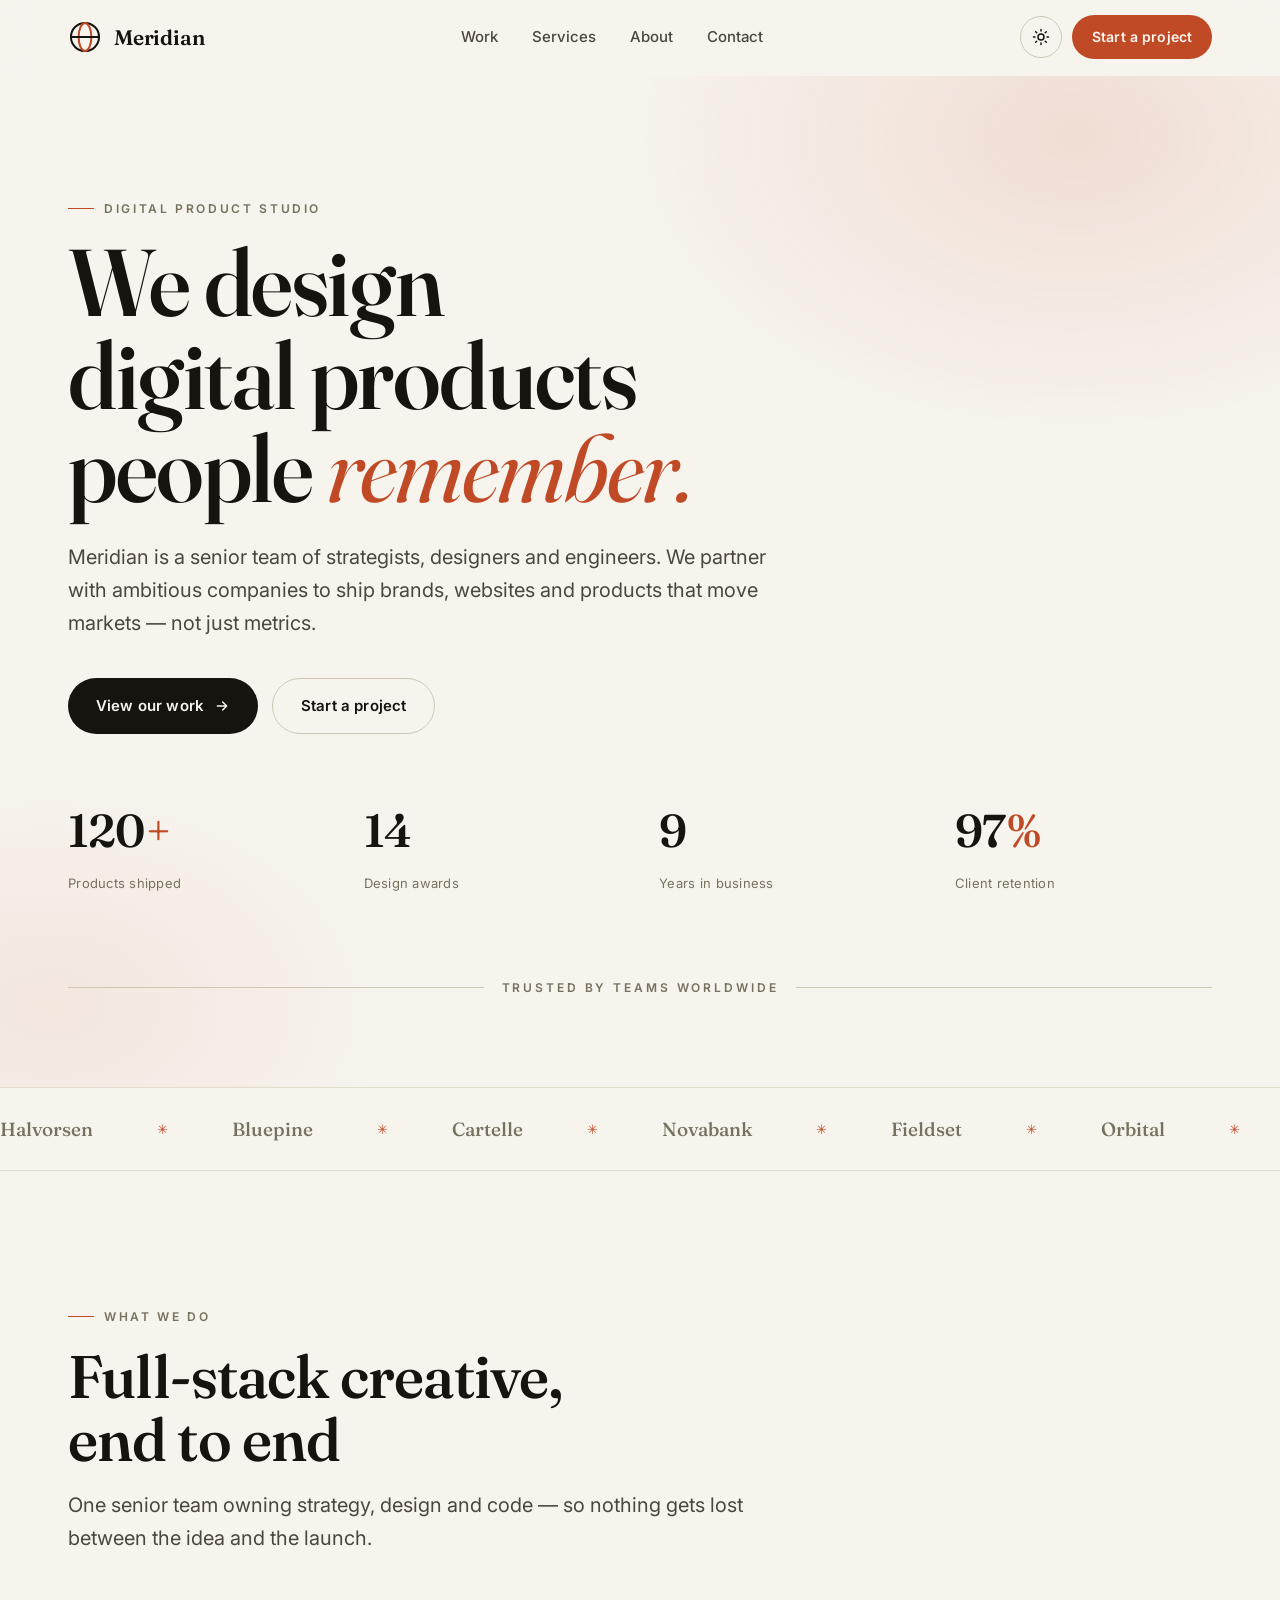
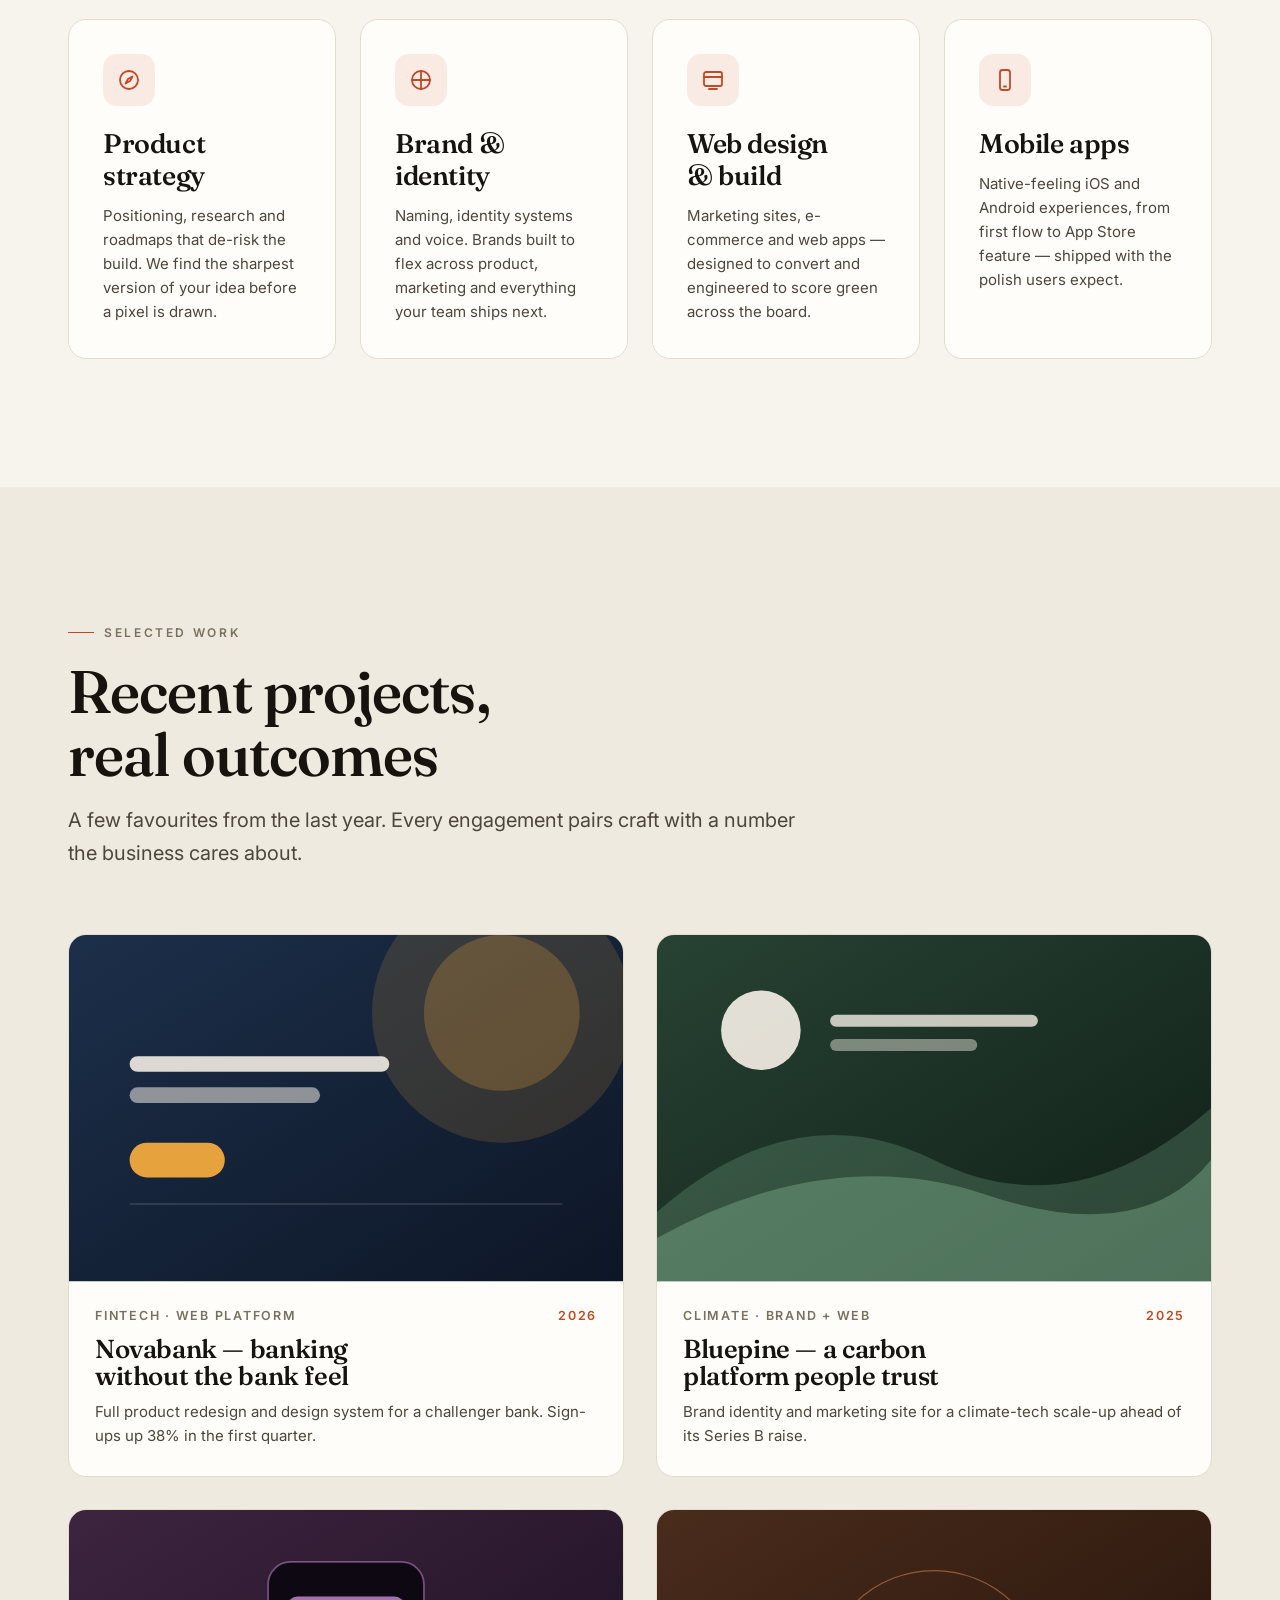
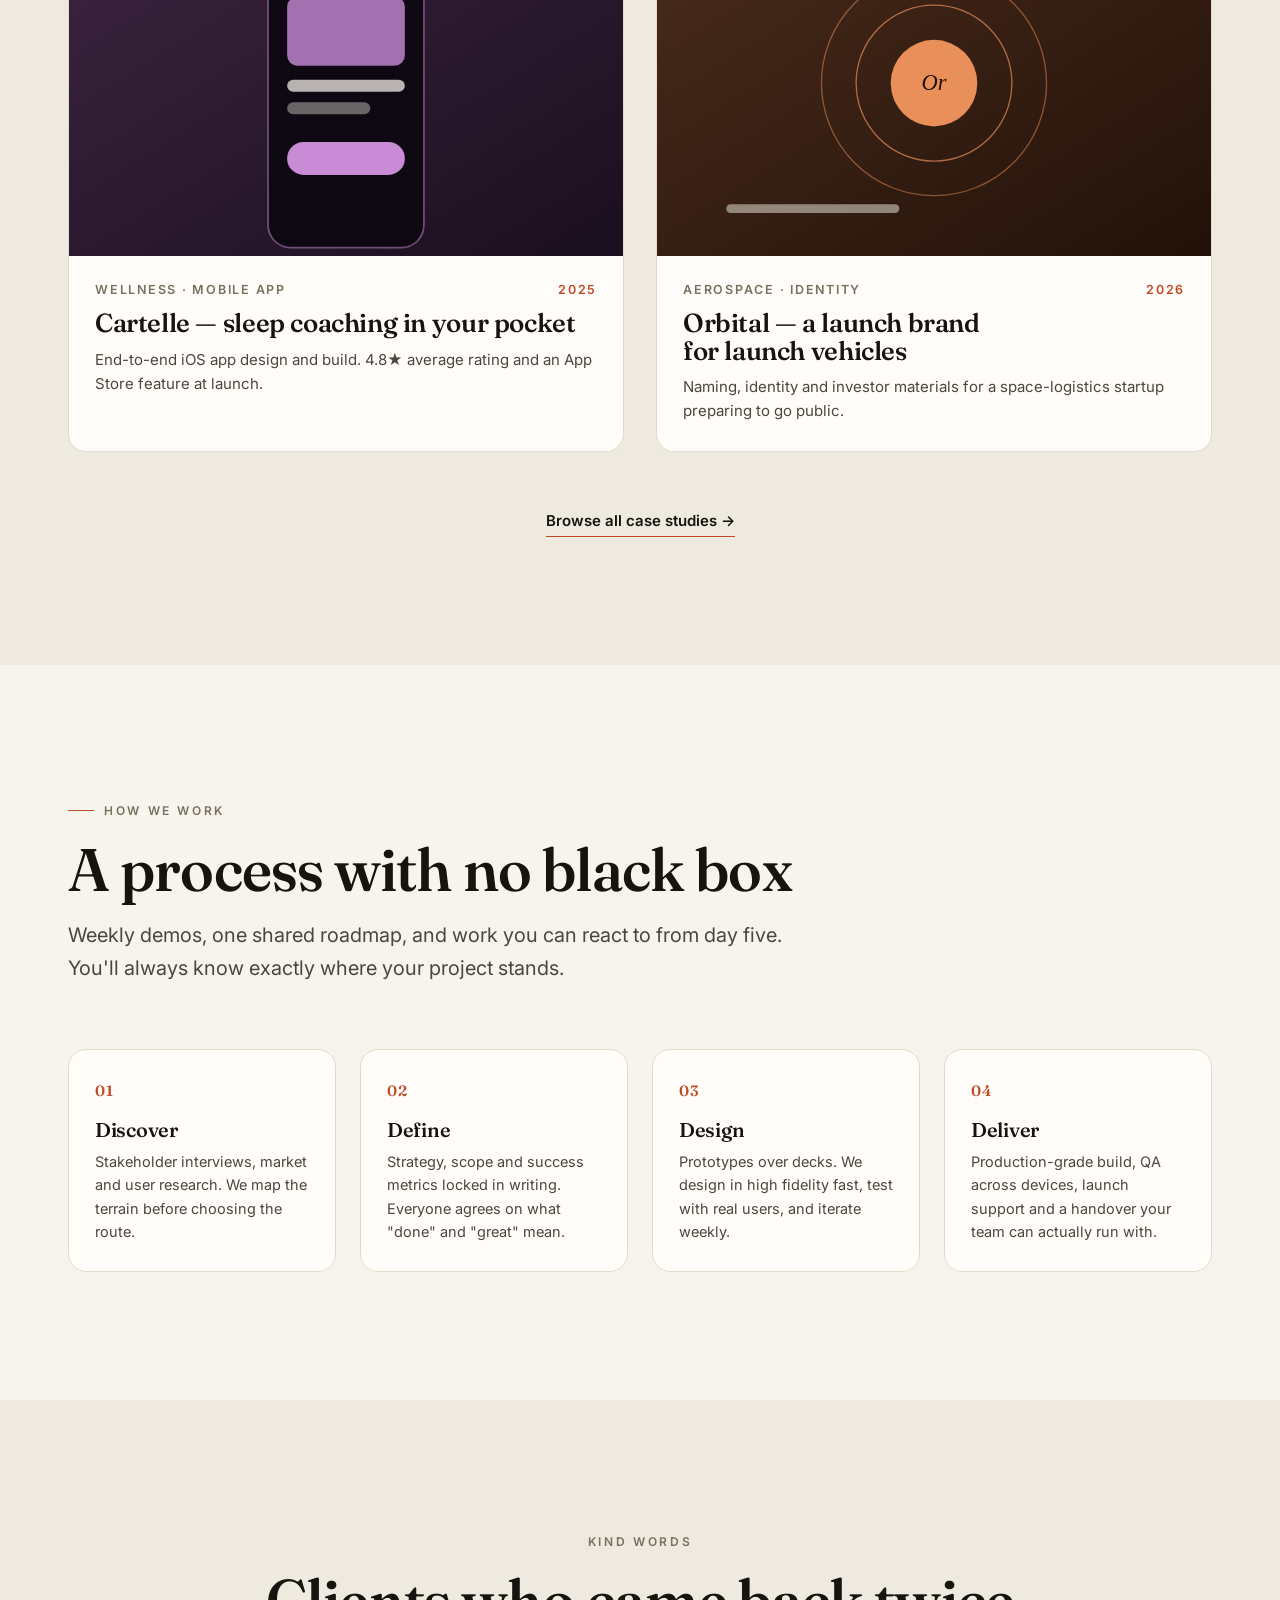
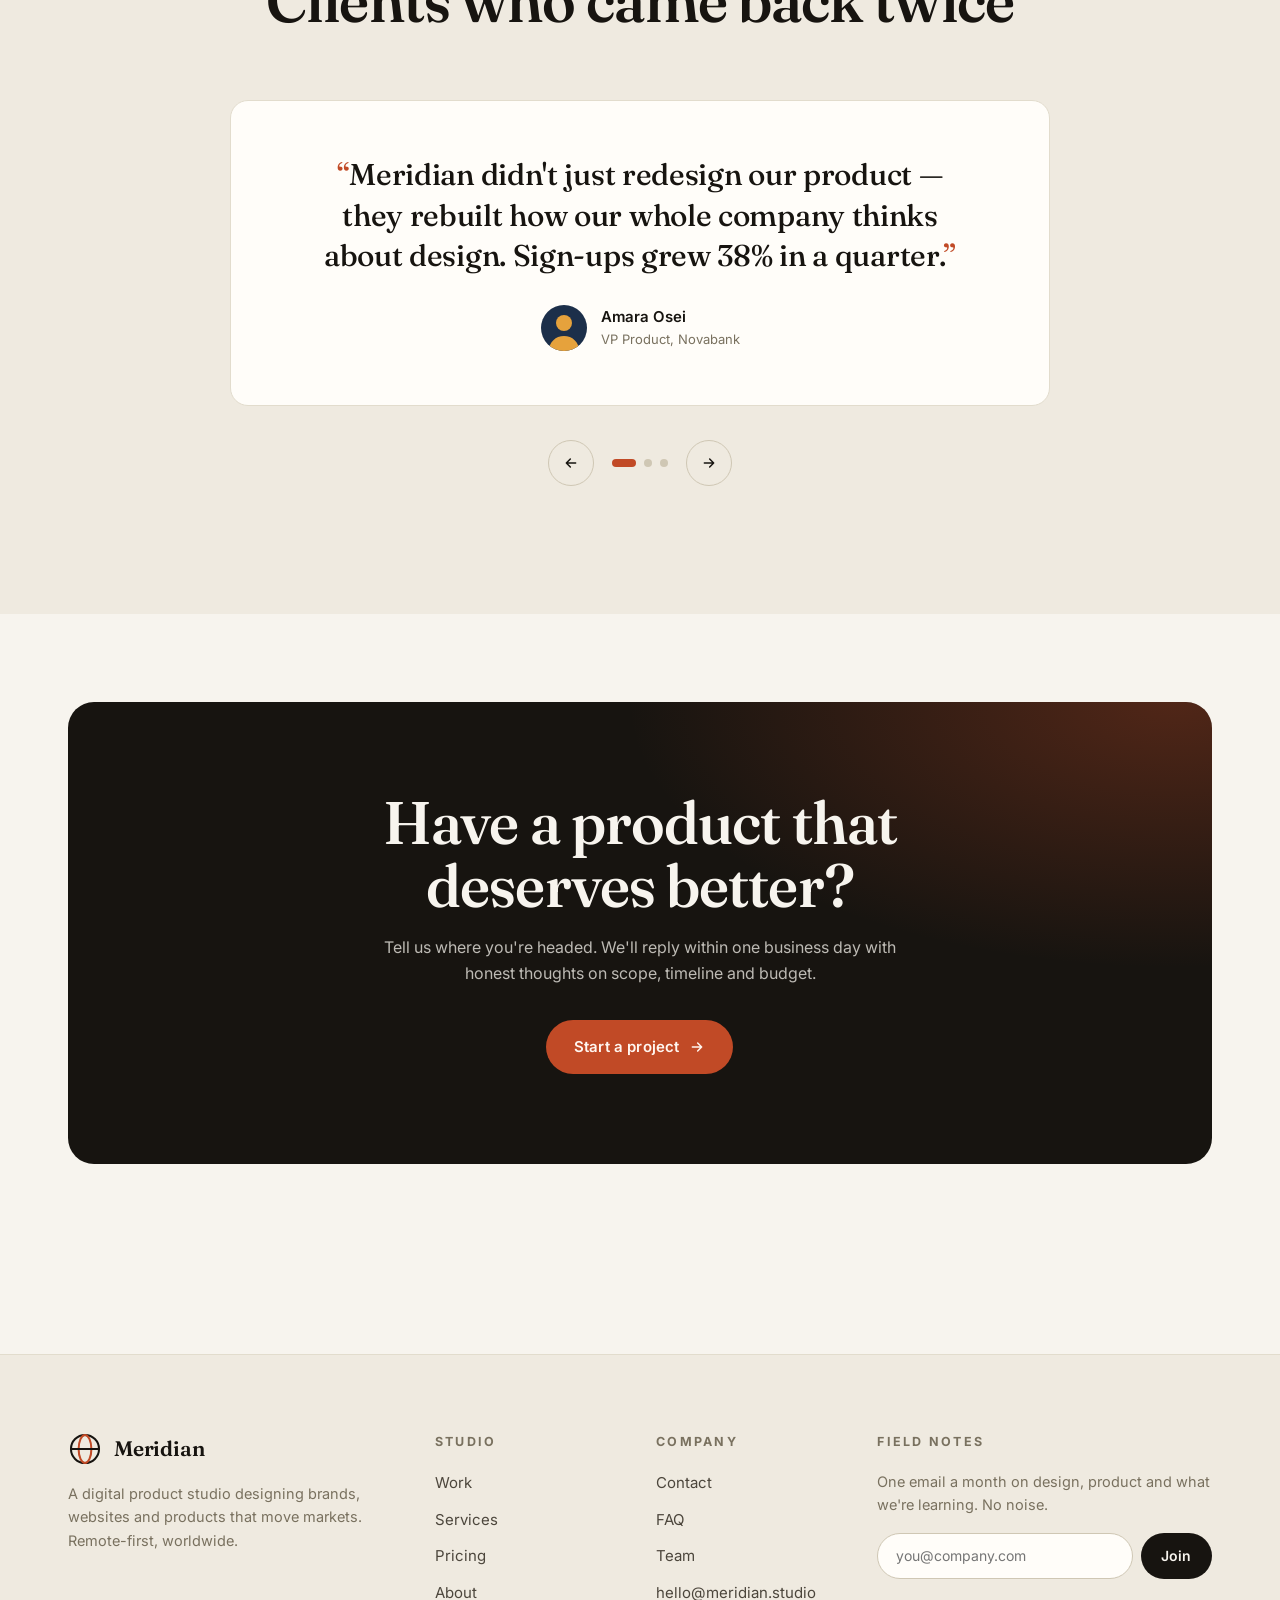
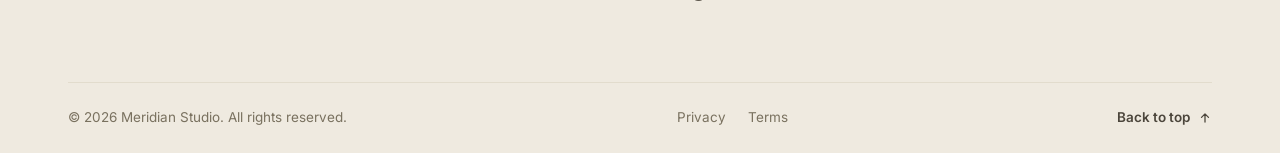
<file: index.html>
<!DOCTYPE html>
<html lang="en" data-theme="light">
<head>
<meta charset="UTF-8">
<meta name="viewport" content="width=device-width, initial-scale=1.0, viewport-fit=cover">
<title>Meridian — Digital Product Studio</title>
<meta name="description" content="Meridian is a senior digital product studio. We design and build brands, websites and products that move markets — strategy, design and engineering under one roof.">
<link rel="canonical" href="https://amoo2233.github.io/g/">
<meta property="og:type" content="website">
<meta property="og:site_name" content="Meridian Studio">
<meta property="og:title" content="Meridian — Digital Product Studio">
<meta property="og:description" content="We design and build brands, websites and products that move markets.">
<meta property="og:url" content="https://amoo2233.github.io/g/">
<meta name="twitter:card" content="summary_large_image">
<meta name="theme-color" content="#f7f4ee">
<link rel="icon" type="image/svg+xml" href="assets/favicon.svg">
<link rel="preconnect" href="https://fonts.googleapis.com">
<link rel="preconnect" href="https://fonts.gstatic.com" crossorigin>
<link href="https://fonts.googleapis.com/css2?family=Fraunces:ital,opsz,wght@0,9..144,400..700;1,9..144,400..700&family=Inter:wght@400;500;600;700&display=swap" rel="stylesheet">
<link rel="stylesheet" href="assets/css/styles.css">
<script>
  (function(){try{var t=localStorage.getItem("meridian-theme");if(!t)t=matchMedia("(prefers-color-scheme: dark)").matches?"dark":"light";document.documentElement.setAttribute("data-theme",t);}catch(e){}})();
</script>
<script type="application/ld+json">
{
  "@context": "https://schema.org",
  "@type": "ProfessionalService",
  "name": "Meridian Studio",
  "description": "Digital product studio — strategy, brand, web design and engineering.",
  "url": "https://amoo2233.github.io/g/",
  "priceRange": "$$$",
  "sameAs": []
}
</script>
</head>
<body>
<a class="skip-link" href="#main">Skip to content</a>

<header class="site-header">
  <div class="container">
    <a class="logo" href="index.html" aria-label="Meridian — home">
      <svg class="mark" viewBox="0 0 40 40" fill="none" aria-hidden="true">
        <circle cx="20" cy="20" r="16.5" stroke="currentColor" stroke-width="2.4"/>
        <ellipse cx="20" cy="20" rx="7.5" ry="16.5" style="stroke:var(--accent)" stroke-width="2.4"/>
        <line x1="3.5" y1="20" x2="36.5" y2="20" stroke="currentColor" stroke-width="2.4"/>
      </svg>
      Meridian
    </a>
    <nav class="main-nav" id="main-nav" aria-label="Primary">
      <a href="work.html">Work</a>
      <a href="services.html">Services</a>
      <a href="about.html">About</a>
      <a href="contact.html">Contact</a>
      <a class="btn btn--accent btn--sm nav-cta" href="contact.html">Start a project</a>
    </nav>
    <div class="header-actions">
      <button class="theme-toggle" type="button" aria-label="Toggle dark mode">
        <svg class="icon-sun" viewBox="0 0 24 24" fill="none" stroke="currentColor" stroke-width="2" stroke-linecap="round" aria-hidden="true"><circle cx="12" cy="12" r="4"/><path d="M12 2v2m0 16v2M4.9 4.9l1.4 1.4m11.4 11.4 1.4 1.4M2 12h2m16 0h2M4.9 19.1l1.4-1.4m11.4-11.4 1.4-1.4"/></svg>
        <svg class="icon-moon" viewBox="0 0 24 24" fill="none" stroke="currentColor" stroke-width="2" stroke-linecap="round" stroke-linejoin="round" aria-hidden="true"><path d="M21 12.8A9 9 0 1 1 11.2 3a7 7 0 0 0 9.8 9.8Z"/></svg>
      </button>
      <a class="btn btn--accent btn--sm header-cta" href="contact.html">Start a project</a>
      <button class="nav-burger" type="button" aria-expanded="false" aria-controls="main-nav" aria-label="Open menu">
        <span></span><span></span><span></span>
      </button>
    </div>
  </div>
</header>

<main id="main">

  <!-- ===== Hero ===== -->
  <section class="hero">
    <div class="hero-bg" aria-hidden="true"></div>
    <div class="container hero-grid">
      <p class="eyebrow reveal">Digital product studio</p>
      <h1 class="display-xl reveal" data-delay="1">We design digital products people <em class="swash">remember.</em></h1>
      <p class="lede reveal" data-delay="2">Meridian is a senior team of strategists, designers and engineers. We partner with ambitious companies to ship brands, websites and products that move markets — not just metrics.</p>
      <div class="hero-ctas reveal" data-delay="3">
        <a class="btn btn--primary" href="work.html">View our work
          <svg viewBox="0 0 24 24" fill="none" stroke="currentColor" stroke-width="2.2" stroke-linecap="round" stroke-linejoin="round" aria-hidden="true"><path d="M5 12h14M13 6l6 6-6 6"/></svg>
        </a>
        <a class="btn btn--ghost" href="contact.html">Start a project</a>
      </div>

      <div class="stats reveal" data-delay="4">
        <div class="stat"><div class="num"><span data-count="120">0</span><span class="suffix">+</span></div><div class="lbl">Products shipped</div></div>
        <div class="stat"><div class="num"><span data-count="14">0</span></div><div class="lbl">Design awards</div></div>
        <div class="stat"><div class="num"><span data-count="9">0</span></div><div class="lbl">Years in business</div></div>
        <div class="stat"><div class="num"><span data-count="97">0</span><span class="suffix">%</span></div><div class="lbl">Client retention</div></div>
      </div>

      <div class="hero-rule" aria-hidden="true"><span>Trusted by teams worldwide</span></div>
    </div>
  </section>

  <!-- ===== Client marquee ===== -->
  <div class="marquee-band" aria-hidden="true">
    <div class="marquee">
      <span>Halvorsen</span><span>Bluepine</span><span>Cartelle</span><span>Novabank</span><span>Fieldset</span><span>Orbital</span><span>Kinfolk Labs</span><span>Amberline</span>
      <span>Halvorsen</span><span>Bluepine</span><span>Cartelle</span><span>Novabank</span><span>Fieldset</span><span>Orbital</span><span>Kinfolk Labs</span><span>Amberline</span>
    </div>
  </div>

  <!-- ===== Services ===== -->
  <section class="section" aria-labelledby="services-title">
    <div class="container">
      <div class="section-head reveal">
        <p class="eyebrow">What we do</p>
        <h2 id="services-title" class="display-l">Full-stack creative, end to end</h2>
        <p class="lede">One senior team owning strategy, design and code — so nothing gets lost between the idea and the launch.</p>
      </div>
      <div class="grid-4">
        <article class="card reveal">
          <div class="card-icon"><svg viewBox="0 0 24 24" fill="none" stroke="currentColor" stroke-width="1.8" stroke-linecap="round" stroke-linejoin="round" aria-hidden="true"><circle cx="12" cy="12" r="9"/><path d="M15.5 8.5 13 13l-4.5 2.5L11 11z"/></svg></div>
          <h3 class="display-s">Product strategy</h3>
          <p>Positioning, research and roadmaps that de-risk the build. We find the sharpest version of your idea before a pixel is drawn.</p>
        </article>
        <article class="card reveal" data-delay="1">
          <div class="card-icon"><svg viewBox="0 0 24 24" fill="none" stroke="currentColor" stroke-width="1.8" stroke-linecap="round" stroke-linejoin="round" aria-hidden="true"><path d="M12 3v18M3 12h18"/><circle cx="12" cy="12" r="9"/></svg></div>
          <h3 class="display-s">Brand &amp; identity</h3>
          <p>Naming, identity systems and voice. Brands built to flex across product, marketing and everything your team ships next.</p>
        </article>
        <article class="card reveal" data-delay="2">
          <div class="card-icon"><svg viewBox="0 0 24 24" fill="none" stroke="currentColor" stroke-width="1.8" stroke-linecap="round" stroke-linejoin="round" aria-hidden="true"><rect x="3" y="4" width="18" height="14" rx="2"/><path d="M3 9h18M8 21h8"/></svg></div>
          <h3 class="display-s">Web design &amp; build</h3>
          <p>Marketing sites, e-commerce and web apps — designed to convert and engineered to score green across the board.</p>
        </article>
        <article class="card reveal" data-delay="3">
          <div class="card-icon"><svg viewBox="0 0 24 24" fill="none" stroke="currentColor" stroke-width="1.8" stroke-linecap="round" stroke-linejoin="round" aria-hidden="true"><rect x="7" y="2" width="10" height="20" rx="2.5"/><path d="M11 18.5h2"/></svg></div>
          <h3 class="display-s">Mobile apps</h3>
          <p>Native-feeling iOS and Android experiences, from first flow to App Store feature — shipped with the polish users expect.</p>
        </article>
      </div>
    </div>
  </section>

  <!-- ===== Selected work ===== -->
  <section class="section section--alt" aria-labelledby="work-title">
    <div class="container">
      <div class="section-head reveal">
        <p class="eyebrow">Selected work</p>
        <h2 id="work-title" class="display-l">Recent projects, real outcomes</h2>
        <p class="lede">A few favourites from the last year. Every engagement pairs craft with a number the business cares about.</p>
      </div>

      <div class="work-grid">
        <a class="work-card reveal" href="work.html">
          <div class="work-cover" aria-hidden="true">
            <svg viewBox="0 0 640 400" preserveAspectRatio="xMidYMid slice">
              <defs><linearGradient id="hg1" x1="0" y1="0" x2="1" y2="1"><stop offset="0" stop-color="#1c2f4a"/><stop offset="1" stop-color="#0d1626"/></linearGradient></defs>
              <rect width="640" height="400" fill="url(#hg1)"/>
              <circle cx="500" cy="90" r="150" fill="#e6a23c" opacity=".16"/>
              <circle cx="500" cy="90" r="90" fill="#e6a23c" opacity=".25"/>
              <rect x="70" y="140" width="300" height="18" rx="9" fill="#f2ede4" opacity=".9"/>
              <rect x="70" y="176" width="220" height="18" rx="9" fill="#f2ede4" opacity=".55"/>
              <rect x="70" y="240" width="110" height="40" rx="20" fill="#e6a23c"/>
              <rect x="70" y="310" width="500" height="1.5" fill="#f2ede4" opacity=".18"/>
            </svg>
          </div>
          <div class="work-body">
            <div class="work-kicker"><span>Fintech · Web platform</span><span class="yr">2026</span></div>
            <h3>Novabank — banking without the bank feel</h3>
            <p>Full product redesign and design system for a challenger bank. Sign-ups up 38% in the first quarter.</p>
          </div>
        </a>

        <a class="work-card reveal" data-delay="1" href="work.html">
          <div class="work-cover" aria-hidden="true">
            <svg viewBox="0 0 640 400" preserveAspectRatio="xMidYMid slice">
              <defs><linearGradient id="hg2" x1="0" y1="0" x2="1" y2="1"><stop offset="0" stop-color="#274233"/><stop offset="1" stop-color="#101f17"/></linearGradient></defs>
              <rect width="640" height="400" fill="url(#hg2)"/>
              <path d="M0 320 Q160 180 320 260 T640 200 V400 H0 Z" fill="#8fc7a0" opacity=".22"/>
              <path d="M0 350 Q200 240 380 300 T640 260 V400 H0 Z" fill="#8fc7a0" opacity=".35"/>
              <circle cx="120" cy="110" r="46" fill="#f2ede4" opacity=".92"/>
              <rect x="200" y="92" width="240" height="14" rx="7" fill="#f2ede4" opacity=".8"/>
              <rect x="200" y="120" width="170" height="14" rx="7" fill="#f2ede4" opacity=".45"/>
            </svg>
          </div>
          <div class="work-body">
            <div class="work-kicker"><span>Climate · Brand + web</span><span class="yr">2025</span></div>
            <h3>Bluepine — a carbon platform people trust</h3>
            <p>Brand identity and marketing site for a climate-tech scale-up ahead of its Series B raise.</p>
          </div>
        </a>

        <a class="work-card reveal" href="work.html">
          <div class="work-cover" aria-hidden="true">
            <svg viewBox="0 0 640 400" preserveAspectRatio="xMidYMid slice">
              <defs><linearGradient id="hg3" x1="0" y1="0" x2="1" y2="1"><stop offset="0" stop-color="#3d2440"/><stop offset="1" stop-color="#1a0f1e"/></linearGradient></defs>
              <rect width="640" height="400" fill="url(#hg3)"/>
              <rect x="230" y="60" width="180" height="330" rx="26" fill="#0d0812"/>
              <rect x="230" y="60" width="180" height="330" rx="26" fill="none" stroke="#c98bd6" stroke-opacity=".5" stroke-width="2"/>
              <rect x="252" y="100" width="136" height="80" rx="12" fill="#c98bd6" opacity=".8"/>
              <rect x="252" y="196" width="136" height="14" rx="7" fill="#f2ede4" opacity=".75"/>
              <rect x="252" y="222" width="96" height="14" rx="7" fill="#f2ede4" opacity=".4"/>
              <rect x="252" y="268" width="136" height="38" rx="19" fill="#c98bd6"/>
            </svg>
          </div>
          <div class="work-body">
            <div class="work-kicker"><span>Wellness · Mobile app</span><span class="yr">2025</span></div>
            <h3>Cartelle — sleep coaching in your pocket</h3>
            <p>End-to-end iOS app design and build. 4.8★ average rating and an App Store feature at launch.</p>
          </div>
        </a>

        <a class="work-card reveal" data-delay="1" href="work.html">
          <div class="work-cover" aria-hidden="true">
            <svg viewBox="0 0 640 400" preserveAspectRatio="xMidYMid slice">
              <defs><linearGradient id="hg4" x1="0" y1="0" x2="1" y2="1"><stop offset="0" stop-color="#4a2c1c"/><stop offset="1" stop-color="#221109"/></linearGradient></defs>
              <rect width="640" height="400" fill="url(#hg4)"/>
              <circle cx="320" cy="200" r="130" fill="none" stroke="#e88f5a" stroke-width="1.5" opacity=".5"/>
              <circle cx="320" cy="200" r="90" fill="none" stroke="#e88f5a" stroke-width="1.5" opacity=".7"/>
              <circle cx="320" cy="200" r="50" fill="#e88f5a"/>
              <text x="320" y="208" text-anchor="middle" font-family="Georgia,serif" font-size="26" fill="#221109" font-style="italic">Or</text>
              <rect x="80" y="340" width="200" height="10" rx="5" fill="#f2ede4" opacity=".5"/>
            </svg>
          </div>
          <div class="work-body">
            <div class="work-kicker"><span>Aerospace · Identity</span><span class="yr">2026</span></div>
            <h3>Orbital — a launch brand for launch vehicles</h3>
            <p>Naming, identity and investor materials for a space-logistics startup preparing to go public.</p>
          </div>
        </a>
      </div>

      <div style="text-align:center;margin-top:clamp(36px,5vw,56px)" class="reveal">
        <a class="link-arrow" href="work.html">Browse all case studies →</a>
      </div>
    </div>
  </section>

  <!-- ===== Process ===== -->
  <section class="section" aria-labelledby="process-title">
    <div class="container">
      <div class="section-head reveal">
        <p class="eyebrow">How we work</p>
        <h2 id="process-title" class="display-l">A process with no black box</h2>
        <p class="lede">Weekly demos, one shared roadmap, and work you can react to from day five. You'll always know exactly where your project stands.</p>
      </div>
      <div class="steps">
        <div class="step reveal"><h3>Discover</h3><p>Stakeholder interviews, market and user research. We map the terrain before choosing the route.</p></div>
        <div class="step reveal" data-delay="1"><h3>Define</h3><p>Strategy, scope and success metrics locked in writing. Everyone agrees on what "done" and "great" mean.</p></div>
        <div class="step reveal" data-delay="2"><h3>Design</h3><p>Prototypes over decks. We design in high fidelity fast, test with real users, and iterate weekly.</p></div>
        <div class="step reveal" data-delay="3"><h3>Deliver</h3><p>Production-grade build, QA across devices, launch support and a handover your team can actually run with.</p></div>
      </div>
    </div>
  </section>

  <!-- ===== Testimonials ===== -->
  <section class="section section--alt" aria-labelledby="testi-title">
    <div class="container">
      <div class="section-head center reveal">
        <p class="eyebrow">Kind words</p>
        <h2 id="testi-title" class="display-l">Clients who came back twice</h2>
      </div>

      <div class="testimonials reveal" data-slider>
        <div class="testi-track">
          <div class="testi-slides">
            <div class="testi-slide">
              <div class="testi-card">
                <blockquote>Meridian didn't just redesign our product — they rebuilt how our whole company thinks about design. Sign-ups grew 38% in a quarter.</blockquote>
                <div class="testi-who">
                  <div class="avatar" aria-hidden="true"><svg viewBox="0 0 46 46"><rect width="46" height="46" fill="#1c2f4a"/><circle cx="23" cy="18" r="8" fill="#e6a23c"/><path d="M8 46c0-9 6.7-15 15-15s15 6 15 15" fill="#e6a23c"/></svg></div>
                  <div><div class="who-name">Amara Osei</div><div class="who-role">VP Product, Novabank</div></div>
                </div>
              </div>
            </div>
            <div class="testi-slide">
              <div class="testi-card">
                <blockquote>The rare studio that argues with you when you're wrong and ships ahead of schedule when you're right. Worth every dollar.</blockquote>
                <div class="testi-who">
                  <div class="avatar" aria-hidden="true"><svg viewBox="0 0 46 46"><rect width="46" height="46" fill="#274233"/><circle cx="23" cy="18" r="8" fill="#8fc7a0"/><path d="M8 46c0-9 6.7-15 15-15s15 6 15 15" fill="#8fc7a0"/></svg></div>
                  <div><div class="who-name">Jonas Lindqvist</div><div class="who-role">CEO, Bluepine</div></div>
                </div>
              </div>
            </div>
            <div class="testi-slide">
              <div class="testi-card">
                <blockquote>From naming to App Store feature in five months. Our investors still mention the brand in every meeting.</blockquote>
                <div class="testi-who">
                  <div class="avatar" aria-hidden="true"><svg viewBox="0 0 46 46"><rect width="46" height="46" fill="#3d2440"/><circle cx="23" cy="18" r="8" fill="#c98bd6"/><path d="M8 46c0-9 6.7-15 15-15s15 6 15 15" fill="#c98bd6"/></svg></div>
                  <div><div class="who-name">Priya Raghavan</div><div class="who-role">Founder, Cartelle</div></div>
                </div>
              </div>
            </div>
          </div>
        </div>
        <div class="testi-nav">
          <button class="testi-btn" type="button" data-prev aria-label="Previous testimonial"><svg viewBox="0 0 24 24" fill="none" stroke="currentColor" stroke-width="2.2" stroke-linecap="round" stroke-linejoin="round"><path d="M19 12H5m6-6-6 6 6 6"/></svg></button>
          <div class="testi-dots" role="tablist" aria-label="Testimonials"></div>
          <button class="testi-btn" type="button" data-next aria-label="Next testimonial"><svg viewBox="0 0 24 24" fill="none" stroke="currentColor" stroke-width="2.2" stroke-linecap="round" stroke-linejoin="round"><path d="M5 12h14m-6-6 6 6-6 6"/></svg></button>
        </div>
      </div>
    </div>
  </section>

  <!-- ===== CTA ===== -->
  <section class="section section--tight">
    <div class="container">
      <div class="cta-band reveal">
        <h2 class="display-l">Have a product that deserves better?</h2>
        <p>Tell us where you're headed. We'll reply within one business day with honest thoughts on scope, timeline and budget.</p>
        <a class="btn btn--accent" href="contact.html">Start a project
          <svg viewBox="0 0 24 24" fill="none" stroke="currentColor" stroke-width="2.2" stroke-linecap="round" stroke-linejoin="round" aria-hidden="true"><path d="M5 12h14M13 6l6 6-6 6"/></svg>
        </a>
      </div>
    </div>
  </section>

</main>

<footer class="site-footer">
  <div class="container">
    <div class="footer-top">
      <div class="footer-brand">
        <a class="logo" href="index.html" aria-label="Meridian — home">
          <svg class="mark" viewBox="0 0 40 40" fill="none" aria-hidden="true">
            <circle cx="20" cy="20" r="16.5" stroke="currentColor" stroke-width="2.4"/>
            <ellipse cx="20" cy="20" rx="7.5" ry="16.5" style="stroke:var(--accent)" stroke-width="2.4"/>
            <line x1="3.5" y1="20" x2="36.5" y2="20" stroke="currentColor" stroke-width="2.4"/>
          </svg>
          Meridian
        </a>
        <p>A digital product studio designing brands, websites and products that move markets. Remote-first, worldwide.</p>
      </div>
      <nav class="footer-col" aria-label="Studio">
        <div class="col-title">Studio</div>
        <ul>
          <li><a href="work.html">Work</a></li>
          <li><a href="services.html">Services</a></li>
          <li><a href="services.html#pricing">Pricing</a></li>
          <li><a href="about.html">About</a></li>
        </ul>
      </nav>
      <nav class="footer-col" aria-label="Company">
        <div class="col-title">Company</div>
        <ul>
          <li><a href="contact.html">Contact</a></li>
          <li><a href="contact.html#faq">FAQ</a></li>
          <li><a href="about.html#team">Team</a></li>
          <li><a href="mailto:hello@meridian.studio">hello@meridian.studio</a></li>
        </ul>
      </nav>
      <div class="footer-col footer-news">
        <div class="col-title">Field notes</div>
        <p>One email a month on design, product and what we're learning. No noise.</p>
        <form class="news-form" novalidate>
          <label class="skip-link" for="news-email">Email address</label>
          <input id="news-email" type="email" name="email" placeholder="you@company.com" autocomplete="email" required>
          <button class="btn btn--primary btn--sm" type="submit">Join</button>
        </form>
        <p class="news-done" role="status">You're in — see you next month. ✳</p>
      </div>
    </div>
    <div class="footer-bottom">
      <span>© <span data-year>2026</span> Meridian Studio. All rights reserved.</span>
      <div class="legal">
        <a href="privacy.html">Privacy</a>
        <a href="terms.html">Terms</a>
      </div>
      <a class="to-top" href="#top" onclick="window.scrollTo({top:0,behavior:'smooth'});return false;">Back to top
        <svg viewBox="0 0 24 24" fill="none" stroke="currentColor" stroke-width="2.2" stroke-linecap="round" stroke-linejoin="round" aria-hidden="true"><path d="M12 19V5m-6 6 6-6 6 6"/></svg>
      </a>
    </div>
  </div>
</footer>

<script src="assets/js/main.js"></script>
</body>
</html>
</file>
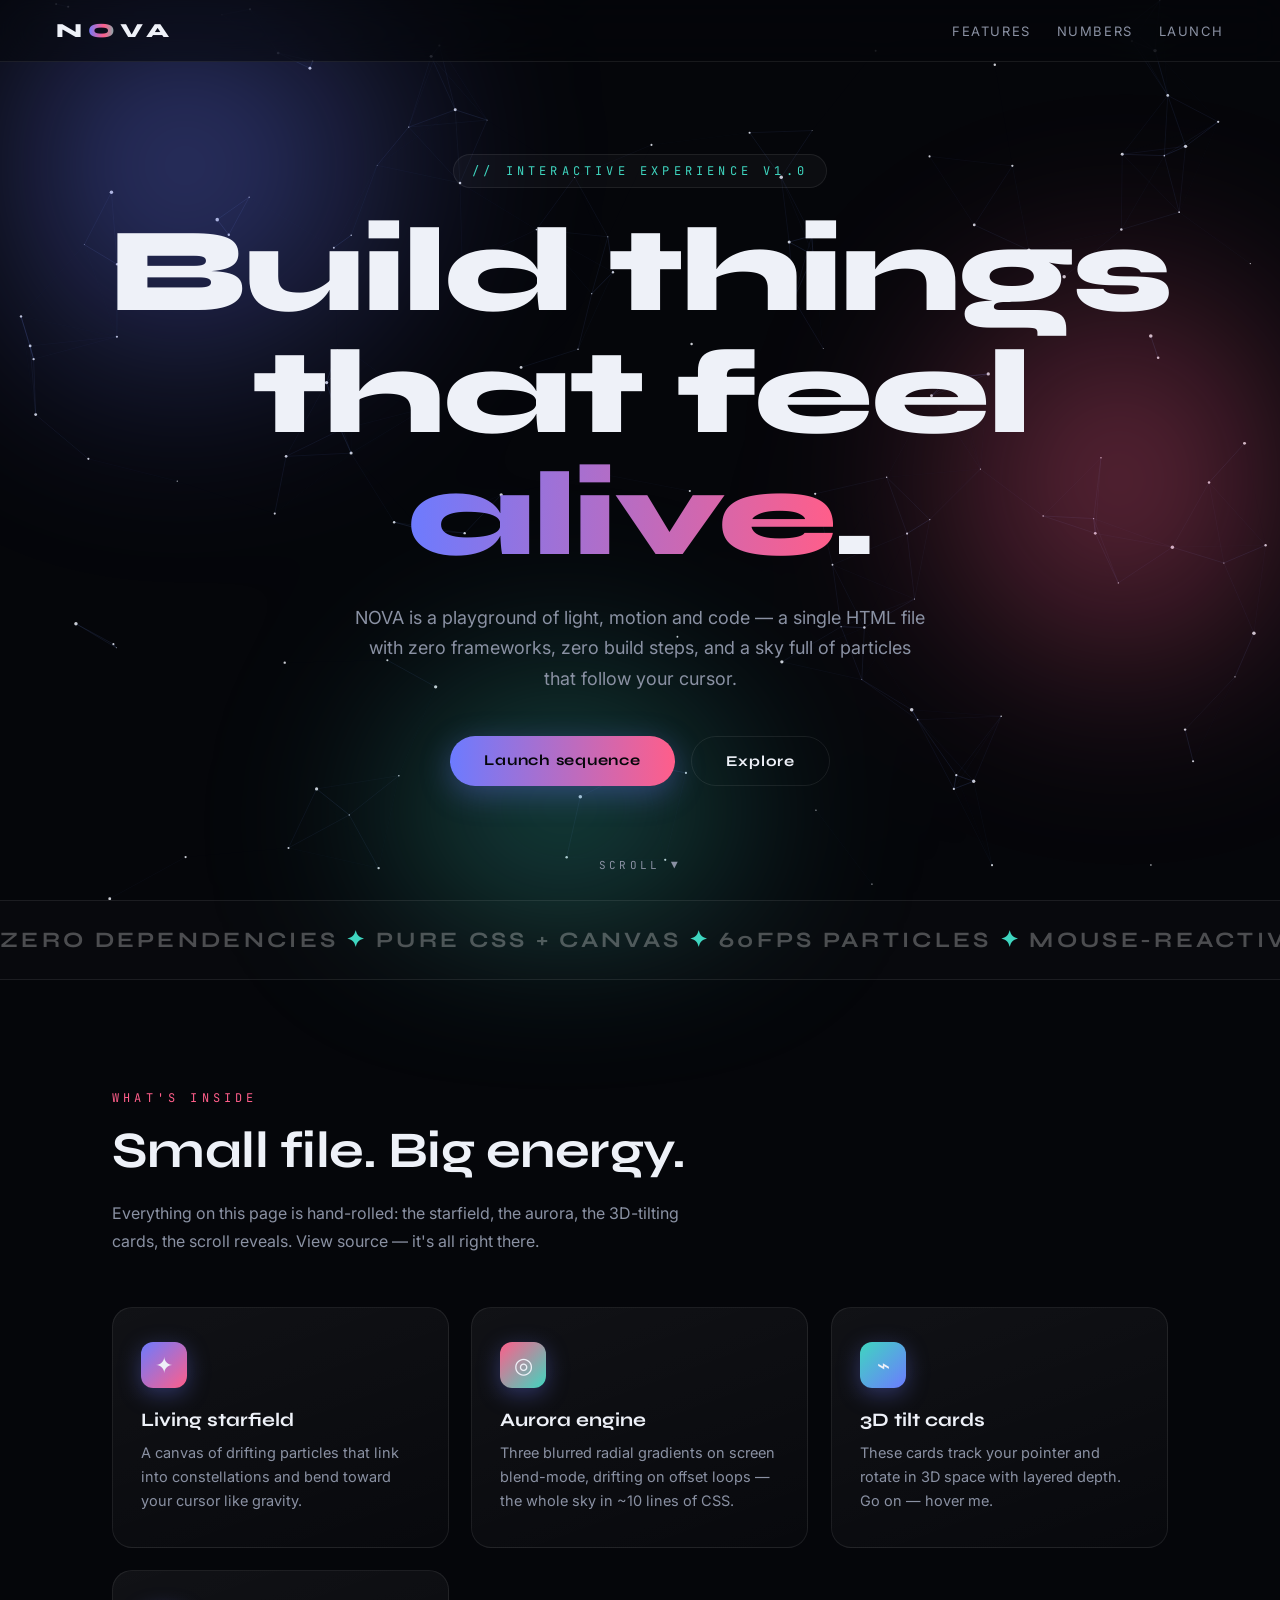
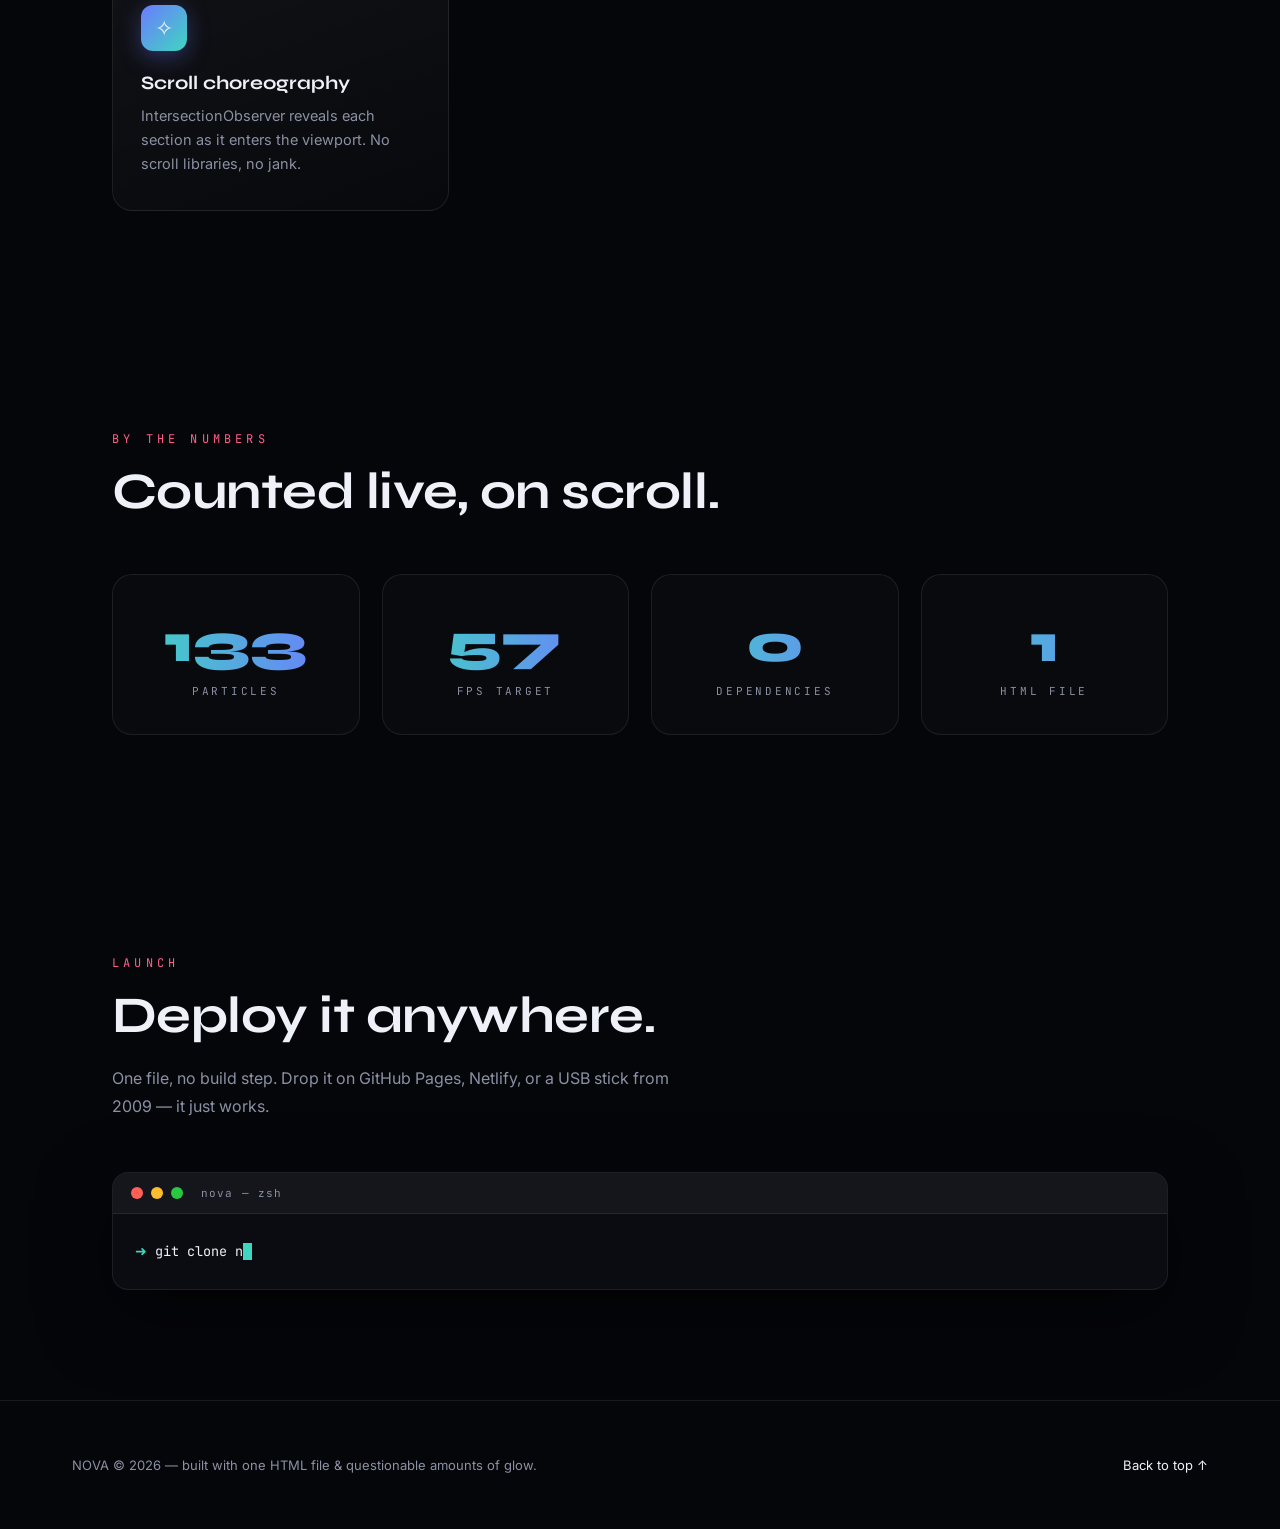
<file: cool/index.html>
<!DOCTYPE html>
<html lang="en">
<head>
<meta charset="UTF-8">
<meta name="viewport" content="width=device-width, initial-scale=1.0">
<title>NOVA — Beyond the Horizon</title>
<meta name="description" content="NOVA — an interactive experience beyond the horizon.">
<style>
  @import url('https://fonts.googleapis.com/css2?family=Syne:wght@500;700;800&family=Inter:wght@400;500;600&family=JetBrains+Mono:wght@400;500&display=swap');

  :root{
    --bg:#05060a;
    --bg-soft:#0b0d14;
    --line:rgba(255,255,255,.08);
    --ink:#eef1f8;
    --mut:#8a91a3;
    --c1:#6c7bff;   /* indigo */
    --c2:#ff5e8a;   /* pink   */
    --c3:#3fd6c0;   /* mint   */
    --f-d:"Syne",sans-serif;
    --f-b:"Inter",sans-serif;
    --f-m:"JetBrains Mono",monospace;
  }
  *{margin:0;padding:0;box-sizing:border-box}
  html{scroll-behavior:smooth}
  body{
    background:var(--bg);color:var(--ink);font-family:var(--f-b);
    overflow-x:hidden;-webkit-font-smoothing:antialiased;
  }
  ::selection{background:var(--c2);color:#000}

  /* ---------- particle canvas ---------- */
  #stars{position:fixed;inset:0;z-index:0;pointer-events:none}

  /* ---------- aurora blobs ---------- */
  .aurora{position:fixed;inset:0;z-index:0;overflow:hidden;pointer-events:none;filter:blur(90px);opacity:.5}
  .aurora span{position:absolute;border-radius:50%;mix-blend-mode:screen;animation:drift 26s ease-in-out infinite alternate}
  .aurora span:nth-child(1){width:52vw;height:52vw;left:-12vw;top:-14vw;background:radial-gradient(circle,var(--c1),transparent 65%)}
  .aurora span:nth-child(2){width:44vw;height:44vw;right:-10vw;top:22vh;background:radial-gradient(circle,var(--c2),transparent 65%);animation-delay:-9s}
  .aurora span:nth-child(3){width:40vw;height:40vw;left:24vw;bottom:-16vw;background:radial-gradient(circle,var(--c3),transparent 65%);animation-delay:-17s}
  @keyframes drift{
    0%{transform:translate(0,0) scale(1)}
    50%{transform:translate(6vw,-4vh) scale(1.15)}
    100%{transform:translate(-5vw,5vh) scale(.95)}
  }

  /* ---------- nav ---------- */
  nav{
    position:fixed;top:0;left:0;right:0;z-index:50;
    display:flex;align-items:center;justify-content:space-between;
    padding:18px clamp(20px,5vw,56px);
    background:rgba(5,6,10,.55);backdrop-filter:blur(18px);
    border-bottom:1px solid var(--line);
  }
  .logo{font-family:var(--f-d);font-weight:800;font-size:20px;letter-spacing:.3em;text-decoration:none;color:var(--ink)}
  .logo em{font-style:normal;background:linear-gradient(90deg,var(--c1),var(--c2),var(--c3));-webkit-background-clip:text;background-clip:text;color:transparent}
  .nav-links{display:flex;gap:26px}
  .nav-links a{color:var(--mut);text-decoration:none;font-size:13px;letter-spacing:.12em;text-transform:uppercase;transition:color .25s}
  .nav-links a:hover{color:var(--ink)}
  @media(max-width:640px){.nav-links{display:none}}

  /* ---------- hero ---------- */
  .hero{
    position:relative;z-index:1;min-height:100svh;
    display:flex;flex-direction:column;justify-content:center;align-items:center;
    text-align:center;padding:120px 20px 80px;
  }
  .tag{
    font-family:var(--f-m);font-size:12px;letter-spacing:.35em;color:var(--c3);
    text-transform:uppercase;margin-bottom:22px;
    border:1px solid var(--line);border-radius:999px;padding:8px 18px;
    background:rgba(255,255,255,.03);
  }
  h1{
    font-family:var(--f-d);font-weight:800;
    font-size:clamp(3rem,10vw,7.5rem);line-height:1.02;letter-spacing:-.02em;
    max-width:14ch;
  }
  h1 .grad{background:linear-gradient(90deg,var(--c1),var(--c2) 50%,var(--c3));background-size:200% 100%;-webkit-background-clip:text;background-clip:text;color:transparent;animation:hue 8s linear infinite}
  @keyframes hue{to{background-position:200% 0}}
  .sub{margin-top:26px;max-width:52ch;color:var(--mut);font-size:clamp(15px,1.6vw,18px);line-height:1.7}
  .cta-row{display:flex;gap:16px;margin-top:42px;flex-wrap:wrap;justify-content:center}
  .btn{
    font-family:var(--f-d);font-weight:700;font-size:15px;letter-spacing:.05em;
    padding:15px 34px;border-radius:999px;text-decoration:none;cursor:pointer;border:0;
    transition:transform .25s,box-shadow .25s;
  }
  .btn:hover{transform:translateY(-3px)}
  .btn-primary{color:#05060a;background:linear-gradient(90deg,var(--c1),var(--c2));box-shadow:0 8px 30px rgba(108,123,255,.35)}
  .btn-primary:hover{box-shadow:0 14px 44px rgba(255,94,138,.45)}
  .btn-ghost{color:var(--ink);background:transparent;border:1px solid var(--line)}
  .btn-ghost:hover{border-color:var(--c3)}
  .scroll-hint{position:absolute;bottom:28px;color:var(--mut);font-family:var(--f-m);font-size:11px;letter-spacing:.3em;animation:bob 2.2s ease-in-out infinite}
  @keyframes bob{0%,100%{transform:translateY(0);opacity:.5}50%{transform:translateY(8px);opacity:1}}

  /* ---------- sections ---------- */
  section{position:relative;z-index:1;padding:110px clamp(20px,6vw,72px);max-width:1200px;margin:0 auto}
  .kicker{font-family:var(--f-m);font-size:12px;letter-spacing:.35em;text-transform:uppercase;color:var(--c2);margin-bottom:14px}
  h2{font-family:var(--f-d);font-weight:700;font-size:clamp(1.9rem,4.5vw,3.2rem);letter-spacing:-.01em;margin-bottom:18px}
  .lead{color:var(--mut);max-width:60ch;line-height:1.75;font-size:16px}

  /* reveal on scroll */
  .reveal{opacity:0;transform:translateY(36px);transition:opacity .8s ease,transform .8s cubic-bezier(.2,.7,.2,1)}
  .reveal.in{opacity:1;transform:none}

  /* ---------- feature cards (tilt) ---------- */
  .grid{display:grid;grid-template-columns:repeat(auto-fit,minmax(260px,1fr));gap:22px;margin-top:52px}
  .card{
    position:relative;padding:34px 28px;border-radius:20px;
    background:linear-gradient(160deg,rgba(255,255,255,.05),rgba(255,255,255,.015));
    border:1px solid var(--line);
    transition:transform .2s ease-out,border-color .3s;
    transform-style:preserve-3d;will-change:transform;
  }
  .card:hover{border-color:rgba(255,255,255,.22)}
  .card .ico{
    width:46px;height:46px;border-radius:12px;display:grid;place-items:center;
    font-size:22px;margin-bottom:20px;
    background:linear-gradient(135deg,var(--c1),var(--c2));
    box-shadow:0 6px 22px rgba(108,123,255,.35);
    transform:translateZ(30px);
  }
  .card h3{font-family:var(--f-d);font-size:19px;font-weight:700;margin-bottom:10px;transform:translateZ(24px)}
  .card p{color:var(--mut);font-size:14.5px;line-height:1.65;transform:translateZ(16px)}

  /* ---------- stats ---------- */
  .stats{display:grid;grid-template-columns:repeat(auto-fit,minmax(180px,1fr));gap:22px;margin-top:52px;text-align:center}
  .stat{padding:36px 16px;border-radius:20px;border:1px solid var(--line);background:rgba(255,255,255,.02)}
  .stat .num{font-family:var(--f-d);font-weight:800;font-size:clamp(2.2rem,4.5vw,3.4rem);background:linear-gradient(90deg,var(--c3),var(--c1));-webkit-background-clip:text;background-clip:text;color:transparent}
  .stat .lbl{margin-top:8px;color:var(--mut);font-family:var(--f-m);font-size:11px;letter-spacing:.25em;text-transform:uppercase}

  /* ---------- marquee ---------- */
  .marquee{overflow:hidden;border-top:1px solid var(--line);border-bottom:1px solid var(--line);padding:26px 0;position:relative;z-index:1;background:rgba(255,255,255,.015)}
  .marquee-track{display:flex;gap:64px;width:max-content;animation:scrollx 28s linear infinite;font-family:var(--f-d);font-weight:700;font-size:22px;letter-spacing:.15em;text-transform:uppercase;color:rgba(255,255,255,.28);white-space:nowrap}
  .marquee-track span b{color:var(--c3);font-weight:700}
  @keyframes scrollx{to{transform:translateX(-50%)}}

  /* ---------- terminal ---------- */
  .term{
    margin-top:52px;border-radius:16px;overflow:hidden;border:1px solid var(--line);
    background:#0a0c12;box-shadow:0 24px 70px rgba(0,0,0,.5);
  }
  .term-bar{display:flex;gap:8px;align-items:center;padding:13px 18px;background:rgba(255,255,255,.04);border-bottom:1px solid var(--line)}
  .dot{width:12px;height:12px;border-radius:50%}
  .term-bar .t{margin-left:10px;font-family:var(--f-m);font-size:11px;color:var(--mut);letter-spacing:.1em}
  .term-body{padding:24px 22px;font-family:var(--f-m);font-size:13.5px;line-height:2}
  .term-body .p{color:var(--c3)}
  .term-body .cmd{color:var(--ink)}
  .term-body .out{color:var(--mut)}
  .cursor{display:inline-block;width:9px;height:17px;background:var(--c3);vertical-align:text-bottom;animation:blink 1s steps(1) infinite}
  @keyframes blink{50%{opacity:0}}

  /* ---------- footer ---------- */
  footer{position:relative;z-index:1;border-top:1px solid var(--line);padding:56px clamp(20px,6vw,72px);display:flex;flex-wrap:wrap;gap:20px;align-items:center;justify-content:space-between;color:var(--mut);font-size:13px}
  footer a{color:var(--ink);text-decoration:none}
  footer a:hover{color:var(--c2)}

  @media (prefers-reduced-motion:reduce){
    *,*::before,*::after{animation-duration:.01ms!important;animation-iteration-count:1!important;transition-duration:.01ms!important}
    html{scroll-behavior:auto}
  }
</style>
</head>
<body>

<canvas id="stars"></canvas>
<div class="aurora"><span></span><span></span><span></span></div>

<nav>
  <a class="logo" href="#">N<em>O</em>VA</a>
  <div class="nav-links">
    <a href="#features">Features</a>
    <a href="#numbers">Numbers</a>
    <a href="#launch">Launch</a>
  </div>
</nav>

<header class="hero">
  <div class="tag">// interactive experience v1.0</div>
  <h1>Build things that feel <span class="grad">alive</span>.</h1>
  <p class="sub">NOVA is a playground of light, motion and code — a single HTML file with zero frameworks, zero build steps, and a sky full of particles that follow your cursor.</p>
  <div class="cta-row">
    <a class="btn btn-primary" href="#launch">Launch sequence</a>
    <a class="btn btn-ghost" href="#features">Explore</a>
  </div>
  <div class="scroll-hint">SCROLL ▼</div>
</header>

<div class="marquee" aria-hidden="true">
  <div class="marquee-track" id="mq">
    <span>Zero dependencies <b>✦</b> Pure CSS + Canvas <b>✦</b> 60fps particles <b>✦</b> Mouse-reactive <b>✦</b> Dark by design <b>✦</b>&nbsp;</span>
  </div>
</div>

<section id="features">
  <div class="reveal">
    <div class="kicker">What's inside</div>
    <h2>Small file. Big energy.</h2>
    <p class="lead">Everything on this page is hand-rolled: the starfield, the aurora, the 3D-tilting cards, the scroll reveals. View source — it's all right there.</p>
  </div>
  <div class="grid">
    <div class="card reveal" data-tilt>
      <div class="ico">✦</div>
      <h3>Living starfield</h3>
      <p>A canvas of drifting particles that link into constellations and bend toward your cursor like gravity.</p>
    </div>
    <div class="card reveal" data-tilt>
      <div class="ico" style="background:linear-gradient(135deg,var(--c2),var(--c3))">◎</div>
      <h3>Aurora engine</h3>
      <p>Three blurred radial gradients on screen blend-mode, drifting on offset loops — the whole sky in ~10 lines of CSS.</p>
    </div>
    <div class="card reveal" data-tilt>
      <div class="ico" style="background:linear-gradient(135deg,var(--c3),var(--c1))">⌁</div>
      <h3>3D tilt cards</h3>
      <p>These cards track your pointer and rotate in 3D space with layered depth. Go on — hover me.</p>
    </div>
    <div class="card reveal" data-tilt>
      <div class="ico" style="background:linear-gradient(135deg,var(--c1),var(--c3))">✧</div>
      <h3>Scroll choreography</h3>
      <p>IntersectionObserver reveals each section as it enters the viewport. No scroll libraries, no jank.</p>
    </div>
  </div>
</section>

<section id="numbers">
  <div class="reveal">
    <div class="kicker">By the numbers</div>
    <h2>Counted live, on scroll.</h2>
  </div>
  <div class="stats">
    <div class="stat reveal"><div class="num" data-count="140">0</div><div class="lbl">Particles</div></div>
    <div class="stat reveal"><div class="num" data-count="60">0</div><div class="lbl">FPS target</div></div>
    <div class="stat reveal"><div class="num" data-count="0">0</div><div class="lbl">Dependencies</div></div>
    <div class="stat reveal"><div class="num" data-count="1">0</div><div class="lbl">HTML file</div></div>
  </div>
</section>

<section id="launch">
  <div class="reveal">
    <div class="kicker">Launch</div>
    <h2>Deploy it anywhere.</h2>
    <p class="lead">One file, no build step. Drop it on GitHub Pages, Netlify, or a USB stick from 2009 — it just works.</p>
  </div>
  <div class="term reveal">
    <div class="term-bar">
      <div class="dot" style="background:#ff5f57"></div>
      <div class="dot" style="background:#febc2e"></div>
      <div class="dot" style="background:#28c840"></div>
      <div class="t">nova — zsh</div>
    </div>
    <div class="term-body" id="term-body">
      <div><span class="p">➜</span> <span class="cmd" id="type-target"></span><span class="cursor"></span></div>
    </div>
  </div>
</section>

<footer>
  <div>NOVA © 2026 — built with one HTML file & questionable amounts of glow.</div>
  <div><a href="#top">Back to top ↑</a></div>
</footer>

<script>
/* ========== starfield with cursor gravity ========== */
const cv = document.getElementById('stars');
const cx = cv.getContext('2d');
let W, H, stars = [];
const N = 140, LINK = 110;
const mouse = { x: -9999, y: -9999 };
const reduced = matchMedia('(prefers-reduced-motion: reduce)').matches;

function resize() {
  W = cv.width = innerWidth * devicePixelRatio;
  H = cv.height = innerHeight * devicePixelRatio;
  cv.style.width = innerWidth + 'px';
  cv.style.height = innerHeight + 'px';
}
addEventListener('resize', resize); resize();

for (let i = 0; i < N; i++) {
  stars.push({
    x: Math.random() * W, y: Math.random() * H,
    vx: (Math.random() - .5) * .18 * devicePixelRatio,
    vy: (Math.random() - .5) * .18 * devicePixelRatio,
    r: (Math.random() * 1.4 + .4) * devicePixelRatio
  });
}

addEventListener('pointermove', e => {
  mouse.x = e.clientX * devicePixelRatio;
  mouse.y = e.clientY * devicePixelRatio;
});
addEventListener('pointerleave', () => { mouse.x = mouse.y = -9999; });

function tick() {
  cx.clearRect(0, 0, W, H);
  for (const s of stars) {
    // gentle pull toward cursor
    const dx = mouse.x - s.x, dy = mouse.y - s.y;
    const d2 = dx * dx + dy * dy;
    if (d2 < (220 * devicePixelRatio) ** 2) {
      const d = Math.sqrt(d2) || 1;
      s.vx += (dx / d) * .012 * devicePixelRatio;
      s.vy += (dy / d) * .012 * devicePixelRatio;
    }
    s.vx *= .985; s.vy *= .985;
    s.x += s.vx; s.y += s.vy;
    if (s.x < 0) s.x = W; if (s.x > W) s.x = 0;
    if (s.y < 0) s.y = H; if (s.y > H) s.y = 0;

    cx.beginPath();
    cx.arc(s.x, s.y, s.r, 0, 7);
    cx.fillStyle = 'rgba(238,241,248,.85)';
    cx.fill();
  }
  // constellation lines
  const L = LINK * devicePixelRatio;
  for (let i = 0; i < N; i++) for (let j = i + 1; j < N; j++) {
    const a = stars[i], b = stars[j];
    const dx = a.x - b.x, dy = a.y - b.y;
    const d2 = dx * dx + dy * dy;
    if (d2 < L * L) {
      const alpha = (1 - Math.sqrt(d2) / L) * .28;
      cx.strokeStyle = `rgba(124,156,255,${alpha})`;
      cx.lineWidth = devicePixelRatio * .6;
      cx.beginPath(); cx.moveTo(a.x, a.y); cx.lineTo(b.x, b.y); cx.stroke();
    }
  }
  requestAnimationFrame(tick);
}
if (!reduced) tick();

/* ========== scroll reveal ========== */
const io = new IntersectionObserver(es => {
  es.forEach(e => { if (e.isIntersecting) { e.target.classList.add('in'); io.unobserve(e.target); } });
}, { threshold: .18 });
document.querySelectorAll('.reveal').forEach(el => io.observe(el));

/* ========== 3D tilt cards ========== */
document.querySelectorAll('[data-tilt]').forEach(card => {
  card.addEventListener('pointermove', e => {
    const r = card.getBoundingClientRect();
    const px = (e.clientX - r.left) / r.width - .5;
    const py = (e.clientY - r.top) / r.height - .5;
    card.style.transform = `perspective(700px) rotateY(${px * 12}deg) rotateX(${-py * 12}deg) translateY(-4px)`;
  });
  card.addEventListener('pointerleave', () => { card.style.transform = ''; });
});

/* ========== count-up stats ========== */
const cio = new IntersectionObserver(es => {
  es.forEach(e => {
    if (!e.isIntersecting) return;
    cio.unobserve(e.target);
    const el = e.target, end = +el.dataset.count, t0 = performance.now();
    (function step(t) {
      const k = Math.min((t - t0) / 1200, 1);
      el.textContent = Math.round(end * (1 - Math.pow(1 - k, 3)));
      if (k < 1) requestAnimationFrame(step);
    })(t0);
  });
}, { threshold: .6 });
document.querySelectorAll('[data-count]').forEach(el => cio.observe(el));

/* ========== marquee duplicate for seamless loop ========== */
const mq = document.getElementById('mq');
mq.innerHTML += mq.innerHTML;

/* ========== typing terminal ========== */
const lines = [
  ['git clone nova && open index.html', '✔ deployed in 0.02s — no build step found (none needed)'],
  ['grep -c "framework" index.html', '0'],
  ['./launch --to the-moon', '🚀 ignition… liftoff. enjoy the view.']
];
const target = document.getElementById('type-target');
const body = document.getElementById('term-body');
let li = 0;
function typeLine() {
  if (li >= lines.length) return;
  const [cmd, out] = lines[li]; let ci = 0;
  (function t() {
    target.textContent = cmd.slice(0, ++ci);
    if (ci < cmd.length) setTimeout(t, 34 + Math.random() * 46);
    else setTimeout(() => {
      const done = document.createElement('div');
      done.innerHTML = `<span class="p">➜</span> <span class="cmd"></span>`;
      done.querySelector('.cmd').textContent = cmd;
      const o = document.createElement('div');
      o.className = 'out'; o.textContent = out;
      body.insertBefore(done, body.lastElementChild);
      body.insertBefore(o, body.lastElementChild);
      target.textContent = ''; li++; setTimeout(typeLine, 700);
    }, 500);
  })();
}
const tio = new IntersectionObserver(es => {
  if (es[0].isIntersecting) { tio.disconnect(); typeLine(); }
}, { threshold: .4 });
tio.observe(document.querySelector('.term'));
</script>
</body>
</html>
</file>
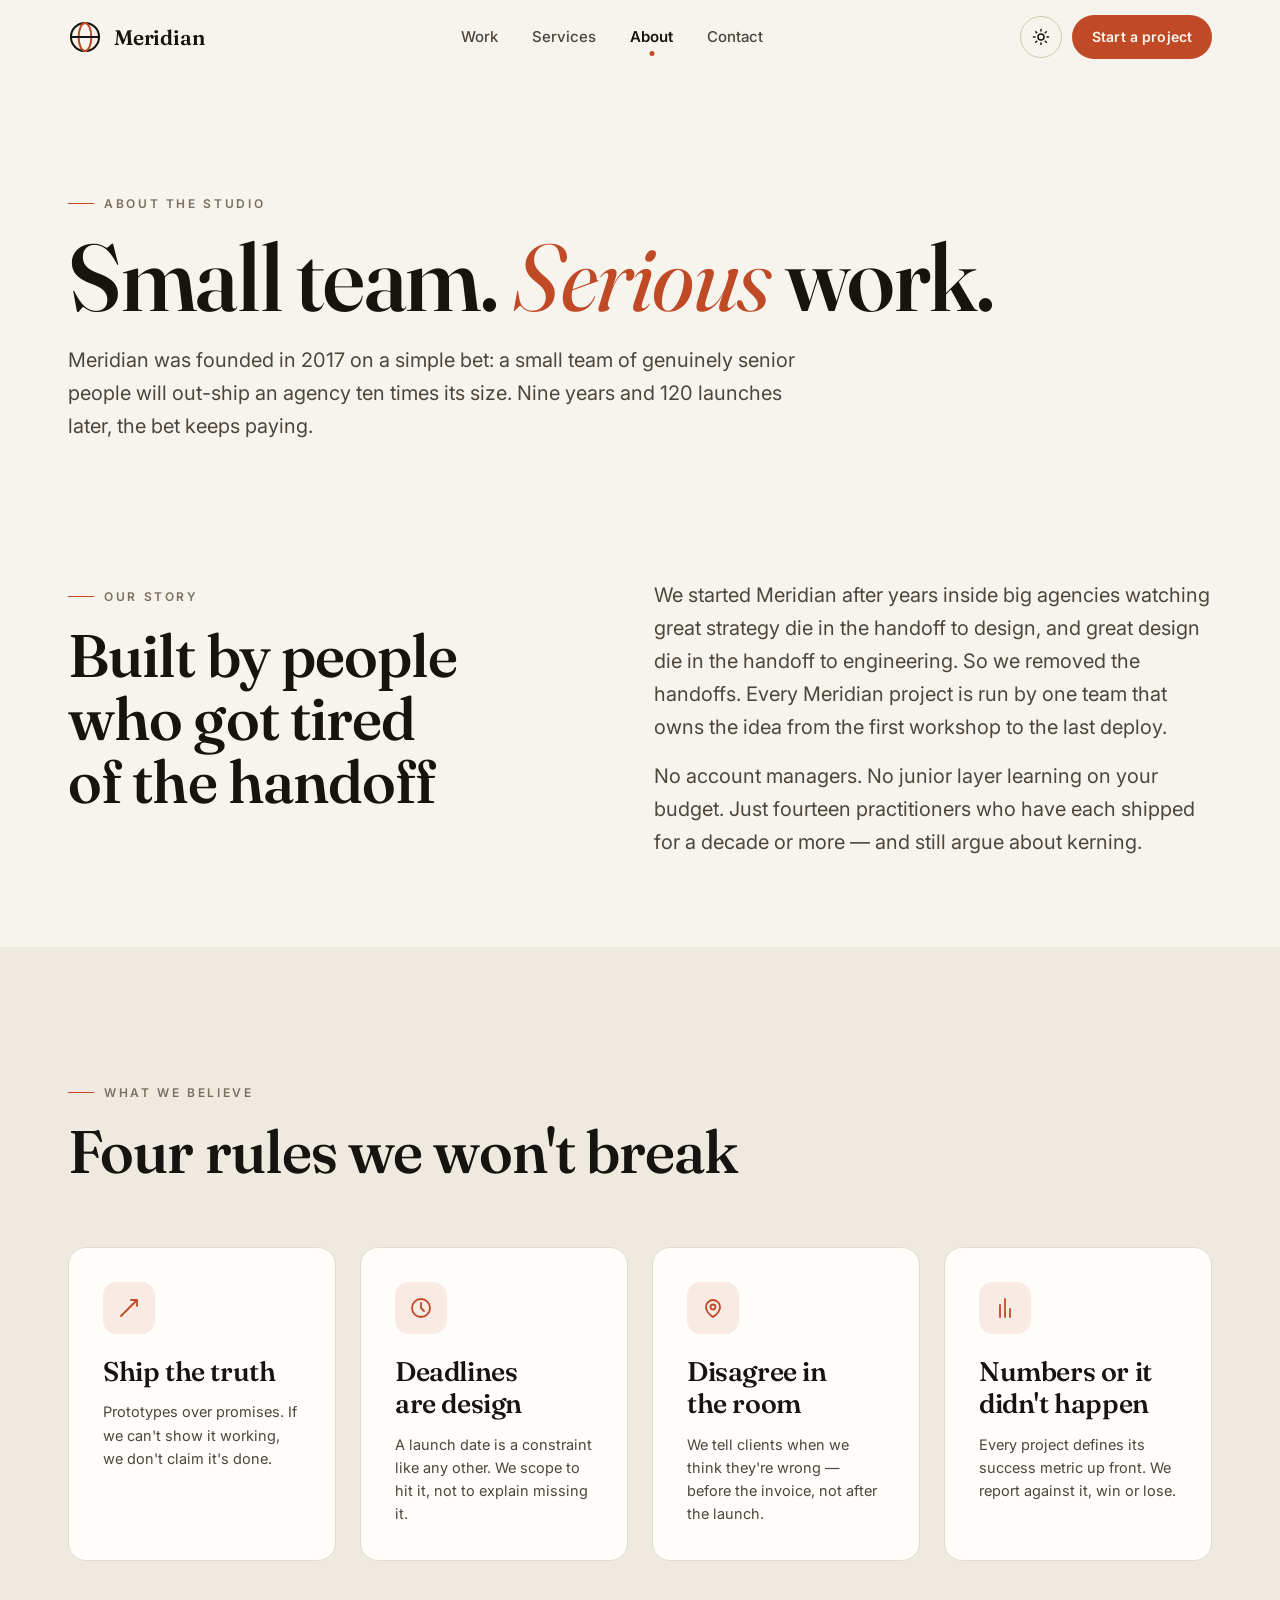
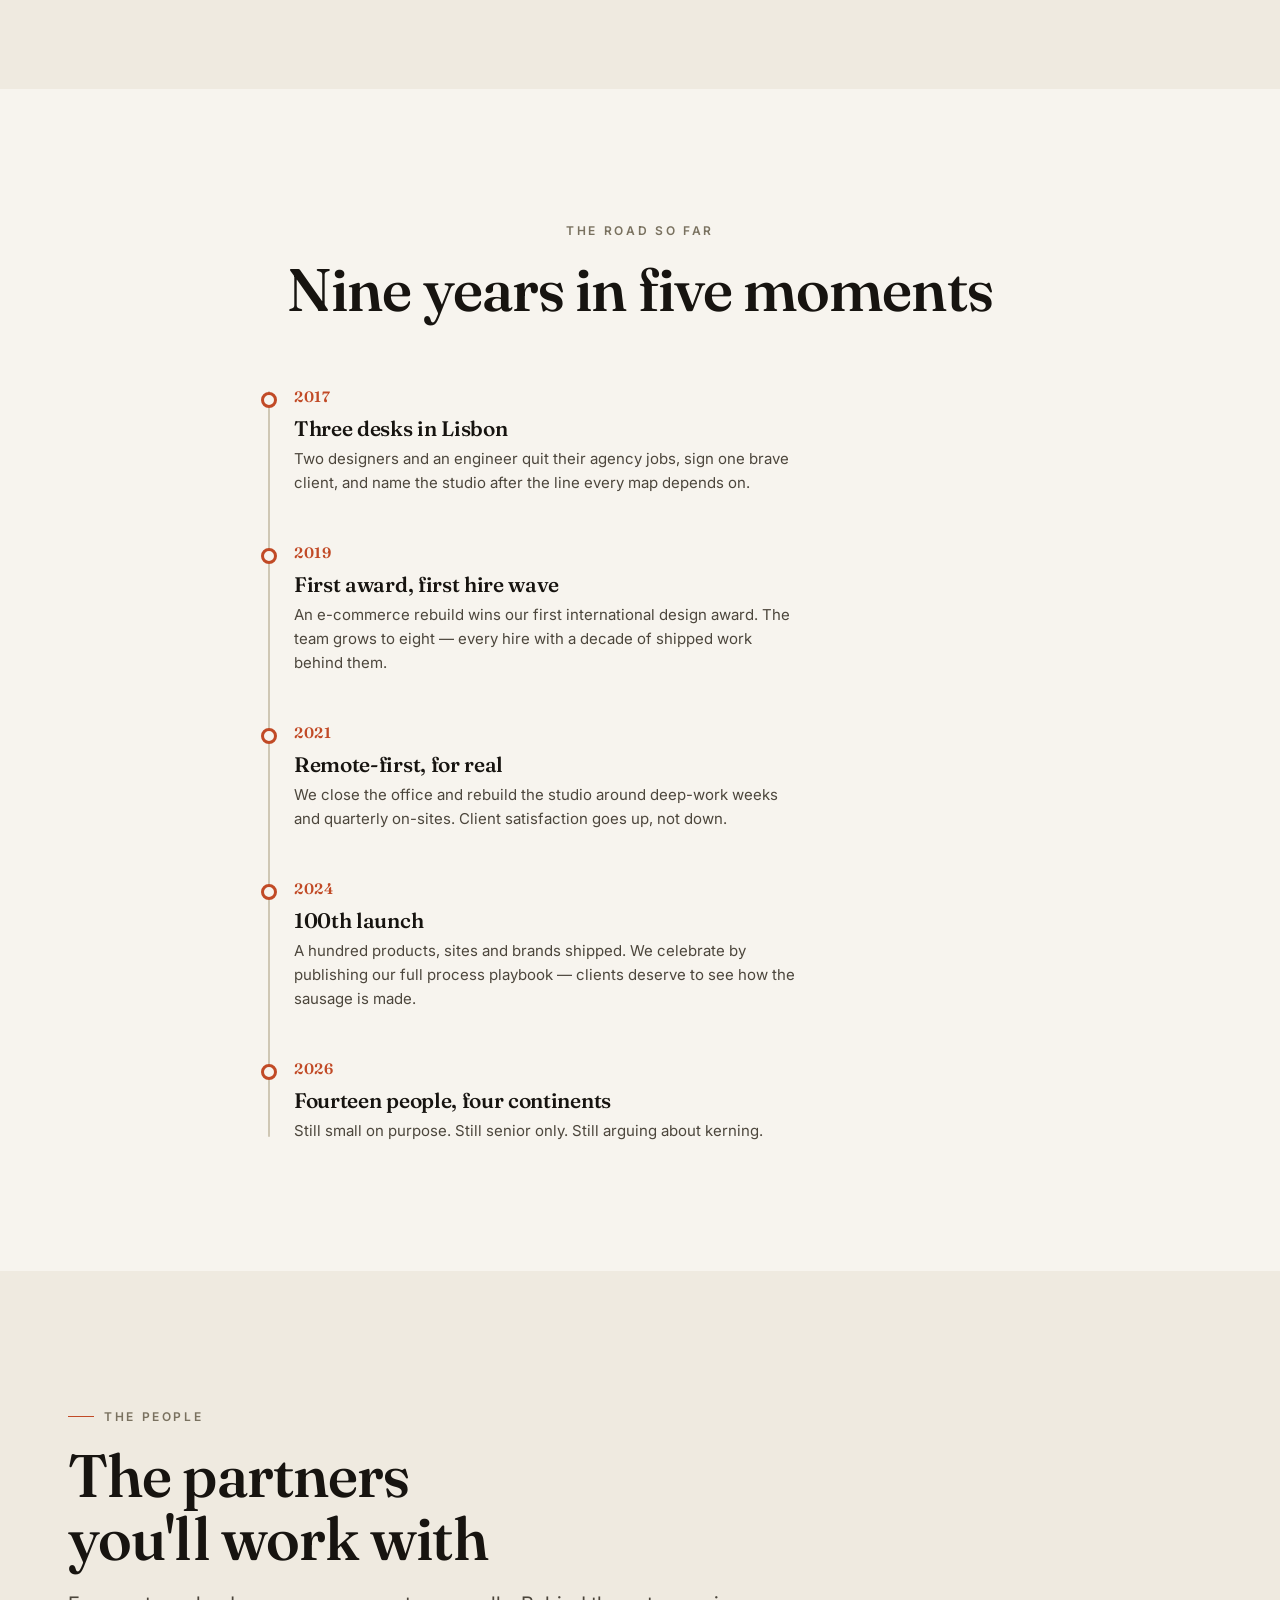
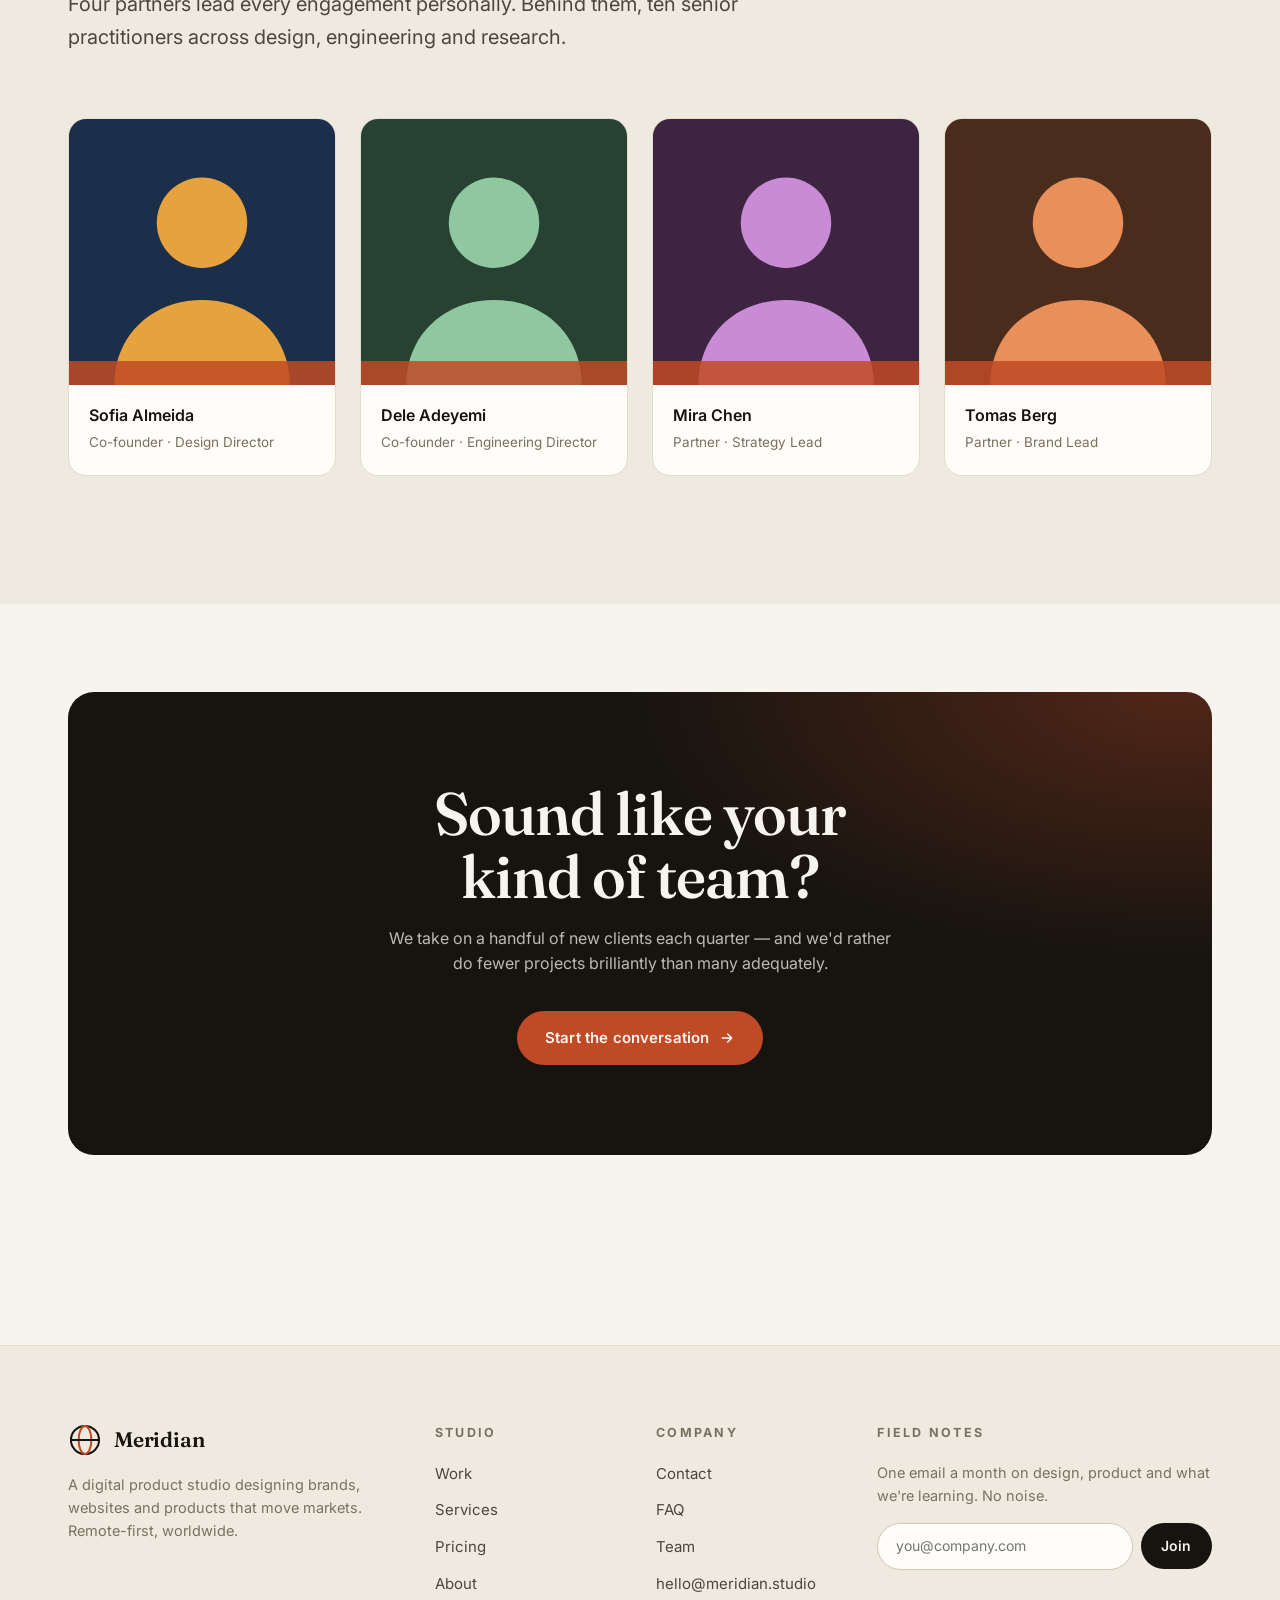
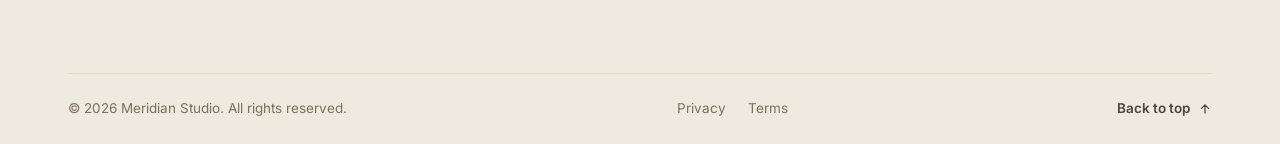
<file: about.html>
<!DOCTYPE html>
<html lang="en" data-theme="light">
<head>
<meta charset="UTF-8">
<meta name="viewport" content="width=device-width, initial-scale=1.0, viewport-fit=cover">
<title>About — Meridian Studio</title>
<meta name="description" content="Meridian is a remote-first digital product studio founded in 2017 — a senior team of strategists, designers and engineers with no junior layer and no account managers.">
<link rel="canonical" href="https://amoo2233.github.io/g/about.html">
<meta property="og:type" content="website">
<meta property="og:site_name" content="Meridian Studio">
<meta property="og:title" content="About — Meridian Studio">
<meta property="og:description" content="A senior digital product studio — no junior layer, no account managers, work you can hold us to.">
<meta property="og:url" content="https://amoo2233.github.io/g/about.html">
<meta name="theme-color" content="#f7f4ee">
<link rel="icon" type="image/svg+xml" href="assets/favicon.svg">
<link rel="preconnect" href="https://fonts.googleapis.com">
<link rel="preconnect" href="https://fonts.gstatic.com" crossorigin>
<link href="https://fonts.googleapis.com/css2?family=Fraunces:ital,opsz,wght@0,9..144,400..700;1,9..144,400..700&family=Inter:wght@400;500;600;700&display=swap" rel="stylesheet">
<link rel="stylesheet" href="assets/css/styles.css">
<script>
  (function(){try{var t=localStorage.getItem("meridian-theme");if(!t)t=matchMedia("(prefers-color-scheme: dark)").matches?"dark":"light";document.documentElement.setAttribute("data-theme",t);}catch(e){}})();
</script>
</head>
<body>
<a class="skip-link" href="#main">Skip to content</a>

<header class="site-header">
  <div class="container">
    <a class="logo" href="index.html" aria-label="Meridian — home">
      <svg class="mark" viewBox="0 0 40 40" fill="none" aria-hidden="true">
        <circle cx="20" cy="20" r="16.5" stroke="currentColor" stroke-width="2.4"/>
        <ellipse cx="20" cy="20" rx="7.5" ry="16.5" style="stroke:var(--accent)" stroke-width="2.4"/>
        <line x1="3.5" y1="20" x2="36.5" y2="20" stroke="currentColor" stroke-width="2.4"/>
      </svg>
      Meridian
    </a>
    <nav class="main-nav" id="main-nav" aria-label="Primary">
      <a href="work.html">Work</a>
      <a href="services.html">Services</a>
      <a href="about.html" aria-current="page">About</a>
      <a href="contact.html">Contact</a>
      <a class="btn btn--accent btn--sm nav-cta" href="contact.html">Start a project</a>
    </nav>
    <div class="header-actions">
      <button class="theme-toggle" type="button" aria-label="Toggle dark mode">
        <svg class="icon-sun" viewBox="0 0 24 24" fill="none" stroke="currentColor" stroke-width="2" stroke-linecap="round" aria-hidden="true"><circle cx="12" cy="12" r="4"/><path d="M12 2v2m0 16v2M4.9 4.9l1.4 1.4m11.4 11.4 1.4 1.4M2 12h2m16 0h2M4.9 19.1l1.4-1.4m11.4-11.4 1.4-1.4"/></svg>
        <svg class="icon-moon" viewBox="0 0 24 24" fill="none" stroke="currentColor" stroke-width="2" stroke-linecap="round" stroke-linejoin="round" aria-hidden="true"><path d="M21 12.8A9 9 0 1 1 11.2 3a7 7 0 0 0 9.8 9.8Z"/></svg>
      </button>
      <a class="btn btn--accent btn--sm header-cta" href="contact.html">Start a project</a>
      <button class="nav-burger" type="button" aria-expanded="false" aria-controls="main-nav" aria-label="Open menu">
        <span></span><span></span><span></span>
      </button>
    </div>
  </div>
</header>

<main id="main">

  <section class="page-head">
    <div class="container">
      <p class="eyebrow reveal">About the studio</p>
      <h1 class="display-xl reveal" data-delay="1">Small team. <em class="swash">Serious</em> work.</h1>
      <p class="lede reveal" data-delay="2">Meridian was founded in 2017 on a simple bet: a small team of genuinely senior people will out-ship an agency ten times its size. Nine years and 120 launches later, the bet keeps paying.</p>
    </div>
  </section>

  <!-- ===== Story ===== -->
  <section class="section section--tight" aria-labelledby="story-title">
    <div class="container">
      <div class="grid-2" style="align-items:start">
        <div class="reveal">
          <p class="eyebrow">Our story</p>
          <h2 id="story-title" class="display-l">Built by people who got tired of the handoff</h2>
        </div>
        <div class="reveal" data-delay="1">
          <p class="lede" style="max-width:none">We started Meridian after years inside big agencies watching great strategy die in the handoff to design, and great design die in the handoff to engineering. So we removed the handoffs. Every Meridian project is run by one team that owns the idea from the first workshop to the last deploy.</p>
          <p class="lede" style="max-width:none;margin-top:16px">No account managers. No junior layer learning on your budget. Just fourteen practitioners who have each shipped for a decade or more — and still argue about kerning.</p>
        </div>
      </div>
    </div>
  </section>

  <!-- ===== Values ===== -->
  <section class="section section--alt values" aria-labelledby="values-title">
    <div class="container">
      <div class="section-head reveal">
        <p class="eyebrow">What we believe</p>
        <h2 id="values-title" class="display-l">Four rules we won't break</h2>
      </div>
      <div class="grid-4">
        <article class="card reveal">
          <div class="card-icon"><svg viewBox="0 0 24 24" fill="none" stroke="currentColor" stroke-width="1.8" stroke-linecap="round" stroke-linejoin="round" aria-hidden="true"><path d="M4 20 20 4M14 4h6v6"/></svg></div>
          <h3 class="display-s">Ship the truth</h3>
          <p>Prototypes over promises. If we can't show it working, we don't claim it's done.</p>
        </article>
        <article class="card reveal" data-delay="1">
          <div class="card-icon"><svg viewBox="0 0 24 24" fill="none" stroke="currentColor" stroke-width="1.8" stroke-linecap="round" stroke-linejoin="round" aria-hidden="true"><circle cx="12" cy="12" r="9"/><path d="M12 7v5l3 3"/></svg></div>
          <h3 class="display-s">Deadlines are design</h3>
          <p>A launch date is a constraint like any other. We scope to hit it, not to explain missing it.</p>
        </article>
        <article class="card reveal" data-delay="2">
          <div class="card-icon"><svg viewBox="0 0 24 24" fill="none" stroke="currentColor" stroke-width="1.8" stroke-linecap="round" stroke-linejoin="round" aria-hidden="true"><path d="M12 21s-7-4.6-7-10a7 7 0 0 1 14 0c0 5.4-7 10-7 10Z"/><circle cx="12" cy="11" r="2.5"/></svg></div>
          <h3 class="display-s">Disagree in the room</h3>
          <p>We tell clients when we think they're wrong — before the invoice, not after the launch.</p>
        </article>
        <article class="card reveal" data-delay="3">
          <div class="card-icon"><svg viewBox="0 0 24 24" fill="none" stroke="currentColor" stroke-width="1.8" stroke-linecap="round" stroke-linejoin="round" aria-hidden="true"><path d="M7 21V9m5 12V3m5 18v-8"/></svg></div>
          <h3 class="display-s">Numbers or it didn't happen</h3>
          <p>Every project defines its success metric up front. We report against it, win or lose.</p>
        </article>
      </div>
    </div>
  </section>

  <!-- ===== Timeline ===== -->
  <section class="section" aria-labelledby="timeline-title">
    <div class="container">
      <div class="section-head center reveal">
        <p class="eyebrow">The road so far</p>
        <h2 id="timeline-title" class="display-l">Nine years in five moments</h2>
      </div>
      <div class="timeline">
        <div class="tl-item reveal">
          <div class="tl-year">2017</div>
          <h3>Three desks in Lisbon</h3>
          <p>Two designers and an engineer quit their agency jobs, sign one brave client, and name the studio after the line every map depends on.</p>
        </div>
        <div class="tl-item reveal">
          <div class="tl-year">2019</div>
          <h3>First award, first hire wave</h3>
          <p>An e-commerce rebuild wins our first international design award. The team grows to eight — every hire with a decade of shipped work behind them.</p>
        </div>
        <div class="tl-item reveal">
          <div class="tl-year">2021</div>
          <h3>Remote-first, for real</h3>
          <p>We close the office and rebuild the studio around deep-work weeks and quarterly on-sites. Client satisfaction goes up, not down.</p>
        </div>
        <div class="tl-item reveal">
          <div class="tl-year">2024</div>
          <h3>100th launch</h3>
          <p>A hundred products, sites and brands shipped. We celebrate by publishing our full process playbook — clients deserve to see how the sausage is made.</p>
        </div>
        <div class="tl-item reveal">
          <div class="tl-year">2026</div>
          <h3>Fourteen people, four continents</h3>
          <p>Still small on purpose. Still senior only. Still arguing about kerning.</p>
        </div>
      </div>
    </div>
  </section>

  <!-- ===== Team ===== -->
  <section class="section section--alt" id="team" aria-labelledby="team-title">
    <div class="container">
      <div class="section-head reveal">
        <p class="eyebrow">The people</p>
        <h2 id="team-title" class="display-l">The partners you'll work with</h2>
        <p class="lede">Four partners lead every engagement personally. Behind them, ten senior practitioners across design, engineering and research.</p>
      </div>
      <div class="team-grid">
        <article class="team-card reveal">
          <div class="portrait" aria-hidden="true">
            <svg viewBox="0 0 200 200"><rect width="200" height="200" fill="#1c2f4a"/><circle cx="100" cy="78" r="34" fill="#e6a23c"/><path d="M34 200c0-38 29-64 66-64s66 26 66 64" fill="#e6a23c"/><rect x="0" y="182" width="200" height="18" fill="#c14a26" opacity=".85"/></svg>
          </div>
          <div class="team-body">
            <div class="nm">Sofia Almeida</div>
            <div class="rl">Co-founder · Design Director</div>
          </div>
        </article>
        <article class="team-card reveal" data-delay="1">
          <div class="portrait" aria-hidden="true">
            <svg viewBox="0 0 200 200"><rect width="200" height="200" fill="#274233"/><circle cx="100" cy="78" r="34" fill="#8fc7a0"/><path d="M34 200c0-38 29-64 66-64s66 26 66 64" fill="#8fc7a0"/><rect x="0" y="182" width="200" height="18" fill="#c14a26" opacity=".85"/></svg>
          </div>
          <div class="team-body">
            <div class="nm">Dele Adeyemi</div>
            <div class="rl">Co-founder · Engineering Director</div>
          </div>
        </article>
        <article class="team-card reveal" data-delay="2">
          <div class="portrait" aria-hidden="true">
            <svg viewBox="0 0 200 200"><rect width="200" height="200" fill="#3d2440"/><circle cx="100" cy="78" r="34" fill="#c98bd6"/><path d="M34 200c0-38 29-64 66-64s66 26 66 64" fill="#c98bd6"/><rect x="0" y="182" width="200" height="18" fill="#c14a26" opacity=".85"/></svg>
          </div>
          <div class="team-body">
            <div class="nm">Mira Chen</div>
            <div class="rl">Partner · Strategy Lead</div>
          </div>
        </article>
        <article class="team-card reveal" data-delay="3">
          <div class="portrait" aria-hidden="true">
            <svg viewBox="0 0 200 200"><rect width="200" height="200" fill="#4a2c1c"/><circle cx="100" cy="78" r="34" fill="#e88f5a"/><path d="M34 200c0-38 29-64 66-64s66 26 66 64" fill="#e88f5a"/><rect x="0" y="182" width="200" height="18" fill="#c14a26" opacity=".85"/></svg>
          </div>
          <div class="team-body">
            <div class="nm">Tomas Berg</div>
            <div class="rl">Partner · Brand Lead</div>
          </div>
        </article>
      </div>
    </div>
  </section>

  <section class="section section--tight">
    <div class="container">
      <div class="cta-band reveal">
        <h2 class="display-l">Sound like your kind of team?</h2>
        <p>We take on a handful of new clients each quarter — and we'd rather do fewer projects brilliantly than many adequately.</p>
        <a class="btn btn--accent" href="contact.html">Start the conversation
          <svg viewBox="0 0 24 24" fill="none" stroke="currentColor" stroke-width="2.2" stroke-linecap="round" stroke-linejoin="round" aria-hidden="true"><path d="M5 12h14M13 6l6 6-6 6"/></svg>
        </a>
      </div>
    </div>
  </section>

</main>

<footer class="site-footer">
  <div class="container">
    <div class="footer-top">
      <div class="footer-brand">
        <a class="logo" href="index.html" aria-label="Meridian — home">
          <svg class="mark" viewBox="0 0 40 40" fill="none" aria-hidden="true">
            <circle cx="20" cy="20" r="16.5" stroke="currentColor" stroke-width="2.4"/>
            <ellipse cx="20" cy="20" rx="7.5" ry="16.5" style="stroke:var(--accent)" stroke-width="2.4"/>
            <line x1="3.5" y1="20" x2="36.5" y2="20" stroke="currentColor" stroke-width="2.4"/>
          </svg>
          Meridian
        </a>
        <p>A digital product studio designing brands, websites and products that move markets. Remote-first, worldwide.</p>
      </div>
      <nav class="footer-col" aria-label="Studio">
        <div class="col-title">Studio</div>
        <ul>
          <li><a href="work.html">Work</a></li>
          <li><a href="services.html">Services</a></li>
          <li><a href="services.html#pricing">Pricing</a></li>
          <li><a href="about.html">About</a></li>
        </ul>
      </nav>
      <nav class="footer-col" aria-label="Company">
        <div class="col-title">Company</div>
        <ul>
          <li><a href="contact.html">Contact</a></li>
          <li><a href="contact.html#faq">FAQ</a></li>
          <li><a href="about.html#team">Team</a></li>
          <li><a href="mailto:hello@meridian.studio">hello@meridian.studio</a></li>
        </ul>
      </nav>
      <div class="footer-col footer-news">
        <div class="col-title">Field notes</div>
        <p>One email a month on design, product and what we're learning. No noise.</p>
        <form class="news-form" novalidate>
          <label class="skip-link" for="news-email">Email address</label>
          <input id="news-email" type="email" name="email" placeholder="you@company.com" autocomplete="email" required>
          <button class="btn btn--primary btn--sm" type="submit">Join</button>
        </form>
        <p class="news-done" role="status">You're in — see you next month. ✳</p>
      </div>
    </div>
    <div class="footer-bottom">
      <span>© <span data-year>2026</span> Meridian Studio. All rights reserved.</span>
      <div class="legal">
        <a href="privacy.html">Privacy</a>
        <a href="terms.html">Terms</a>
      </div>
      <a class="to-top" href="#top" onclick="window.scrollTo({top:0,behavior:'smooth'});return false;">Back to top
        <svg viewBox="0 0 24 24" fill="none" stroke="currentColor" stroke-width="2.2" stroke-linecap="round" stroke-linejoin="round" aria-hidden="true"><path d="M12 19V5m-6 6 6-6 6 6"/></svg>
      </a>
    </div>
  </div>
</footer>

<script src="assets/js/main.js"></script>
</body>
</html>
</file>
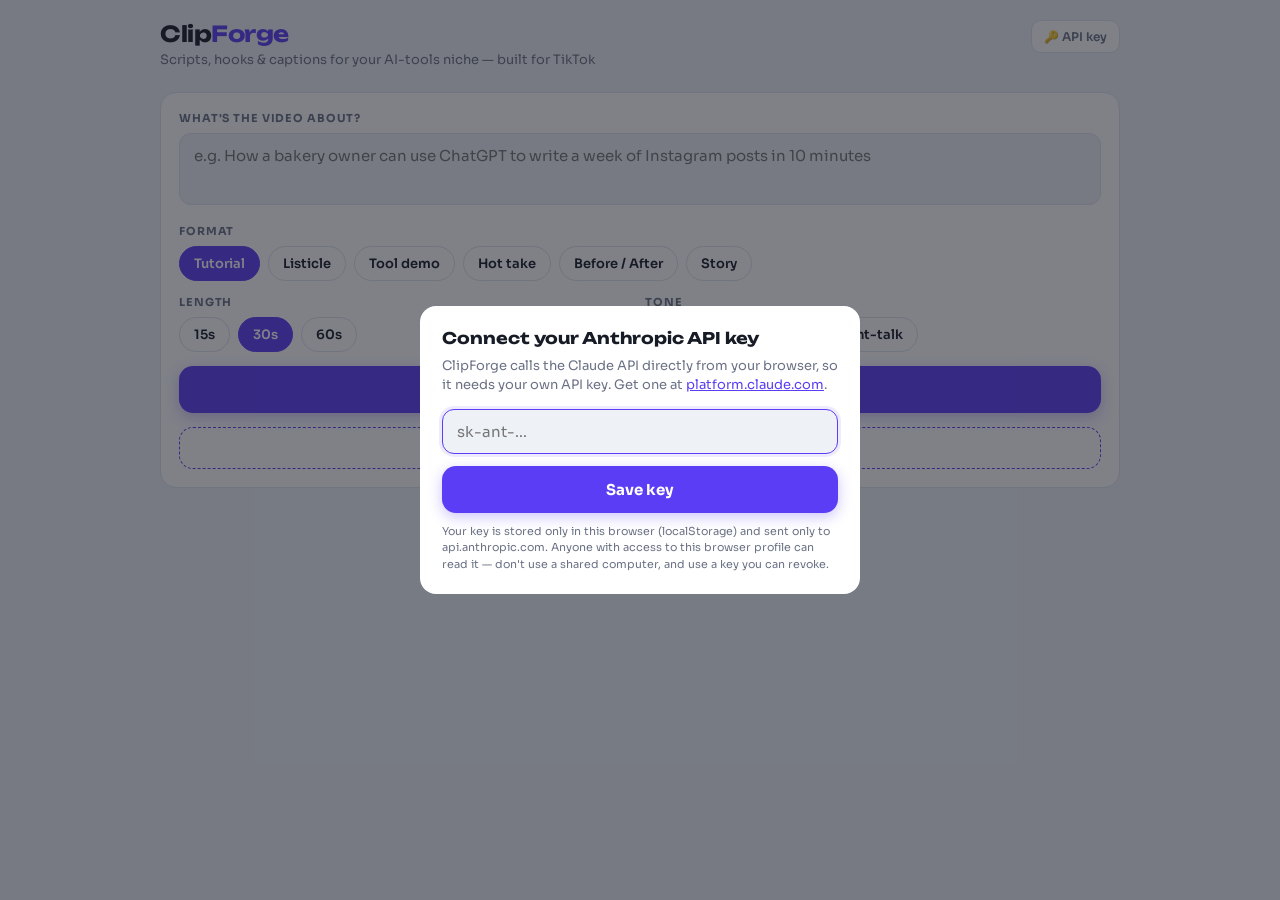
<file: clipforge.html>
<!DOCTYPE html>
<html lang="en">
<head>
<meta charset="UTF-8">
<meta name="viewport" content="width=device-width, initial-scale=1.0">
<title>ClipForge — TikTok Content Generator</title>
<link rel="preconnect" href="https://fonts.googleapis.com">
<link href="https://fonts.googleapis.com/css2?family=Unbounded:wght@500;700&family=Sora:wght@400;500;600;700&display=swap" rel="stylesheet">
<style>
  :root{
    --bg:#EEF1F6;
    --card:#FFFFFF;
    --ink:#171B26;
    --muted:#6B7285;
    --line:#DDE2EC;
    --violet:#5B3DF5;
    --violet-soft:#EFEBFF;
    --coral:#FF5C7A;
    --mint:#18C29C;
    --radius:16px;
  }
  *{box-sizing:border-box;margin:0;padding:0}
  html{-webkit-text-size-adjust:100%}
  body{
    font-family:'Sora',system-ui,sans-serif;
    background:var(--bg);
    color:var(--ink);
    min-height:100vh;
    padding:20px 16px 80px;
  }
  .wrap{max-width:960px;margin:0 auto}

  /* ---------- header ---------- */
  header{margin-bottom:24px;display:flex;justify-content:space-between;align-items:flex-start;gap:12px}
  .logo{
    font-family:'Unbounded',sans-serif;
    font-weight:700;
    font-size:22px;
    letter-spacing:-.5px;
  }
  .logo span{color:var(--violet)}
  .tagline{color:var(--muted);font-size:13px;margin-top:4px}
  .key-btn{
    font-family:'Sora',sans-serif;
    font-size:12px;
    font-weight:600;
    color:var(--muted);
    background:var(--card);
    border:1px solid var(--line);
    border-radius:10px;
    padding:8px 12px;
    cursor:pointer;
    white-space:nowrap;
  }
  .key-btn:hover{border-color:var(--violet);color:var(--violet)}

  /* ---------- cards ---------- */
  .card{
    background:var(--card);
    border:1px solid var(--line);
    border-radius:var(--radius);
    padding:18px;
    margin-bottom:16px;
  }
  .label{
    font-size:11px;
    font-weight:700;
    text-transform:uppercase;
    letter-spacing:.08em;
    color:var(--muted);
    margin-bottom:8px;
    display:block;
  }

  /* ---------- inputs ---------- */
  textarea,input[type=text],input[type=password]{
    width:100%;
    font-family:'Sora',sans-serif;
    font-size:15px;
    color:var(--ink);
    background:var(--bg);
    border:1px solid var(--line);
    border-radius:12px;
    padding:12px 14px;
    outline:none;
    resize:none;
  }
  textarea:focus,input:focus{border-color:var(--violet);box-shadow:0 0 0 3px var(--violet-soft)}
  textarea{min-height:72px}

  .chips{display:flex;flex-wrap:wrap;gap:8px}
  .chip{
    font-family:'Sora',sans-serif;
    font-size:13px;
    font-weight:600;
    padding:8px 14px;
    border-radius:999px;
    border:1px solid var(--line);
    background:var(--card);
    color:var(--ink);
    cursor:pointer;
    transition:all .15s;
  }
  .chip:hover{border-color:var(--violet)}
  .chip.on{background:var(--violet);border-color:var(--violet);color:#fff}
  .chip:focus-visible{outline:2px solid var(--violet);outline-offset:2px}

  .row{display:flex;gap:10px;flex-wrap:wrap;margin-top:14px}
  .field{flex:1;min-width:140px}

  /* ---------- buttons ---------- */
  .btn{
    font-family:'Sora',sans-serif;
    font-weight:700;
    font-size:15px;
    border:none;
    border-radius:14px;
    padding:14px 22px;
    cursor:pointer;
    transition:transform .1s, box-shadow .15s;
  }
  .btn:active{transform:scale(.98)}
  .btn:focus-visible{outline:2px solid var(--ink);outline-offset:2px}
  .btn-primary{
    background:var(--violet);
    color:#fff;
    width:100%;
    box-shadow:0 4px 14px rgba(91,61,245,.3);
  }
  .btn-primary:disabled{opacity:.55;cursor:wait;box-shadow:none}
  .btn-ghost{
    background:transparent;
    color:var(--violet);
    border:1.5px dashed var(--violet);
    width:100%;
    font-size:14px;
    padding:11px;
  }
  .btn-ghost:disabled{opacity:.55;cursor:wait}
  .copy-btn{
    font-size:11px;
    font-weight:700;
    color:var(--violet);
    background:var(--violet-soft);
    border:none;
    border-radius:8px;
    padding:5px 10px;
    cursor:pointer;
  }
  .copy-btn.done{background:#DFF7F0;color:var(--mint)}

  /* ---------- API key modal ---------- */
  .modal-back{
    display:none;
    position:fixed;inset:0;
    background:rgba(23,27,38,.55);
    z-index:50;
    align-items:center;justify-content:center;
    padding:16px;
  }
  .modal-back.open{display:flex}
  .modal{
    background:var(--card);
    border-radius:var(--radius);
    padding:22px;
    max-width:440px;
    width:100%;
  }
  .modal h2{font-family:'Unbounded',sans-serif;font-size:16px;margin-bottom:8px}
  .modal p{font-size:13px;color:var(--muted);line-height:1.5;margin-bottom:14px}
  .modal p a{color:var(--violet)}
  .modal .row{margin-top:12px}
  .key-note{font-size:11px;color:var(--muted);margin-top:10px;line-height:1.5}

  /* ---------- results ---------- */
  #results{display:none}
  .hook-item{
    border:1.5px solid var(--line);
    border-radius:12px;
    padding:12px 14px;
    margin-bottom:8px;
    cursor:pointer;
    font-size:14px;
    font-weight:600;
    line-height:1.4;
    transition:all .15s;
  }
  .hook-item:hover{border-color:var(--violet)}
  .hook-item.on{border-color:var(--violet);background:var(--violet-soft)}
  .hook-item .tag{
    display:inline-block;
    font-size:10px;
    font-weight:700;
    text-transform:uppercase;
    letter-spacing:.06em;
    color:var(--coral);
    margin-bottom:4px;
  }

  /* phone preview — the signature */
  .stage{
    display:flex;
    gap:16px;
    flex-wrap:wrap;
  }
  .phone{
    flex:0 0 240px;
    margin:0 auto;
  }
  .phone-frame{
    width:240px;
    aspect-ratio:9/16;
    background:linear-gradient(160deg,#1B1E2E 0%,#12131D 60%,#0D0E16 100%);
    border-radius:28px;
    border:6px solid var(--ink);
    position:relative;
    overflow:hidden;
    display:flex;
    align-items:center;
    justify-content:center;
    padding:24px 18px;
  }
  .phone-frame::before{
    content:"";
    position:absolute;
    top:10px;left:50%;
    transform:translateX(-50%);
    width:70px;height:16px;
    background:var(--ink);
    border-radius:10px;
  }
  .onscreen{
    font-family:'Unbounded',sans-serif;
    font-weight:700;
    font-size:17px;
    line-height:1.35;
    color:#fff;
    text-align:center;
    text-shadow:0 2px 12px rgba(0,0,0,.6);
  }
  .phone-hint{
    text-align:center;
    font-size:11px;
    color:var(--muted);
    margin-top:8px;
  }
  .script-col{flex:1;min-width:260px}

  /* script beats */
  .beat{
    display:flex;
    gap:12px;
    padding:12px 0;
    border-bottom:1px solid var(--line);
  }
  .beat:last-child{border-bottom:none}
  .beat-time{
    font-family:'Unbounded',sans-serif;
    font-size:11px;
    font-weight:700;
    color:var(--violet);
    flex:0 0 52px;
    padding-top:2px;
  }
  .beat-body{flex:1;font-size:14px;line-height:1.5}
  .beat-body .vo{margin-bottom:4px}
  .beat-body .meta{
    font-size:12px;
    color:var(--muted);
  }
  .beat-body .meta b{color:var(--coral);font-weight:700;font-size:11px;text-transform:uppercase;letter-spacing:.05em}

  .cap-text{font-size:14px;line-height:1.55;white-space:pre-wrap}
  .tags{display:flex;flex-wrap:wrap;gap:6px;margin-top:10px}
  .tags span{
    font-size:12px;
    font-weight:600;
    color:var(--violet);
    background:var(--violet-soft);
    border-radius:8px;
    padding:4px 9px;
  }
  .card-head{display:flex;justify-content:space-between;align-items:center;margin-bottom:10px}
  .card-head .label{margin-bottom:0}

  /* ideas */
  .idea{
    padding:12px 14px;
    border:1px solid var(--line);
    border-radius:12px;
    margin-bottom:8px;
    font-size:14px;
    line-height:1.45;
    cursor:pointer;
    transition:border-color .15s;
  }
  .idea:hover{border-color:var(--violet)}
  .idea b{display:block;font-weight:700;margin-bottom:2px}
  .idea small{color:var(--muted)}

  /* loading + error */
  .loading{
    display:none;
    text-align:center;
    padding:28px 0;
    color:var(--muted);
    font-size:14px;
  }
  .dots::after{content:"";animation:dots 1.2s steps(4,end) infinite}
  @keyframes dots{0%{content:""}25%{content:"."}50%{content:".."}75%{content:"..."}}
  .error{
    display:none;
    background:#FFF0F3;
    border:1px solid #FFD1DB;
    color:#C22D4E;
    border-radius:12px;
    padding:12px 14px;
    font-size:13px;
    margin-bottom:16px;
  }
  @media(prefers-reduced-motion:reduce){
    .dots::after{animation:none;content:"..."}
    .btn:active{transform:none}
  }
</style>
</head>
<body>
<div class="wrap">
  <header>
    <div>
      <div class="logo">Clip<span>Forge</span></div>
      <div class="tagline">Scripts, hooks &amp; captions for your AI-tools niche — built for TikTok</div>
    </div>
    <button class="key-btn" id="keyBtn" title="Set your Anthropic API key">&#128273; API key</button>
  </header>

  <!-- INPUT -->
  <div class="card" id="inputCard">
    <label class="label" for="topic">What's the video about?</label>
    <textarea id="topic" placeholder="e.g. How a bakery owner can use ChatGPT to write a week of Instagram posts in 10 minutes"></textarea>

    <div class="row">
      <div class="field">
        <span class="label">Format</span>
        <div class="chips" id="formatChips" role="group" aria-label="Video format"></div>
      </div>
    </div>
    <div class="row">
      <div class="field">
        <span class="label">Length</span>
        <div class="chips" id="lenChips" role="group" aria-label="Video length"></div>
      </div>
      <div class="field">
        <span class="label">Tone</span>
        <div class="chips" id="toneChips" role="group" aria-label="Tone"></div>
      </div>
    </div>

    <div class="row">
      <button class="btn btn-primary" id="genBtn">Generate script</button>
    </div>
    <div class="row">
      <button class="btn btn-ghost" id="ideaBtn">No topic yet? Get 5 video ideas</button>
    </div>
  </div>

  <div class="error" id="errBox"></div>
  <div class="loading" id="loadBox"><span class="dots" id="loadMsg">Writing your script</span></div>

  <!-- IDEAS -->
  <div class="card" id="ideasCard" style="display:none">
    <div class="card-head">
      <span class="label">Video ideas — tap one to use it</span>
    </div>
    <div id="ideasList"></div>
  </div>

  <!-- RESULTS -->
  <div id="results">
    <div class="card">
      <div class="card-head">
        <span class="label">Hooks — tap to preview, best one first</span>
        <button class="copy-btn" data-copy="hooks">Copy</button>
      </div>
      <div id="hooksList"></div>
    </div>

    <div class="card">
      <span class="label">Preview &amp; script</span>
      <div class="stage">
        <div class="phone">
          <div class="phone-frame"><div class="onscreen" id="phoneText">Your hook shows here</div></div>
          <div class="phone-hint">On-screen text preview (first 1–2 sec)</div>
        </div>
        <div class="script-col">
          <div class="card-head">
            <span class="label">Shot-by-shot</span>
            <button class="copy-btn" data-copy="script">Copy</button>
          </div>
          <div id="beatsList"></div>
        </div>
      </div>
    </div>

    <div class="card">
      <div class="card-head">
        <span class="label">Caption</span>
        <button class="copy-btn" data-copy="caption">Copy</button>
      </div>
      <div class="cap-text" id="capText"></div>
      <div class="tags" id="tagList"></div>
    </div>

    <div class="card">
      <div class="card-head">
        <span class="label">Why this should work</span>
      </div>
      <div class="cap-text" id="whyText"></div>
    </div>
  </div>
</div>

<!-- API KEY MODAL -->
<div class="modal-back" id="keyModal">
  <div class="modal">
    <h2>Connect your Anthropic API key</h2>
    <p>ClipForge calls the Claude API directly from your browser, so it needs your own API key.
       Get one at <a href="https://platform.claude.com/" target="_blank" rel="noopener">platform.claude.com</a>.</p>
    <input type="password" id="keyInput" placeholder="sk-ant-..." autocomplete="off">
    <div class="row">
      <button class="btn btn-primary" id="keySave">Save key</button>
    </div>
    <div class="key-note">Your key is stored only in this browser (localStorage) and sent only to api.anthropic.com.
      Anyone with access to this browser profile can read it — don't use a shared computer, and use a key you can revoke.</div>
  </div>
</div>

<script>
const FORMATS = ["Tutorial","Listicle","Tool demo","Hot take","Before / After","Story"];
const LENGTHS = ["15s","30s","60s"];
const TONES = ["Casual","Hype","Straight-talk"];

const state = {format:"Tutorial", len:"30s", tone:"Casual", data:null};

function buildChips(el, items, key){
  const box = document.getElementById(el);
  items.forEach(v=>{
    const b=document.createElement("button");
    b.className="chip"+(state[key]===v?" on":"");
    b.textContent=v;
    b.onclick=()=>{
      state[key]=v;
      box.querySelectorAll(".chip").forEach(c=>c.classList.toggle("on",c.textContent===v));
    };
    box.appendChild(b);
  });
}
buildChips("formatChips",FORMATS,"format");
buildChips("lenChips",LENGTHS,"len");
buildChips("toneChips",TONES,"tone");

const $ = id=>document.getElementById(id);
function showLoad(msg){$("loadMsg").textContent=msg;$("loadBox").style.display="block";$("errBox").style.display="none"}
function hideLoad(){$("loadBox").style.display="none"}
function showErr(msg){$("errBox").textContent=msg;$("errBox").style.display="block";hideLoad()}

/* ---------- API key handling ---------- */
const KEY_STORAGE = "clipforge_api_key";
function getKey(){ return localStorage.getItem(KEY_STORAGE) || ""; }
function openKeyModal(){
  $("keyInput").value = getKey();
  $("keyModal").classList.add("open");
  $("keyInput").focus();
}
function closeKeyModal(){ $("keyModal").classList.remove("open"); }
$("keyBtn").onclick = openKeyModal;
$("keySave").onclick = ()=>{
  const k = $("keyInput").value.trim();
  if(!k){ $("keyInput").focus(); return; }
  localStorage.setItem(KEY_STORAGE, k);
  closeKeyModal();
  $("errBox").style.display="none";
};
$("keyInput").addEventListener("keydown", e=>{ if(e.key==="Enter") $("keySave").click(); });
$("keyModal").addEventListener("click", e=>{ if(e.target===$("keyModal") && getKey()) closeKeyModal(); });

/* ---------- Claude API ---------- */
async function askClaude(prompt){
  const apiKey = getKey();
  if(!apiKey){
    openKeyModal();
    throw new Error("NO_KEY");
  }
  let res;
  try{
    res = await fetch("https://api.anthropic.com/v1/messages",{
      method:"POST",
      headers:{
        "Content-Type":"application/json",
        "x-api-key":apiKey,
        "anthropic-version":"2023-06-01",
        // Required for CORS when calling the API directly from a browser
        "anthropic-dangerous-direct-browser-access":"true"
      },
      body:JSON.stringify({
        model:"claude-sonnet-4-6",
        max_tokens:2000,
        messages:[{role:"user",content:prompt}]
      })
    });
  }catch(e){
    throw new Error("Network error — check your internet connection and try again.");
  }

  const data = await res.json().catch(()=>null);

  if(!res.ok){
    if(res.status===401){
      openKeyModal();
      throw new Error("Your API key was rejected (401). Double-check it and save again.");
    }
    if(res.status===429) throw new Error("Rate limited (429) — wait a moment and try again.");
    if(res.status===529 || res.status>=500) throw new Error("Claude is overloaded right now — try again in a few seconds.");
    const apiMsg = data && data.error && data.error.message ? data.error.message : ("HTTP "+res.status);
    throw new Error("API error: "+apiMsg);
  }

  if(!data || !Array.isArray(data.content)) throw new Error("Empty response from the API — try again.");

  const text = data.content.filter(c=>c.type==="text").map(c=>c.text).join("\n");
  return extractJSON(text);
}

// Pull the first JSON value ({...} or [...]) out of the model's reply,
// tolerating markdown fences or stray prose around it.
function extractJSON(text){
  const clean = text.replace(/```json|```/g,"").trim();
  const objStart = clean.indexOf("{");
  const arrStart = clean.indexOf("[");
  let start;
  if(objStart===-1) start = arrStart;
  else if(arrStart===-1) start = objStart;
  else start = Math.min(objStart, arrStart);
  if(start===-1) throw new Error("The model didn't return JSON — hit generate again.");
  const end = clean[start]==="[" ? clean.lastIndexOf("]") : clean.lastIndexOf("}");
  if(end<=start) throw new Error("The model returned incomplete JSON — hit generate again.");
  return JSON.parse(clean.slice(start, end+1));
}

/* ---------- generate script ---------- */
$("genBtn").onclick = async ()=>{
  const topic = $("topic").value.trim();
  if(!topic){ showErr("Type a topic first — or hit the ideas button below."); return; }
  $("genBtn").disabled=true;
  $("ideaBtn").disabled=true;
  $("ideasCard").style.display="none";
  $("results").style.display="none";
  showLoad("Writing your script");
  try{
    const prompt = `You are a TikTok scriptwriter for a creator whose niche is "AI tools for non-technical creators and small business owners". The audience is NOT technical — no jargon, everything explained in plain words with concrete business outcomes (time saved, money made, posts published).

Write a TikTok video plan for this topic: "${topic}"
Format: ${state.format}
Target length: ${state.len}
Tone: ${state.tone}

Rules:
- Hooks must create curiosity or promise a concrete outcome in the first 1.5 seconds. No "Hey guys". Vary the angle across the 3 hooks (curiosity gap / bold claim / relatable pain).
- Script beats must fit the target length. Voiceover lines short and spoken-style. Every beat needs on-screen text and a b-roll/visual note the creator can actually film on a phone or screen-record.
- End with a CTA that fits the niche (follow for AI tools, comment a keyword, save this).
- Caption: 1-2 lines, curiosity-driven, then a line break, then a soft CTA. Hashtags: 4-6, mix of niche (#aitools #smallbusinesstips) and broad reach, no spam.
- "why": 2-3 sentences of honest reasoning on why this angle should retain viewers, plus one weakness or risk of the video to watch out for. Be direct, not promotional.

Respond ONLY with valid JSON, no markdown, no preamble:
{
 "hooks":[{"angle":"curiosity|claim|pain","text":"..."},{...},{...}],
 "beats":[{"time":"0-2s","vo":"voiceover line","onscreen":"on-screen text","visual":"what to show"},...],
 "caption":"...",
 "hashtags":["#...","#..."],
 "why":"..."
}`;
    const data = await askClaude(prompt);
    if(!Array.isArray(data.hooks) || !data.hooks.length || !Array.isArray(data.beats))
      throw new Error("The response was missing parts of the script — hit generate again.");
    state.data = data;
    renderResults(data);
  }catch(e){
    console.error(e);
    if(e.message!=="NO_KEY") showErr(e.message || "Generation failed — hit generate again.");
    else hideLoad();
  }
  $("genBtn").disabled=false;
  $("ideaBtn").disabled=false;
};

function renderResults(d){
  hideLoad();
  // hooks
  const hl = $("hooksList"); hl.innerHTML="";
  d.hooks.forEach((h,i)=>{
    const div=document.createElement("div");
    div.className="hook-item"+(i===0?" on":"");
    div.innerHTML=`<span class="tag">${escapeHtml(h.angle)}</span><br>${escapeHtml(h.text)}`;
    div.onclick=()=>{
      hl.querySelectorAll(".hook-item").forEach(x=>x.classList.remove("on"));
      div.classList.add("on");
      $("phoneText").textContent=h.text;
    };
    hl.appendChild(div);
  });
  $("phoneText").textContent=d.hooks[0].text;
  // beats
  const bl = $("beatsList"); bl.innerHTML="";
  d.beats.forEach(b=>{
    const div=document.createElement("div");
    div.className="beat";
    div.innerHTML=`<div class="beat-time">${escapeHtml(b.time)}</div>
      <div class="beat-body">
        <div class="vo">${escapeHtml(b.vo)}</div>
        <div class="meta"><b>Text:</b> ${escapeHtml(b.onscreen)} &nbsp; <b>Show:</b> ${escapeHtml(b.visual)}</div>
      </div>`;
    bl.appendChild(div);
  });
  // caption + tags
  $("capText").textContent=d.caption || "";
  const tl=$("tagList"); tl.innerHTML="";
  (d.hashtags||[]).forEach(t=>{
    const s=document.createElement("span"); s.textContent=t; tl.appendChild(s);
  });
  $("whyText").textContent=d.why || "";
  $("results").style.display="block";
  $("results").scrollIntoView({behavior:"smooth",block:"start"});
}

/* ---------- ideas ---------- */
$("ideaBtn").onclick = async ()=>{
  $("ideaBtn").disabled=true;
  $("genBtn").disabled=true;
  showLoad("Finding angles people actually search for");
  try{
    const prompt = `Generate 5 TikTok video ideas for a creator in the niche "AI tools for non-technical creators and small business owners". Audience: bakery owners, coaches, Etsy sellers, freelancers, local service businesses — people with zero technical skills.

Each idea must target a specific pain (time, money, content, customers) and a specific, real AI tool or use case. No vague "AI is amazing" ideas. Prefer angles with built-in curiosity or a concrete number in the title.

Respond ONLY with valid JSON, no markdown:
[{"title":"video title / hook idea","angle":"one line: why this works and who it's for"},...]`;
    const ideas = await askClaude(prompt);
    if(!Array.isArray(ideas) || !ideas.length) throw new Error("No ideas came back — try again.");
    hideLoad();
    const list=$("ideasList"); list.innerHTML="";
    ideas.forEach(i=>{
      const div=document.createElement("div");
      div.className="idea";
      div.innerHTML=`<b>${escapeHtml(i.title)}</b><small>${escapeHtml(i.angle)}</small>`;
      div.onclick=()=>{
        $("topic").value=i.title;
        $("ideasCard").style.display="none";
        $("topic").scrollIntoView({behavior:"smooth"});
        $("topic").focus();
      };
      list.appendChild(div);
    });
    $("ideasCard").style.display="block";
  }catch(e){
    console.error(e);
    if(e.message!=="NO_KEY") showErr(e.message || "Couldn't fetch ideas — try again.");
    else hideLoad();
  }
  $("ideaBtn").disabled=false;
  $("genBtn").disabled=false;
};

/* ---------- copy ---------- */
function copyText(text){
  if(navigator.clipboard && window.isSecureContext){
    return navigator.clipboard.writeText(text);
  }
  // Fallback for non-secure contexts (e.g. opened via file:// or plain http)
  return new Promise((resolve,reject)=>{
    const ta=document.createElement("textarea");
    ta.value=text;
    ta.style.position="fixed";
    ta.style.opacity="0";
    document.body.appendChild(ta);
    ta.select();
    try{
      document.execCommand("copy") ? resolve() : reject(new Error("copy failed"));
    }catch(err){ reject(err); }
    finally{ document.body.removeChild(ta); }
  });
}

document.querySelectorAll(".copy-btn").forEach(btn=>{
  btn.onclick=()=>{
    if(!state.data) return;
    const d=state.data;
    let text="";
    if(btn.dataset.copy==="hooks") text=d.hooks.map(h=>h.text).join("\n");
    if(btn.dataset.copy==="script") text=d.beats.map(b=>`[${b.time}] VO: ${b.vo}\n   Text: ${b.onscreen}\n   Show: ${b.visual}`).join("\n");
    if(btn.dataset.copy==="caption") text=d.caption+"\n\n"+(d.hashtags||[]).join(" ");
    copyText(text).then(()=>{
      btn.textContent="Copied ✓"; btn.classList.add("done");
      setTimeout(()=>{btn.textContent="Copy";btn.classList.remove("done")},1500);
    }).catch(()=>{
      showErr("Couldn't copy to clipboard — select and copy manually.");
    });
  };
});

function escapeHtml(s){
  return String(s).replace(/[&<>"']/g,c=>({"&":"&amp;","<":"&lt;",">":"&gt;",'"':"&quot;","'":"&#39;"}[c]));
}

// First visit: ask for the key up front so the first generate doesn't fail
if(!getKey()) openKeyModal();
</script>
</body>
</html>
</file>
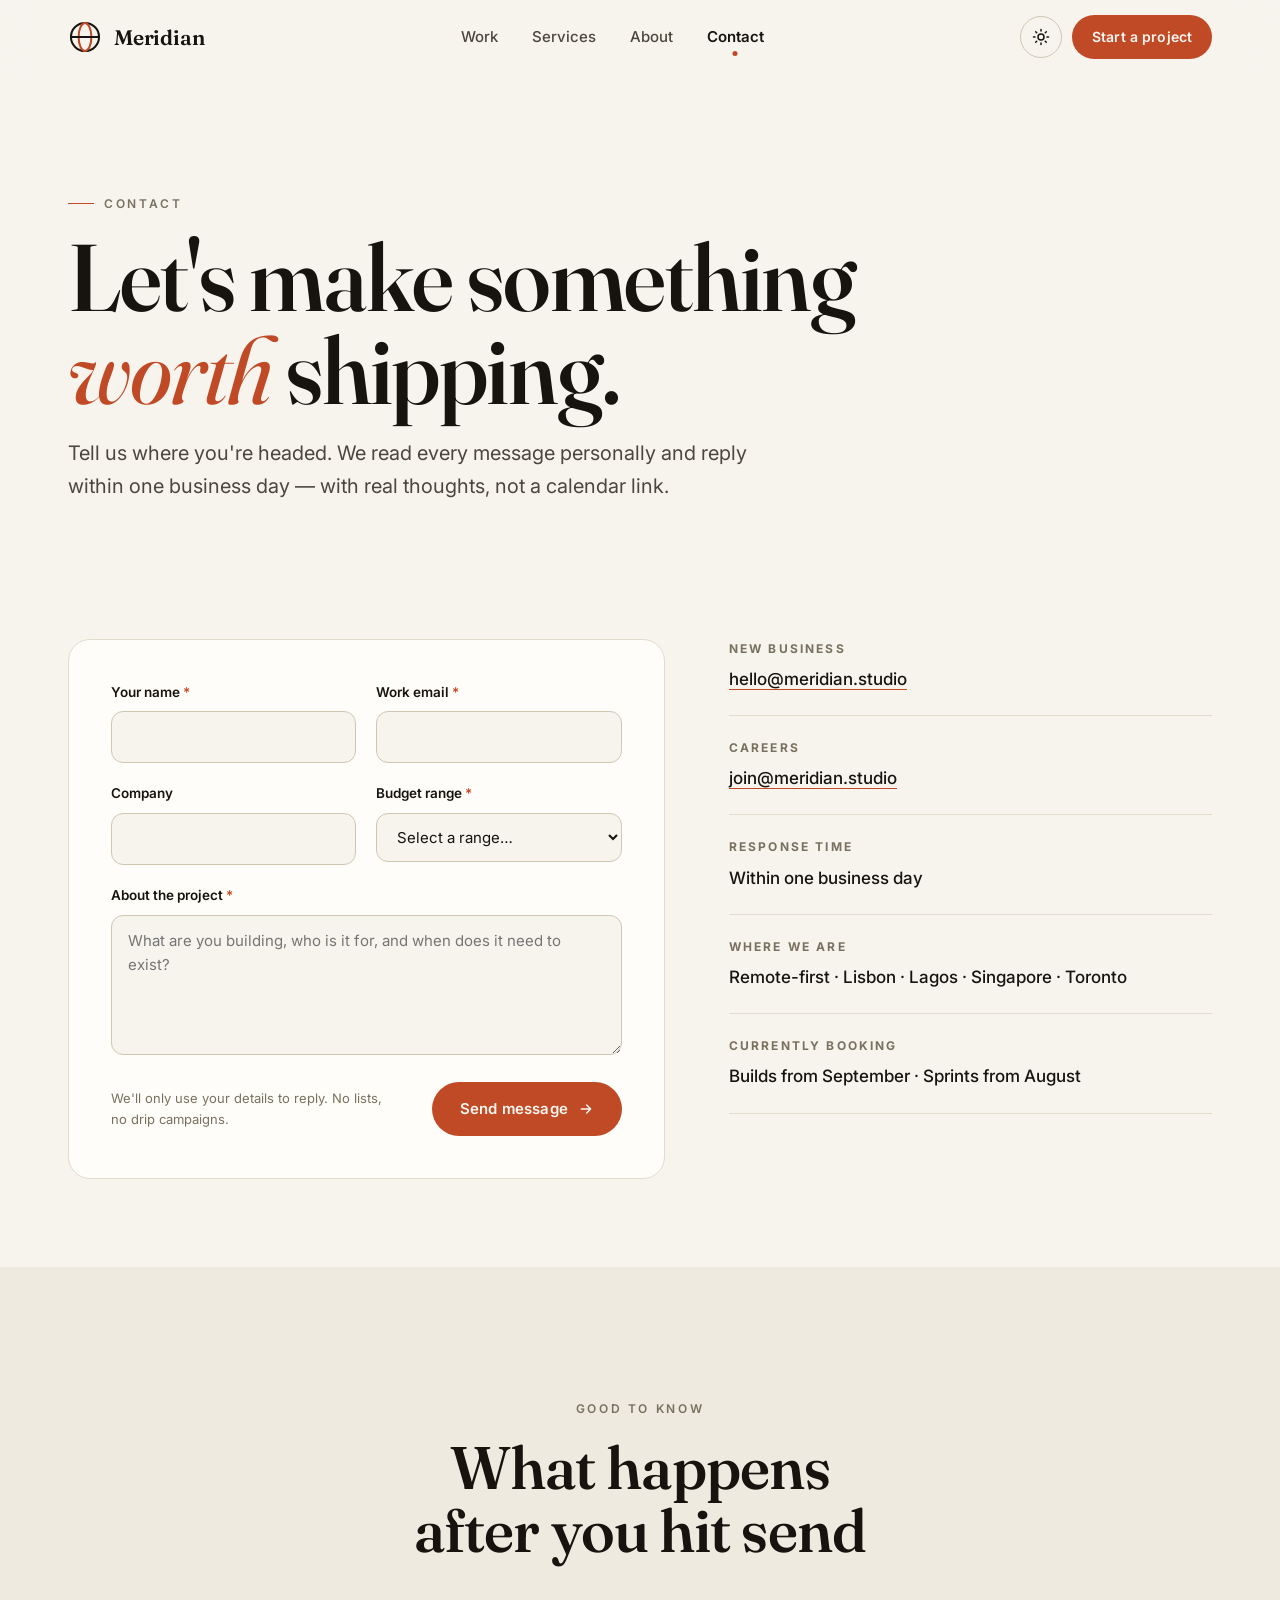
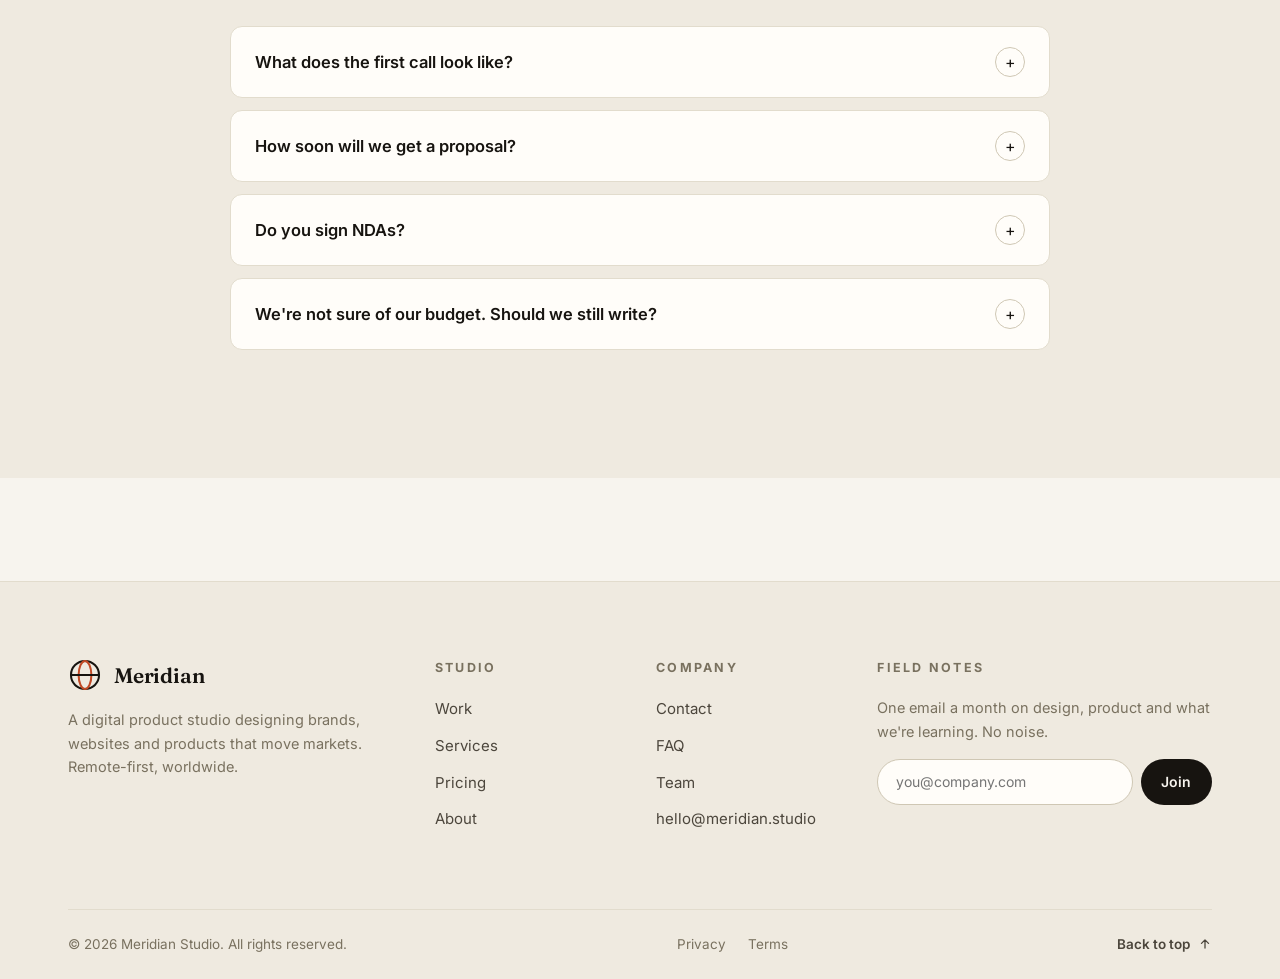
<file: contact.html>
<!DOCTYPE html>
<html lang="en" data-theme="light">
<head>
<meta charset="UTF-8">
<meta name="viewport" content="width=device-width, initial-scale=1.0, viewport-fit=cover">
<title>Contact — Meridian Studio</title>
<meta name="description" content="Start a project with Meridian Studio. Tell us what you're building and we'll reply within one business day with honest thoughts on scope, timeline and budget.">
<link rel="canonical" href="https://amoo2233.github.io/g/contact.html">
<meta property="og:type" content="website">
<meta property="og:site_name" content="Meridian Studio">
<meta property="og:title" content="Contact — Meridian Studio">
<meta property="og:description" content="Start a project. We reply within one business day.">
<meta property="og:url" content="https://amoo2233.github.io/g/contact.html">
<meta name="theme-color" content="#f7f4ee">
<link rel="icon" type="image/svg+xml" href="assets/favicon.svg">
<link rel="preconnect" href="https://fonts.googleapis.com">
<link rel="preconnect" href="https://fonts.gstatic.com" crossorigin>
<link href="https://fonts.googleapis.com/css2?family=Fraunces:ital,opsz,wght@0,9..144,400..700;1,9..144,400..700&family=Inter:wght@400;500;600;700&display=swap" rel="stylesheet">
<link rel="stylesheet" href="assets/css/styles.css">
<script>
  (function(){try{var t=localStorage.getItem("meridian-theme");if(!t)t=matchMedia("(prefers-color-scheme: dark)").matches?"dark":"light";document.documentElement.setAttribute("data-theme",t);}catch(e){}})();
</script>
</head>
<body>
<a class="skip-link" href="#main">Skip to content</a>

<header class="site-header">
  <div class="container">
    <a class="logo" href="index.html" aria-label="Meridian — home">
      <svg class="mark" viewBox="0 0 40 40" fill="none" aria-hidden="true">
        <circle cx="20" cy="20" r="16.5" stroke="currentColor" stroke-width="2.4"/>
        <ellipse cx="20" cy="20" rx="7.5" ry="16.5" style="stroke:var(--accent)" stroke-width="2.4"/>
        <line x1="3.5" y1="20" x2="36.5" y2="20" stroke="currentColor" stroke-width="2.4"/>
      </svg>
      Meridian
    </a>
    <nav class="main-nav" id="main-nav" aria-label="Primary">
      <a href="work.html">Work</a>
      <a href="services.html">Services</a>
      <a href="about.html">About</a>
      <a href="contact.html" aria-current="page">Contact</a>
      <a class="btn btn--accent btn--sm nav-cta" href="contact.html">Start a project</a>
    </nav>
    <div class="header-actions">
      <button class="theme-toggle" type="button" aria-label="Toggle dark mode">
        <svg class="icon-sun" viewBox="0 0 24 24" fill="none" stroke="currentColor" stroke-width="2" stroke-linecap="round" aria-hidden="true"><circle cx="12" cy="12" r="4"/><path d="M12 2v2m0 16v2M4.9 4.9l1.4 1.4m11.4 11.4 1.4 1.4M2 12h2m16 0h2M4.9 19.1l1.4-1.4m11.4-11.4 1.4-1.4"/></svg>
        <svg class="icon-moon" viewBox="0 0 24 24" fill="none" stroke="currentColor" stroke-width="2" stroke-linecap="round" stroke-linejoin="round" aria-hidden="true"><path d="M21 12.8A9 9 0 1 1 11.2 3a7 7 0 0 0 9.8 9.8Z"/></svg>
      </button>
      <a class="btn btn--accent btn--sm header-cta" href="contact.html">Start a project</a>
      <button class="nav-burger" type="button" aria-expanded="false" aria-controls="main-nav" aria-label="Open menu">
        <span></span><span></span><span></span>
      </button>
    </div>
  </div>
</header>

<main id="main">

  <section class="page-head">
    <div class="container">
      <p class="eyebrow reveal">Contact</p>
      <h1 class="display-xl reveal" data-delay="1">Let's make something <em class="swash">worth</em> shipping.</h1>
      <p class="lede reveal" data-delay="2">Tell us where you're headed. We read every message personally and reply within one business day — with real thoughts, not a calendar link.</p>
    </div>
  </section>

  <section class="section section--tight">
    <div class="container">
      <div class="contact-grid">

        <div class="reveal">
          <form class="form" id="contact-form" novalidate aria-describedby="form-note">
            <div class="form-row">
              <div class="field">
                <label for="cf-name">Your name <span class="req" aria-hidden="true">*</span></label>
                <input id="cf-name" name="name" type="text" autocomplete="name" required>
                <p class="error-msg" role="alert"></p>
              </div>
              <div class="field">
                <label for="cf-email">Work email <span class="req" aria-hidden="true">*</span></label>
                <input id="cf-email" name="email" type="email" autocomplete="email" required>
                <p class="error-msg" role="alert"></p>
              </div>
            </div>
            <div class="form-row">
              <div class="field">
                <label for="cf-company">Company</label>
                <input id="cf-company" name="company" type="text" autocomplete="organization">
                <p class="error-msg" role="alert"></p>
              </div>
              <div class="field">
                <label for="cf-budget">Budget range <span class="req" aria-hidden="true">*</span></label>
                <select id="cf-budget" name="budget" required>
                  <option value="">Select a range…</option>
                  <option value="12-25">$12k – $25k</option>
                  <option value="25-50">$25k – $50k</option>
                  <option value="50-100">$50k – $100k</option>
                  <option value="100+">$100k+</option>
                  <option value="unsure">Not sure yet</option>
                </select>
                <p class="error-msg" role="alert"></p>
              </div>
            </div>
            <div class="field">
              <label for="cf-message">About the project <span class="req" aria-hidden="true">*</span></label>
              <textarea id="cf-message" name="message" required placeholder="What are you building, who is it for, and when does it need to exist?"></textarea>
              <p class="error-msg" role="alert"></p>
            </div>
            <div class="form-foot">
              <p class="note" id="form-note">We'll only use your details to reply. No lists, no drip campaigns.</p>
              <button class="btn btn--accent" type="submit">Send message
                <svg viewBox="0 0 24 24" fill="none" stroke="currentColor" stroke-width="2.2" stroke-linecap="round" stroke-linejoin="round" aria-hidden="true"><path d="M5 12h14M13 6l6 6-6 6"/></svg>
              </button>
            </div>
          </form>

          <div class="form-success" id="form-success" tabindex="-1" role="status">
            <div class="tick"><svg viewBox="0 0 24 24" fill="none" stroke="currentColor" stroke-width="2.6" stroke-linecap="round" stroke-linejoin="round"><path d="m4.5 12.5 5 5 10-11"/></svg></div>
            <h2 class="display-m">Message received</h2>
            <p>Thanks for reaching out. A partner will read your message and reply within one business day. If it's urgent, email <a href="mailto:hello@meridian.studio" style="border-bottom:1.5px solid var(--accent)">hello@meridian.studio</a>.</p>
          </div>
        </div>

        <aside class="contact-aside reveal" data-delay="1">
          <div class="aside-block">
            <div class="k">New business</div>
            <div class="v"><a href="mailto:hello@meridian.studio">hello@meridian.studio</a></div>
          </div>
          <div class="aside-block">
            <div class="k">Careers</div>
            <div class="v"><a href="mailto:join@meridian.studio">join@meridian.studio</a></div>
          </div>
          <div class="aside-block">
            <div class="k">Response time</div>
            <div class="v">Within one business day</div>
          </div>
          <div class="aside-block">
            <div class="k">Where we are</div>
            <div class="v">Remote-first · Lisbon · Lagos · Singapore · Toronto</div>
          </div>
          <div class="aside-block">
            <div class="k">Currently booking</div>
            <div class="v">Builds from September · Sprints from August</div>
          </div>
        </aside>

      </div>
    </div>
  </section>

  <!-- ===== FAQ ===== -->
  <section class="section section--alt" id="faq" aria-labelledby="faq-title">
    <div class="container">
      <div class="section-head center reveal">
        <p class="eyebrow">Good to know</p>
        <h2 id="faq-title" class="display-l">What happens after you hit send</h2>
      </div>
      <div class="faq reveal">
        <details>
          <summary>What does the first call look like?<span class="plus" aria-hidden="true">+</span></summary>
          <div class="faq-body">Forty-five minutes with a partner — not a salesperson, because we don't have any. We'll ask about the problem, the timeline and how you'll measure success. You'll leave with our honest read, even if the honest read is "you don't need us."</div>
        </details>
        <details>
          <summary>How soon will we get a proposal?<span class="plus" aria-hidden="true">+</span></summary>
          <div class="faq-body">Within a week of the first call, usually sooner. It includes a fixed price, a named team, a week-by-week plan and the success metric we're signing up for.</div>
        </details>
        <details>
          <summary>Do you sign NDAs?<span class="plus" aria-hidden="true">+</span></summary>
          <div class="faq-body">Happily. Send yours or use ours — either way it's signed before you share anything sensitive.</div>
        </details>
        <details>
          <summary>We're not sure of our budget. Should we still write?<span class="plus" aria-hidden="true">+</span></summary>
          <div class="faq-body">Yes. Pick "Not sure yet" in the form and describe the problem. We'll tell you what similar projects have cost so you can decide with real numbers instead of guesses.</div>
        </details>
      </div>
    </div>
  </section>

</main>

<footer class="site-footer">
  <div class="container">
    <div class="footer-top">
      <div class="footer-brand">
        <a class="logo" href="index.html" aria-label="Meridian — home">
          <svg class="mark" viewBox="0 0 40 40" fill="none" aria-hidden="true">
            <circle cx="20" cy="20" r="16.5" stroke="currentColor" stroke-width="2.4"/>
            <ellipse cx="20" cy="20" rx="7.5" ry="16.5" style="stroke:var(--accent)" stroke-width="2.4"/>
            <line x1="3.5" y1="20" x2="36.5" y2="20" stroke="currentColor" stroke-width="2.4"/>
          </svg>
          Meridian
        </a>
        <p>A digital product studio designing brands, websites and products that move markets. Remote-first, worldwide.</p>
      </div>
      <nav class="footer-col" aria-label="Studio">
        <div class="col-title">Studio</div>
        <ul>
          <li><a href="work.html">Work</a></li>
          <li><a href="services.html">Services</a></li>
          <li><a href="services.html#pricing">Pricing</a></li>
          <li><a href="about.html">About</a></li>
        </ul>
      </nav>
      <nav class="footer-col" aria-label="Company">
        <div class="col-title">Company</div>
        <ul>
          <li><a href="contact.html">Contact</a></li>
          <li><a href="contact.html#faq">FAQ</a></li>
          <li><a href="about.html#team">Team</a></li>
          <li><a href="mailto:hello@meridian.studio">hello@meridian.studio</a></li>
        </ul>
      </nav>
      <div class="footer-col footer-news">
        <div class="col-title">Field notes</div>
        <p>One email a month on design, product and what we're learning. No noise.</p>
        <form class="news-form" novalidate>
          <label class="skip-link" for="news-email">Email address</label>
          <input id="news-email" type="email" name="email" placeholder="you@company.com" autocomplete="email" required>
          <button class="btn btn--primary btn--sm" type="submit">Join</button>
        </form>
        <p class="news-done" role="status">You're in — see you next month. ✳</p>
      </div>
    </div>
    <div class="footer-bottom">
      <span>© <span data-year>2026</span> Meridian Studio. All rights reserved.</span>
      <div class="legal">
        <a href="privacy.html">Privacy</a>
        <a href="terms.html">Terms</a>
      </div>
      <a class="to-top" href="#top" onclick="window.scrollTo({top:0,behavior:'smooth'});return false;">Back to top
        <svg viewBox="0 0 24 24" fill="none" stroke="currentColor" stroke-width="2.2" stroke-linecap="round" stroke-linejoin="round" aria-hidden="true"><path d="M12 19V5m-6 6 6-6 6 6"/></svg>
      </a>
    </div>
  </div>
</footer>

<script src="assets/js/main.js"></script>
</body>
</html>
</file>
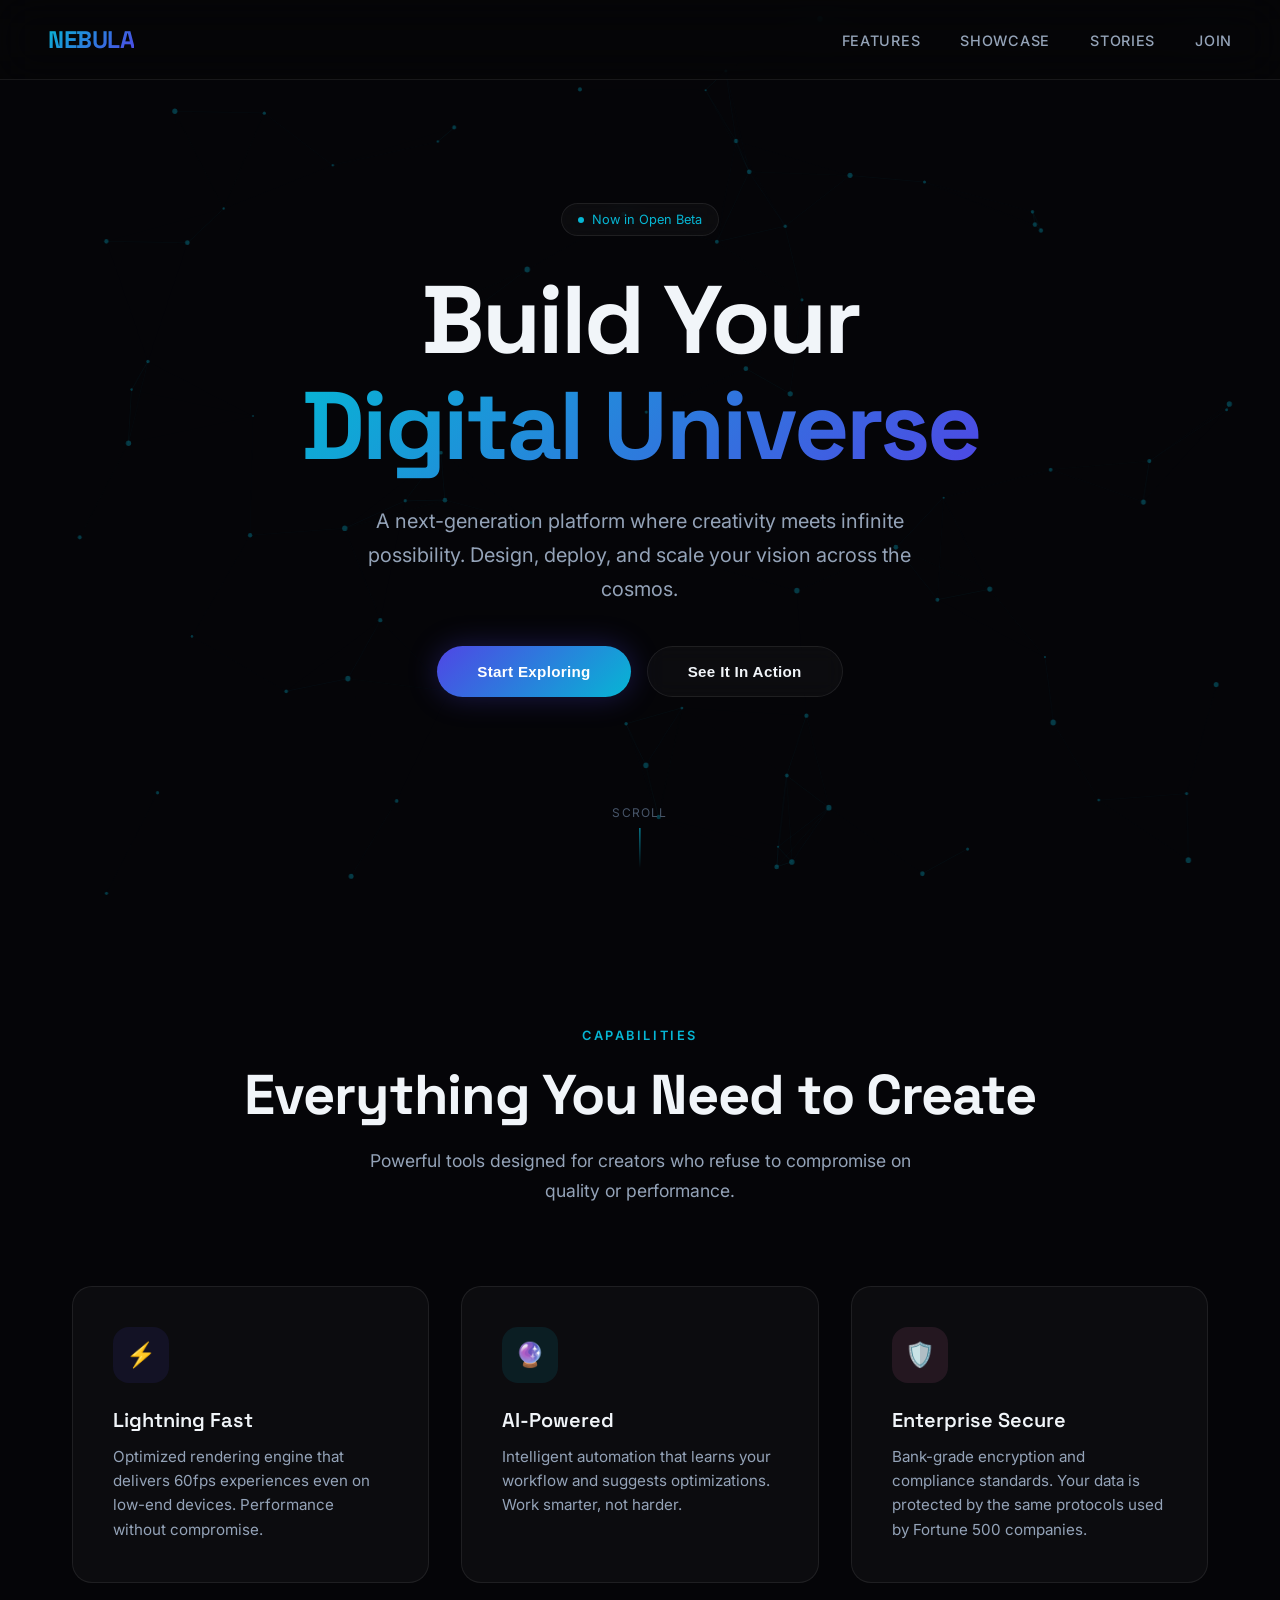
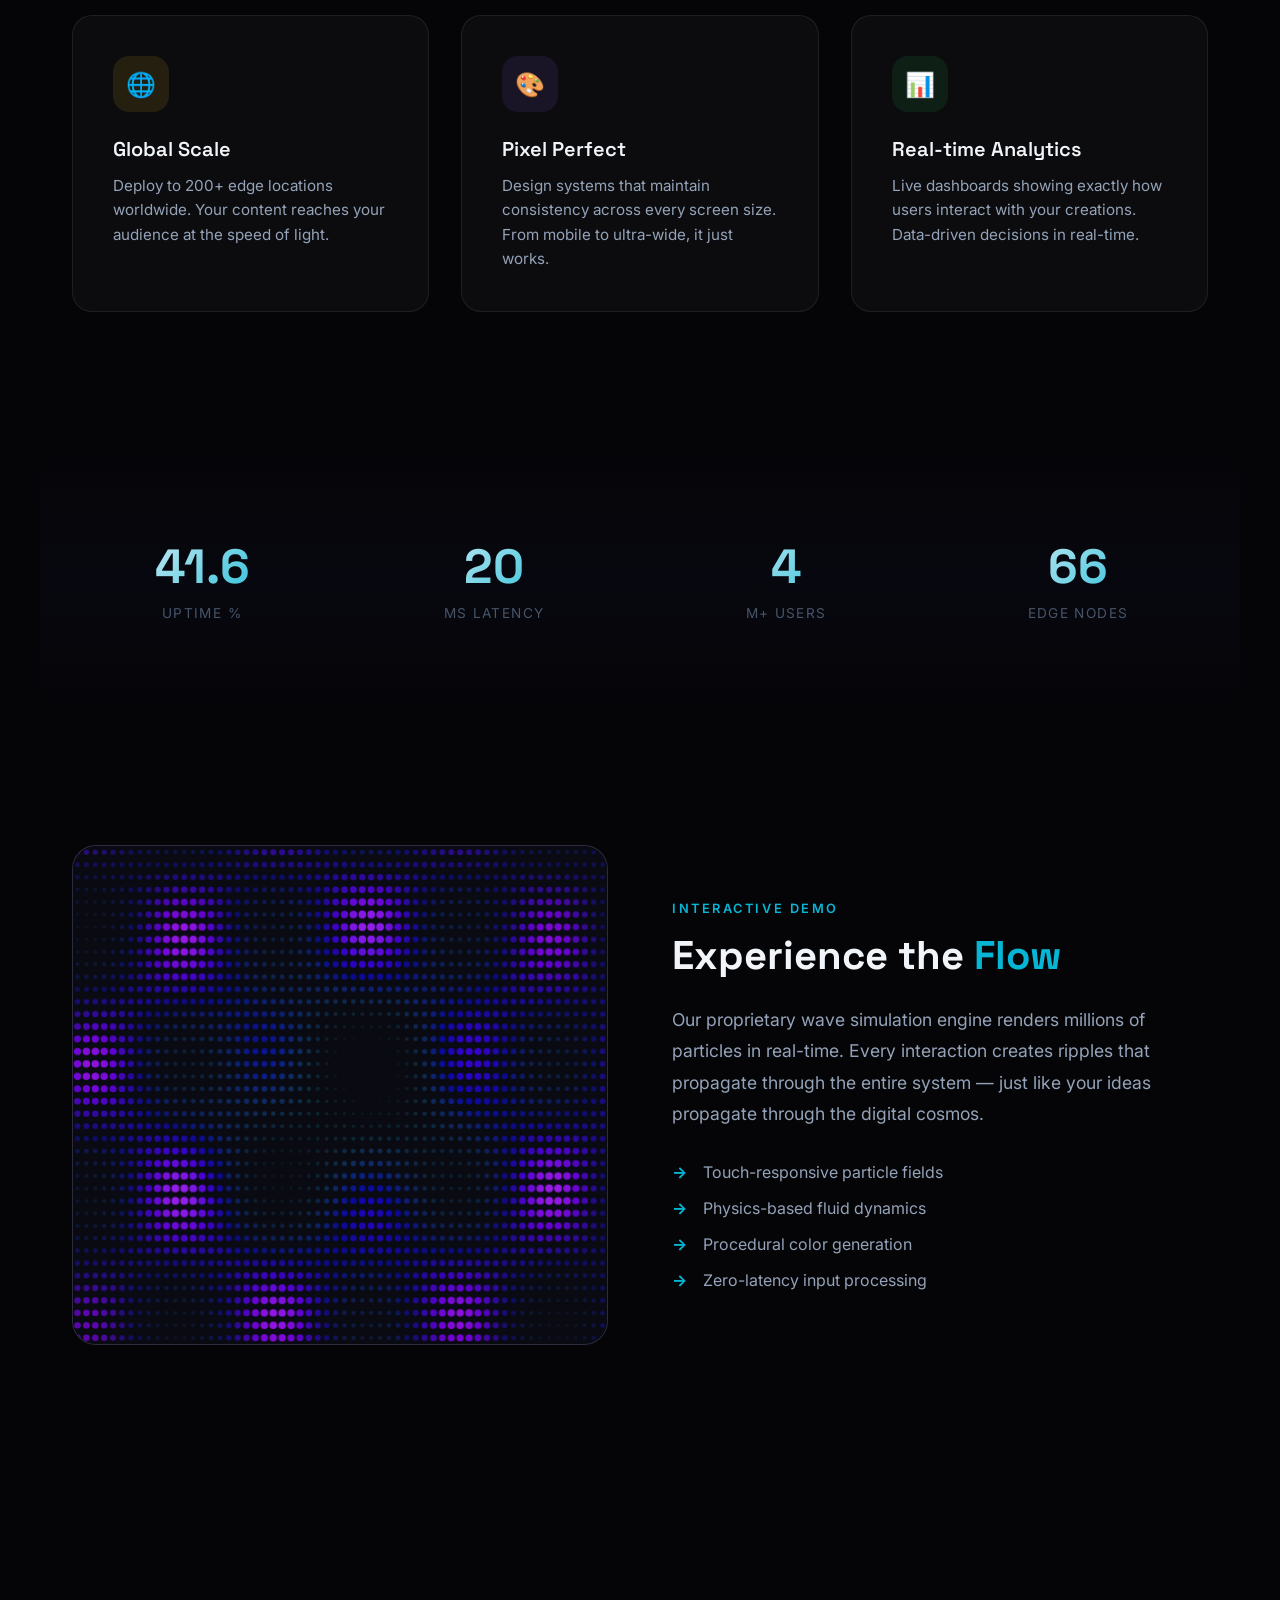
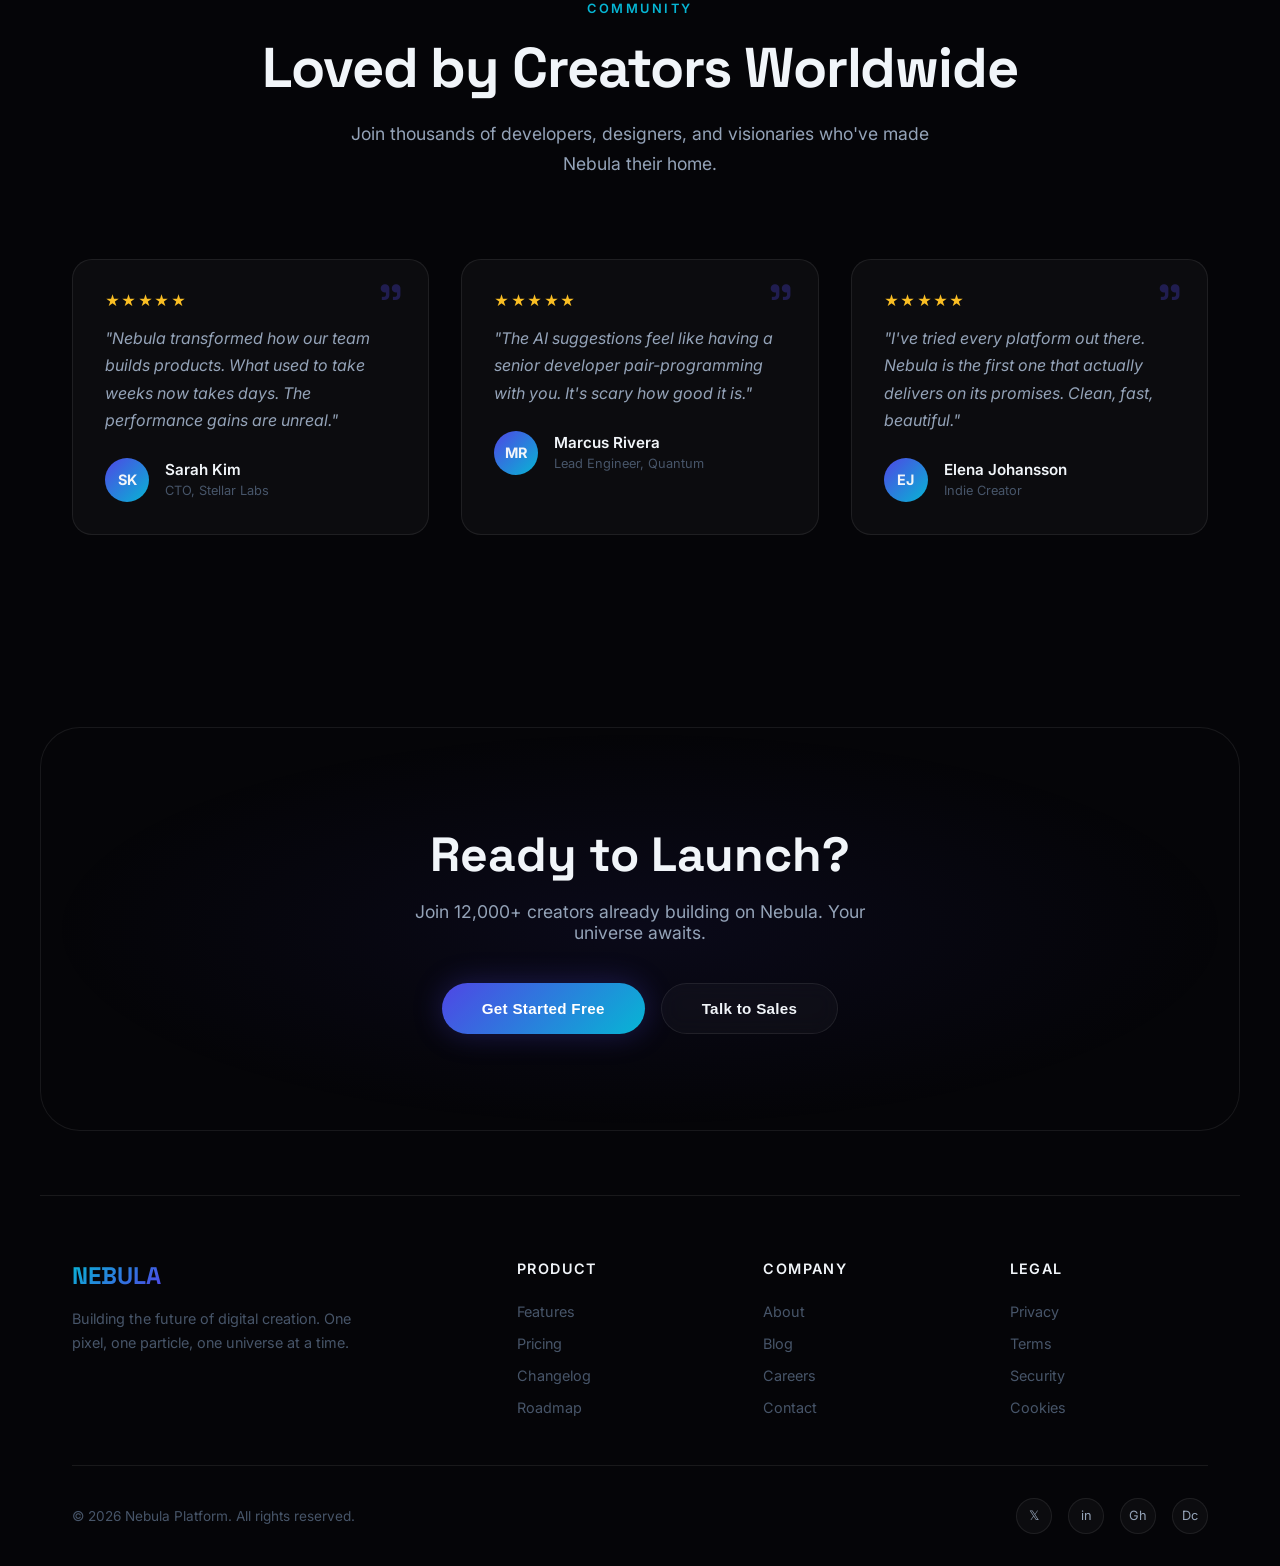
<file: nebula.html>
<!DOCTYPE html>
<html lang="en">
<head>
  <meta charset="UTF-8">
  <meta name="viewport" content="width=device-width, initial-scale=1.0">
  <title>Nebula — Digital Universe</title>
  <link rel="preconnect" href="https://fonts.googleapis.com">
  <link rel="preconnect" href="https://fonts.gstatic.com" crossorigin>
  <link href="https://fonts.googleapis.com/css2?family=Space+Grotesk:wght@300;400;500;600;700&family=Inter:wght@300;400;500;600&display=swap" rel="stylesheet">
  <style>
    :root {
      --void: #050508;
      --nebula: #0a0a12;
      --stardust: #1a1a2e;
      --cosmic-blue: #4f46e5;
      --aurora: #06b6d4;
      --plasma: #f472b6;
      --solar: #fbbf24;
      --text-primary: #f1f5f9;
      --text-secondary: #94a3b8;
      --text-muted: #475569;
      --glass: rgba(255,255,255,0.03);
      --glass-border: rgba(255,255,255,0.08);
    }

    * { margin: 0; padding: 0; box-sizing: border-box; }

    body {
      font-family: 'Inter', sans-serif;
      background: var(--void);
      color: var(--text-primary);
      overflow-x: hidden;
      cursor: none;
    }

    /* Custom Cursor */
    .cursor {
      position: fixed;
      top: 0; left: 0;
      width: 12px; height: 12px;
      background: var(--aurora);
      border-radius: 50%;
      pointer-events: none;
      z-index: 9999;
      mix-blend-mode: difference;
      box-shadow: 0 0 20px var(--aurora), 0 0 40px var(--aurora);
    }
    .cursor-follower {
      position: fixed;
      top: 0; left: 0;
      width: 40px; height: 40px;
      border: 1px solid rgba(6,182,212,0.3);
      border-radius: 50%;
      pointer-events: none;
      z-index: 9998;
      transition: width 0.3s, height 0.3s, border-color 0.3s, background 0.3s;
    }
    .cursor-follower.hovering {
      width: 60px; height: 60px;
      border-color: var(--plasma);
      background: rgba(244,114,182,0.05);
    }

    /* Navigation */
    .nav {
      position: fixed;
      top: 0; left: 0; right: 0;
      z-index: 100;
      padding: 1.5rem 3rem;
      display: flex;
      justify-content: space-between;
      align-items: center;
      backdrop-filter: blur(20px);
      background: rgba(5,5,8,0.6);
      border-bottom: 1px solid var(--glass-border);
      transition: all 0.4s ease;
    }
    .nav.scrolled {
      padding: 1rem 3rem;
      background: rgba(5,5,8,0.9);
    }
    .nav-logo {
      font-family: 'Space Grotesk', sans-serif;
      font-size: 1.5rem;
      font-weight: 700;
      background: linear-gradient(135deg, var(--aurora), var(--cosmic-blue));
      -webkit-background-clip: text;
      -webkit-text-fill-color: transparent;
      letter-spacing: -0.02em;
    }
    .nav-links {
      display: flex;
      gap: 2.5rem;
      list-style: none;
    }
    .nav-links a {
      color: var(--text-secondary);
      text-decoration: none;
      font-size: 0.9rem;
      font-weight: 500;
      letter-spacing: 0.05em;
      text-transform: uppercase;
      transition: color 0.3s ease;
      position: relative;
    }
    .nav-links a::after {
      content: '';
      position: absolute;
      bottom: -4px; left: 0;
      width: 0; height: 1px;
      background: var(--aurora);
      transition: width 0.3s ease;
    }
    .nav-links a:hover { color: var(--text-primary); }
    .nav-links a:hover::after { width: 100%; }

    /* Hero Section */
    .hero {
      position: relative;
      height: 100vh;
      display: flex;
      flex-direction: column;
      justify-content: center;
      align-items: center;
      overflow: hidden;
    }
    #hero-canvas {
      position: absolute;
      top: 0; left: 0;
      width: 100%; height: 100%;
      z-index: 1;
    }
    .hero-content {
      position: relative;
      z-index: 2;
      text-align: center;
      max-width: 900px;
      padding: 0 2rem;
    }
    .hero-badge {
      display: inline-flex;
      align-items: center;
      gap: 0.5rem;
      padding: 0.5rem 1rem;
      background: var(--glass);
      border: 1px solid var(--glass-border);
      border-radius: 100px;
      font-size: 0.8rem;
      color: var(--aurora);
      margin-bottom: 2rem;
      backdrop-filter: blur(10px);
    }
    .hero-badge .dot {
      width: 6px; height: 6px;
      background: var(--aurora);
      border-radius: 50%;
      animation: pulse 2s infinite;
    }
    @keyframes pulse {
      0%, 100% { opacity: 1; transform: scale(1); }
      50% { opacity: 0.5; transform: scale(1.5); }
    }
    .hero h1 {
      font-family: 'Space Grotesk', sans-serif;
      font-size: clamp(3rem, 8vw, 6rem);
      font-weight: 700;
      line-height: 1.1;
      margin-bottom: 1.5rem;
      letter-spacing: -0.03em;
    }
    .hero h1 .gradient-text {
      background: linear-gradient(135deg, var(--aurora), var(--cosmic-blue), var(--plasma));
      -webkit-background-clip: text;
      -webkit-text-fill-color: transparent;
      background-size: 200% 200%;
      animation: gradient-shift 6s ease infinite;
    }
    @keyframes gradient-shift {
      0% { background-position: 0% 50%; }
      50% { background-position: 100% 50%; }
      100% { background-position: 0% 50%; }
    }
    .hero p {
      font-size: 1.25rem;
      color: var(--text-secondary);
      max-width: 600px;
      margin: 0 auto 2.5rem;
      line-height: 1.7;
    }
    .hero-cta {
      display: flex;
      gap: 1rem;
      justify-content: center;
      flex-wrap: wrap;
    }
    .btn {
      padding: 1rem 2.5rem;
      border-radius: 100px;
      font-size: 0.95rem;
      font-weight: 600;
      letter-spacing: 0.02em;
      cursor: none;
      transition: all 0.3s ease;
      border: none;
      position: relative;
      overflow: hidden;
    }
    .btn-primary {
      background: linear-gradient(135deg, var(--cosmic-blue), var(--aurora));
      color: white;
      box-shadow: 0 0 30px rgba(79,70,229,0.3);
    }
    .btn-primary:hover {
      transform: translateY(-2px);
      box-shadow: 0 10px 40px rgba(79,70,229,0.5);
    }
    .btn-secondary {
      background: var(--glass);
      color: var(--text-primary);
      border: 1px solid var(--glass-border);
      backdrop-filter: blur(10px);
    }
    .btn-secondary:hover {
      background: rgba(255,255,255,0.08);
      border-color: var(--aurora);
    }
    .scroll-indicator {
      position: absolute;
      bottom: 2rem;
      left: 50%;
      transform: translateX(-50%);
      display: flex;
      flex-direction: column;
      align-items: center;
      gap: 0.5rem;
      color: var(--text-muted);
      font-size: 0.75rem;
      letter-spacing: 0.1em;
      text-transform: uppercase;
      z-index: 2;
      animation: bounce 2s infinite;
    }
    @keyframes bounce {
      0%, 100% { transform: translateX(-50%) translateY(0); }
      50% { transform: translateX(-50%) translateY(10px); }
    }
    .scroll-line {
      width: 1px;
      height: 40px;
      background: linear-gradient(to bottom, var(--aurora), transparent);
    }

    /* Section Base */
    section {
      position: relative;
      padding: 8rem 2rem;
      max-width: 1200px;
      margin: 0 auto;
    }
    .section-header {
      text-align: center;
      margin-bottom: 5rem;
    }
    .section-label {
      font-size: 0.8rem;
      font-weight: 600;
      letter-spacing: 0.2em;
      text-transform: uppercase;
      color: var(--aurora);
      margin-bottom: 1rem;
    }
    .section-title {
      font-family: 'Space Grotesk', sans-serif;
      font-size: clamp(2rem, 5vw, 3.5rem);
      font-weight: 700;
      margin-bottom: 1rem;
      letter-spacing: -0.02em;
    }
    .section-subtitle {
      color: var(--text-secondary);
      font-size: 1.1rem;
      max-width: 600px;
      margin: 0 auto;
      line-height: 1.7;
    }

    /* Features Grid */
    .features-grid {
      display: grid;
      grid-template-columns: repeat(auto-fit, minmax(300px, 1fr));
      gap: 2rem;
    }
    .feature-card {
      background: var(--glass);
      border: 1px solid var(--glass-border);
      border-radius: 20px;
      padding: 2.5rem;
      transition: all 0.4s ease;
      position: relative;
      overflow: hidden;
    }
    .feature-card::before {
      content: '';
      position: absolute;
      top: 0; left: 0; right: 0; bottom: 0;
      background: radial-gradient(circle at var(--mouse-x, 50%) var(--mouse-y, 50%), rgba(6,182,212,0.08), transparent 60%);
      opacity: 0;
      transition: opacity 0.3s ease;
      pointer-events: none;
    }
    .feature-card:hover::before { opacity: 1; }
    .feature-card:hover {
      transform: translateY(-5px);
      border-color: rgba(6,182,212,0.2);
      box-shadow: 0 20px 60px rgba(0,0,0,0.4);
    }
    .feature-icon {
      width: 56px; height: 56px;
      border-radius: 16px;
      display: flex;
      align-items: center;
      justify-content: center;
      margin-bottom: 1.5rem;
      font-size: 1.5rem;
    }
    .feature-card h3 {
      font-family: 'Space Grotesk', sans-serif;
      font-size: 1.25rem;
      font-weight: 600;
      margin-bottom: 0.75rem;
    }
    .feature-card p {
      color: var(--text-secondary);
      font-size: 0.95rem;
      line-height: 1.6;
    }

    /* Stats Section */
    .stats-section {
      display: grid;
      grid-template-columns: repeat(4, 1fr);
      gap: 2rem;
      padding: 4rem 2rem;
      background: linear-gradient(180deg, transparent, rgba(79,70,229,0.03), transparent);
    }
    .stat-item {
      text-align: center;
      padding: 2rem;
    }
    .stat-number {
      font-family: 'Space Grotesk', sans-serif;
      font-size: 3rem;
      font-weight: 700;
      background: linear-gradient(135deg, var(--text-primary), var(--aurora));
      -webkit-background-clip: text;
      -webkit-text-fill-color: transparent;
      margin-bottom: 0.5rem;
    }
    .stat-label {
      color: var(--text-muted);
      font-size: 0.85rem;
      text-transform: uppercase;
      letter-spacing: 0.1em;
    }

    /* Showcase */
    .showcase {
      display: grid;
      grid-template-columns: 1fr 1fr;
      gap: 4rem;
      align-items: center;
    }
    .showcase-visual {
      position: relative;
      height: 500px;
      border-radius: 24px;
      overflow: hidden;
      background: var(--stardust);
      border: 1px solid var(--glass-border);
    }
    .showcase-visual canvas {
      width: 100%; height: 100%;
    }
    .showcase-content h2 {
      font-family: 'Space Grotesk', sans-serif;
      font-size: 2.5rem;
      font-weight: 700;
      margin-bottom: 1.5rem;
      line-height: 1.2;
    }
    .showcase-content p {
      color: var(--text-secondary);
      font-size: 1.1rem;
      line-height: 1.8;
      margin-bottom: 2rem;
    }
    .showcase-list {
      list-style: none;
      display: flex;
      flex-direction: column;
      gap: 1rem;
    }
    .showcase-list li {
      display: flex;
      align-items: center;
      gap: 1rem;
      color: var(--text-secondary);
    }
    .showcase-list li::before {
      content: '→';
      color: var(--aurora);
      font-weight: 700;
    }

    /* Testimonials */
    .testimonials-grid {
      display: grid;
      grid-template-columns: repeat(3, 1fr);
      gap: 2rem;
    }
    .testimonial-card {
      background: var(--glass);
      border: 1px solid var(--glass-border);
      border-radius: 20px;
      padding: 2rem;
      position: relative;
    }
    .testimonial-card::before {
      content: '"';
      font-family: 'Space Grotesk', sans-serif;
      font-size: 4rem;
      color: var(--cosmic-blue);
      opacity: 0.3;
      position: absolute;
      top: 1rem;
      right: 1.5rem;
      line-height: 1;
    }
    .testimonial-text {
      color: var(--text-secondary);
      font-size: 1rem;
      line-height: 1.7;
      margin-bottom: 1.5rem;
      font-style: italic;
    }
    .testimonial-author {
      display: flex;
      align-items: center;
      gap: 1rem;
    }
    .author-avatar {
      width: 44px; height: 44px;
      border-radius: 50%;
      background: linear-gradient(135deg, var(--cosmic-blue), var(--aurora));
      display: flex;
      align-items: center;
      justify-content: center;
      font-weight: 700;
      font-size: 0.9rem;
    }
    .author-info h4 {
      font-weight: 600;
      font-size: 0.95rem;
    }
    .author-info span {
      color: var(--text-muted);
      font-size: 0.8rem;
    }
    .stars {
      color: var(--solar);
      margin-bottom: 1rem;
      font-size: 0.9rem;
      letter-spacing: 0.1em;
    }

    /* CTA Section */
    .cta-section {
      text-align: center;
      padding: 6rem 2rem;
      background: radial-gradient(ellipse at center, rgba(79,70,229,0.08), transparent 70%);
      border-radius: 40px;
      margin: 4rem auto;
      border: 1px solid var(--glass-border);
    }
    .cta-section h2 {
      font-family: 'Space Grotesk', sans-serif;
      font-size: clamp(2rem, 5vw, 3rem);
      font-weight: 700;
      margin-bottom: 1rem;
    }
    .cta-section p {
      color: var(--text-secondary);
      font-size: 1.1rem;
      margin-bottom: 2.5rem;
      max-width: 500px;
      margin-left: auto;
      margin-right: auto;
    }

    /* Footer */
    footer {
      border-top: 1px solid var(--glass-border);
      padding: 4rem 2rem 2rem;
      max-width: 1200px;
      margin: 0 auto;
    }
    .footer-grid {
      display: grid;
      grid-template-columns: 2fr 1fr 1fr 1fr;
      gap: 3rem;
      margin-bottom: 3rem;
    }
    .footer-brand .logo {
      font-family: 'Space Grotesk', sans-serif;
      font-size: 1.5rem;
      font-weight: 700;
      background: linear-gradient(135deg, var(--aurora), var(--cosmic-blue));
      -webkit-background-clip: text;
      -webkit-text-fill-color: transparent;
      margin-bottom: 1rem;
      display: inline-block;
    }
    .footer-brand p {
      color: var(--text-muted);
      font-size: 0.9rem;
      line-height: 1.7;
      max-width: 300px;
    }
    .footer-col h4 {
      font-weight: 600;
      font-size: 0.9rem;
      margin-bottom: 1.5rem;
      color: var(--text-primary);
      text-transform: uppercase;
      letter-spacing: 0.1em;
    }
    .footer-col ul {
      list-style: none;
      display: flex;
      flex-direction: column;
      gap: 0.75rem;
    }
    .footer-col a {
      color: var(--text-muted);
      text-decoration: none;
      font-size: 0.9rem;
      transition: color 0.3s ease;
    }
    .footer-col a:hover { color: var(--aurora); }
    .footer-bottom {
      border-top: 1px solid var(--glass-border);
      padding-top: 2rem;
      display: flex;
      justify-content: space-between;
      align-items: center;
      color: var(--text-muted);
      font-size: 0.85rem;
    }
    .social-links {
      display: flex;
      gap: 1rem;
    }
    .social-links a {
      width: 36px; height: 36px;
      border-radius: 50%;
      background: var(--glass);
      border: 1px solid var(--glass-border);
      display: flex;
      align-items: center;
      justify-content: center;
      color: var(--text-secondary);
      text-decoration: none;
      font-size: 0.8rem;
      transition: all 0.3s ease;
    }
    .social-links a:hover {
      background: var(--cosmic-blue);
      color: white;
      border-color: var(--cosmic-blue);
      transform: translateY(-2px);
    }

    /* Responsive */
    @media (max-width: 968px) {
      .showcase { grid-template-columns: 1fr; }
      .showcase-visual { height: 350px; }
      .stats-section { grid-template-columns: repeat(2, 1fr); }
      .testimonials-grid { grid-template-columns: 1fr; }
      .footer-grid { grid-template-columns: 1fr 1fr; }
      .nav-links { display: none; }
    }
    @media (max-width: 640px) {
      .stats-section { grid-template-columns: 1fr; }
      .footer-grid { grid-template-columns: 1fr; }
    }
    /* Devices without a hover-capable pointer get the native cursor */
    @media (hover: none), (pointer: coarse) {
      .cursor, .cursor-follower { display: none; }
      body { cursor: auto; }
      .btn { cursor: pointer; }
    }

    /* Reveal Animation */
    .reveal {
      opacity: 0;
      transform: translateY(40px);
      transition: all 0.8s cubic-bezier(0.16, 1, 0.3, 1);
    }
    .reveal.active {
      opacity: 1;
      transform: translateY(0);
    }
    @media (prefers-reduced-motion: reduce) {
      .reveal { opacity: 1; transform: none; transition: none; }
      .hero-badge .dot, .scroll-indicator { animation: none; }
    }
  </style>
</head>
<body>

  <div class="cursor" id="cursor"></div>
  <div class="cursor-follower" id="cursorFollower"></div>

  <nav class="nav" id="navbar">
    <div class="nav-logo">NEBULA</div>
    <ul class="nav-links">
      <li><a href="#features">Features</a></li>
      <li><a href="#showcase">Showcase</a></li>
      <li><a href="#testimonials">Stories</a></li>
      <li><a href="#cta">Join</a></li>
    </ul>
  </nav>

  <section class="hero" id="hero">
    <canvas id="hero-canvas"></canvas>
    <div class="hero-content">
      <div class="hero-badge">
        <span class="dot"></span>
        Now in Open Beta
      </div>
      <h1>
        Build Your<br>
        <span class="gradient-text">Digital Universe</span>
      </h1>
      <p>
        A next-generation platform where creativity meets infinite possibility.
        Design, deploy, and scale your vision across the cosmos.
      </p>
      <div class="hero-cta">
        <button class="btn btn-primary" onclick="document.getElementById('features').scrollIntoView({behavior:'smooth'})">Start Exploring</button>
        <button class="btn btn-secondary" onclick="document.getElementById('showcase').scrollIntoView({behavior:'smooth'})">See It In Action</button>
      </div>
    </div>
    <div class="scroll-indicator">
      <span>Scroll</span>
      <div class="scroll-line"></div>
    </div>
  </section>

  <section id="features">
    <div class="section-header reveal">
      <div class="section-label">Capabilities</div>
      <h2 class="section-title">Everything You Need to Create</h2>
      <p class="section-subtitle">
        Powerful tools designed for creators who refuse to compromise on quality or performance.
      </p>
    </div>
    <div class="features-grid">
      <div class="feature-card reveal">
        <div class="feature-icon" style="background: rgba(79,70,229,0.1); color: var(--cosmic-blue)">⚡</div>
        <h3>Lightning Fast</h3>
        <p>Optimized rendering engine that delivers 60fps experiences even on low-end devices. Performance without compromise.</p>
      </div>
      <div class="feature-card reveal">
        <div class="feature-icon" style="background: rgba(6,182,212,0.1); color: var(--aurora)">🔮</div>
        <h3>AI-Powered</h3>
        <p>Intelligent automation that learns your workflow and suggests optimizations. Work smarter, not harder.</p>
      </div>
      <div class="feature-card reveal">
        <div class="feature-icon" style="background: rgba(244,114,182,0.1); color: var(--plasma)">🛡️</div>
        <h3>Enterprise Secure</h3>
        <p>Bank-grade encryption and compliance standards. Your data is protected by the same protocols used by Fortune 500 companies.</p>
      </div>
      <div class="feature-card reveal">
        <div class="feature-icon" style="background: rgba(251,191,36,0.1); color: var(--solar)">🌐</div>
        <h3>Global Scale</h3>
        <p>Deploy to 200+ edge locations worldwide. Your content reaches your audience at the speed of light.</p>
      </div>
      <div class="feature-card reveal">
        <div class="feature-icon" style="background: rgba(139,92,246,0.1); color: #8b5cf6">🎨</div>
        <h3>Pixel Perfect</h3>
        <p>Design systems that maintain consistency across every screen size. From mobile to ultra-wide, it just works.</p>
      </div>
      <div class="feature-card reveal">
        <div class="feature-icon" style="background: rgba(34,197,94,0.1); color: #22c55e">📊</div>
        <h3>Real-time Analytics</h3>
        <p>Live dashboards showing exactly how users interact with your creations. Data-driven decisions in real-time.</p>
      </div>
    </div>
  </section>

  <section class="stats-section reveal">
    <div class="stat-item">
      <div class="stat-number" data-target="99.9">0</div>
      <div class="stat-label">Uptime %</div>
    </div>
    <div class="stat-item">
      <div class="stat-number" data-target="50">0</div>
      <div class="stat-label">ms Latency</div>
    </div>
    <div class="stat-item">
      <div class="stat-number" data-target="12">0</div>
      <div class="stat-label">M+ Users</div>
    </div>
    <div class="stat-item">
      <div class="stat-number" data-target="200">0</div>
      <div class="stat-label">Edge Nodes</div>
    </div>
  </section>

  <section id="showcase">
    <div class="showcase">
      <div class="showcase-visual reveal">
        <canvas id="wave-canvas"></canvas>
      </div>
      <div class="showcase-content reveal">
        <div class="section-label">Interactive Demo</div>
        <h2>Experience the <span style="color:var(--aurora)">Flow</span></h2>
        <p>
          Our proprietary wave simulation engine renders millions of particles in real-time.
          Every interaction creates ripples that propagate through the entire system —
          just like your ideas propagate through the digital cosmos.
        </p>
        <ul class="showcase-list">
          <li>Touch-responsive particle fields</li>
          <li>Physics-based fluid dynamics</li>
          <li>Procedural color generation</li>
          <li>Zero-latency input processing</li>
        </ul>
      </div>
    </div>
  </section>

  <section id="testimonials">
    <div class="section-header reveal">
      <div class="section-label">Community</div>
      <h2 class="section-title">Loved by Creators Worldwide</h2>
      <p class="section-subtitle">
        Join thousands of developers, designers, and visionaries who've made Nebula their home.
      </p>
    </div>
    <div class="testimonials-grid">
      <div class="testimonial-card reveal">
        <div class="stars">★★★★★</div>
        <p class="testimonial-text">
          "Nebula transformed how our team builds products. What used to take weeks now takes days. The performance gains are unreal."
        </p>
        <div class="testimonial-author">
          <div class="author-avatar">SK</div>
          <div class="author-info">
            <h4>Sarah Kim</h4>
            <span>CTO, Stellar Labs</span>
          </div>
        </div>
      </div>
      <div class="testimonial-card reveal">
        <div class="stars">★★★★★</div>
        <p class="testimonial-text">
          "The AI suggestions feel like having a senior developer pair-programming with you. It's scary how good it is."
        </p>
        <div class="testimonial-author">
          <div class="author-avatar">MR</div>
          <div class="author-info">
            <h4>Marcus Rivera</h4>
            <span>Lead Engineer, Quantum</span>
          </div>
        </div>
      </div>
      <div class="testimonial-card reveal">
        <div class="stars">★★★★★</div>
        <p class="testimonial-text">
          "I've tried every platform out there. Nebula is the first one that actually delivers on its promises. Clean, fast, beautiful."
        </p>
        <div class="testimonial-author">
          <div class="author-avatar">EJ</div>
          <div class="author-info">
            <h4>Elena Johansson</h4>
            <span>Indie Creator</span>
          </div>
        </div>
      </div>
    </div>
  </section>

  <section class="cta-section reveal" id="cta">
    <h2>Ready to Launch?</h2>
    <p>Join 12,000+ creators already building on Nebula. Your universe awaits.</p>
    <div class="hero-cta">
      <button class="btn btn-primary">Get Started Free</button>
      <button class="btn btn-secondary">Talk to Sales</button>
    </div>
  </section>

  <footer>
    <div class="footer-grid">
      <div class="footer-brand">
        <div class="logo">NEBULA</div>
        <p>Building the future of digital creation. One pixel, one particle, one universe at a time.</p>
      </div>
      <div class="footer-col">
        <h4>Product</h4>
        <ul>
          <li><a href="#">Features</a></li>
          <li><a href="#">Pricing</a></li>
          <li><a href="#">Changelog</a></li>
          <li><a href="#">Roadmap</a></li>
        </ul>
      </div>
      <div class="footer-col">
        <h4>Company</h4>
        <ul>
          <li><a href="#">About</a></li>
          <li><a href="#">Blog</a></li>
          <li><a href="#">Careers</a></li>
          <li><a href="#">Contact</a></li>
        </ul>
      </div>
      <div class="footer-col">
        <h4>Legal</h4>
        <ul>
          <li><a href="#">Privacy</a></li>
          <li><a href="#">Terms</a></li>
          <li><a href="#">Security</a></li>
          <li><a href="#">Cookies</a></li>
        </ul>
      </div>
    </div>
    <div class="footer-bottom">
      <span>© 2026 Nebula Platform. All rights reserved.</span>
      <div class="social-links">
        <a href="#" aria-label="X (Twitter)">𝕏</a>
        <a href="#" aria-label="LinkedIn">in</a>
        <a href="#" aria-label="GitHub">Gh</a>
        <a href="#" aria-label="Discord">Dc</a>
      </div>
    </div>
  </footer>

  <script>
    // ==================== CUSTOM CURSOR ====================
    const cursor = document.getElementById('cursor');
    const follower = document.getElementById('cursorFollower');
    // Start off-screen so nothing reacts to a phantom pointer at (0,0)
    // before the first mousemove (or ever, on touch devices).
    let mouseX = -9999, mouseY = -9999;
    let cursorX = -9999, cursorY = -9999;
    let followerX = -9999, followerY = -9999;

    document.addEventListener('mousemove', (e) => {
      mouseX = e.clientX;
      mouseY = e.clientY;
    }, { passive: true });

    function animateCursor() {
      cursorX += (mouseX - cursorX) * 0.2;
      cursorY += (mouseY - cursorY) * 0.2;
      followerX += (mouseX - followerX) * 0.1;
      followerY += (mouseY - followerY) * 0.1;

      cursor.style.transform = `translate(${cursorX - 6}px, ${cursorY - 6}px)`;
      follower.style.transform = `translate(${followerX - 20}px, ${followerY - 20}px)`;
      requestAnimationFrame(animateCursor);
    }
    animateCursor();

    document.querySelectorAll('a, button, .feature-card').forEach(el => {
      el.addEventListener('mouseenter', () => follower.classList.add('hovering'));
      el.addEventListener('mouseleave', () => follower.classList.remove('hovering'));
    });

    // ==================== HERO PARTICLE SYSTEM ====================
    const heroCanvas = document.getElementById('hero-canvas');
    const heroCtx = heroCanvas.getContext('2d');
    let heroW, heroH;
    const particles = [];
    const CONNECTION_DISTANCE = 150;
    const MOUSE_RADIUS = 200;
    const MAX_SPEED = 1.5;

    function resizeHero() {
      heroW = heroCanvas.width = window.innerWidth;
      heroH = heroCanvas.height = window.innerHeight;
      // Pull any particle stranded outside the new bounds back inside,
      // otherwise its bounce check flips velocity every frame forever.
      particles.forEach(p => {
        p.x = Math.min(Math.max(p.x, 0), heroW);
        p.y = Math.min(Math.max(p.y, 0), heroH);
      });
    }

    class Particle {
      constructor() {
        this.x = Math.random() * heroW;
        this.y = Math.random() * heroH;
        this.vx = (Math.random() - 0.5) * 0.5;
        this.vy = (Math.random() - 0.5) * 0.5;
        this.radius = Math.random() * 2 + 1;
        this.baseRadius = this.radius;
      }
      update() {
        this.x += this.vx;
        this.y += this.vy;
        if (this.x < 0) { this.x = 0; this.vx = Math.abs(this.vx); }
        else if (this.x > heroW) { this.x = heroW; this.vx = -Math.abs(this.vx); }
        if (this.y < 0) { this.y = 0; this.vy = Math.abs(this.vy); }
        else if (this.y > heroH) { this.y = heroH; this.vy = -Math.abs(this.vy); }

        const dx = mouseX - this.x;
        const dy = mouseY - this.y;
        const dist = Math.sqrt(dx*dx + dy*dy);
        if (dist > 0 && dist < MOUSE_RADIUS) {
          const force = (MOUSE_RADIUS - dist) / MOUSE_RADIUS;
          this.vx -= (dx / dist) * force * 0.02;
          this.vy -= (dy / dist) * force * 0.02;
          const speed = Math.sqrt(this.vx*this.vx + this.vy*this.vy);
          if (speed > MAX_SPEED) {
            this.vx = (this.vx / speed) * MAX_SPEED;
            this.vy = (this.vy / speed) * MAX_SPEED;
          }
          this.radius = this.baseRadius + force * 2;
        } else {
          this.radius += (this.baseRadius - this.radius) * 0.1;
        }
      }
      draw() {
        heroCtx.beginPath();
        heroCtx.arc(this.x, this.y, this.radius, 0, Math.PI * 2);
        heroCtx.fillStyle = `rgba(6, 182, 212, ${0.3 + (this.radius - this.baseRadius) * 0.2})`;
        heroCtx.fill();
      }
    }

    resizeHero();
    window.addEventListener('resize', resizeHero);

    for (let i = 0; i < 80; i++) {
      particles.push(new Particle());
    }

    function drawHero() {
      heroCtx.clearRect(0, 0, heroW, heroH);

      for (let i = 0; i < particles.length; i++) {
        for (let j = i + 1; j < particles.length; j++) {
          const dx = particles[i].x - particles[j].x;
          const dy = particles[i].y - particles[j].y;
          const dist = Math.sqrt(dx*dx + dy*dy);
          if (dist < CONNECTION_DISTANCE) {
            const opacity = (1 - dist / CONNECTION_DISTANCE) * 0.15;
            heroCtx.beginPath();
            heroCtx.moveTo(particles[i].x, particles[i].y);
            heroCtx.lineTo(particles[j].x, particles[j].y);
            heroCtx.strokeStyle = `rgba(6, 182, 212, ${opacity})`;
            heroCtx.lineWidth = 0.5;
            heroCtx.stroke();
          }
        }
      }

      particles.forEach(p => { p.update(); p.draw(); });
      requestAnimationFrame(drawHero);
    }
    drawHero();

    // ==================== WAVE CANVAS ====================
    const waveCanvas = document.getElementById('wave-canvas');
    const waveCtx = waveCanvas.getContext('2d');
    let waveW, waveH;
    let time = 0;
    let waveMouseX = 0.5, waveMouseY = 0.5;

    function resizeWave() {
      const rect = waveCanvas.parentElement.getBoundingClientRect();
      waveW = waveCanvas.width = rect.width;
      waveH = waveCanvas.height = rect.height;
    }
    resizeWave();
    window.addEventListener('resize', resizeWave);

    waveCanvas.addEventListener('mousemove', (e) => {
      const rect = waveCanvas.getBoundingClientRect();
      waveMouseX = (e.clientX - rect.left) / rect.width;
      waveMouseY = (e.clientY - rect.top) / rect.height;
    }, { passive: true });

    function drawWave() {
      waveCtx.fillStyle = '#0a0a12';
      waveCtx.fillRect(0, 0, waveW, waveH);

      const cols = 60;
      const rows = 40;
      const cellW = waveW / cols;
      const cellH = waveH / rows;

      for (let i = 0; i < cols; i++) {
        for (let j = 0; j < rows; j++) {
          const x = i * cellW;
          const y = j * cellH;
          const dx = i / cols - waveMouseX;
          const dy = j / rows - waveMouseY;
          const dist = Math.sqrt(dx*dx + dy*dy);

          const wave1 = Math.sin(i * 0.3 + time) * Math.cos(j * 0.3 + time);
          const wave2 = Math.sin(dist * 10 - time * 2) * Math.exp(-dist * 2);
          const value = (wave1 + wave2) * 0.5 + 0.5;

          const hue = 180 + value * 60 + dist * 60;
          const sat = 60 + value * 40;
          const light = 20 + value * 30;
          const alpha = 0.3 + value * 0.5;

          waveCtx.fillStyle = `hsla(${hue}, ${sat}%, ${light}%, ${alpha})`;
          waveCtx.beginPath();
          waveCtx.arc(x + cellW/2, y + cellH/2, cellW * 0.4 * (0.5 + value * 0.5), 0, Math.PI * 2);
          waveCtx.fill();
        }
      }

      time += 0.02;
      requestAnimationFrame(drawWave);
    }
    drawWave();

    // ==================== SCROLL REVEAL ====================
    const revealElements = document.querySelectorAll('.reveal');
    const revealObserver = new IntersectionObserver((entries) => {
      entries.forEach(entry => {
        if (entry.isIntersecting) {
          entry.target.classList.add('active');
          revealObserver.unobserve(entry.target);
        }
      });
    }, { threshold: 0.1, rootMargin: '0px 0px -50px 0px' });
    revealElements.forEach(el => revealObserver.observe(el));

    // ==================== NAV SCROLL EFFECT ====================
    const navbar = document.getElementById('navbar');
    window.addEventListener('scroll', () => {
      navbar.classList.toggle('scrolled', window.scrollY > 50);
    }, { passive: true });

    // ==================== STAT COUNTER ANIMATION ====================
    const statNumbers = document.querySelectorAll('.stat-number');
    const statsObserver = new IntersectionObserver((entries) => {
      entries.forEach(entry => {
        if (entry.isIntersecting) {
          const target = parseFloat(entry.target.dataset.target);
          const isDecimal = target % 1 !== 0;
          let current = 0;
          const increment = target / 60;
          const timer = setInterval(() => {
            current += increment;
            if (current >= target) {
              current = target;
              clearInterval(timer);
            }
            entry.target.textContent = isDecimal ? current.toFixed(1) : Math.floor(current);
          }, 30);
          statsObserver.unobserve(entry.target);
        }
      });
    }, { threshold: 0.5 });
    statNumbers.forEach(el => statsObserver.observe(el));

    // ==================== FEATURE CARD SPOTLIGHT ====================
    document.querySelectorAll('.feature-card').forEach(card => {
      card.addEventListener('mousemove', (e) => {
        const rect = card.getBoundingClientRect();
        const x = ((e.clientX - rect.left) / rect.width) * 100;
        const y = ((e.clientY - rect.top) / rect.height) * 100;
        card.style.setProperty('--mouse-x', x + '%');
        card.style.setProperty('--mouse-y', y + '%');
      }, { passive: true });
    });

    // ==================== SMOOTH SCROLL FOR NAV LINKS ====================
    document.querySelectorAll('.nav-links a').forEach(link => {
      link.addEventListener('click', (e) => {
        e.preventDefault();
        const target = document.querySelector(link.getAttribute('href'));
        if (target) target.scrollIntoView({ behavior: 'smooth' });
      });
    });
  </script>

</body>
</html>
</file>
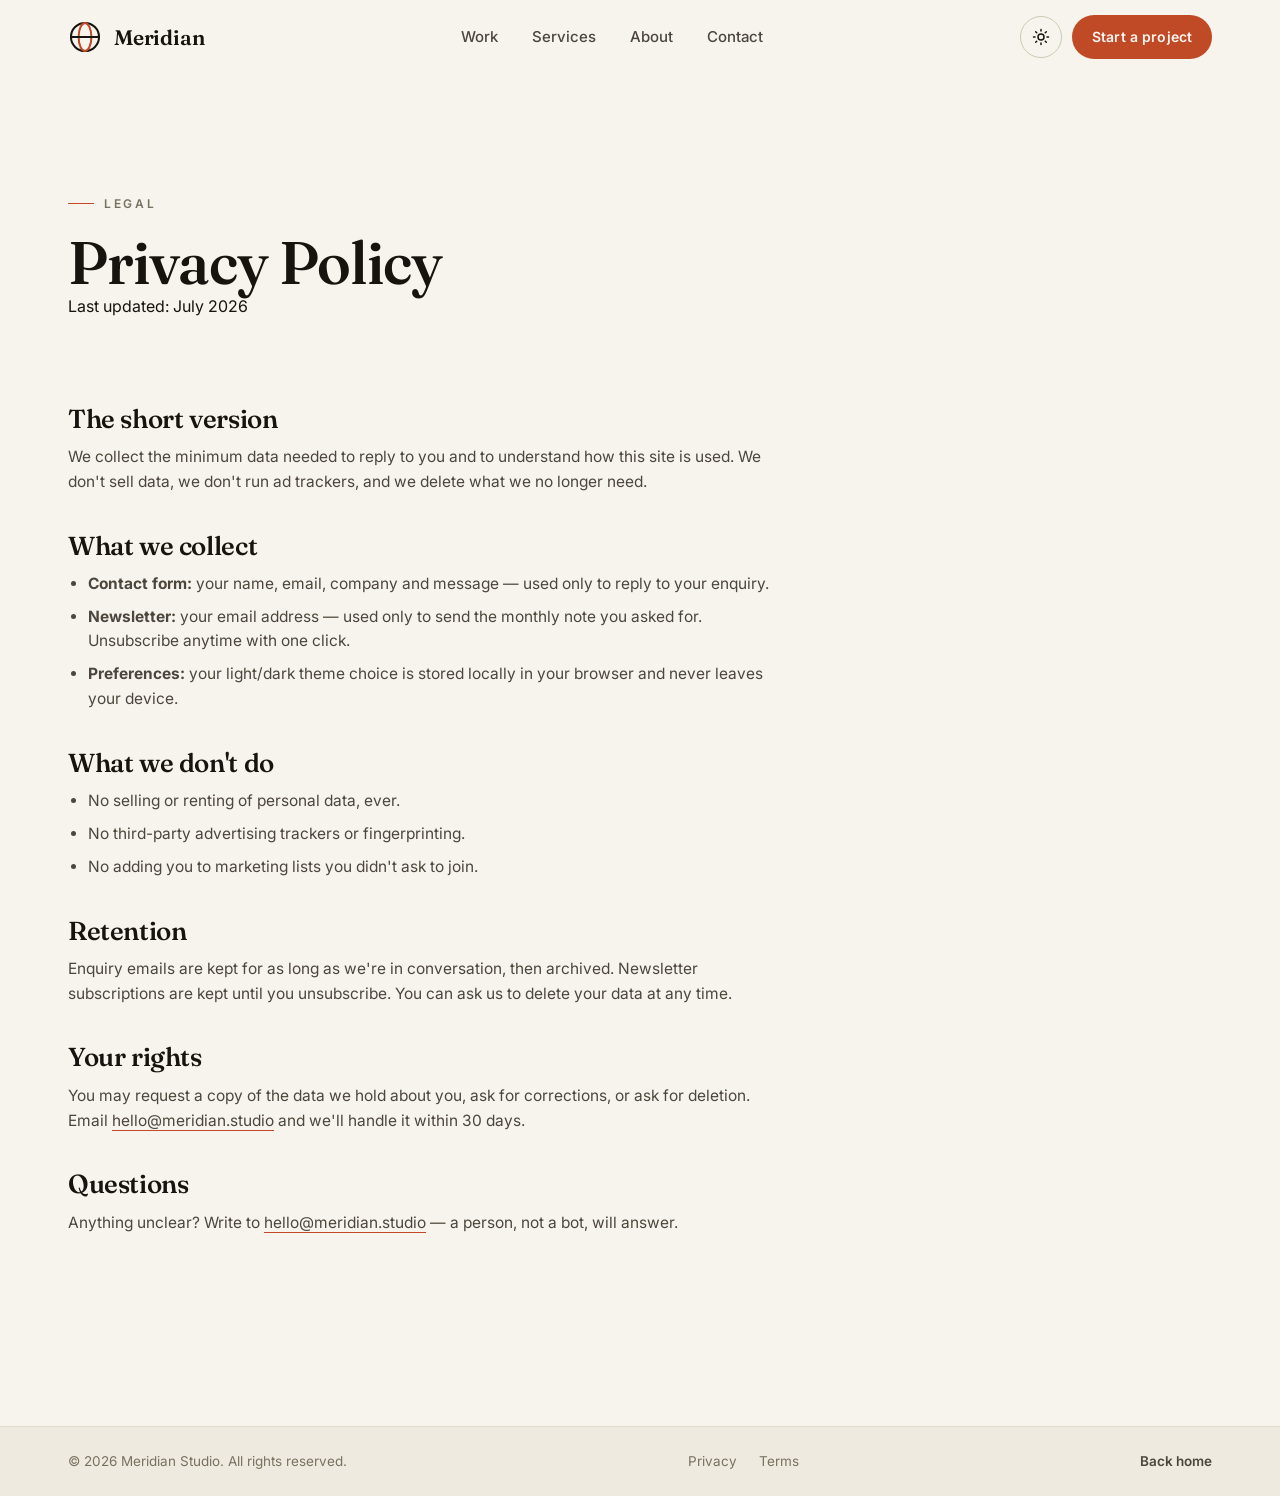
<file: privacy.html>
<!DOCTYPE html>
<html lang="en" data-theme="light">
<head>
<meta charset="UTF-8">
<meta name="viewport" content="width=device-width, initial-scale=1.0, viewport-fit=cover">
<title>Privacy Policy — Meridian Studio</title>
<meta name="description" content="How Meridian Studio handles your data: what we collect, why, and your rights.">
<link rel="canonical" href="https://amoo2233.github.io/g/privacy.html">
<meta name="theme-color" content="#f7f4ee">
<link rel="icon" type="image/svg+xml" href="assets/favicon.svg">
<link rel="preconnect" href="https://fonts.googleapis.com">
<link rel="preconnect" href="https://fonts.gstatic.com" crossorigin>
<link href="https://fonts.googleapis.com/css2?family=Fraunces:ital,opsz,wght@0,9..144,400..700;1,9..144,400..700&family=Inter:wght@400;500;600;700&display=swap" rel="stylesheet">
<link rel="stylesheet" href="assets/css/styles.css">
<script>
  (function(){try{var t=localStorage.getItem("meridian-theme");if(!t)t=matchMedia("(prefers-color-scheme: dark)").matches?"dark":"light";document.documentElement.setAttribute("data-theme",t);}catch(e){}})();
</script>
</head>
<body>
<a class="skip-link" href="#main">Skip to content</a>

<header class="site-header">
  <div class="container">
    <a class="logo" href="index.html" aria-label="Meridian — home">
      <svg class="mark" viewBox="0 0 40 40" fill="none" aria-hidden="true">
        <circle cx="20" cy="20" r="16.5" stroke="currentColor" stroke-width="2.4"/>
        <ellipse cx="20" cy="20" rx="7.5" ry="16.5" style="stroke:var(--accent)" stroke-width="2.4"/>
        <line x1="3.5" y1="20" x2="36.5" y2="20" stroke="currentColor" stroke-width="2.4"/>
      </svg>
      Meridian
    </a>
    <nav class="main-nav" id="main-nav" aria-label="Primary">
      <a href="work.html">Work</a>
      <a href="services.html">Services</a>
      <a href="about.html">About</a>
      <a href="contact.html">Contact</a>
      <a class="btn btn--accent btn--sm nav-cta" href="contact.html">Start a project</a>
    </nav>
    <div class="header-actions">
      <button class="theme-toggle" type="button" aria-label="Toggle dark mode">
        <svg class="icon-sun" viewBox="0 0 24 24" fill="none" stroke="currentColor" stroke-width="2" stroke-linecap="round" aria-hidden="true"><circle cx="12" cy="12" r="4"/><path d="M12 2v2m0 16v2M4.9 4.9l1.4 1.4m11.4 11.4 1.4 1.4M2 12h2m16 0h2M4.9 19.1l1.4-1.4m11.4-11.4 1.4-1.4"/></svg>
        <svg class="icon-moon" viewBox="0 0 24 24" fill="none" stroke="currentColor" stroke-width="2" stroke-linecap="round" stroke-linejoin="round" aria-hidden="true"><path d="M21 12.8A9 9 0 1 1 11.2 3a7 7 0 0 0 9.8 9.8Z"/></svg>
      </button>
      <a class="btn btn--accent btn--sm header-cta" href="contact.html">Start a project</a>
      <button class="nav-burger" type="button" aria-expanded="false" aria-controls="main-nav" aria-label="Open menu">
        <span></span><span></span><span></span>
      </button>
    </div>
  </div>
</header>

<main id="main">
  <section class="page-head">
    <div class="container">
      <p class="eyebrow">Legal</p>
      <h1 class="display-l">Privacy Policy</h1>
      <p class="updated prose">Last updated: July 2026</p>
    </div>
  </section>

  <section class="section--tight section" style="padding-top:0">
    <div class="container">
      <div class="prose">
        <h2>The short version</h2>
        <p>We collect the minimum data needed to reply to you and to understand how this site is used. We don't sell data, we don't run ad trackers, and we delete what we no longer need.</p>

        <h2>What we collect</h2>
        <ul>
          <li><strong>Contact form:</strong> your name, email, company and message — used only to reply to your enquiry.</li>
          <li><strong>Newsletter:</strong> your email address — used only to send the monthly note you asked for. Unsubscribe anytime with one click.</li>
          <li><strong>Preferences:</strong> your light/dark theme choice is stored locally in your browser and never leaves your device.</li>
        </ul>

        <h2>What we don't do</h2>
        <ul>
          <li>No selling or renting of personal data, ever.</li>
          <li>No third-party advertising trackers or fingerprinting.</li>
          <li>No adding you to marketing lists you didn't ask to join.</li>
        </ul>

        <h2>Retention</h2>
        <p>Enquiry emails are kept for as long as we're in conversation, then archived. Newsletter subscriptions are kept until you unsubscribe. You can ask us to delete your data at any time.</p>

        <h2>Your rights</h2>
        <p>You may request a copy of the data we hold about you, ask for corrections, or ask for deletion. Email <a href="mailto:hello@meridian.studio" style="border-bottom:1.5px solid var(--accent)">hello@meridian.studio</a> and we'll handle it within 30 days.</p>

        <h2>Questions</h2>
        <p>Anything unclear? Write to <a href="mailto:hello@meridian.studio" style="border-bottom:1.5px solid var(--accent)">hello@meridian.studio</a> — a person, not a bot, will answer.</p>
      </div>
    </div>
  </section>
</main>

<footer class="site-footer">
  <div class="container">
    <div class="footer-bottom" style="border-top:none">
      <span>© <span data-year>2026</span> Meridian Studio. All rights reserved.</span>
      <div class="legal">
        <a href="privacy.html">Privacy</a>
        <a href="terms.html">Terms</a>
      </div>
      <a class="to-top" href="index.html">Back home</a>
    </div>
  </div>
</footer>

<script src="assets/js/main.js"></script>
</body>
</html>
</file>
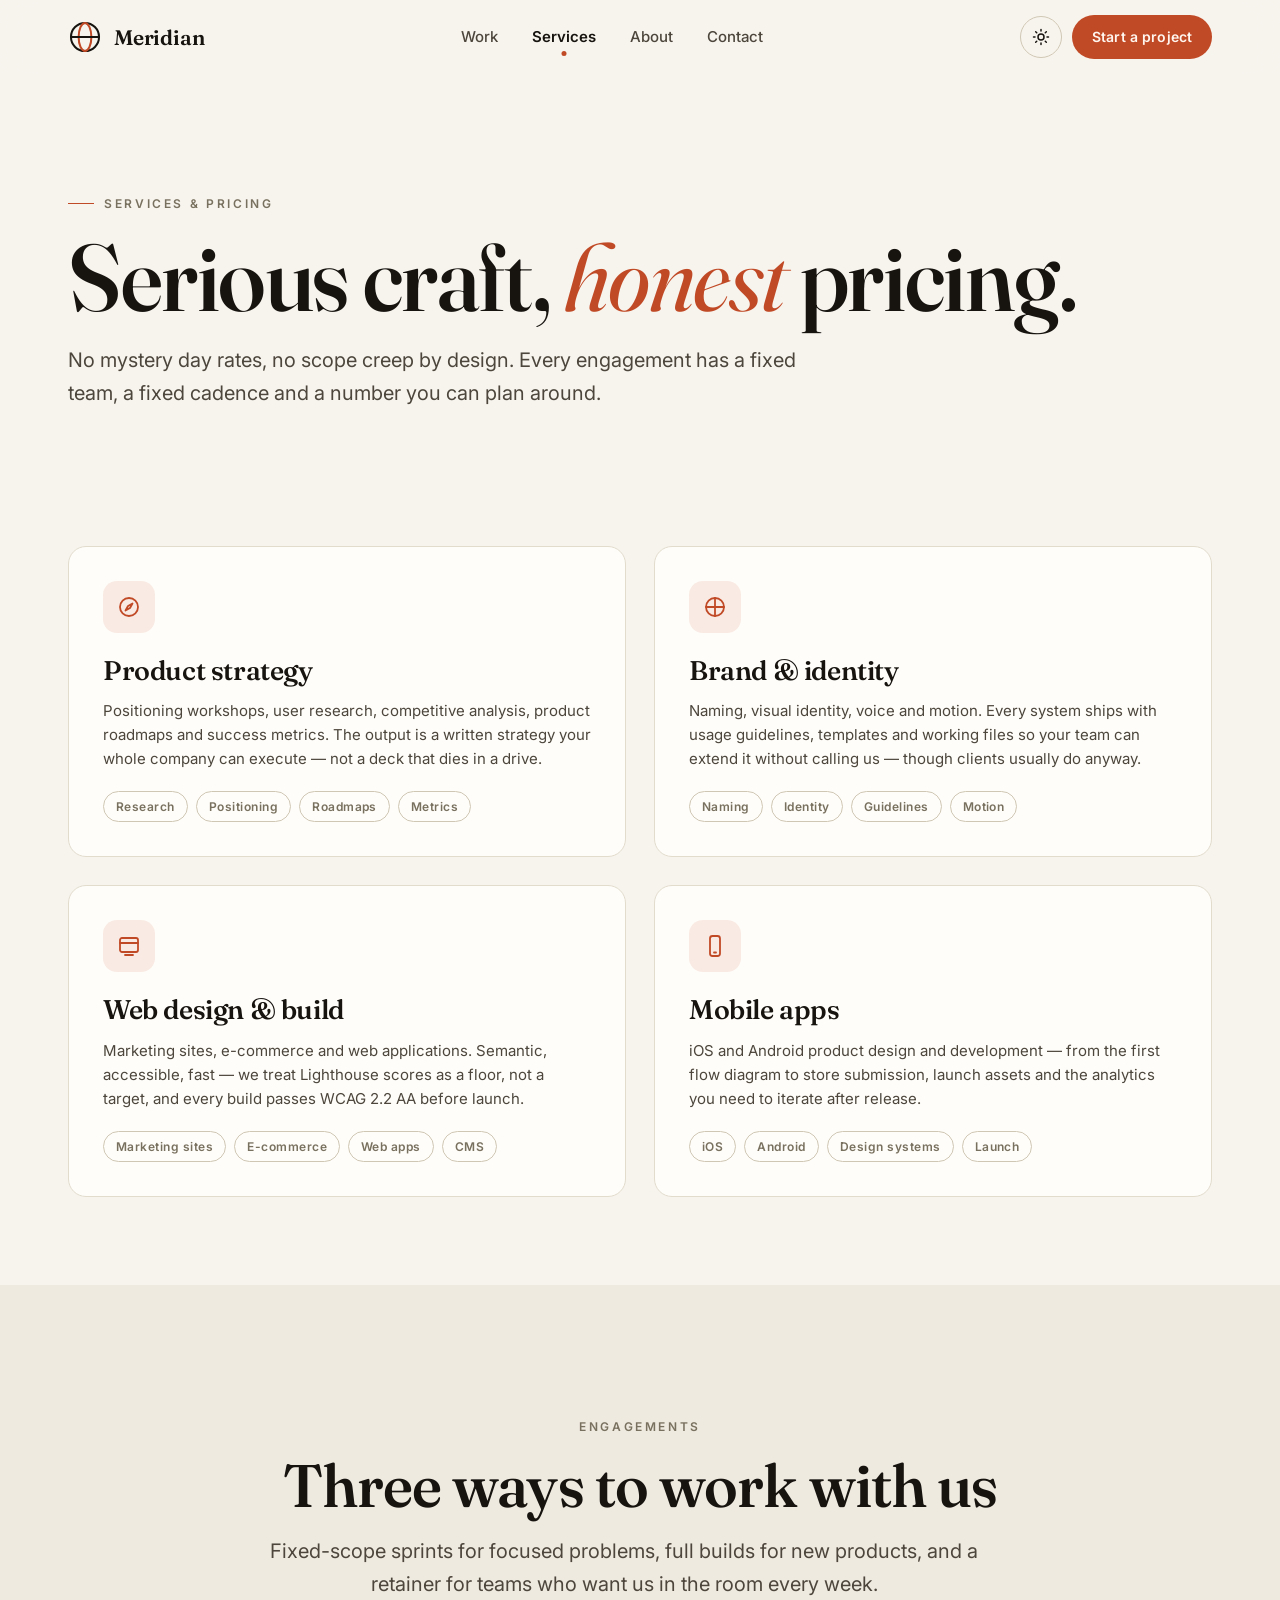
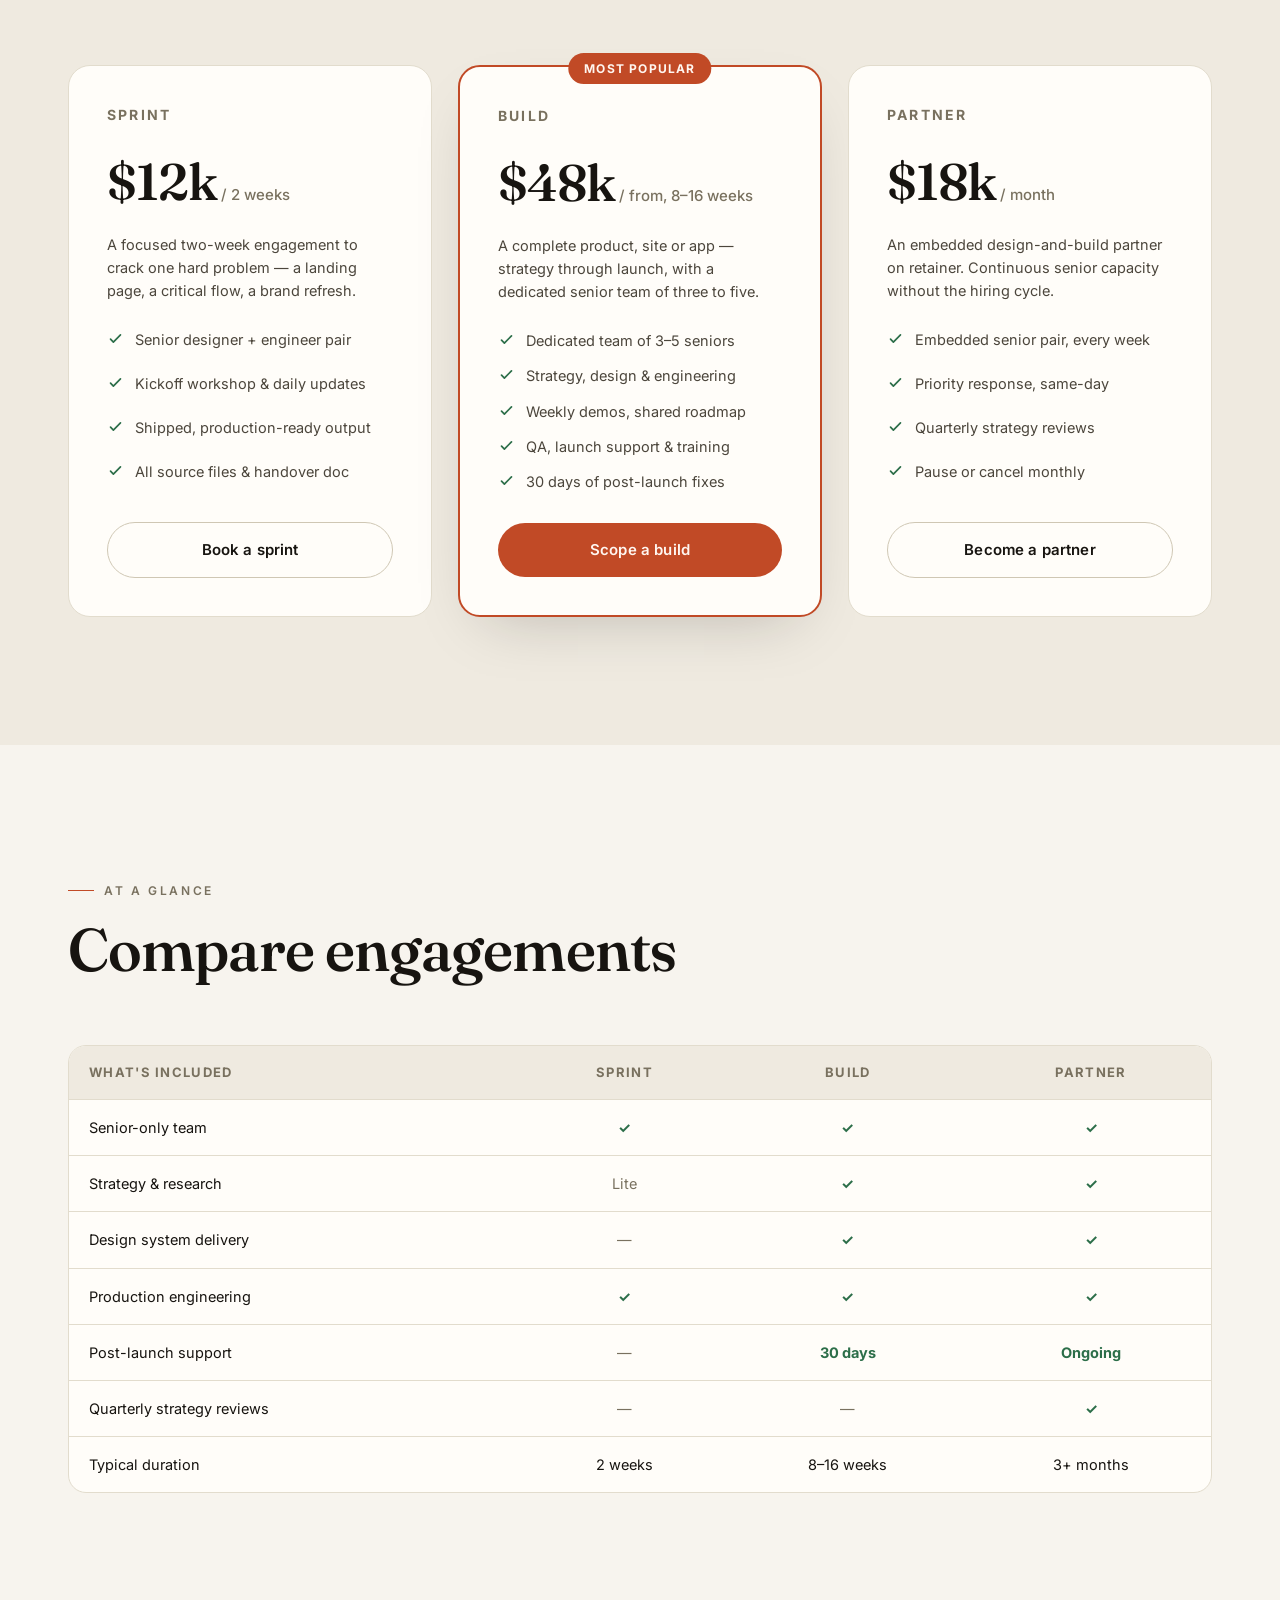
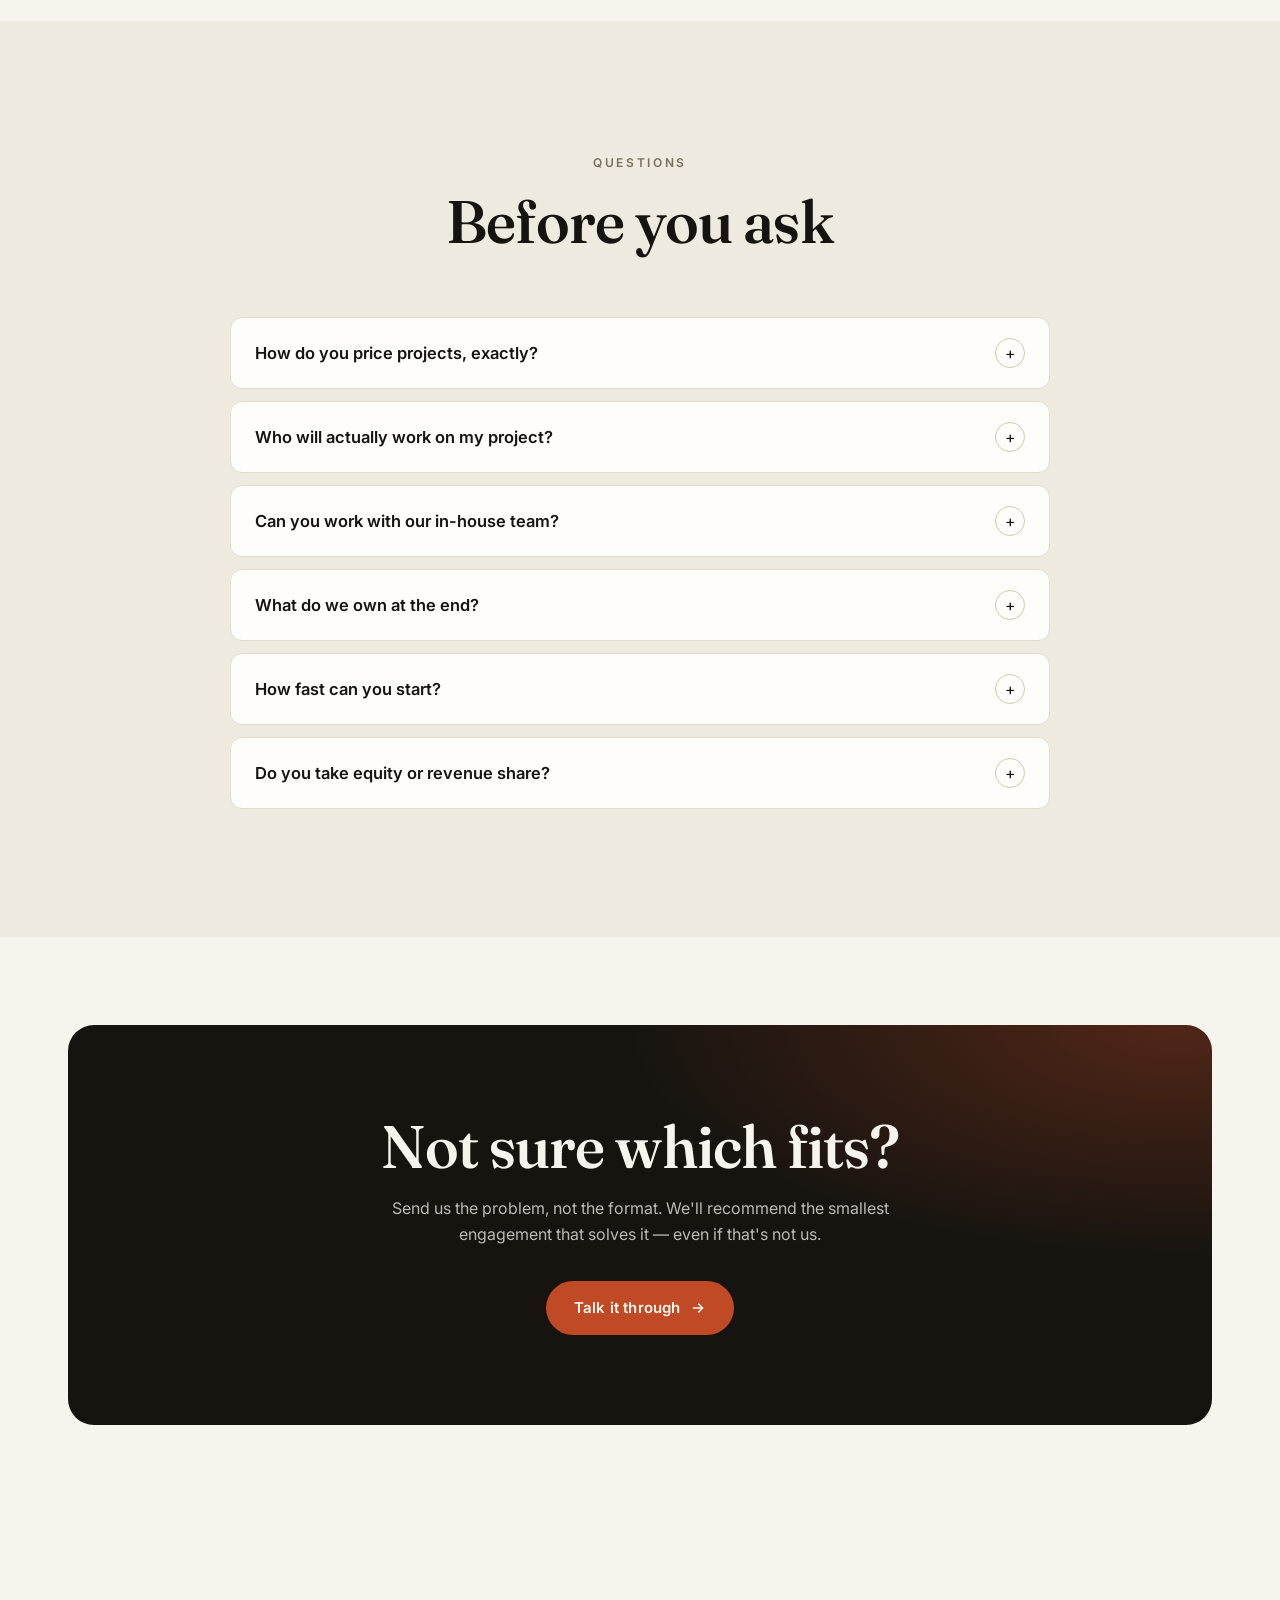
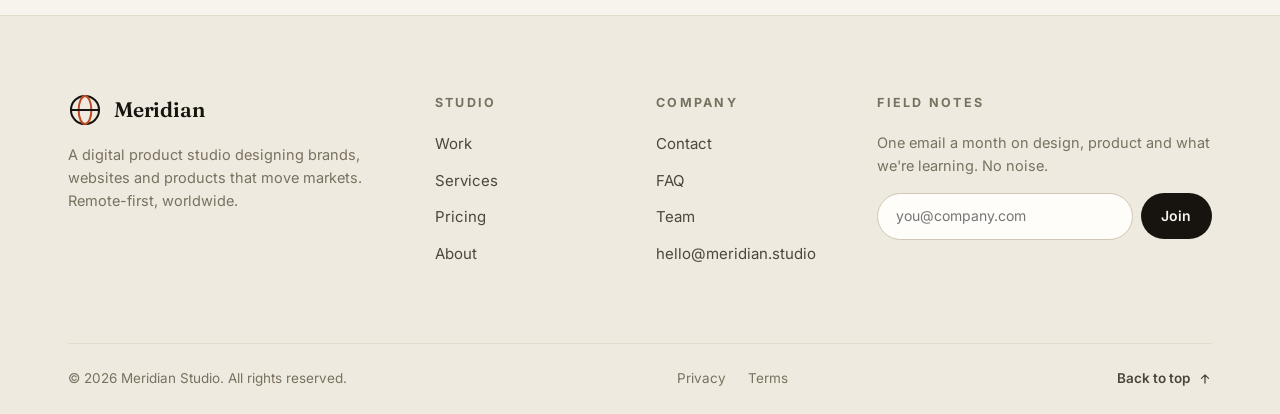
<file: services.html>
<!DOCTYPE html>
<html lang="en" data-theme="light">
<head>
<meta charset="UTF-8">
<meta name="viewport" content="width=device-width, initial-scale=1.0, viewport-fit=cover">
<title>Services &amp; Pricing — Meridian Studio</title>
<meta name="description" content="Meridian's services and pricing — product strategy, brand identity, web design and development, and mobile apps. Transparent engagement models from $12k.">
<link rel="canonical" href="https://amoo2233.github.io/g/services.html">
<meta property="og:type" content="website">
<meta property="og:site_name" content="Meridian Studio">
<meta property="og:title" content="Services &amp; Pricing — Meridian Studio">
<meta property="og:description" content="Product strategy, brand identity, web and mobile — with transparent pricing.">
<meta property="og:url" content="https://amoo2233.github.io/g/services.html">
<meta name="theme-color" content="#f7f4ee">
<link rel="icon" type="image/svg+xml" href="assets/favicon.svg">
<link rel="preconnect" href="https://fonts.googleapis.com">
<link rel="preconnect" href="https://fonts.gstatic.com" crossorigin>
<link href="https://fonts.googleapis.com/css2?family=Fraunces:ital,opsz,wght@0,9..144,400..700;1,9..144,400..700&family=Inter:wght@400;500;600;700&display=swap" rel="stylesheet">
<link rel="stylesheet" href="assets/css/styles.css">
<script>
  (function(){try{var t=localStorage.getItem("meridian-theme");if(!t)t=matchMedia("(prefers-color-scheme: dark)").matches?"dark":"light";document.documentElement.setAttribute("data-theme",t);}catch(e){}})();
</script>
</head>
<body>
<a class="skip-link" href="#main">Skip to content</a>

<header class="site-header">
  <div class="container">
    <a class="logo" href="index.html" aria-label="Meridian — home">
      <svg class="mark" viewBox="0 0 40 40" fill="none" aria-hidden="true">
        <circle cx="20" cy="20" r="16.5" stroke="currentColor" stroke-width="2.4"/>
        <ellipse cx="20" cy="20" rx="7.5" ry="16.5" style="stroke:var(--accent)" stroke-width="2.4"/>
        <line x1="3.5" y1="20" x2="36.5" y2="20" stroke="currentColor" stroke-width="2.4"/>
      </svg>
      Meridian
    </a>
    <nav class="main-nav" id="main-nav" aria-label="Primary">
      <a href="work.html">Work</a>
      <a href="services.html" aria-current="page">Services</a>
      <a href="about.html">About</a>
      <a href="contact.html">Contact</a>
      <a class="btn btn--accent btn--sm nav-cta" href="contact.html">Start a project</a>
    </nav>
    <div class="header-actions">
      <button class="theme-toggle" type="button" aria-label="Toggle dark mode">
        <svg class="icon-sun" viewBox="0 0 24 24" fill="none" stroke="currentColor" stroke-width="2" stroke-linecap="round" aria-hidden="true"><circle cx="12" cy="12" r="4"/><path d="M12 2v2m0 16v2M4.9 4.9l1.4 1.4m11.4 11.4 1.4 1.4M2 12h2m16 0h2M4.9 19.1l1.4-1.4m11.4-11.4 1.4-1.4"/></svg>
        <svg class="icon-moon" viewBox="0 0 24 24" fill="none" stroke="currentColor" stroke-width="2" stroke-linecap="round" stroke-linejoin="round" aria-hidden="true"><path d="M21 12.8A9 9 0 1 1 11.2 3a7 7 0 0 0 9.8 9.8Z"/></svg>
      </button>
      <a class="btn btn--accent btn--sm header-cta" href="contact.html">Start a project</a>
      <button class="nav-burger" type="button" aria-expanded="false" aria-controls="main-nav" aria-label="Open menu">
        <span></span><span></span><span></span>
      </button>
    </div>
  </div>
</header>

<main id="main">

  <section class="page-head">
    <div class="container">
      <p class="eyebrow reveal">Services &amp; pricing</p>
      <h1 class="display-xl reveal" data-delay="1">Serious craft, <em class="swash">honest</em> pricing.</h1>
      <p class="lede reveal" data-delay="2">No mystery day rates, no scope creep by design. Every engagement has a fixed team, a fixed cadence and a number you can plan around.</p>
    </div>
  </section>

  <!-- ===== Service detail ===== -->
  <section class="section section--tight" aria-labelledby="svc-title">
    <div class="container">
      <h2 id="svc-title" class="skip-link">What we offer</h2>
      <div class="grid-2">
        <article class="card reveal">
          <div class="card-icon"><svg viewBox="0 0 24 24" fill="none" stroke="currentColor" stroke-width="1.8" stroke-linecap="round" stroke-linejoin="round" aria-hidden="true"><circle cx="12" cy="12" r="9"/><path d="M15.5 8.5 13 13l-4.5 2.5L11 11z"/></svg></div>
          <h3 class="display-s">Product strategy</h3>
          <p>Positioning workshops, user research, competitive analysis, product roadmaps and success metrics. The output is a written strategy your whole company can execute — not a deck that dies in a drive.</p>
          <div class="card-tags"><span class="tag">Research</span><span class="tag">Positioning</span><span class="tag">Roadmaps</span><span class="tag">Metrics</span></div>
        </article>
        <article class="card reveal" data-delay="1">
          <div class="card-icon"><svg viewBox="0 0 24 24" fill="none" stroke="currentColor" stroke-width="1.8" stroke-linecap="round" stroke-linejoin="round" aria-hidden="true"><path d="M12 3v18M3 12h18"/><circle cx="12" cy="12" r="9"/></svg></div>
          <h3 class="display-s">Brand &amp; identity</h3>
          <p>Naming, visual identity, voice and motion. Every system ships with usage guidelines, templates and working files so your team can extend it without calling us — though clients usually do anyway.</p>
          <div class="card-tags"><span class="tag">Naming</span><span class="tag">Identity</span><span class="tag">Guidelines</span><span class="tag">Motion</span></div>
        </article>
        <article class="card reveal">
          <div class="card-icon"><svg viewBox="0 0 24 24" fill="none" stroke="currentColor" stroke-width="1.8" stroke-linecap="round" stroke-linejoin="round" aria-hidden="true"><rect x="3" y="4" width="18" height="14" rx="2"/><path d="M3 9h18M8 21h8"/></svg></div>
          <h3 class="display-s">Web design &amp; build</h3>
          <p>Marketing sites, e-commerce and web applications. Semantic, accessible, fast — we treat Lighthouse scores as a floor, not a target, and every build passes WCAG 2.2 AA before launch.</p>
          <div class="card-tags"><span class="tag">Marketing sites</span><span class="tag">E-commerce</span><span class="tag">Web apps</span><span class="tag">CMS</span></div>
        </article>
        <article class="card reveal" data-delay="1">
          <div class="card-icon"><svg viewBox="0 0 24 24" fill="none" stroke="currentColor" stroke-width="1.8" stroke-linecap="round" stroke-linejoin="round" aria-hidden="true"><rect x="7" y="2" width="10" height="20" rx="2.5"/><path d="M11 18.5h2"/></svg></div>
          <h3 class="display-s">Mobile apps</h3>
          <p>iOS and Android product design and development — from the first flow diagram to store submission, launch assets and the analytics you need to iterate after release.</p>
          <div class="card-tags"><span class="tag">iOS</span><span class="tag">Android</span><span class="tag">Design systems</span><span class="tag">Launch</span></div>
        </article>
      </div>
    </div>
  </section>

  <!-- ===== Pricing ===== -->
  <section class="section section--alt" id="pricing" aria-labelledby="pricing-title">
    <div class="container">
      <div class="section-head center reveal">
        <p class="eyebrow">Engagements</p>
        <h2 id="pricing-title" class="display-l">Three ways to work with us</h2>
        <p class="lede">Fixed-scope sprints for focused problems, full builds for new products, and a retainer for teams who want us in the room every week.</p>
      </div>

      <div class="pricing-grid">
        <div class="price-card reveal">
          <div class="plan-name">Sprint</div>
          <div class="plan-price">$12k<small> / 2 weeks</small></div>
          <p class="plan-desc">A focused two-week engagement to crack one hard problem — a landing page, a critical flow, a brand refresh.</p>
          <ul>
            <li><svg viewBox="0 0 24 24" fill="none" stroke="currentColor" stroke-width="2.4" stroke-linecap="round" stroke-linejoin="round"><path d="m5 13 4 4L19 7"/></svg>Senior designer + engineer pair</li>
            <li><svg viewBox="0 0 24 24" fill="none" stroke="currentColor" stroke-width="2.4" stroke-linecap="round" stroke-linejoin="round"><path d="m5 13 4 4L19 7"/></svg>Kickoff workshop &amp; daily updates</li>
            <li><svg viewBox="0 0 24 24" fill="none" stroke="currentColor" stroke-width="2.4" stroke-linecap="round" stroke-linejoin="round"><path d="m5 13 4 4L19 7"/></svg>Shipped, production-ready output</li>
            <li><svg viewBox="0 0 24 24" fill="none" stroke="currentColor" stroke-width="2.4" stroke-linecap="round" stroke-linejoin="round"><path d="m5 13 4 4L19 7"/></svg>All source files &amp; handover doc</li>
          </ul>
          <a class="btn btn--ghost" href="contact.html">Book a sprint</a>
        </div>

        <div class="price-card is-featured reveal" data-delay="1">
          <div class="plan-badge">Most popular</div>
          <div class="plan-name">Build</div>
          <div class="plan-price">$48k<small> / from, 8–16 weeks</small></div>
          <p class="plan-desc">A complete product, site or app — strategy through launch, with a dedicated senior team of three to five.</p>
          <ul>
            <li><svg viewBox="0 0 24 24" fill="none" stroke="currentColor" stroke-width="2.4" stroke-linecap="round" stroke-linejoin="round"><path d="m5 13 4 4L19 7"/></svg>Dedicated team of 3–5 seniors</li>
            <li><svg viewBox="0 0 24 24" fill="none" stroke="currentColor" stroke-width="2.4" stroke-linecap="round" stroke-linejoin="round"><path d="m5 13 4 4L19 7"/></svg>Strategy, design &amp; engineering</li>
            <li><svg viewBox="0 0 24 24" fill="none" stroke="currentColor" stroke-width="2.4" stroke-linecap="round" stroke-linejoin="round"><path d="m5 13 4 4L19 7"/></svg>Weekly demos, shared roadmap</li>
            <li><svg viewBox="0 0 24 24" fill="none" stroke="currentColor" stroke-width="2.4" stroke-linecap="round" stroke-linejoin="round"><path d="m5 13 4 4L19 7"/></svg>QA, launch support &amp; training</li>
            <li><svg viewBox="0 0 24 24" fill="none" stroke="currentColor" stroke-width="2.4" stroke-linecap="round" stroke-linejoin="round"><path d="m5 13 4 4L19 7"/></svg>30 days of post-launch fixes</li>
          </ul>
          <a class="btn btn--accent" href="contact.html">Scope a build</a>
        </div>

        <div class="price-card reveal" data-delay="2">
          <div class="plan-name">Partner</div>
          <div class="plan-price">$18k<small> / month</small></div>
          <p class="plan-desc">An embedded design-and-build partner on retainer. Continuous senior capacity without the hiring cycle.</p>
          <ul>
            <li><svg viewBox="0 0 24 24" fill="none" stroke="currentColor" stroke-width="2.4" stroke-linecap="round" stroke-linejoin="round"><path d="m5 13 4 4L19 7"/></svg>Embedded senior pair, every week</li>
            <li><svg viewBox="0 0 24 24" fill="none" stroke="currentColor" stroke-width="2.4" stroke-linecap="round" stroke-linejoin="round"><path d="m5 13 4 4L19 7"/></svg>Priority response, same-day</li>
            <li><svg viewBox="0 0 24 24" fill="none" stroke="currentColor" stroke-width="2.4" stroke-linecap="round" stroke-linejoin="round"><path d="m5 13 4 4L19 7"/></svg>Quarterly strategy reviews</li>
            <li><svg viewBox="0 0 24 24" fill="none" stroke="currentColor" stroke-width="2.4" stroke-linecap="round" stroke-linejoin="round"><path d="m5 13 4 4L19 7"/></svg>Pause or cancel monthly</li>
          </ul>
          <a class="btn btn--ghost" href="contact.html">Become a partner</a>
        </div>
      </div>
    </div>
  </section>

  <!-- ===== Comparison ===== -->
  <section class="section" aria-labelledby="compare-title">
    <div class="container">
      <div class="section-head reveal">
        <p class="eyebrow">At a glance</p>
        <h2 id="compare-title" class="display-l">Compare engagements</h2>
      </div>
      <div class="compare-wrap reveal">
        <table class="compare">
          <thead>
            <tr><th scope="col">What's included</th><th scope="col">Sprint</th><th scope="col">Build</th><th scope="col">Partner</th></tr>
          </thead>
          <tbody>
            <tr><td>Senior-only team</td><td class="yes">✓</td><td class="yes">✓</td><td class="yes">✓</td></tr>
            <tr><td>Strategy &amp; research</td><td class="no">Lite</td><td class="yes">✓</td><td class="yes">✓</td></tr>
            <tr><td>Design system delivery</td><td class="no">—</td><td class="yes">✓</td><td class="yes">✓</td></tr>
            <tr><td>Production engineering</td><td class="yes">✓</td><td class="yes">✓</td><td class="yes">✓</td></tr>
            <tr><td>Post-launch support</td><td class="no">—</td><td class="yes">30 days</td><td class="yes">Ongoing</td></tr>
            <tr><td>Quarterly strategy reviews</td><td class="no">—</td><td class="no">—</td><td class="yes">✓</td></tr>
            <tr><td>Typical duration</td><td>2 weeks</td><td>8–16 weeks</td><td>3+ months</td></tr>
          </tbody>
        </table>
      </div>
    </div>
  </section>

  <!-- ===== FAQ ===== -->
  <section class="section section--alt" id="faq" aria-labelledby="faq-title">
    <div class="container">
      <div class="section-head center reveal">
        <p class="eyebrow">Questions</p>
        <h2 id="faq-title" class="display-l">Before you ask</h2>
      </div>
      <div class="faq reveal">
        <details>
          <summary>How do you price projects, exactly?<span class="plus" aria-hidden="true">+</span></summary>
          <div class="faq-body">Fixed price, agreed before we start, based on scope rather than hours. If the scope changes mid-project we re-quote the delta in writing before doing the work — you will never see a surprise invoice.</div>
        </details>
        <details>
          <summary>Who will actually work on my project?<span class="plus" aria-hidden="true">+</span></summary>
          <div class="faq-body">The people you meet in the kickoff. Meridian has no junior layer and nothing gets handed off to contractors you've never spoken to. Your team is named in the proposal, and they stay for the whole engagement.</div>
        </details>
        <details>
          <summary>Can you work with our in-house team?<span class="plus" aria-hidden="true">+</span></summary>
          <div class="faq-body">That's our favourite setup. We slot into your tools — Figma, GitHub, Linear, Slack — run our work through your review process, and aim to leave your team stronger than we found it.</div>
        </details>
        <details>
          <summary>What do we own at the end?<span class="plus" aria-hidden="true">+</span></summary>
          <div class="faq-body">Everything. Full IP transfer on final payment: source files, repositories, fonts licensing paperwork, and documentation. No lock-in, no hosting hostage situations.</div>
        </details>
        <details>
          <summary>How fast can you start?<span class="plus" aria-hidden="true">+</span></summary>
          <div class="faq-body">Sprints usually start within two weeks; Builds within four. If your timeline is tighter, ask — we occasionally hold capacity for launches that can't move.</div>
        </details>
        <details>
          <summary>Do you take equity or revenue share?<span class="plus" aria-hidden="true">+</span></summary>
          <div class="faq-body">For most work, no — cash keeps incentives clean. For early-stage founders we occasionally blend a reduced fee with equity, decided case by case after the discovery call.</div>
        </details>
      </div>
    </div>
  </section>

  <section class="section section--tight">
    <div class="container">
      <div class="cta-band reveal">
        <h2 class="display-l">Not sure which fits?</h2>
        <p>Send us the problem, not the format. We'll recommend the smallest engagement that solves it — even if that's not us.</p>
        <a class="btn btn--accent" href="contact.html">Talk it through
          <svg viewBox="0 0 24 24" fill="none" stroke="currentColor" stroke-width="2.2" stroke-linecap="round" stroke-linejoin="round" aria-hidden="true"><path d="M5 12h14M13 6l6 6-6 6"/></svg>
        </a>
      </div>
    </div>
  </section>

</main>

<footer class="site-footer">
  <div class="container">
    <div class="footer-top">
      <div class="footer-brand">
        <a class="logo" href="index.html" aria-label="Meridian — home">
          <svg class="mark" viewBox="0 0 40 40" fill="none" aria-hidden="true">
            <circle cx="20" cy="20" r="16.5" stroke="currentColor" stroke-width="2.4"/>
            <ellipse cx="20" cy="20" rx="7.5" ry="16.5" style="stroke:var(--accent)" stroke-width="2.4"/>
            <line x1="3.5" y1="20" x2="36.5" y2="20" stroke="currentColor" stroke-width="2.4"/>
          </svg>
          Meridian
        </a>
        <p>A digital product studio designing brands, websites and products that move markets. Remote-first, worldwide.</p>
      </div>
      <nav class="footer-col" aria-label="Studio">
        <div class="col-title">Studio</div>
        <ul>
          <li><a href="work.html">Work</a></li>
          <li><a href="services.html">Services</a></li>
          <li><a href="services.html#pricing">Pricing</a></li>
          <li><a href="about.html">About</a></li>
        </ul>
      </nav>
      <nav class="footer-col" aria-label="Company">
        <div class="col-title">Company</div>
        <ul>
          <li><a href="contact.html">Contact</a></li>
          <li><a href="contact.html#faq">FAQ</a></li>
          <li><a href="about.html#team">Team</a></li>
          <li><a href="mailto:hello@meridian.studio">hello@meridian.studio</a></li>
        </ul>
      </nav>
      <div class="footer-col footer-news">
        <div class="col-title">Field notes</div>
        <p>One email a month on design, product and what we're learning. No noise.</p>
        <form class="news-form" novalidate>
          <label class="skip-link" for="news-email">Email address</label>
          <input id="news-email" type="email" name="email" placeholder="you@company.com" autocomplete="email" required>
          <button class="btn btn--primary btn--sm" type="submit">Join</button>
        </form>
        <p class="news-done" role="status">You're in — see you next month. ✳</p>
      </div>
    </div>
    <div class="footer-bottom">
      <span>© <span data-year>2026</span> Meridian Studio. All rights reserved.</span>
      <div class="legal">
        <a href="privacy.html">Privacy</a>
        <a href="terms.html">Terms</a>
      </div>
      <a class="to-top" href="#top" onclick="window.scrollTo({top:0,behavior:'smooth'});return false;">Back to top
        <svg viewBox="0 0 24 24" fill="none" stroke="currentColor" stroke-width="2.2" stroke-linecap="round" stroke-linejoin="round" aria-hidden="true"><path d="M12 19V5m-6 6 6-6 6 6"/></svg>
      </a>
    </div>
  </div>
</footer>

<script src="assets/js/main.js"></script>
</body>
</html>
</file>
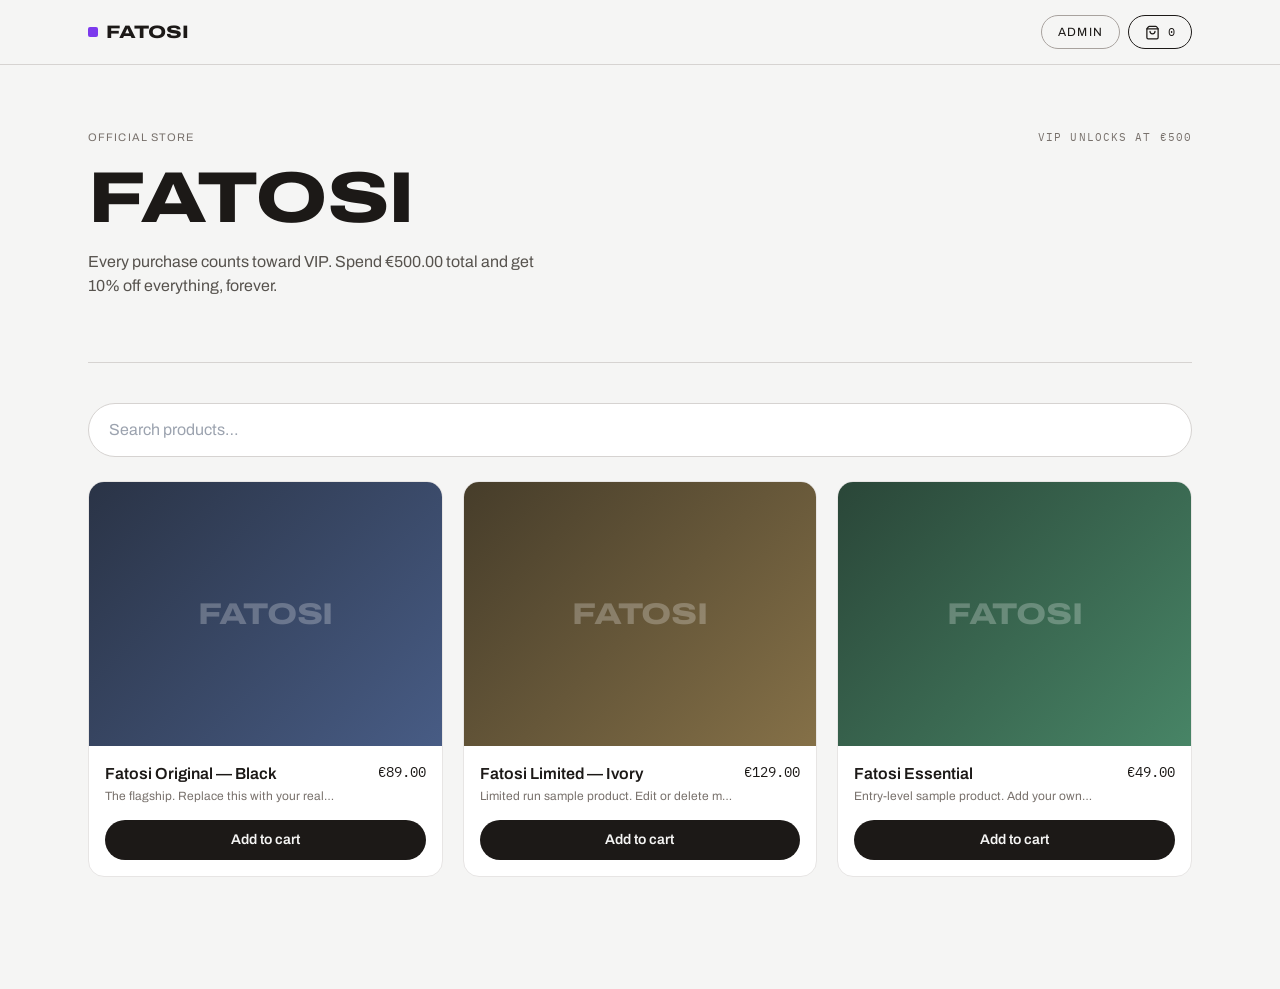
<file: store.html>
<!DOCTYPE html>
<html lang="en">
<head>
<meta charset="UTF-8">
<meta name="viewport" content="width=device-width, initial-scale=1.0, viewport-fit=cover">
<title>Fatosi — Official Store</title>
<meta name="description" content="Fatosi official store. Every purchase counts toward VIP.">
<meta name="theme-color" content="#f5f5f4">
<link rel="icon" href="data:image/svg+xml,<svg xmlns='http://www.w3.org/2000/svg' viewBox='0 0 100 100'><rect width='100' height='100' rx='20' fill='%237c3aed'/><text x='50' y='68' font-size='52' font-family='Arial' font-weight='bold' fill='white' text-anchor='middle'>F</text></svg>">
<style>*,:after,:before{--tw-border-spacing-x:0;--tw-border-spacing-y:0;--tw-translate-x:0;--tw-translate-y:0;--tw-rotate:0;--tw-skew-x:0;--tw-skew-y:0;--tw-scale-x:1;--tw-scale-y:1;--tw-pan-x: ;--tw-pan-y: ;--tw-pinch-zoom: ;--tw-scroll-snap-strictness:proximity;--tw-gradient-from-position: ;--tw-gradient-via-position: ;--tw-gradient-to-position: ;--tw-ordinal: ;--tw-slashed-zero: ;--tw-numeric-figure: ;--tw-numeric-spacing: ;--tw-numeric-fraction: ;--tw-ring-inset: ;--tw-ring-offset-width:0px;--tw-ring-offset-color:#fff;--tw-ring-color:rgba(59,130,246,.5);--tw-ring-offset-shadow:0 0 #0000;--tw-ring-shadow:0 0 #0000;--tw-shadow:0 0 #0000;--tw-shadow-colored:0 0 #0000;--tw-blur: ;--tw-brightness: ;--tw-contrast: ;--tw-grayscale: ;--tw-hue-rotate: ;--tw-invert: ;--tw-saturate: ;--tw-sepia: ;--tw-drop-shadow: ;--tw-backdrop-blur: ;--tw-backdrop-brightness: ;--tw-backdrop-contrast: ;--tw-backdrop-grayscale: ;--tw-backdrop-hue-rotate: ;--tw-backdrop-invert: ;--tw-backdrop-opacity: ;--tw-backdrop-saturate: ;--tw-backdrop-sepia: ;--tw-contain-size: ;--tw-contain-layout: ;--tw-contain-paint: ;--tw-contain-style: }::backdrop{--tw-border-spacing-x:0;--tw-border-spacing-y:0;--tw-translate-x:0;--tw-translate-y:0;--tw-rotate:0;--tw-skew-x:0;--tw-skew-y:0;--tw-scale-x:1;--tw-scale-y:1;--tw-pan-x: ;--tw-pan-y: ;--tw-pinch-zoom: ;--tw-scroll-snap-strictness:proximity;--tw-gradient-from-position: ;--tw-gradient-via-position: ;--tw-gradient-to-position: ;--tw-ordinal: ;--tw-slashed-zero: ;--tw-numeric-figure: ;--tw-numeric-spacing: ;--tw-numeric-fraction: ;--tw-ring-inset: ;--tw-ring-offset-width:0px;--tw-ring-offset-color:#fff;--tw-ring-color:rgba(59,130,246,.5);--tw-ring-offset-shadow:0 0 #0000;--tw-ring-shadow:0 0 #0000;--tw-shadow:0 0 #0000;--tw-shadow-colored:0 0 #0000;--tw-blur: ;--tw-brightness: ;--tw-contrast: ;--tw-grayscale: ;--tw-hue-rotate: ;--tw-invert: ;--tw-saturate: ;--tw-sepia: ;--tw-drop-shadow: ;--tw-backdrop-blur: ;--tw-backdrop-brightness: ;--tw-backdrop-contrast: ;--tw-backdrop-grayscale: ;--tw-backdrop-hue-rotate: ;--tw-backdrop-invert: ;--tw-backdrop-opacity: ;--tw-backdrop-saturate: ;--tw-backdrop-sepia: ;--tw-contain-size: ;--tw-contain-layout: ;--tw-contain-paint: ;--tw-contain-style: }/*! tailwindcss v3.4.19 | MIT License | https://tailwindcss.com*/*,:after,:before{box-sizing:border-box;border:0 solid #e5e7eb}:after,:before{--tw-content:""}:host,html{line-height:1.5;-webkit-text-size-adjust:100%;-moz-tab-size:4;-o-tab-size:4;tab-size:4;font-family:ui-sans-serif,system-ui,sans-serif,Apple Color Emoji,Segoe UI Emoji,Segoe UI Symbol,Noto Color Emoji;font-feature-settings:normal;font-variation-settings:normal;-webkit-tap-highlight-color:transparent}body{margin:0;line-height:inherit}hr{height:0;color:inherit;border-top-width:1px}abbr:where([title]){-webkit-text-decoration:underline dotted;text-decoration:underline dotted}h1,h2,h3,h4,h5,h6{font-size:inherit;font-weight:inherit}a{color:inherit;text-decoration:inherit}b,strong{font-weight:bolder}code,kbd,pre,samp{font-family:ui-monospace,SFMono-Regular,Menlo,Monaco,Consolas,Liberation Mono,Courier New,monospace;font-feature-settings:normal;font-variation-settings:normal;font-size:1em}small{font-size:80%}sub,sup{font-size:75%;line-height:0;position:relative;vertical-align:baseline}sub{bottom:-.25em}sup{top:-.5em}table{text-indent:0;border-color:inherit;border-collapse:collapse}button,input,optgroup,select,textarea{font-family:inherit;font-feature-settings:inherit;font-variation-settings:inherit;font-size:100%;font-weight:inherit;line-height:inherit;letter-spacing:inherit;color:inherit;margin:0;padding:0}button,select{text-transform:none}button,input:where([type=button]),input:where([type=reset]),input:where([type=submit]){-webkit-appearance:button;background-color:transparent;background-image:none}:-moz-focusring{outline:auto}:-moz-ui-invalid{box-shadow:none}progress{vertical-align:baseline}::-webkit-inner-spin-button,::-webkit-outer-spin-button{height:auto}[type=search]{-webkit-appearance:textfield;outline-offset:-2px}::-webkit-search-decoration{-webkit-appearance:none}::-webkit-file-upload-button{-webkit-appearance:button;font:inherit}summary{display:list-item}blockquote,dd,dl,figure,h1,h2,h3,h4,h5,h6,hr,p,pre{margin:0}fieldset{margin:0}fieldset,legend{padding:0}menu,ol,ul{list-style:none;margin:0;padding:0}dialog{padding:0}textarea{resize:vertical}input::-moz-placeholder,textarea::-moz-placeholder{opacity:1;color:#9ca3af}input::placeholder,textarea::placeholder{opacity:1;color:#9ca3af}[role=button],button{cursor:pointer}:disabled{cursor:default}audio,canvas,embed,iframe,img,object,svg,video{display:block;vertical-align:middle}img,video{max-width:100%;height:auto}[hidden]:where(:not([hidden=until-found])){display:none}.fixed{position:fixed}.absolute{position:absolute}.relative{position:relative}.sticky{position:sticky}.inset-0{inset:0}.bottom-0{bottom:0}.bottom-24{bottom:6rem}.bottom-5{bottom:1.25rem}.left-1\/2{left:50%}.right-0{right:0}.right-3{right:.75rem}.right-4{right:1rem}.right-5{right:1.25rem}.top-0{top:0}.top-1\/2{top:50%}.top-4{top:1rem}.z-40{z-index:40}.z-50{z-index:50}.mx-auto{margin-left:auto;margin-right:auto}.mb-1{margin-bottom:.25rem}.mb-1\.5{margin-bottom:.375rem}.mb-2{margin-bottom:.5rem}.mb-3{margin-bottom:.75rem}.mb-4{margin-bottom:1rem}.mb-5{margin-bottom:1.25rem}.mb-6{margin-bottom:1.5rem}.mb-8{margin-bottom:2rem}.mt-0\.5{margin-top:.125rem}.mt-1{margin-top:.25rem}.mt-2{margin-top:.5rem}.mt-3{margin-top:.75rem}.mt-4{margin-top:1rem}.mt-5{margin-top:1.25rem}.mt-6{margin-top:1.5rem}.mt-8{margin-top:2rem}.line-clamp-1{-webkit-line-clamp:1}.line-clamp-1,.line-clamp-2{overflow:hidden;display:-webkit-box;-webkit-box-orient:vertical}.line-clamp-2{-webkit-line-clamp:2}.block{display:block}.inline-block{display:inline-block}.flex{display:flex}.inline-flex{display:inline-flex}.table{display:table}.grid{display:grid}.hidden{display:none}.aspect-\[16\/9\]{aspect-ratio:16/9}.aspect-\[4\/3\]{aspect-ratio:4/3}.h-12{height:3rem}.h-14{height:3.5rem}.h-16{height:4rem}.h-2\.5{height:.625rem}.h-36{height:9rem}.h-5{height:1.25rem}.h-7{height:1.75rem}.h-8{height:2rem}.h-full{height:100%}.max-h-\[92vh\]{max-height:92vh}.min-h-screen{min-height:100vh}.w-12{width:3rem}.w-14{width:3.5rem}.w-2\.5{width:.625rem}.w-6{width:1.5rem}.w-7{width:1.75rem}.w-8{width:2rem}.w-fit{width:-moz-fit-content;width:fit-content}.w-full{width:100%}.min-w-\[20px\]{min-width:20px}.max-w-2xl{max-width:42rem}.max-w-6xl{max-width:72rem}.max-w-md{max-width:28rem}.max-w-sm{max-width:24rem}.flex-1{flex:1 1 0%}.shrink-0{flex-shrink:0}.-translate-x-1\/2{--tw-translate-x:-50%}.-translate-x-1\/2,.-translate-y-1\/2{transform:translate(var(--tw-translate-x),var(--tw-translate-y)) rotate(var(--tw-rotate)) skewX(var(--tw-skew-x)) skewY(var(--tw-skew-y)) scaleX(var(--tw-scale-x)) scaleY(var(--tw-scale-y))}.-translate-y-1\/2{--tw-translate-y:-50%}@keyframes pulse{50%{opacity:.5}}.animate-pulse{animation:pulse 2s cubic-bezier(.4,0,.6,1) infinite}.resize-none{resize:none}.grid-cols-1{grid-template-columns:repeat(1,minmax(0,1fr))}.grid-cols-2{grid-template-columns:repeat(2,minmax(0,1fr))}.flex-col{flex-direction:column}.flex-wrap{flex-wrap:wrap}.items-start{align-items:flex-start}.items-end{align-items:flex-end}.items-center{align-items:center}.justify-end{justify-content:flex-end}.justify-center{justify-content:center}.justify-between{justify-content:space-between}.gap-1{gap:.25rem}.gap-1\.5{gap:.375rem}.gap-2{gap:.5rem}.gap-3{gap:.75rem}.gap-4{gap:1rem}.gap-5{gap:1.25rem}.space-y-2>:not([hidden])~:not([hidden]){--tw-space-y-reverse:0;margin-top:calc(.5rem*(1 - var(--tw-space-y-reverse)));margin-bottom:calc(.5rem*var(--tw-space-y-reverse))}.space-y-3>:not([hidden])~:not([hidden]){--tw-space-y-reverse:0;margin-top:calc(.75rem*(1 - var(--tw-space-y-reverse)));margin-bottom:calc(.75rem*var(--tw-space-y-reverse))}.space-y-4>:not([hidden])~:not([hidden]){--tw-space-y-reverse:0;margin-top:calc(1rem*(1 - var(--tw-space-y-reverse)));margin-bottom:calc(1rem*var(--tw-space-y-reverse))}.space-y-6>:not([hidden])~:not([hidden]){--tw-space-y-reverse:0;margin-top:calc(1.5rem*(1 - var(--tw-space-y-reverse)));margin-bottom:calc(1.5rem*var(--tw-space-y-reverse))}.overflow-hidden{overflow:hidden}.overflow-x-auto{overflow-x:auto}.overflow-y-auto{overflow-y:auto}.whitespace-nowrap{white-space:nowrap}.whitespace-pre-wrap{white-space:pre-wrap}.break-all{word-break:break-all}.rounded-2xl{border-radius:1rem}.rounded-full{border-radius:9999px}.rounded-lg{border-radius:.5rem}.rounded-sm{border-radius:.125rem}.rounded-xl{border-radius:.75rem}.rounded-t-2xl{border-top-left-radius:1rem;border-top-right-radius:1rem}.rounded-t-md{border-top-left-radius:.375rem;border-top-right-radius:.375rem}.border{border-width:1px}.border-2{border-width:2px}.border-b{border-bottom-width:1px}.border-l{border-left-width:1px}.border-t{border-top-width:1px}.border-dashed{border-style:dashed}.border-amber-300{--tw-border-opacity:1;border-color:rgb(252 211 77/var(--tw-border-opacity,1))}.border-red-200{--tw-border-opacity:1;border-color:rgb(254 202 202/var(--tw-border-opacity,1))}.border-red-300{--tw-border-opacity:1;border-color:rgb(252 165 165/var(--tw-border-opacity,1))}.border-stone-100{--tw-border-opacity:1;border-color:rgb(245 245 244/var(--tw-border-opacity,1))}.border-stone-200{--tw-border-opacity:1;border-color:rgb(231 229 228/var(--tw-border-opacity,1))}.border-stone-300{--tw-border-opacity:1;border-color:rgb(214 211 209/var(--tw-border-opacity,1))}.border-stone-400{--tw-border-opacity:1;border-color:rgb(168 162 158/var(--tw-border-opacity,1))}.border-stone-900{--tw-border-opacity:1;border-color:rgb(28 25 23/var(--tw-border-opacity,1))}.bg-amber-100{--tw-bg-opacity:1;background-color:rgb(254 243 199/var(--tw-bg-opacity,1))}.bg-emerald-100{--tw-bg-opacity:1;background-color:rgb(209 250 229/var(--tw-bg-opacity,1))}.bg-red-600{--tw-bg-opacity:1;background-color:rgb(220 38 38/var(--tw-bg-opacity,1))}.bg-stone-100{--tw-bg-opacity:1;background-color:rgb(245 245 244/var(--tw-bg-opacity,1))}.bg-stone-100\/85{background-color:hsla(60,5%,96%,.85)}.bg-stone-200{--tw-bg-opacity:1;background-color:rgb(231 229 228/var(--tw-bg-opacity,1))}.bg-stone-50{--tw-bg-opacity:1;background-color:rgb(250 250 249/var(--tw-bg-opacity,1))}.bg-stone-900{--tw-bg-opacity:1;background-color:rgb(28 25 23/var(--tw-bg-opacity,1))}.bg-stone-950\/50{background-color:rgba(12,10,9,.5)}.bg-violet-600{--tw-bg-opacity:1;background-color:rgb(124 58 237/var(--tw-bg-opacity,1))}.bg-white{--tw-bg-opacity:1;background-color:rgb(255 255 255/var(--tw-bg-opacity,1))}.object-cover{-o-object-fit:cover;object-fit:cover}.p-0{padding:0}.p-4{padding:1rem}.p-5{padding:1.25rem}.p-6{padding:1.5rem}.px-1{padding-left:.25rem;padding-right:.25rem}.px-2\.5{padding-left:.625rem;padding-right:.625rem}.px-3{padding-left:.75rem;padding-right:.75rem}.px-4{padding-left:1rem;padding-right:1rem}.px-5{padding-left:1.25rem;padding-right:1.25rem}.px-6{padding-left:1.5rem;padding-right:1.5rem}.px-8{padding-left:2rem;padding-right:2rem}.py-1{padding-top:.25rem;padding-bottom:.25rem}.py-10{padding-top:2.5rem;padding-bottom:2.5rem}.py-2{padding-top:.5rem;padding-bottom:.5rem}.py-2\.5{padding-top:.625rem;padding-bottom:.625rem}.py-20{padding-top:5rem;padding-bottom:5rem}.py-24{padding-top:6rem;padding-bottom:6rem}.py-3{padding-top:.75rem;padding-bottom:.75rem}.py-3\.5{padding-top:.875rem;padding-bottom:.875rem}.py-4{padding-top:1rem;padding-bottom:1rem}.py-5{padding-top:1.25rem;padding-bottom:1.25rem}.py-8{padding-top:2rem;padding-bottom:2rem}.pb-24{padding-bottom:6rem}.pb-28{padding-bottom:7rem}.pl-5{padding-left:1.25rem}.pr-12{padding-right:3rem}.pr-4{padding-right:1rem}.pr-6{padding-right:1.5rem}.pt-2{padding-top:.5rem}.pt-4{padding-top:1rem}.text-left{text-align:left}.text-center{text-align:center}.text-right{text-align:right}.align-top{vertical-align:top}.text-2xl{font-size:1.5rem;line-height:2rem}.text-3xl{font-size:1.875rem;line-height:2.25rem}.text-5xl{font-size:3rem;line-height:1}.text-\[10px\]{font-size:10px}.text-\[11px\]{font-size:11px}.text-base{font-size:1rem;line-height:1.5rem}.text-lg{font-size:1.125rem;line-height:1.75rem}.text-sm{font-size:.875rem;line-height:1.25rem}.text-xl{font-size:1.25rem;line-height:1.75rem}.text-xs{font-size:.75rem;line-height:1rem}.font-bold{font-weight:700}.font-extrabold{font-weight:800}.font-medium{font-weight:500}.font-semibold{font-weight:600}.uppercase{text-transform:uppercase}.leading-\[0\.95\]{line-height:.95}.leading-relaxed{line-height:1.625}.tracking-tight{letter-spacing:-.025em}.tracking-widest{letter-spacing:.1em}.text-amber-500{--tw-text-opacity:1;color:rgb(245 158 11/var(--tw-text-opacity,1))}.text-amber-600{--tw-text-opacity:1;color:rgb(217 119 6/var(--tw-text-opacity,1))}.text-amber-700{--tw-text-opacity:1;color:rgb(180 83 9/var(--tw-text-opacity,1))}.text-amber-800{--tw-text-opacity:1;color:rgb(146 64 14/var(--tw-text-opacity,1))}.text-amber-900{--tw-text-opacity:1;color:rgb(120 53 15/var(--tw-text-opacity,1))}.text-emerald-700{--tw-text-opacity:1;color:rgb(4 120 87/var(--tw-text-opacity,1))}.text-red-500{--tw-text-opacity:1;color:rgb(239 68 68/var(--tw-text-opacity,1))}.text-red-600{--tw-text-opacity:1;color:rgb(220 38 38/var(--tw-text-opacity,1))}.text-stone-100{--tw-text-opacity:1;color:rgb(245 245 244/var(--tw-text-opacity,1))}.text-stone-400{--tw-text-opacity:1;color:rgb(168 162 158/var(--tw-text-opacity,1))}.text-stone-500{--tw-text-opacity:1;color:rgb(120 113 108/var(--tw-text-opacity,1))}.text-stone-600{--tw-text-opacity:1;color:rgb(87 83 78/var(--tw-text-opacity,1))}.text-stone-900{--tw-text-opacity:1;color:rgb(28 25 23/var(--tw-text-opacity,1))}.text-white{--tw-text-opacity:1;color:rgb(255 255 255/var(--tw-text-opacity,1))}.text-white\/25{color:hsla(0,0%,100%,.25)}.underline{text-decoration-line:underline}.shadow-2xl{--tw-shadow:0 25px 50px -12px rgba(0,0,0,.25);--tw-shadow-colored:0 25px 50px -12px var(--tw-shadow-color)}.shadow-2xl,.shadow-xl{box-shadow:var(--tw-ring-offset-shadow,0 0 #0000),var(--tw-ring-shadow,0 0 #0000),var(--tw-shadow)}.shadow-xl{--tw-shadow:0 20px 25px -5px rgba(0,0,0,.1),0 8px 10px -6px rgba(0,0,0,.1);--tw-shadow-colored:0 20px 25px -5px var(--tw-shadow-color),0 8px 10px -6px var(--tw-shadow-color)}.filter{filter:var(--tw-blur) var(--tw-brightness) var(--tw-contrast) var(--tw-grayscale) var(--tw-hue-rotate) var(--tw-invert) var(--tw-saturate) var(--tw-sepia) var(--tw-drop-shadow)}.backdrop-blur{--tw-backdrop-blur:blur(8px)}.backdrop-blur,.backdrop-blur-sm{-webkit-backdrop-filter:var(--tw-backdrop-blur) var(--tw-backdrop-brightness) var(--tw-backdrop-contrast) var(--tw-backdrop-grayscale) var(--tw-backdrop-hue-rotate) var(--tw-backdrop-invert) var(--tw-backdrop-opacity) var(--tw-backdrop-saturate) var(--tw-backdrop-sepia);backdrop-filter:var(--tw-backdrop-blur) var(--tw-backdrop-brightness) var(--tw-backdrop-contrast) var(--tw-backdrop-grayscale) var(--tw-backdrop-hue-rotate) var(--tw-backdrop-invert) var(--tw-backdrop-opacity) var(--tw-backdrop-saturate) var(--tw-backdrop-sepia)}.backdrop-blur-sm{--tw-backdrop-blur:blur(4px)}.transition{transition-property:color,background-color,border-color,text-decoration-color,fill,stroke,opacity,box-shadow,transform,filter,-webkit-backdrop-filter;transition-property:color,background-color,border-color,text-decoration-color,fill,stroke,opacity,box-shadow,transform,filter,backdrop-filter;transition-property:color,background-color,border-color,text-decoration-color,fill,stroke,opacity,box-shadow,transform,filter,backdrop-filter,-webkit-backdrop-filter;transition-timing-function:cubic-bezier(.4,0,.2,1);transition-duration:.15s}.transition-all{transition-property:all;transition-timing-function:cubic-bezier(.4,0,.2,1);transition-duration:.15s}.transition-shadow{transition-property:box-shadow;transition-timing-function:cubic-bezier(.4,0,.2,1);transition-duration:.15s}.last\:border-0:last-child{border-width:0}.hover\:border-stone-900:hover{--tw-border-opacity:1;border-color:rgb(28 25 23/var(--tw-border-opacity,1))}.hover\:border-violet-500:hover{--tw-border-opacity:1;border-color:rgb(139 92 246/var(--tw-border-opacity,1))}.hover\:bg-red-50:hover{--tw-bg-opacity:1;background-color:rgb(254 242 242/var(--tw-bg-opacity,1))}.hover\:bg-stone-900:hover{--tw-bg-opacity:1;background-color:rgb(28 25 23/var(--tw-bg-opacity,1))}.hover\:bg-violet-600:hover{--tw-bg-opacity:1;background-color:rgb(124 58 237/var(--tw-bg-opacity,1))}.hover\:bg-violet-700:hover{--tw-bg-opacity:1;background-color:rgb(109 40 217/var(--tw-bg-opacity,1))}.hover\:text-stone-100:hover{--tw-text-opacity:1;color:rgb(245 245 244/var(--tw-text-opacity,1))}.hover\:text-stone-900:hover{--tw-text-opacity:1;color:rgb(28 25 23/var(--tw-text-opacity,1))}.hover\:shadow-lg:hover{--tw-shadow:0 10px 15px -3px rgba(0,0,0,.1),0 4px 6px -4px rgba(0,0,0,.1);--tw-shadow-colored:0 10px 15px -3px var(--tw-shadow-color),0 4px 6px -4px var(--tw-shadow-color);box-shadow:var(--tw-ring-offset-shadow,0 0 #0000),var(--tw-ring-shadow,0 0 #0000),var(--tw-shadow)}.focus\:border-violet-600:focus{--tw-border-opacity:1;border-color:rgb(124 58 237/var(--tw-border-opacity,1))}.focus\:outline-none:focus{outline:2px solid transparent;outline-offset:2px}.active\:scale-95:active{--tw-scale-x:.95;--tw-scale-y:.95;transform:translate(var(--tw-translate-x),var(--tw-translate-y)) rotate(var(--tw-rotate)) skewX(var(--tw-skew-x)) skewY(var(--tw-skew-y)) scaleX(var(--tw-scale-x)) scaleY(var(--tw-scale-y))}.disabled\:opacity-40:disabled{opacity:.4}.disabled\:opacity-50:disabled{opacity:.5}@media (min-width:640px){.sm\:mb-10{margin-bottom:2.5rem}.sm\:block{display:block}.sm\:hidden{display:none}.sm\:grid-cols-2{grid-template-columns:repeat(2,minmax(0,1fr))}.sm\:items-center{align-items:center}.sm\:rounded-2xl{border-radius:1rem}.sm\:p-6{padding:1.5rem}.sm\:px-6{padding-left:1.5rem;padding-right:1.5rem}.sm\:py-16{padding-top:4rem;padding-bottom:4rem}.sm\:text-7xl{font-size:4.5rem;line-height:1}}@media (min-width:1024px){.lg\:grid-cols-2{grid-template-columns:repeat(2,minmax(0,1fr))}.lg\:grid-cols-3{grid-template-columns:repeat(3,minmax(0,1fr))}.lg\:grid-cols-4{grid-template-columns:repeat(4,minmax(0,1fr))}}</style>
</head>
<body>
<noscript>This store needs JavaScript enabled.</noscript>
<div id="root"></div>
<script>(()=>{var Op=Object.create;var Bn=Object.defineProperty;var qp=Object.getOwnPropertyDescriptor;var Up=Object.getOwnPropertyNames;var zp=Object.getPrototypeOf,Ep=Object.prototype.hasOwnProperty;var fa=(e,a)=>()=>{try{return a||e((a={exports:{}}).exports,a),a.exports}catch(t){throw a=0,t}};var Hp=(e,a,t,l)=>{if(a&&typeof a=="object"||typeof a=="function")for(let u of Up(a))!Ep.call(e,u)&&u!==t&&Bn(e,u,{get:()=>a[u],enumerable:!(l=qp(a,u))||l.enumerable});return e};var oa=(e,a,t)=>(t=e!=null?Op(zp(e)):{},Hp(a||!e||!e.__esModule?Bn(t,"default",{value:e,enumerable:!0}):t,e));var Fn=fa(B=>{"use strict";var Ho=Symbol.for("react.transitional.element"),Np=Symbol.for("react.portal"),Fp=Symbol.for("react.fragment"),Gp=Symbol.for("react.strict_mode"),_p=Symbol.for("react.profiler"),Pp=Symbol.for("react.consumer"),Vp=Symbol.for("react.context"),Xp=Symbol.for("react.forward_ref"),Zp=Symbol.for("react.suspense"),Yp=Symbol.for("react.memo"),qn=Symbol.for("react.lazy"),Qp=Symbol.for("react.activity"),wn=Symbol.iterator;function jp(e){return e===null||typeof e!="object"?null:(e=wn&&e[wn]||e["@@iterator"],typeof e=="function"?e:null)}var Un={isMounted:function(){return!1},enqueueForceUpdate:function(){},enqueueReplaceState:function(){},enqueueSetState:function(){}},zn=Object.assign,En={};function zt(e,a,t){this.props=e,this.context=a,this.refs=En,this.updater=t||Un}zt.prototype.isReactComponent={};zt.prototype.setState=function(e,a){if(typeof e!="object"&&typeof e!="function"&&e!=null)throw Error("takes an object of state variables to update or a function which returns an object of state variables.");this.updater.enqueueSetState(this,e,a,"setState")};zt.prototype.forceUpdate=function(e){this.updater.enqueueForceUpdate(this,e,"forceUpdate")};function Hn(){}Hn.prototype=zt.prototype;function No(e,a,t){this.props=e,this.context=a,this.refs=En,this.updater=t||Un}var Fo=No.prototype=new Hn;Fo.constructor=No;zn(Fo,zt.prototype);Fo.isPureReactComponent=!0;var kn=Array.isArray;function Eo(){}var Q={H:null,A:null,T:null,S:null},Nn=Object.prototype.hasOwnProperty;function Go(e,a,t){var l=t.ref;return{$$typeof:Ho,type:e,key:a,ref:l!==void 0?l:null,props:t}}function Kp(e,a){return Go(e.type,a,e.props)}function _o(e){return typeof e=="object"&&e!==null&&e.$$typeof===Ho}function Jp(e){var a={"=":"=0",":":"=2"};return"$"+e.replace(/[=:]/g,function(t){return a[t]})}var Rn=/\/+/g;function zo(e,a){return typeof e=="object"&&e!==null&&e.key!=null?Jp(""+e.key):a.toString(36)}function Wp(e){switch(e.status){case"fulfilled":return e.value;case"rejected":throw e.reason;default:switch(typeof e.status=="string"?e.then(Eo,Eo):(e.status="pending",e.then(function(a){e.status==="pending"&&(e.status="fulfilled",e.value=a)},function(a){e.status==="pending"&&(e.status="rejected",e.reason=a)})),e.status){case"fulfilled":return e.value;case"rejected":throw e.reason}}throw e}function Ut(e,a,t,l,u){var f=typeof e;(f==="undefined"||f==="boolean")&&(e=null);var o=!1;if(e===null)o=!0;else switch(f){case"bigint":case"string":case"number":o=!0;break;case"object":switch(e.$$typeof){case Ho:case Np:o=!0;break;case qn:return o=e._init,Ut(o(e._payload),a,t,l,u)}}if(o)return u=u(e),o=l===""?"."+zo(e,0):l,kn(u)?(t="",o!=null&&(t=o.replace(Rn,"$&/")+"/"),Ut(u,a,t,"",function(r){return r})):u!=null&&(_o(u)&&(u=Kp(u,t+(u.key==null||e&&e.key===u.key?"":(""+u.key).replace(Rn,"$&/")+"/")+o)),a.push(u)),1;o=0;var d=l===""?".":l+":";if(kn(e))for(var n=0;n<e.length;n++)l=e[n],f=d+zo(l,n),o+=Ut(l,a,t,f,u);else if(n=jp(e),typeof n=="function")for(e=n.call(e),n=0;!(l=e.next()).done;)l=l.value,f=d+zo(l,n++),o+=Ut(l,a,t,f,u);else if(f==="object"){if(typeof e.then=="function")return Ut(Wp(e),a,t,l,u);throw a=String(e),Error("Objects are not valid as a React child (found: "+(a==="[object Object]"?"object with keys {"+Object.keys(e).join(", ")+"}":a)+"). If you meant to render a collection of children, use an array instead.")}return o}function Ku(e,a,t){if(e==null)return e;var l=[],u=0;return Ut(e,l,"","",function(f){return a.call(t,f,u++)}),l}function $p(e){if(e._status===-1){var a=e._result;a=a(),a.then(function(t){(e._status===0||e._status===-1)&&(e._status=1,e._result=t)},function(t){(e._status===0||e._status===-1)&&(e._status=2,e._result=t)}),e._status===-1&&(e._status=0,e._result=a)}if(e._status===1)return e._result.default;throw e._result}var On=typeof reportError=="function"?reportError:function(e){if(typeof window=="object"&&typeof window.ErrorEvent=="function"){var a=new window.ErrorEvent("error",{bubbles:!0,cancelable:!0,message:typeof e=="object"&&e!==null&&typeof e.message=="string"?String(e.message):String(e),error:e});if(!window.dispatchEvent(a))return}else if(typeof process=="object"&&typeof process.emit=="function"){process.emit("uncaughtException",e);return}console.error(e)},eL={map:Ku,forEach:function(e,a,t){Ku(e,function(){a.apply(this,arguments)},t)},count:function(e){var a=0;return Ku(e,function(){a++}),a},toArray:function(e){return Ku(e,function(a){return a})||[]},only:function(e){if(!_o(e))throw Error("React.Children.only expected to receive a single React element child.");return e}};B.Activity=Qp;B.Children=eL;B.Component=zt;B.Fragment=Fp;B.Profiler=_p;B.PureComponent=No;B.StrictMode=Gp;B.Suspense=Zp;B.__CLIENT_INTERNALS_DO_NOT_USE_OR_WARN_USERS_THEY_CANNOT_UPGRADE=Q;B.__COMPILER_RUNTIME={__proto__:null,c:function(e){return Q.H.useMemoCache(e)}};B.cache=function(e){return function(){return e.apply(null,arguments)}};B.cacheSignal=function(){return null};B.cloneElement=function(e,a,t){if(e==null)throw Error("The argument must be a React element, but you passed "+e+".");var l=zn({},e.props),u=e.key;if(a!=null)for(f in a.key!==void 0&&(u=""+a.key),a)!Nn.call(a,f)||f==="key"||f==="__self"||f==="__source"||f==="ref"&&a.ref===void 0||(l[f]=a[f]);var f=arguments.length-2;if(f===1)l.children=t;else if(1<f){for(var o=Array(f),d=0;d<f;d++)o[d]=arguments[d+2];l.children=o}return Go(e.type,u,l)};B.createContext=function(e){return e={$$typeof:Vp,_currentValue:e,_currentValue2:e,_threadCount:0,Provider:null,Consumer:null},e.Provider=e,e.Consumer={$$typeof:Pp,_context:e},e};B.createElement=function(e,a,t){var l,u={},f=null;if(a!=null)for(l in a.key!==void 0&&(f=""+a.key),a)Nn.call(a,l)&&l!=="key"&&l!=="__self"&&l!=="__source"&&(u[l]=a[l]);var o=arguments.length-2;if(o===1)u.children=t;else if(1<o){for(var d=Array(o),n=0;n<o;n++)d[n]=arguments[n+2];u.children=d}if(e&&e.defaultProps)for(l in o=e.defaultProps,o)u[l]===void 0&&(u[l]=o[l]);return Go(e,f,u)};B.createRef=function(){return{current:null}};B.forwardRef=function(e){return{$$typeof:Xp,render:e}};B.isValidElement=_o;B.lazy=function(e){return{$$typeof:qn,_payload:{_status:-1,_result:e},_init:$p}};B.memo=function(e,a){return{$$typeof:Yp,type:e,compare:a===void 0?null:a}};B.startTransition=function(e){var a=Q.T,t={};Q.T=t;try{var l=e(),u=Q.S;u!==null&&u(t,l),typeof l=="object"&&l!==null&&typeof l.then=="function"&&l.then(Eo,On)}catch(f){On(f)}finally{a!==null&&t.types!==null&&(a.types=t.types),Q.T=a}};B.unstable_useCacheRefresh=function(){return Q.H.useCacheRefresh()};B.use=function(e){return Q.H.use(e)};B.useActionState=function(e,a,t){return Q.H.useActionState(e,a,t)};B.useCallback=function(e,a){return Q.H.useCallback(e,a)};B.useContext=function(e){return Q.H.useContext(e)};B.useDebugValue=function(){};B.useDeferredValue=function(e,a){return Q.H.useDeferredValue(e,a)};B.useEffect=function(e,a){return Q.H.useEffect(e,a)};B.useEffectEvent=function(e){return Q.H.useEffectEvent(e)};B.useId=function(){return Q.H.useId()};B.useImperativeHandle=function(e,a,t){return Q.H.useImperativeHandle(e,a,t)};B.useInsertionEffect=function(e,a){return Q.H.useInsertionEffect(e,a)};B.useLayoutEffect=function(e,a){return Q.H.useLayoutEffect(e,a)};B.useMemo=function(e,a){return Q.H.useMemo(e,a)};B.useOptimistic=function(e,a){return Q.H.useOptimistic(e,a)};B.useReducer=function(e,a,t){return Q.H.useReducer(e,a,t)};B.useRef=function(e){return Q.H.useRef(e)};B.useState=function(e){return Q.H.useState(e)};B.useSyncExternalStore=function(e,a,t){return Q.H.useSyncExternalStore(e,a,t)};B.useTransition=function(){return Q.H.useTransition()};B.version="19.2.7"});var Ua=fa((ng,Gn)=>{"use strict";Gn.exports=Fn()});var Jn=fa(W=>{"use strict";function Zo(e,a){var t=e.length;e.push(a);e:for(;0<t;){var l=t-1>>>1,u=e[l];if(0<Ju(u,a))e[l]=a,e[t]=u,t=l;else break e}}function da(e){return e.length===0?null:e[0]}function $u(e){if(e.length===0)return null;var a=e[0],t=e.pop();if(t!==a){e[0]=t;e:for(var l=0,u=e.length,f=u>>>1;l<f;){var o=2*(l+1)-1,d=e[o],n=o+1,r=e[n];if(0>Ju(d,t))n<u&&0>Ju(r,d)?(e[l]=r,e[n]=t,l=n):(e[l]=d,e[o]=t,l=o);else if(n<u&&0>Ju(r,t))e[l]=r,e[n]=t,l=n;else break e}}return a}function Ju(e,a){var t=e.sortIndex-a.sortIndex;return t!==0?t:e.id-a.id}W.unstable_now=void 0;typeof performance=="object"&&typeof performance.now=="function"?(_n=performance,W.unstable_now=function(){return _n.now()}):(Po=Date,Pn=Po.now(),W.unstable_now=function(){return Po.now()-Pn});var _n,Po,Pn,pa=[],za=[],aL=1,Pe=null,Ie=3,Yo=!1,wl=!1,kl=!1,Qo=!1,Zn=typeof setTimeout=="function"?setTimeout:null,Yn=typeof clearTimeout=="function"?clearTimeout:null,Vn=typeof setImmediate<"u"?setImmediate:null;function Wu(e){for(var a=da(za);a!==null;){if(a.callback===null)$u(za);else if(a.startTime<=e)$u(za),a.sortIndex=a.expirationTime,Zo(pa,a);else break;a=da(za)}}function jo(e){if(kl=!1,Wu(e),!wl)if(da(pa)!==null)wl=!0,Ht||(Ht=!0,Et());else{var a=da(za);a!==null&&Ko(jo,a.startTime-e)}}var Ht=!1,Rl=-1,Qn=5,jn=-1;function Kn(){return Qo?!0:!(W.unstable_now()-jn<Qn)}function Vo(){if(Qo=!1,Ht){var e=W.unstable_now();jn=e;var a=!0;try{e:{wl=!1,kl&&(kl=!1,Yn(Rl),Rl=-1),Yo=!0;var t=Ie;try{a:{for(Wu(e),Pe=da(pa);Pe!==null&&!(Pe.expirationTime>e&&Kn());){var l=Pe.callback;if(typeof l=="function"){Pe.callback=null,Ie=Pe.priorityLevel;var u=l(Pe.expirationTime<=e);if(e=W.unstable_now(),typeof u=="function"){Pe.callback=u,Wu(e),a=!0;break a}Pe===da(pa)&&$u(pa),Wu(e)}else $u(pa);Pe=da(pa)}if(Pe!==null)a=!0;else{var f=da(za);f!==null&&Ko(jo,f.startTime-e),a=!1}}break e}finally{Pe=null,Ie=t,Yo=!1}a=void 0}}finally{a?Et():Ht=!1}}}var Et;typeof Vn=="function"?Et=function(){Vn(Vo)}:typeof MessageChannel<"u"?(Xo=new MessageChannel,Xn=Xo.port2,Xo.port1.onmessage=Vo,Et=function(){Xn.postMessage(null)}):Et=function(){Zn(Vo,0)};var Xo,Xn;function Ko(e,a){Rl=Zn(function(){e(W.unstable_now())},a)}W.unstable_IdlePriority=5;W.unstable_ImmediatePriority=1;W.unstable_LowPriority=4;W.unstable_NormalPriority=3;W.unstable_Profiling=null;W.unstable_UserBlockingPriority=2;W.unstable_cancelCallback=function(e){e.callback=null};W.unstable_forceFrameRate=function(e){0>e||125<e?console.error("forceFrameRate takes a positive int between 0 and 125, forcing frame rates higher than 125 fps is not supported"):Qn=0<e?Math.floor(1e3/e):5};W.unstable_getCurrentPriorityLevel=function(){return Ie};W.unstable_next=function(e){switch(Ie){case 1:case 2:case 3:var a=3;break;default:a=Ie}var t=Ie;Ie=a;try{return e()}finally{Ie=t}};W.unstable_requestPaint=function(){Qo=!0};W.unstable_runWithPriority=function(e,a){switch(e){case 1:case 2:case 3:case 4:case 5:break;default:e=3}var t=Ie;Ie=e;try{return a()}finally{Ie=t}};W.unstable_scheduleCallback=function(e,a,t){var l=W.unstable_now();switch(typeof t=="object"&&t!==null?(t=t.delay,t=typeof t=="number"&&0<t?l+t:l):t=l,e){case 1:var u=-1;break;case 2:u=250;break;case 5:u=1073741823;break;case 4:u=1e4;break;default:u=5e3}return u=t+u,e={id:aL++,callback:a,priorityLevel:e,startTime:t,expirationTime:u,sortIndex:-1},t>l?(e.sortIndex=t,Zo(za,e),da(pa)===null&&e===da(za)&&(kl?(Yn(Rl),Rl=-1):kl=!0,Ko(jo,t-l))):(e.sortIndex=u,Zo(pa,e),wl||Yo||(wl=!0,Ht||(Ht=!0,Et()))),e};W.unstable_shouldYield=Kn;W.unstable_wrapCallback=function(e){var a=Ie;return function(){var t=Ie;Ie=a;try{return e.apply(this,arguments)}finally{Ie=t}}}});var $n=fa((rg,Wn)=>{"use strict";Wn.exports=Jn()});var ai=fa(ve=>{"use strict";var tL=Ua();function ei(e){var a="https://react.dev/errors/"+e;if(1<arguments.length){a+="?args[]="+encodeURIComponent(arguments[1]);for(var t=2;t<arguments.length;t++)a+="&args[]="+encodeURIComponent(arguments[t])}return"Minified React error #"+e+"; visit "+a+" for the full message or use the non-minified dev environment for full errors and additional helpful warnings."}function Ea(){}var ye={d:{f:Ea,r:function(){throw Error(ei(522))},D:Ea,C:Ea,L:Ea,m:Ea,X:Ea,S:Ea,M:Ea},p:0,findDOMNode:null},lL=Symbol.for("react.portal");function uL(e,a,t){var l=3<arguments.length&&arguments[3]!==void 0?arguments[3]:null;return{$$typeof:lL,key:l==null?null:""+l,children:e,containerInfo:a,implementation:t}}var Ol=tL.__CLIENT_INTERNALS_DO_NOT_USE_OR_WARN_USERS_THEY_CANNOT_UPGRADE;function ef(e,a){if(e==="font")return"";if(typeof a=="string")return a==="use-credentials"?a:""}ve.__DOM_INTERNALS_DO_NOT_USE_OR_WARN_USERS_THEY_CANNOT_UPGRADE=ye;ve.createPortal=function(e,a){var t=2<arguments.length&&arguments[2]!==void 0?arguments[2]:null;if(!a||a.nodeType!==1&&a.nodeType!==9&&a.nodeType!==11)throw Error(ei(299));return uL(e,a,null,t)};ve.flushSync=function(e){var a=Ol.T,t=ye.p;try{if(Ol.T=null,ye.p=2,e)return e()}finally{Ol.T=a,ye.p=t,ye.d.f()}};ve.preconnect=function(e,a){typeof e=="string"&&(a?(a=a.crossOrigin,a=typeof a=="string"?a==="use-credentials"?a:"":void 0):a=null,ye.d.C(e,a))};ve.prefetchDNS=function(e){typeof e=="string"&&ye.d.D(e)};ve.preinit=function(e,a){if(typeof e=="string"&&a&&typeof a.as=="string"){var t=a.as,l=ef(t,a.crossOrigin),u=typeof a.integrity=="string"?a.integrity:void 0,f=typeof a.fetchPriority=="string"?a.fetchPriority:void 0;t==="style"?ye.d.S(e,typeof a.precedence=="string"?a.precedence:void 0,{crossOrigin:l,integrity:u,fetchPriority:f}):t==="script"&&ye.d.X(e,{crossOrigin:l,integrity:u,fetchPriority:f,nonce:typeof a.nonce=="string"?a.nonce:void 0})}};ve.preinitModule=function(e,a){if(typeof e=="string")if(typeof a=="object"&&a!==null){if(a.as==null||a.as==="script"){var t=ef(a.as,a.crossOrigin);ye.d.M(e,{crossOrigin:t,integrity:typeof a.integrity=="string"?a.integrity:void 0,nonce:typeof a.nonce=="string"?a.nonce:void 0})}}else a==null&&ye.d.M(e)};ve.preload=function(e,a){if(typeof e=="string"&&typeof a=="object"&&a!==null&&typeof a.as=="string"){var t=a.as,l=ef(t,a.crossOrigin);ye.d.L(e,t,{crossOrigin:l,integrity:typeof a.integrity=="string"?a.integrity:void 0,nonce:typeof a.nonce=="string"?a.nonce:void 0,type:typeof a.type=="string"?a.type:void 0,fetchPriority:typeof a.fetchPriority=="string"?a.fetchPriority:void 0,referrerPolicy:typeof a.referrerPolicy=="string"?a.referrerPolicy:void 0,imageSrcSet:typeof a.imageSrcSet=="string"?a.imageSrcSet:void 0,imageSizes:typeof a.imageSizes=="string"?a.imageSizes:void 0,media:typeof a.media=="string"?a.media:void 0})}};ve.preloadModule=function(e,a){if(typeof e=="string")if(a){var t=ef(a.as,a.crossOrigin);ye.d.m(e,{as:typeof a.as=="string"&&a.as!=="script"?a.as:void 0,crossOrigin:t,integrity:typeof a.integrity=="string"?a.integrity:void 0})}else ye.d.m(e)};ve.requestFormReset=function(e){ye.d.r(e)};ve.unstable_batchedUpdates=function(e,a){return e(a)};ve.useFormState=function(e,a,t){return Ol.H.useFormState(e,a,t)};ve.useFormStatus=function(){return Ol.H.useHostTransitionStatus()};ve.version="19.2.7"});var ui=fa((mg,li)=>{"use strict";function ti(){if(!(typeof __REACT_DEVTOOLS_GLOBAL_HOOK__>"u"||typeof __REACT_DEVTOOLS_GLOBAL_HOOK__.checkDCE!="function"))try{__REACT_DEVTOOLS_GLOBAL_HOOK__.checkDCE(ti)}catch(e){console.error(e)}}ti(),li.exports=ai()});var xp=fa(Do=>{"use strict";var ne=$n(),wr=Ua(),fL=ui();function S(e){var a="https://react.dev/errors/"+e;if(1<arguments.length){a+="?args[]="+encodeURIComponent(arguments[1]);for(var t=2;t<arguments.length;t++)a+="&args[]="+encodeURIComponent(arguments[t])}return"Minified React error #"+e+"; visit "+a+" for the full message or use the non-minified dev environment for full errors and additional helpful warnings."}function kr(e){return!(!e||e.nodeType!==1&&e.nodeType!==9&&e.nodeType!==11)}function Su(e){var a=e,t=e;if(e.alternate)for(;a.return;)a=a.return;else{e=a;do a=e,(a.flags&4098)!==0&&(t=a.return),e=a.return;while(e)}return a.tag===3?t:null}function Rr(e){if(e.tag===13){var a=e.memoizedState;if(a===null&&(e=e.alternate,e!==null&&(a=e.memoizedState)),a!==null)return a.dehydrated}return null}function Or(e){if(e.tag===31){var a=e.memoizedState;if(a===null&&(e=e.alternate,e!==null&&(a=e.memoizedState)),a!==null)return a.dehydrated}return null}function fi(e){if(Su(e)!==e)throw Error(S(188))}function oL(e){var a=e.alternate;if(!a){if(a=Su(e),a===null)throw Error(S(188));return a!==e?null:e}for(var t=e,l=a;;){var u=t.return;if(u===null)break;var f=u.alternate;if(f===null){if(l=u.return,l!==null){t=l;continue}break}if(u.child===f.child){for(f=u.child;f;){if(f===t)return fi(u),e;if(f===l)return fi(u),a;f=f.sibling}throw Error(S(188))}if(t.return!==l.return)t=u,l=f;else{for(var o=!1,d=u.child;d;){if(d===t){o=!0,t=u,l=f;break}if(d===l){o=!0,l=u,t=f;break}d=d.sibling}if(!o){for(d=f.child;d;){if(d===t){o=!0,t=f,l=u;break}if(d===l){o=!0,l=f,t=u;break}d=d.sibling}if(!o)throw Error(S(189))}}if(t.alternate!==l)throw Error(S(190))}if(t.tag!==3)throw Error(S(188));return t.stateNode.current===t?e:a}function qr(e){var a=e.tag;if(a===5||a===26||a===27||a===6)return e;for(e=e.child;e!==null;){if(a=qr(e),a!==null)return a;e=e.sibling}return null}var J=Object.assign,dL=Symbol.for("react.element"),af=Symbol.for("react.transitional.element"),Gl=Symbol.for("react.portal"),Vt=Symbol.for("react.fragment"),Ur=Symbol.for("react.strict_mode"),wd=Symbol.for("react.profiler"),zr=Symbol.for("react.consumer"),ya=Symbol.for("react.context"),As=Symbol.for("react.forward_ref"),kd=Symbol.for("react.suspense"),Rd=Symbol.for("react.suspense_list"),Ms=Symbol.for("react.memo"),Ha=Symbol.for("react.lazy"),Od=Symbol.for("react.activity"),sL=Symbol.for("react.memo_cache_sentinel"),oi=Symbol.iterator;function ql(e){return e===null||typeof e!="object"?null:(e=oi&&e[oi]||e["@@iterator"],typeof e=="function"?e:null)}var nL=Symbol.for("react.client.reference");function qd(e){if(e==null)return null;if(typeof e=="function")return e.$$typeof===nL?null:e.displayName||e.name||null;if(typeof e=="string")return e;switch(e){case Vt:return"Fragment";case wd:return"Profiler";case Ur:return"StrictMode";case kd:return"Suspense";case Rd:return"SuspenseList";case Od:return"Activity"}if(typeof e=="object")switch(e.$$typeof){case Gl:return"Portal";case ya:return e.displayName||"Context";case zr:return(e._context.displayName||"Context")+".Consumer";case As:var a=e.render;return e=e.displayName,e||(e=a.displayName||a.name||"",e=e!==""?"ForwardRef("+e+")":"ForwardRef"),e;case Ms:return a=e.displayName||null,a!==null?a:qd(e.type)||"Memo";case Ha:a=e._payload,e=e._init;try{return qd(e(a))}catch{}}return null}var _l=Array.isArray,M=wr.__CLIENT_INTERNALS_DO_NOT_USE_OR_WARN_USERS_THEY_CANNOT_UPGRADE,F=fL.__DOM_INTERNALS_DO_NOT_USE_OR_WARN_USERS_THEY_CANNOT_UPGRADE,gt={pending:!1,data:null,method:null,action:null},Ud=[],Xt=-1;function ca(e){return{current:e}}function ce(e){0>Xt||(e.current=Ud[Xt],Ud[Xt]=null,Xt--)}function Y(e,a){Xt++,Ud[Xt]=e.current,e.current=a}var ra=ca(null),fu=ca(null),ja=ca(null),Uf=ca(null);function zf(e,a){switch(Y(ja,a),Y(fu,e),Y(ra,null),a.nodeType){case 9:case 11:e=(e=a.documentElement)&&(e=e.namespaceURI)?mr(e):0;break;default:if(e=a.tagName,a=a.namespaceURI)a=mr(a),e=tp(a,e);else switch(e){case"svg":e=1;break;case"math":e=2;break;default:e=0}}ce(ra),Y(ra,e)}function nl(){ce(ra),ce(fu),ce(ja)}function zd(e){e.memoizedState!==null&&Y(Uf,e);var a=ra.current,t=tp(a,e.type);a!==t&&(Y(fu,e),Y(ra,t))}function Ef(e){fu.current===e&&(ce(ra),ce(fu)),Uf.current===e&&(ce(Uf),xu._currentValue=gt)}var Jo,di;function pt(e){if(Jo===void 0)try{throw Error()}catch(t){var a=t.stack.trim().match(/\n( *(at )?)/);Jo=a&&a[1]||"",di=-1<t.stack.indexOf(`
    at`)?" (<anonymous>)":-1<t.stack.indexOf("@")?"@unknown:0:0":""}return`
`+Jo+e+di}var Wo=!1;function $o(e,a){if(!e||Wo)return"";Wo=!0;var t=Error.prepareStackTrace;Error.prepareStackTrace=void 0;try{var l={DetermineComponentFrameRoot:function(){try{if(a){var h=function(){throw Error()};if(Object.defineProperty(h.prototype,"props",{set:function(){throw Error()}}),typeof Reflect=="object"&&Reflect.construct){try{Reflect.construct(h,[])}catch(L){var m=L}Reflect.construct(e,[],h)}else{try{h.call()}catch(L){m=L}e.call(h.prototype)}}else{try{throw Error()}catch(L){m=L}(h=e())&&typeof h.catch=="function"&&h.catch(function(){})}}catch(L){if(L&&m&&typeof L.stack=="string")return[L.stack,m.stack]}return[null,null]}};l.DetermineComponentFrameRoot.displayName="DetermineComponentFrameRoot";var u=Object.getOwnPropertyDescriptor(l.DetermineComponentFrameRoot,"name");u&&u.configurable&&Object.defineProperty(l.DetermineComponentFrameRoot,"name",{value:"DetermineComponentFrameRoot"});var f=l.DetermineComponentFrameRoot(),o=f[0],d=f[1];if(o&&d){var n=o.split(`
`),r=d.split(`
`);for(u=l=0;l<n.length&&!n[l].includes("DetermineComponentFrameRoot");)l++;for(;u<r.length&&!r[u].includes("DetermineComponentFrameRoot");)u++;if(l===n.length||u===r.length)for(l=n.length-1,u=r.length-1;1<=l&&0<=u&&n[l]!==r[u];)u--;for(;1<=l&&0<=u;l--,u--)if(n[l]!==r[u]){if(l!==1||u!==1)do if(l--,u--,0>u||n[l]!==r[u]){var x=`
`+n[l].replace(" at new "," at ");return e.displayName&&x.includes("<anonymous>")&&(x=x.replace("<anonymous>",e.displayName)),x}while(1<=l&&0<=u);break}}}finally{Wo=!1,Error.prepareStackTrace=t}return(t=e?e.displayName||e.name:"")?pt(t):""}function iL(e,a){switch(e.tag){case 26:case 27:case 5:return pt(e.type);case 16:return pt("Lazy");case 13:return e.child!==a&&a!==null?pt("Suspense Fallback"):pt("Suspense");case 19:return pt("SuspenseList");case 0:case 15:return $o(e.type,!1);case 11:return $o(e.type.render,!1);case 1:return $o(e.type,!0);case 31:return pt("Activity");default:return""}}function si(e){try{var a="",t=null;do a+=iL(e,t),t=e,e=e.return;while(e);return a}catch(l){return`
Error generating stack: `+l.message+`
`+l.stack}}var Ed=Object.prototype.hasOwnProperty,Ds=ne.unstable_scheduleCallback,ed=ne.unstable_cancelCallback,rL=ne.unstable_shouldYield,cL=ne.unstable_requestPaint,ze=ne.unstable_now,mL=ne.unstable_getCurrentPriorityLevel,Er=ne.unstable_ImmediatePriority,Hr=ne.unstable_UserBlockingPriority,Hf=ne.unstable_NormalPriority,pL=ne.unstable_LowPriority,Nr=ne.unstable_IdlePriority,LL=ne.log,xL=ne.unstable_setDisableYieldValue,Cu=null,Ee=null;function Va(e){if(typeof LL=="function"&&xL(e),Ee&&typeof Ee.setStrictMode=="function")try{Ee.setStrictMode(Cu,e)}catch{}}var He=Math.clz32?Math.clz32:SL,hL=Math.log,gL=Math.LN2;function SL(e){return e>>>=0,e===0?32:31-(hL(e)/gL|0)|0}var tf=256,lf=262144,uf=4194304;function Lt(e){var a=e&42;if(a!==0)return a;switch(e&-e){case 1:return 1;case 2:return 2;case 4:return 4;case 8:return 8;case 16:return 16;case 32:return 32;case 64:return 64;case 128:return 128;case 256:case 512:case 1024:case 2048:case 4096:case 8192:case 16384:case 32768:case 65536:case 131072:return e&261888;case 262144:case 524288:case 1048576:case 2097152:return e&3932160;case 4194304:case 8388608:case 16777216:case 33554432:return e&62914560;case 67108864:return 67108864;case 134217728:return 134217728;case 268435456:return 268435456;case 536870912:return 536870912;case 1073741824:return 0;default:return e}}function ro(e,a,t){var l=e.pendingLanes;if(l===0)return 0;var u=0,f=e.suspendedLanes,o=e.pingedLanes;e=e.warmLanes;var d=l&134217727;return d!==0?(l=d&~f,l!==0?u=Lt(l):(o&=d,o!==0?u=Lt(o):t||(t=d&~e,t!==0&&(u=Lt(t))))):(d=l&~f,d!==0?u=Lt(d):o!==0?u=Lt(o):t||(t=l&~e,t!==0&&(u=Lt(t)))),u===0?0:a!==0&&a!==u&&(a&f)===0&&(f=u&-u,t=a&-a,f>=t||f===32&&(t&4194048)!==0)?a:u}function Iu(e,a){return(e.pendingLanes&~(e.suspendedLanes&~e.pingedLanes)&a)===0}function CL(e,a){switch(e){case 1:case 2:case 4:case 8:case 64:return a+250;case 16:case 32:case 128:case 256:case 512:case 1024:case 2048:case 4096:case 8192:case 16384:case 32768:case 65536:case 131072:case 262144:case 524288:case 1048576:case 2097152:return a+5e3;case 4194304:case 8388608:case 16777216:case 33554432:return-1;case 67108864:case 134217728:case 268435456:case 536870912:case 1073741824:return-1;default:return-1}}function Fr(){var e=uf;return uf<<=1,(uf&62914560)===0&&(uf=4194304),e}function ad(e){for(var a=[],t=0;31>t;t++)a.push(e);return a}function yu(e,a){e.pendingLanes|=a,a!==268435456&&(e.suspendedLanes=0,e.pingedLanes=0,e.warmLanes=0)}function IL(e,a,t,l,u,f){var o=e.pendingLanes;e.pendingLanes=t,e.suspendedLanes=0,e.pingedLanes=0,e.warmLanes=0,e.expiredLanes&=t,e.entangledLanes&=t,e.errorRecoveryDisabledLanes&=t,e.shellSuspendCounter=0;var d=e.entanglements,n=e.expirationTimes,r=e.hiddenUpdates;for(t=o&~t;0<t;){var x=31-He(t),h=1<<x;d[x]=0,n[x]=-1;var m=r[x];if(m!==null)for(r[x]=null,x=0;x<m.length;x++){var L=m[x];L!==null&&(L.lane&=-536870913)}t&=~h}l!==0&&Gr(e,l,0),f!==0&&u===0&&e.tag!==0&&(e.suspendedLanes|=f&~(o&~a))}function Gr(e,a,t){e.pendingLanes|=a,e.suspendedLanes&=~a;var l=31-He(a);e.entangledLanes|=a,e.entanglements[l]=e.entanglements[l]|1073741824|t&261930}function _r(e,a){var t=e.entangledLanes|=a;for(e=e.entanglements;t;){var l=31-He(t),u=1<<l;u&a|e[l]&a&&(e[l]|=a),t&=~u}}function Pr(e,a){var t=a&-a;return t=(t&42)!==0?1:Ts(t),(t&(e.suspendedLanes|a))!==0?0:t}function Ts(e){switch(e){case 2:e=1;break;case 8:e=4;break;case 32:e=16;break;case 256:case 512:case 1024:case 2048:case 4096:case 8192:case 16384:case 32768:case 65536:case 131072:case 262144:case 524288:case 1048576:case 2097152:case 4194304:case 8388608:case 16777216:case 33554432:e=128;break;case 268435456:e=134217728;break;default:e=0}return e}function Bs(e){return e&=-e,2<e?8<e?(e&134217727)!==0?32:268435456:8:2}function Vr(){var e=F.p;return e!==0?e:(e=window.event,e===void 0?32:mp(e.type))}function ni(e,a){var t=F.p;try{return F.p=e,a()}finally{F.p=t}}var st=Math.random().toString(36).slice(2),Le="__reactFiber$"+st,we="__reactProps$"+st,Cl="__reactContainer$"+st,Hd="__reactEvents$"+st,yL="__reactListeners$"+st,vL="__reactHandles$"+st,ii="__reactResources$"+st,vu="__reactMarker$"+st;function ws(e){delete e[Le],delete e[we],delete e[Hd],delete e[yL],delete e[vL]}function Zt(e){var a=e[Le];if(a)return a;for(var t=e.parentNode;t;){if(a=t[Cl]||t[Le]){if(t=a.alternate,a.child!==null||t!==null&&t.child!==null)for(e=gr(e);e!==null;){if(t=e[Le])return t;e=gr(e)}return a}e=t,t=e.parentNode}return null}function Il(e){if(e=e[Le]||e[Cl]){var a=e.tag;if(a===5||a===6||a===13||a===31||a===26||a===27||a===3)return e}return null}function Pl(e){var a=e.tag;if(a===5||a===26||a===27||a===6)return e.stateNode;throw Error(S(33))}function tl(e){var a=e[ii];return a||(a=e[ii]={hoistableStyles:new Map,hoistableScripts:new Map}),a}function re(e){e[vu]=!0}var Xr=new Set,Zr={};function Tt(e,a){il(e,a),il(e+"Capture",a)}function il(e,a){for(Zr[e]=a,e=0;e<a.length;e++)Xr.add(a[e])}var bL=RegExp("^[:A-Z_a-z\\u00C0-\\u00D6\\u00D8-\\u00F6\\u00F8-\\u02FF\\u0370-\\u037D\\u037F-\\u1FFF\\u200C-\\u200D\\u2070-\\u218F\\u2C00-\\u2FEF\\u3001-\\uD7FF\\uF900-\\uFDCF\\uFDF0-\\uFFFD][:A-Z_a-z\\u00C0-\\u00D6\\u00D8-\\u00F6\\u00F8-\\u02FF\\u0370-\\u037D\\u037F-\\u1FFF\\u200C-\\u200D\\u2070-\\u218F\\u2C00-\\u2FEF\\u3001-\\uD7FF\\uF900-\\uFDCF\\uFDF0-\\uFFFD\\-.0-9\\u00B7\\u0300-\\u036F\\u203F-\\u2040]*$"),ri={},ci={};function AL(e){return Ed.call(ci,e)?!0:Ed.call(ri,e)?!1:bL.test(e)?ci[e]=!0:(ri[e]=!0,!1)}function Cf(e,a,t){if(AL(a))if(t===null)e.removeAttribute(a);else{switch(typeof t){case"undefined":case"function":case"symbol":e.removeAttribute(a);return;case"boolean":var l=a.toLowerCase().slice(0,5);if(l!=="data-"&&l!=="aria-"){e.removeAttribute(a);return}}e.setAttribute(a,""+t)}}function ff(e,a,t){if(t===null)e.removeAttribute(a);else{switch(typeof t){case"undefined":case"function":case"symbol":case"boolean":e.removeAttribute(a);return}e.setAttribute(a,""+t)}}function La(e,a,t,l){if(l===null)e.removeAttribute(t);else{switch(typeof l){case"undefined":case"function":case"symbol":case"boolean":e.removeAttribute(t);return}e.setAttributeNS(a,t,""+l)}}function Xe(e){switch(typeof e){case"bigint":case"boolean":case"number":case"string":case"undefined":return e;case"object":return e;default:return""}}function Yr(e){var a=e.type;return(e=e.nodeName)&&e.toLowerCase()==="input"&&(a==="checkbox"||a==="radio")}function ML(e,a,t){var l=Object.getOwnPropertyDescriptor(e.constructor.prototype,a);if(!e.hasOwnProperty(a)&&typeof l<"u"&&typeof l.get=="function"&&typeof l.set=="function"){var u=l.get,f=l.set;return Object.defineProperty(e,a,{configurable:!0,get:function(){return u.call(this)},set:function(o){t=""+o,f.call(this,o)}}),Object.defineProperty(e,a,{enumerable:l.enumerable}),{getValue:function(){return t},setValue:function(o){t=""+o},stopTracking:function(){e._valueTracker=null,delete e[a]}}}}function Nd(e){if(!e._valueTracker){var a=Yr(e)?"checked":"value";e._valueTracker=ML(e,a,""+e[a])}}function Qr(e){if(!e)return!1;var a=e._valueTracker;if(!a)return!0;var t=a.getValue(),l="";return e&&(l=Yr(e)?e.checked?"true":"false":e.value),e=l,e!==t?(a.setValue(e),!0):!1}function Nf(e){if(e=e||(typeof document<"u"?document:void 0),typeof e>"u")return null;try{return e.activeElement||e.body}catch{return e.body}}var DL=/[\n"\\]/g;function Qe(e){return e.replace(DL,function(a){return"\\"+a.charCodeAt(0).toString(16)+" "})}function Fd(e,a,t,l,u,f,o,d){e.name="",o!=null&&typeof o!="function"&&typeof o!="symbol"&&typeof o!="boolean"?e.type=o:e.removeAttribute("type"),a!=null?o==="number"?(a===0&&e.value===""||e.value!=a)&&(e.value=""+Xe(a)):e.value!==""+Xe(a)&&(e.value=""+Xe(a)):o!=="submit"&&o!=="reset"||e.removeAttribute("value"),a!=null?Gd(e,o,Xe(a)):t!=null?Gd(e,o,Xe(t)):l!=null&&e.removeAttribute("value"),u==null&&f!=null&&(e.defaultChecked=!!f),u!=null&&(e.checked=u&&typeof u!="function"&&typeof u!="symbol"),d!=null&&typeof d!="function"&&typeof d!="symbol"&&typeof d!="boolean"?e.name=""+Xe(d):e.removeAttribute("name")}function jr(e,a,t,l,u,f,o,d){if(f!=null&&typeof f!="function"&&typeof f!="symbol"&&typeof f!="boolean"&&(e.type=f),a!=null||t!=null){if(!(f!=="submit"&&f!=="reset"||a!=null)){Nd(e);return}t=t!=null?""+Xe(t):"",a=a!=null?""+Xe(a):t,d||a===e.value||(e.value=a),e.defaultValue=a}l=l??u,l=typeof l!="function"&&typeof l!="symbol"&&!!l,e.checked=d?e.checked:!!l,e.defaultChecked=!!l,o!=null&&typeof o!="function"&&typeof o!="symbol"&&typeof o!="boolean"&&(e.name=o),Nd(e)}function Gd(e,a,t){a==="number"&&Nf(e.ownerDocument)===e||e.defaultValue===""+t||(e.defaultValue=""+t)}function ll(e,a,t,l){if(e=e.options,a){a={};for(var u=0;u<t.length;u++)a["$"+t[u]]=!0;for(t=0;t<e.length;t++)u=a.hasOwnProperty("$"+e[t].value),e[t].selected!==u&&(e[t].selected=u),u&&l&&(e[t].defaultSelected=!0)}else{for(t=""+Xe(t),a=null,u=0;u<e.length;u++){if(e[u].value===t){e[u].selected=!0,l&&(e[u].defaultSelected=!0);return}a!==null||e[u].disabled||(a=e[u])}a!==null&&(a.selected=!0)}}function Kr(e,a,t){if(a!=null&&(a=""+Xe(a),a!==e.value&&(e.value=a),t==null)){e.defaultValue!==a&&(e.defaultValue=a);return}e.defaultValue=t!=null?""+Xe(t):""}function Jr(e,a,t,l){if(a==null){if(l!=null){if(t!=null)throw Error(S(92));if(_l(l)){if(1<l.length)throw Error(S(93));l=l[0]}t=l}t==null&&(t=""),a=t}t=Xe(a),e.defaultValue=t,l=e.textContent,l===t&&l!==""&&l!==null&&(e.value=l),Nd(e)}function rl(e,a){if(a){var t=e.firstChild;if(t&&t===e.lastChild&&t.nodeType===3){t.nodeValue=a;return}}e.textContent=a}var TL=new Set("animationIterationCount aspectRatio borderImageOutset borderImageSlice borderImageWidth boxFlex boxFlexGroup boxOrdinalGroup columnCount columns flex flexGrow flexPositive flexShrink flexNegative flexOrder gridArea gridRow gridRowEnd gridRowSpan gridRowStart gridColumn gridColumnEnd gridColumnSpan gridColumnStart fontWeight lineClamp lineHeight opacity order orphans scale tabSize widows zIndex zoom fillOpacity floodOpacity stopOpacity strokeDasharray strokeDashoffset strokeMiterlimit strokeOpacity strokeWidth MozAnimationIterationCount MozBoxFlex MozBoxFlexGroup MozLineClamp msAnimationIterationCount msFlex msZoom msFlexGrow msFlexNegative msFlexOrder msFlexPositive msFlexShrink msGridColumn msGridColumnSpan msGridRow msGridRowSpan WebkitAnimationIterationCount WebkitBoxFlex WebKitBoxFlexGroup WebkitBoxOrdinalGroup WebkitColumnCount WebkitColumns WebkitFlex WebkitFlexGrow WebkitFlexPositive WebkitFlexShrink WebkitLineClamp".split(" "));function mi(e,a,t){var l=a.indexOf("--")===0;t==null||typeof t=="boolean"||t===""?l?e.setProperty(a,""):a==="float"?e.cssFloat="":e[a]="":l?e.setProperty(a,t):typeof t!="number"||t===0||TL.has(a)?a==="float"?e.cssFloat=t:e[a]=(""+t).trim():e[a]=t+"px"}function Wr(e,a,t){if(a!=null&&typeof a!="object")throw Error(S(62));if(e=e.style,t!=null){for(var l in t)!t.hasOwnProperty(l)||a!=null&&a.hasOwnProperty(l)||(l.indexOf("--")===0?e.setProperty(l,""):l==="float"?e.cssFloat="":e[l]="");for(var u in a)l=a[u],a.hasOwnProperty(u)&&t[u]!==l&&mi(e,u,l)}else for(var f in a)a.hasOwnProperty(f)&&mi(e,f,a[f])}function ks(e){if(e.indexOf("-")===-1)return!1;switch(e){case"annotation-xml":case"color-profile":case"font-face":case"font-face-src":case"font-face-uri":case"font-face-format":case"font-face-name":case"missing-glyph":return!1;default:return!0}}var BL=new Map([["acceptCharset","accept-charset"],["htmlFor","for"],["httpEquiv","http-equiv"],["crossOrigin","crossorigin"],["accentHeight","accent-height"],["alignmentBaseline","alignment-baseline"],["arabicForm","arabic-form"],["baselineShift","baseline-shift"],["capHeight","cap-height"],["clipPath","clip-path"],["clipRule","clip-rule"],["colorInterpolation","color-interpolation"],["colorInterpolationFilters","color-interpolation-filters"],["colorProfile","color-profile"],["colorRendering","color-rendering"],["dominantBaseline","dominant-baseline"],["enableBackground","enable-background"],["fillOpacity","fill-opacity"],["fillRule","fill-rule"],["floodColor","flood-color"],["floodOpacity","flood-opacity"],["fontFamily","font-family"],["fontSize","font-size"],["fontSizeAdjust","font-size-adjust"],["fontStretch","font-stretch"],["fontStyle","font-style"],["fontVariant","font-variant"],["fontWeight","font-weight"],["glyphName","glyph-name"],["glyphOrientationHorizontal","glyph-orientation-horizontal"],["glyphOrientationVertical","glyph-orientation-vertical"],["horizAdvX","horiz-adv-x"],["horizOriginX","horiz-origin-x"],["imageRendering","image-rendering"],["letterSpacing","letter-spacing"],["lightingColor","lighting-color"],["markerEnd","marker-end"],["markerMid","marker-mid"],["markerStart","marker-start"],["overlinePosition","overline-position"],["overlineThickness","overline-thickness"],["paintOrder","paint-order"],["panose-1","panose-1"],["pointerEvents","pointer-events"],["renderingIntent","rendering-intent"],["shapeRendering","shape-rendering"],["stopColor","stop-color"],["stopOpacity","stop-opacity"],["strikethroughPosition","strikethrough-position"],["strikethroughThickness","strikethrough-thickness"],["strokeDasharray","stroke-dasharray"],["strokeDashoffset","stroke-dashoffset"],["strokeLinecap","stroke-linecap"],["strokeLinejoin","stroke-linejoin"],["strokeMiterlimit","stroke-miterlimit"],["strokeOpacity","stroke-opacity"],["strokeWidth","stroke-width"],["textAnchor","text-anchor"],["textDecoration","text-decoration"],["textRendering","text-rendering"],["transformOrigin","transform-origin"],["underlinePosition","underline-position"],["underlineThickness","underline-thickness"],["unicodeBidi","unicode-bidi"],["unicodeRange","unicode-range"],["unitsPerEm","units-per-em"],["vAlphabetic","v-alphabetic"],["vHanging","v-hanging"],["vIdeographic","v-ideographic"],["vMathematical","v-mathematical"],["vectorEffect","vector-effect"],["vertAdvY","vert-adv-y"],["vertOriginX","vert-origin-x"],["vertOriginY","vert-origin-y"],["wordSpacing","word-spacing"],["writingMode","writing-mode"],["xmlnsXlink","xmlns:xlink"],["xHeight","x-height"]]),wL=/^[\u0000-\u001F ]*j[\r\n\t]*a[\r\n\t]*v[\r\n\t]*a[\r\n\t]*s[\r\n\t]*c[\r\n\t]*r[\r\n\t]*i[\r\n\t]*p[\r\n\t]*t[\r\n\t]*:/i;function If(e){return wL.test(""+e)?"javascript:throw new Error('React has blocked a javascript: URL as a security precaution.')":e}function va(){}var _d=null;function Rs(e){return e=e.target||e.srcElement||window,e.correspondingUseElement&&(e=e.correspondingUseElement),e.nodeType===3?e.parentNode:e}var Yt=null,ul=null;function pi(e){var a=Il(e);if(a&&(e=a.stateNode)){var t=e[we]||null;e:switch(e=a.stateNode,a.type){case"input":if(Fd(e,t.value,t.defaultValue,t.defaultValue,t.checked,t.defaultChecked,t.type,t.name),a=t.name,t.type==="radio"&&a!=null){for(t=e;t.parentNode;)t=t.parentNode;for(t=t.querySelectorAll('input[name="'+Qe(""+a)+'"][type="radio"]'),a=0;a<t.length;a++){var l=t[a];if(l!==e&&l.form===e.form){var u=l[we]||null;if(!u)throw Error(S(90));Fd(l,u.value,u.defaultValue,u.defaultValue,u.checked,u.defaultChecked,u.type,u.name)}}for(a=0;a<t.length;a++)l=t[a],l.form===e.form&&Qr(l)}break e;case"textarea":Kr(e,t.value,t.defaultValue);break e;case"select":a=t.value,a!=null&&ll(e,!!t.multiple,a,!1)}}}var td=!1;function $r(e,a,t){if(td)return e(a,t);td=!0;try{var l=e(a);return l}finally{if(td=!1,(Yt!==null||ul!==null)&&(vo(),Yt&&(a=Yt,e=ul,ul=Yt=null,pi(a),e)))for(a=0;a<e.length;a++)pi(e[a])}}function ou(e,a){var t=e.stateNode;if(t===null)return null;var l=t[we]||null;if(l===null)return null;t=l[a];e:switch(a){case"onClick":case"onClickCapture":case"onDoubleClick":case"onDoubleClickCapture":case"onMouseDown":case"onMouseDownCapture":case"onMouseMove":case"onMouseMoveCapture":case"onMouseUp":case"onMouseUpCapture":case"onMouseEnter":(l=!l.disabled)||(e=e.type,l=!(e==="button"||e==="input"||e==="select"||e==="textarea")),e=!l;break e;default:e=!1}if(e)return null;if(t&&typeof t!="function")throw Error(S(231,a,typeof t));return t}var Ta=!(typeof window>"u"||typeof window.document>"u"||typeof window.document.createElement>"u"),Pd=!1;if(Ta)try{Nt={},Object.defineProperty(Nt,"passive",{get:function(){Pd=!0}}),window.addEventListener("test",Nt,Nt),window.removeEventListener("test",Nt,Nt)}catch{Pd=!1}var Nt,Xa=null,Os=null,yf=null;function ec(){if(yf)return yf;var e,a=Os,t=a.length,l,u="value"in Xa?Xa.value:Xa.textContent,f=u.length;for(e=0;e<t&&a[e]===u[e];e++);var o=t-e;for(l=1;l<=o&&a[t-l]===u[f-l];l++);return yf=u.slice(e,1<l?1-l:void 0)}function vf(e){var a=e.keyCode;return"charCode"in e?(e=e.charCode,e===0&&a===13&&(e=13)):e=a,e===10&&(e=13),32<=e||e===13?e:0}function of(){return!0}function Li(){return!1}function ke(e){function a(t,l,u,f,o){this._reactName=t,this._targetInst=u,this.type=l,this.nativeEvent=f,this.target=o,this.currentTarget=null;for(var d in e)e.hasOwnProperty(d)&&(t=e[d],this[d]=t?t(f):f[d]);return this.isDefaultPrevented=(f.defaultPrevented!=null?f.defaultPrevented:f.returnValue===!1)?of:Li,this.isPropagationStopped=Li,this}return J(a.prototype,{preventDefault:function(){this.defaultPrevented=!0;var t=this.nativeEvent;t&&(t.preventDefault?t.preventDefault():typeof t.returnValue!="unknown"&&(t.returnValue=!1),this.isDefaultPrevented=of)},stopPropagation:function(){var t=this.nativeEvent;t&&(t.stopPropagation?t.stopPropagation():typeof t.cancelBubble!="unknown"&&(t.cancelBubble=!0),this.isPropagationStopped=of)},persist:function(){},isPersistent:of}),a}var Bt={eventPhase:0,bubbles:0,cancelable:0,timeStamp:function(e){return e.timeStamp||Date.now()},defaultPrevented:0,isTrusted:0},co=ke(Bt),bu=J({},Bt,{view:0,detail:0}),kL=ke(bu),ld,ud,Ul,mo=J({},bu,{screenX:0,screenY:0,clientX:0,clientY:0,pageX:0,pageY:0,ctrlKey:0,shiftKey:0,altKey:0,metaKey:0,getModifierState:qs,button:0,buttons:0,relatedTarget:function(e){return e.relatedTarget===void 0?e.fromElement===e.srcElement?e.toElement:e.fromElement:e.relatedTarget},movementX:function(e){return"movementX"in e?e.movementX:(e!==Ul&&(Ul&&e.type==="mousemove"?(ld=e.screenX-Ul.screenX,ud=e.screenY-Ul.screenY):ud=ld=0,Ul=e),ld)},movementY:function(e){return"movementY"in e?e.movementY:ud}}),xi=ke(mo),RL=J({},mo,{dataTransfer:0}),OL=ke(RL),qL=J({},bu,{relatedTarget:0}),fd=ke(qL),UL=J({},Bt,{animationName:0,elapsedTime:0,pseudoElement:0}),zL=ke(UL),EL=J({},Bt,{clipboardData:function(e){return"clipboardData"in e?e.clipboardData:window.clipboardData}}),HL=ke(EL),NL=J({},Bt,{data:0}),hi=ke(NL),FL={Esc:"Escape",Spacebar:" ",Left:"ArrowLeft",Up:"ArrowUp",Right:"ArrowRight",Down:"ArrowDown",Del:"Delete",Win:"OS",Menu:"ContextMenu",Apps:"ContextMenu",Scroll:"ScrollLock",MozPrintableKey:"Unidentified"},GL={8:"Backspace",9:"Tab",12:"Clear",13:"Enter",16:"Shift",17:"Control",18:"Alt",19:"Pause",20:"CapsLock",27:"Escape",32:" ",33:"PageUp",34:"PageDown",35:"End",36:"Home",37:"ArrowLeft",38:"ArrowUp",39:"ArrowRight",40:"ArrowDown",45:"Insert",46:"Delete",112:"F1",113:"F2",114:"F3",115:"F4",116:"F5",117:"F6",118:"F7",119:"F8",120:"F9",121:"F10",122:"F11",123:"F12",144:"NumLock",145:"ScrollLock",224:"Meta"},_L={Alt:"altKey",Control:"ctrlKey",Meta:"metaKey",Shift:"shiftKey"};function PL(e){var a=this.nativeEvent;return a.getModifierState?a.getModifierState(e):(e=_L[e])?!!a[e]:!1}function qs(){return PL}var VL=J({},bu,{key:function(e){if(e.key){var a=FL[e.key]||e.key;if(a!=="Unidentified")return a}return e.type==="keypress"?(e=vf(e),e===13?"Enter":String.fromCharCode(e)):e.type==="keydown"||e.type==="keyup"?GL[e.keyCode]||"Unidentified":""},code:0,location:0,ctrlKey:0,shiftKey:0,altKey:0,metaKey:0,repeat:0,locale:0,getModifierState:qs,charCode:function(e){return e.type==="keypress"?vf(e):0},keyCode:function(e){return e.type==="keydown"||e.type==="keyup"?e.keyCode:0},which:function(e){return e.type==="keypress"?vf(e):e.type==="keydown"||e.type==="keyup"?e.keyCode:0}}),XL=ke(VL),ZL=J({},mo,{pointerId:0,width:0,height:0,pressure:0,tangentialPressure:0,tiltX:0,tiltY:0,twist:0,pointerType:0,isPrimary:0}),gi=ke(ZL),YL=J({},bu,{touches:0,targetTouches:0,changedTouches:0,altKey:0,metaKey:0,ctrlKey:0,shiftKey:0,getModifierState:qs}),QL=ke(YL),jL=J({},Bt,{propertyName:0,elapsedTime:0,pseudoElement:0}),KL=ke(jL),JL=J({},mo,{deltaX:function(e){return"deltaX"in e?e.deltaX:"wheelDeltaX"in e?-e.wheelDeltaX:0},deltaY:function(e){return"deltaY"in e?e.deltaY:"wheelDeltaY"in e?-e.wheelDeltaY:"wheelDelta"in e?-e.wheelDelta:0},deltaZ:0,deltaMode:0}),WL=ke(JL),$L=J({},Bt,{newState:0,oldState:0}),ex=ke($L),ax=[9,13,27,32],Us=Ta&&"CompositionEvent"in window,Zl=null;Ta&&"documentMode"in document&&(Zl=document.documentMode);var tx=Ta&&"TextEvent"in window&&!Zl,ac=Ta&&(!Us||Zl&&8<Zl&&11>=Zl),Si=" ",Ci=!1;function tc(e,a){switch(e){case"keyup":return ax.indexOf(a.keyCode)!==-1;case"keydown":return a.keyCode!==229;case"keypress":case"mousedown":case"focusout":return!0;default:return!1}}function lc(e){return e=e.detail,typeof e=="object"&&"data"in e?e.data:null}var Qt=!1;function lx(e,a){switch(e){case"compositionend":return lc(a);case"keypress":return a.which!==32?null:(Ci=!0,Si);case"textInput":return e=a.data,e===Si&&Ci?null:e;default:return null}}function ux(e,a){if(Qt)return e==="compositionend"||!Us&&tc(e,a)?(e=ec(),yf=Os=Xa=null,Qt=!1,e):null;switch(e){case"paste":return null;case"keypress":if(!(a.ctrlKey||a.altKey||a.metaKey)||a.ctrlKey&&a.altKey){if(a.char&&1<a.char.length)return a.char;if(a.which)return String.fromCharCode(a.which)}return null;case"compositionend":return ac&&a.locale!=="ko"?null:a.data;default:return null}}var fx={color:!0,date:!0,datetime:!0,"datetime-local":!0,email:!0,month:!0,number:!0,password:!0,range:!0,search:!0,tel:!0,text:!0,time:!0,url:!0,week:!0};function Ii(e){var a=e&&e.nodeName&&e.nodeName.toLowerCase();return a==="input"?!!fx[e.type]:a==="textarea"}function uc(e,a,t,l){Yt?ul?ul.push(l):ul=[l]:Yt=l,a=lo(a,"onChange"),0<a.length&&(t=new co("onChange","change",null,t,l),e.push({event:t,listeners:a}))}var Yl=null,du=null;function ox(e){$m(e,0)}function po(e){var a=Pl(e);if(Qr(a))return e}function yi(e,a){if(e==="change")return a}var fc=!1;Ta&&(Ta?(sf="oninput"in document,sf||(od=document.createElement("div"),od.setAttribute("oninput","return;"),sf=typeof od.oninput=="function"),df=sf):df=!1,fc=df&&(!document.documentMode||9<document.documentMode));var df,sf,od;function vi(){Yl&&(Yl.detachEvent("onpropertychange",oc),du=Yl=null)}function oc(e){if(e.propertyName==="value"&&po(du)){var a=[];uc(a,du,e,Rs(e)),$r(ox,a)}}function dx(e,a,t){e==="focusin"?(vi(),Yl=a,du=t,Yl.attachEvent("onpropertychange",oc)):e==="focusout"&&vi()}function sx(e){if(e==="selectionchange"||e==="keyup"||e==="keydown")return po(du)}function nx(e,a){if(e==="click")return po(a)}function ix(e,a){if(e==="input"||e==="change")return po(a)}function rx(e,a){return e===a&&(e!==0||1/e===1/a)||e!==e&&a!==a}var Fe=typeof Object.is=="function"?Object.is:rx;function su(e,a){if(Fe(e,a))return!0;if(typeof e!="object"||e===null||typeof a!="object"||a===null)return!1;var t=Object.keys(e),l=Object.keys(a);if(t.length!==l.length)return!1;for(l=0;l<t.length;l++){var u=t[l];if(!Ed.call(a,u)||!Fe(e[u],a[u]))return!1}return!0}function bi(e){for(;e&&e.firstChild;)e=e.firstChild;return e}function Ai(e,a){var t=bi(e);e=0;for(var l;t;){if(t.nodeType===3){if(l=e+t.textContent.length,e<=a&&l>=a)return{node:t,offset:a-e};e=l}e:{for(;t;){if(t.nextSibling){t=t.nextSibling;break e}t=t.parentNode}t=void 0}t=bi(t)}}function dc(e,a){return e&&a?e===a?!0:e&&e.nodeType===3?!1:a&&a.nodeType===3?dc(e,a.parentNode):"contains"in e?e.contains(a):e.compareDocumentPosition?!!(e.compareDocumentPosition(a)&16):!1:!1}function sc(e){e=e!=null&&e.ownerDocument!=null&&e.ownerDocument.defaultView!=null?e.ownerDocument.defaultView:window;for(var a=Nf(e.document);a instanceof e.HTMLIFrameElement;){try{var t=typeof a.contentWindow.location.href=="string"}catch{t=!1}if(t)e=a.contentWindow;else break;a=Nf(e.document)}return a}function zs(e){var a=e&&e.nodeName&&e.nodeName.toLowerCase();return a&&(a==="input"&&(e.type==="text"||e.type==="search"||e.type==="tel"||e.type==="url"||e.type==="password")||a==="textarea"||e.contentEditable==="true")}var cx=Ta&&"documentMode"in document&&11>=document.documentMode,jt=null,Vd=null,Ql=null,Xd=!1;function Mi(e,a,t){var l=t.window===t?t.document:t.nodeType===9?t:t.ownerDocument;Xd||jt==null||jt!==Nf(l)||(l=jt,"selectionStart"in l&&zs(l)?l={start:l.selectionStart,end:l.selectionEnd}:(l=(l.ownerDocument&&l.ownerDocument.defaultView||window).getSelection(),l={anchorNode:l.anchorNode,anchorOffset:l.anchorOffset,focusNode:l.focusNode,focusOffset:l.focusOffset}),Ql&&su(Ql,l)||(Ql=l,l=lo(Vd,"onSelect"),0<l.length&&(a=new co("onSelect","select",null,a,t),e.push({event:a,listeners:l}),a.target=jt)))}function mt(e,a){var t={};return t[e.toLowerCase()]=a.toLowerCase(),t["Webkit"+e]="webkit"+a,t["Moz"+e]="moz"+a,t}var Kt={animationend:mt("Animation","AnimationEnd"),animationiteration:mt("Animation","AnimationIteration"),animationstart:mt("Animation","AnimationStart"),transitionrun:mt("Transition","TransitionRun"),transitionstart:mt("Transition","TransitionStart"),transitioncancel:mt("Transition","TransitionCancel"),transitionend:mt("Transition","TransitionEnd")},dd={},nc={};Ta&&(nc=document.createElement("div").style,"AnimationEvent"in window||(delete Kt.animationend.animation,delete Kt.animationiteration.animation,delete Kt.animationstart.animation),"TransitionEvent"in window||delete Kt.transitionend.transition);function wt(e){if(dd[e])return dd[e];if(!Kt[e])return e;var a=Kt[e],t;for(t in a)if(a.hasOwnProperty(t)&&t in nc)return dd[e]=a[t];return e}var ic=wt("animationend"),rc=wt("animationiteration"),cc=wt("animationstart"),mx=wt("transitionrun"),px=wt("transitionstart"),Lx=wt("transitioncancel"),mc=wt("transitionend"),pc=new Map,Zd="abort auxClick beforeToggle cancel canPlay canPlayThrough click close contextMenu copy cut drag dragEnd dragEnter dragExit dragLeave dragOver dragStart drop durationChange emptied encrypted ended error gotPointerCapture input invalid keyDown keyPress keyUp load loadedData loadedMetadata loadStart lostPointerCapture mouseDown mouseMove mouseOut mouseOver mouseUp paste pause play playing pointerCancel pointerDown pointerMove pointerOut pointerOver pointerUp progress rateChange reset resize seeked seeking stalled submit suspend timeUpdate touchCancel touchEnd touchStart volumeChange scroll toggle touchMove waiting wheel".split(" ");Zd.push("scrollEnd");function ua(e,a){pc.set(e,a),Tt(a,[e])}var Ff=typeof reportError=="function"?reportError:function(e){if(typeof window=="object"&&typeof window.ErrorEvent=="function"){var a=new window.ErrorEvent("error",{bubbles:!0,cancelable:!0,message:typeof e=="object"&&e!==null&&typeof e.message=="string"?String(e.message):String(e),error:e});if(!window.dispatchEvent(a))return}else if(typeof process=="object"&&typeof process.emit=="function"){process.emit("uncaughtException",e);return}console.error(e)},Ve=[],Jt=0,Es=0;function Lo(){for(var e=Jt,a=Es=Jt=0;a<e;){var t=Ve[a];Ve[a++]=null;var l=Ve[a];Ve[a++]=null;var u=Ve[a];Ve[a++]=null;var f=Ve[a];if(Ve[a++]=null,l!==null&&u!==null){var o=l.pending;o===null?u.next=u:(u.next=o.next,o.next=u),l.pending=u}f!==0&&Lc(t,u,f)}}function xo(e,a,t,l){Ve[Jt++]=e,Ve[Jt++]=a,Ve[Jt++]=t,Ve[Jt++]=l,Es|=l,e.lanes|=l,e=e.alternate,e!==null&&(e.lanes|=l)}function Hs(e,a,t,l){return xo(e,a,t,l),Gf(e)}function kt(e,a){return xo(e,null,null,a),Gf(e)}function Lc(e,a,t){e.lanes|=t;var l=e.alternate;l!==null&&(l.lanes|=t);for(var u=!1,f=e.return;f!==null;)f.childLanes|=t,l=f.alternate,l!==null&&(l.childLanes|=t),f.tag===22&&(e=f.stateNode,e===null||e._visibility&1||(u=!0)),e=f,f=f.return;return e.tag===3?(f=e.stateNode,u&&a!==null&&(u=31-He(t),e=f.hiddenUpdates,l=e[u],l===null?e[u]=[a]:l.push(a),a.lane=t|536870912),f):null}function Gf(e){if(50<lu)throw lu=0,ms=null,Error(S(185));for(var a=e.return;a!==null;)e=a,a=e.return;return e.tag===3?e.stateNode:null}var Wt={};function xx(e,a,t,l){this.tag=e,this.key=t,this.sibling=this.child=this.return=this.stateNode=this.type=this.elementType=null,this.index=0,this.refCleanup=this.ref=null,this.pendingProps=a,this.dependencies=this.memoizedState=this.updateQueue=this.memoizedProps=null,this.mode=l,this.subtreeFlags=this.flags=0,this.deletions=null,this.childLanes=this.lanes=0,this.alternate=null}function qe(e,a,t,l){return new xx(e,a,t,l)}function Ns(e){return e=e.prototype,!(!e||!e.isReactComponent)}function Aa(e,a){var t=e.alternate;return t===null?(t=qe(e.tag,a,e.key,e.mode),t.elementType=e.elementType,t.type=e.type,t.stateNode=e.stateNode,t.alternate=e,e.alternate=t):(t.pendingProps=a,t.type=e.type,t.flags=0,t.subtreeFlags=0,t.deletions=null),t.flags=e.flags&65011712,t.childLanes=e.childLanes,t.lanes=e.lanes,t.child=e.child,t.memoizedProps=e.memoizedProps,t.memoizedState=e.memoizedState,t.updateQueue=e.updateQueue,a=e.dependencies,t.dependencies=a===null?null:{lanes:a.lanes,firstContext:a.firstContext},t.sibling=e.sibling,t.index=e.index,t.ref=e.ref,t.refCleanup=e.refCleanup,t}function xc(e,a){e.flags&=65011714;var t=e.alternate;return t===null?(e.childLanes=0,e.lanes=a,e.child=null,e.subtreeFlags=0,e.memoizedProps=null,e.memoizedState=null,e.updateQueue=null,e.dependencies=null,e.stateNode=null):(e.childLanes=t.childLanes,e.lanes=t.lanes,e.child=t.child,e.subtreeFlags=0,e.deletions=null,e.memoizedProps=t.memoizedProps,e.memoizedState=t.memoizedState,e.updateQueue=t.updateQueue,e.type=t.type,a=t.dependencies,e.dependencies=a===null?null:{lanes:a.lanes,firstContext:a.firstContext}),e}function bf(e,a,t,l,u,f){var o=0;if(l=e,typeof e=="function")Ns(e)&&(o=1);else if(typeof e=="string")o=Sh(e,t,ra.current)?26:e==="html"||e==="head"||e==="body"?27:5;else e:switch(e){case Od:return e=qe(31,t,a,u),e.elementType=Od,e.lanes=f,e;case Vt:return St(t.children,u,f,a);case Ur:o=8,u|=24;break;case wd:return e=qe(12,t,a,u|2),e.elementType=wd,e.lanes=f,e;case kd:return e=qe(13,t,a,u),e.elementType=kd,e.lanes=f,e;case Rd:return e=qe(19,t,a,u),e.elementType=Rd,e.lanes=f,e;default:if(typeof e=="object"&&e!==null)switch(e.$$typeof){case ya:o=10;break e;case zr:o=9;break e;case As:o=11;break e;case Ms:o=14;break e;case Ha:o=16,l=null;break e}o=29,t=Error(S(130,e===null?"null":typeof e,"")),l=null}return a=qe(o,t,a,u),a.elementType=e,a.type=l,a.lanes=f,a}function St(e,a,t,l){return e=qe(7,e,l,a),e.lanes=t,e}function sd(e,a,t){return e=qe(6,e,null,a),e.lanes=t,e}function hc(e){var a=qe(18,null,null,0);return a.stateNode=e,a}function nd(e,a,t){return a=qe(4,e.children!==null?e.children:[],e.key,a),a.lanes=t,a.stateNode={containerInfo:e.containerInfo,pendingChildren:null,implementation:e.implementation},a}var Di=new WeakMap;function je(e,a){if(typeof e=="object"&&e!==null){var t=Di.get(e);return t!==void 0?t:(a={value:e,source:a,stack:si(a)},Di.set(e,a),a)}return{value:e,source:a,stack:si(a)}}var $t=[],el=0,_f=null,nu=0,Ze=[],Ye=0,ut=null,sa=1,na="";function Ca(e,a){$t[el++]=nu,$t[el++]=_f,_f=e,nu=a}function gc(e,a,t){Ze[Ye++]=sa,Ze[Ye++]=na,Ze[Ye++]=ut,ut=e;var l=sa;e=na;var u=32-He(l)-1;l&=~(1<<u),t+=1;var f=32-He(a)+u;if(30<f){var o=u-u%5;f=(l&(1<<o)-1).toString(32),l>>=o,u-=o,sa=1<<32-He(a)+u|t<<u|l,na=f+e}else sa=1<<f|t<<u|l,na=e}function Fs(e){e.return!==null&&(Ca(e,1),gc(e,1,0))}function Gs(e){for(;e===_f;)_f=$t[--el],$t[el]=null,nu=$t[--el],$t[el]=null;for(;e===ut;)ut=Ze[--Ye],Ze[Ye]=null,na=Ze[--Ye],Ze[Ye]=null,sa=Ze[--Ye],Ze[Ye]=null}function Sc(e,a){Ze[Ye++]=sa,Ze[Ye++]=na,Ze[Ye++]=ut,sa=a.id,na=a.overflow,ut=e}var xe=null,K=null,H=!1,Ka=null,Ke=!1,Yd=Error(S(519));function ft(e){var a=Error(S(418,1<arguments.length&&arguments[1]!==void 0&&arguments[1]?"text":"HTML",""));throw iu(je(a,e)),Yd}function Ti(e){var a=e.stateNode,t=e.type,l=e.memoizedProps;switch(a[Le]=e,a[we]=l,t){case"dialog":U("cancel",a),U("close",a);break;case"iframe":case"object":case"embed":U("load",a);break;case"video":case"audio":for(t=0;t<pu.length;t++)U(pu[t],a);break;case"source":U("error",a);break;case"img":case"image":case"link":U("error",a),U("load",a);break;case"details":U("toggle",a);break;case"input":U("invalid",a),jr(a,l.value,l.defaultValue,l.checked,l.defaultChecked,l.type,l.name,!0);break;case"select":U("invalid",a);break;case"textarea":U("invalid",a),Jr(a,l.value,l.defaultValue,l.children)}t=l.children,typeof t!="string"&&typeof t!="number"&&typeof t!="bigint"||a.textContent===""+t||l.suppressHydrationWarning===!0||ap(a.textContent,t)?(l.popover!=null&&(U("beforetoggle",a),U("toggle",a)),l.onScroll!=null&&U("scroll",a),l.onScrollEnd!=null&&U("scrollend",a),l.onClick!=null&&(a.onclick=va),a=!0):a=!1,a||ft(e,!0)}function Bi(e){for(xe=e.return;xe;)switch(xe.tag){case 5:case 31:case 13:Ke=!1;return;case 27:case 3:Ke=!0;return;default:xe=xe.return}}function Ft(e){if(e!==xe)return!1;if(!H)return Bi(e),H=!0,!1;var a=e.tag,t;if((t=a!==3&&a!==27)&&((t=a===5)&&(t=e.type,t=!(t!=="form"&&t!=="button")||gs(e.type,e.memoizedProps)),t=!t),t&&K&&ft(e),Bi(e),a===13){if(e=e.memoizedState,e=e!==null?e.dehydrated:null,!e)throw Error(S(317));K=hr(e)}else if(a===31){if(e=e.memoizedState,e=e!==null?e.dehydrated:null,!e)throw Error(S(317));K=hr(e)}else a===27?(a=K,nt(e.type)?(e=ys,ys=null,K=e):K=a):K=xe?We(e.stateNode.nextSibling):null;return!0}function vt(){K=xe=null,H=!1}function id(){var e=Ka;return e!==null&&(Te===null?Te=e:Te.push.apply(Te,e),Ka=null),e}function iu(e){Ka===null?Ka=[e]:Ka.push(e)}var Qd=ca(null),Rt=null,ba=null;function Fa(e,a,t){Y(Qd,a._currentValue),a._currentValue=t}function Ma(e){e._currentValue=Qd.current,ce(Qd)}function jd(e,a,t){for(;e!==null;){var l=e.alternate;if((e.childLanes&a)!==a?(e.childLanes|=a,l!==null&&(l.childLanes|=a)):l!==null&&(l.childLanes&a)!==a&&(l.childLanes|=a),e===t)break;e=e.return}}function Kd(e,a,t,l){var u=e.child;for(u!==null&&(u.return=e);u!==null;){var f=u.dependencies;if(f!==null){var o=u.child;f=f.firstContext;e:for(;f!==null;){var d=f;f=u;for(var n=0;n<a.length;n++)if(d.context===a[n]){f.lanes|=t,d=f.alternate,d!==null&&(d.lanes|=t),jd(f.return,t,e),l||(o=null);break e}f=d.next}}else if(u.tag===18){if(o=u.return,o===null)throw Error(S(341));o.lanes|=t,f=o.alternate,f!==null&&(f.lanes|=t),jd(o,t,e),o=null}else o=u.child;if(o!==null)o.return=u;else for(o=u;o!==null;){if(o===e){o=null;break}if(u=o.sibling,u!==null){u.return=o.return,o=u;break}o=o.return}u=o}}function yl(e,a,t,l){e=null;for(var u=a,f=!1;u!==null;){if(!f){if((u.flags&524288)!==0)f=!0;else if((u.flags&262144)!==0)break}if(u.tag===10){var o=u.alternate;if(o===null)throw Error(S(387));if(o=o.memoizedProps,o!==null){var d=u.type;Fe(u.pendingProps.value,o.value)||(e!==null?e.push(d):e=[d])}}else if(u===Uf.current){if(o=u.alternate,o===null)throw Error(S(387));o.memoizedState.memoizedState!==u.memoizedState.memoizedState&&(e!==null?e.push(xu):e=[xu])}u=u.return}e!==null&&Kd(a,e,t,l),a.flags|=262144}function Pf(e){for(e=e.firstContext;e!==null;){if(!Fe(e.context._currentValue,e.memoizedValue))return!0;e=e.next}return!1}function bt(e){Rt=e,ba=null,e=e.dependencies,e!==null&&(e.firstContext=null)}function he(e){return Cc(Rt,e)}function nf(e,a){return Rt===null&&bt(e),Cc(e,a)}function Cc(e,a){var t=a._currentValue;if(a={context:a,memoizedValue:t,next:null},ba===null){if(e===null)throw Error(S(308));ba=a,e.dependencies={lanes:0,firstContext:a},e.flags|=524288}else ba=ba.next=a;return t}var hx=typeof AbortController<"u"?AbortController:function(){var e=[],a=this.signal={aborted:!1,addEventListener:function(t,l){e.push(l)}};this.abort=function(){a.aborted=!0,e.forEach(function(t){return t()})}},gx=ne.unstable_scheduleCallback,Sx=ne.unstable_NormalPriority,oe={$$typeof:ya,Consumer:null,Provider:null,_currentValue:null,_currentValue2:null,_threadCount:0};function _s(){return{controller:new hx,data:new Map,refCount:0}}function Au(e){e.refCount--,e.refCount===0&&gx(Sx,function(){e.controller.abort()})}var jl=null,Jd=0,cl=0,fl=null;function Cx(e,a){if(jl===null){var t=jl=[];Jd=0,cl=pn(),fl={status:"pending",value:void 0,then:function(l){t.push(l)}}}return Jd++,a.then(wi,wi),a}function wi(){if(--Jd===0&&jl!==null){fl!==null&&(fl.status="fulfilled");var e=jl;jl=null,cl=0,fl=null;for(var a=0;a<e.length;a++)(0,e[a])()}}function Ix(e,a){var t=[],l={status:"pending",value:null,reason:null,then:function(u){t.push(u)}};return e.then(function(){l.status="fulfilled",l.value=a;for(var u=0;u<t.length;u++)(0,t[u])(a)},function(u){for(l.status="rejected",l.reason=u,u=0;u<t.length;u++)(0,t[u])(void 0)}),l}var ki=M.S;M.S=function(e,a){qm=ze(),typeof a=="object"&&a!==null&&typeof a.then=="function"&&Cx(e,a),ki!==null&&ki(e,a)};var Ct=ca(null);function Ps(){var e=Ct.current;return e!==null?e:Z.pooledCache}function Af(e,a){a===null?Y(Ct,Ct.current):Y(Ct,a.pool)}function Ic(){var e=Ps();return e===null?null:{parent:oe._currentValue,pool:e}}var vl=Error(S(460)),Vs=Error(S(474)),ho=Error(S(542)),Vf={then:function(){}};function Ri(e){return e=e.status,e==="fulfilled"||e==="rejected"}function yc(e,a,t){switch(t=e[t],t===void 0?e.push(a):t!==a&&(a.then(va,va),a=t),a.status){case"fulfilled":return a.value;case"rejected":throw e=a.reason,qi(e),e;default:if(typeof a.status=="string")a.then(va,va);else{if(e=Z,e!==null&&100<e.shellSuspendCounter)throw Error(S(482));e=a,e.status="pending",e.then(function(l){if(a.status==="pending"){var u=a;u.status="fulfilled",u.value=l}},function(l){if(a.status==="pending"){var u=a;u.status="rejected",u.reason=l}})}switch(a.status){case"fulfilled":return a.value;case"rejected":throw e=a.reason,qi(e),e}throw It=a,vl}}function xt(e){try{var a=e._init;return a(e._payload)}catch(t){throw t!==null&&typeof t=="object"&&typeof t.then=="function"?(It=t,vl):t}}var It=null;function Oi(){if(It===null)throw Error(S(459));var e=It;return It=null,e}function qi(e){if(e===vl||e===ho)throw Error(S(483))}var ol=null,ru=0;function rf(e){var a=ru;return ru+=1,ol===null&&(ol=[]),yc(ol,e,a)}function zl(e,a){a=a.props.ref,e.ref=a!==void 0?a:null}function cf(e,a){throw a.$$typeof===dL?Error(S(525)):(e=Object.prototype.toString.call(a),Error(S(31,e==="[object Object]"?"object with keys {"+Object.keys(a).join(", ")+"}":e)))}function vc(e){function a(c,i){if(e){var p=c.deletions;p===null?(c.deletions=[i],c.flags|=16):p.push(i)}}function t(c,i){if(!e)return null;for(;i!==null;)a(c,i),i=i.sibling;return null}function l(c){for(var i=new Map;c!==null;)c.key!==null?i.set(c.key,c):i.set(c.index,c),c=c.sibling;return i}function u(c,i){return c=Aa(c,i),c.index=0,c.sibling=null,c}function f(c,i,p){return c.index=p,e?(p=c.alternate,p!==null?(p=p.index,p<i?(c.flags|=67108866,i):p):(c.flags|=67108866,i)):(c.flags|=1048576,i)}function o(c){return e&&c.alternate===null&&(c.flags|=67108866),c}function d(c,i,p,g){return i===null||i.tag!==6?(i=sd(p,c.mode,g),i.return=c,i):(i=u(i,p),i.return=c,i)}function n(c,i,p,g){var I=p.type;return I===Vt?x(c,i,p.props.children,g,p.key):i!==null&&(i.elementType===I||typeof I=="object"&&I!==null&&I.$$typeof===Ha&&xt(I)===i.type)?(i=u(i,p.props),zl(i,p),i.return=c,i):(i=bf(p.type,p.key,p.props,null,c.mode,g),zl(i,p),i.return=c,i)}function r(c,i,p,g){return i===null||i.tag!==4||i.stateNode.containerInfo!==p.containerInfo||i.stateNode.implementation!==p.implementation?(i=nd(p,c.mode,g),i.return=c,i):(i=u(i,p.children||[]),i.return=c,i)}function x(c,i,p,g,I){return i===null||i.tag!==7?(i=St(p,c.mode,g,I),i.return=c,i):(i=u(i,p),i.return=c,i)}function h(c,i,p){if(typeof i=="string"&&i!==""||typeof i=="number"||typeof i=="bigint")return i=sd(""+i,c.mode,p),i.return=c,i;if(typeof i=="object"&&i!==null){switch(i.$$typeof){case af:return p=bf(i.type,i.key,i.props,null,c.mode,p),zl(p,i),p.return=c,p;case Gl:return i=nd(i,c.mode,p),i.return=c,i;case Ha:return i=xt(i),h(c,i,p)}if(_l(i)||ql(i))return i=St(i,c.mode,p,null),i.return=c,i;if(typeof i.then=="function")return h(c,rf(i),p);if(i.$$typeof===ya)return h(c,nf(c,i),p);cf(c,i)}return null}function m(c,i,p,g){var I=i!==null?i.key:null;if(typeof p=="string"&&p!==""||typeof p=="number"||typeof p=="bigint")return I!==null?null:d(c,i,""+p,g);if(typeof p=="object"&&p!==null){switch(p.$$typeof){case af:return p.key===I?n(c,i,p,g):null;case Gl:return p.key===I?r(c,i,p,g):null;case Ha:return p=xt(p),m(c,i,p,g)}if(_l(p)||ql(p))return I!==null?null:x(c,i,p,g,null);if(typeof p.then=="function")return m(c,i,rf(p),g);if(p.$$typeof===ya)return m(c,i,nf(c,p),g);cf(c,p)}return null}function L(c,i,p,g,I){if(typeof g=="string"&&g!==""||typeof g=="number"||typeof g=="bigint")return c=c.get(p)||null,d(i,c,""+g,I);if(typeof g=="object"&&g!==null){switch(g.$$typeof){case af:return c=c.get(g.key===null?p:g.key)||null,n(i,c,g,I);case Gl:return c=c.get(g.key===null?p:g.key)||null,r(i,c,g,I);case Ha:return g=xt(g),L(c,i,p,g,I)}if(_l(g)||ql(g))return c=c.get(p)||null,x(i,c,g,I,null);if(typeof g.then=="function")return L(c,i,p,rf(g),I);if(g.$$typeof===ya)return L(c,i,p,nf(i,g),I);cf(i,g)}return null}function C(c,i,p,g){for(var I=null,T=null,y=i,v=i=0,A=null;y!==null&&v<p.length;v++){y.index>v?(A=y,y=null):A=y.sibling;var R=m(c,y,p[v],g);if(R===null){y===null&&(y=A);break}e&&y&&R.alternate===null&&a(c,y),i=f(R,i,v),T===null?I=R:T.sibling=R,T=R,y=A}if(v===p.length)return t(c,y),H&&Ca(c,v),I;if(y===null){for(;v<p.length;v++)y=h(c,p[v],g),y!==null&&(i=f(y,i,v),T===null?I=y:T.sibling=y,T=y);return H&&Ca(c,v),I}for(y=l(y);v<p.length;v++)A=L(y,c,v,p[v],g),A!==null&&(e&&A.alternate!==null&&y.delete(A.key===null?v:A.key),i=f(A,i,v),T===null?I=A:T.sibling=A,T=A);return e&&y.forEach(function(me){return a(c,me)}),H&&Ca(c,v),I}function b(c,i,p,g){if(p==null)throw Error(S(151));for(var I=null,T=null,y=i,v=i=0,A=null,R=p.next();y!==null&&!R.done;v++,R=p.next()){y.index>v?(A=y,y=null):A=y.sibling;var me=m(c,y,R.value,g);if(me===null){y===null&&(y=A);break}e&&y&&me.alternate===null&&a(c,y),i=f(me,i,v),T===null?I=me:T.sibling=me,T=me,y=A}if(R.done)return t(c,y),H&&Ca(c,v),I;if(y===null){for(;!R.done;v++,R=p.next())R=h(c,R.value,g),R!==null&&(i=f(R,i,v),T===null?I=R:T.sibling=R,T=R);return H&&Ca(c,v),I}for(y=l(y);!R.done;v++,R=p.next())R=L(y,c,v,R.value,g),R!==null&&(e&&R.alternate!==null&&y.delete(R.key===null?v:R.key),i=f(R,i,v),T===null?I=R:T.sibling=R,T=R);return e&&y.forEach(function(O){return a(c,O)}),H&&Ca(c,v),I}function D(c,i,p,g){if(typeof p=="object"&&p!==null&&p.type===Vt&&p.key===null&&(p=p.props.children),typeof p=="object"&&p!==null){switch(p.$$typeof){case af:e:{for(var I=p.key;i!==null;){if(i.key===I){if(I=p.type,I===Vt){if(i.tag===7){t(c,i.sibling),g=u(i,p.props.children),g.return=c,c=g;break e}}else if(i.elementType===I||typeof I=="object"&&I!==null&&I.$$typeof===Ha&&xt(I)===i.type){t(c,i.sibling),g=u(i,p.props),zl(g,p),g.return=c,c=g;break e}t(c,i);break}else a(c,i);i=i.sibling}p.type===Vt?(g=St(p.props.children,c.mode,g,p.key),g.return=c,c=g):(g=bf(p.type,p.key,p.props,null,c.mode,g),zl(g,p),g.return=c,c=g)}return o(c);case Gl:e:{for(I=p.key;i!==null;){if(i.key===I)if(i.tag===4&&i.stateNode.containerInfo===p.containerInfo&&i.stateNode.implementation===p.implementation){t(c,i.sibling),g=u(i,p.children||[]),g.return=c,c=g;break e}else{t(c,i);break}else a(c,i);i=i.sibling}g=nd(p,c.mode,g),g.return=c,c=g}return o(c);case Ha:return p=xt(p),D(c,i,p,g)}if(_l(p))return C(c,i,p,g);if(ql(p)){if(I=ql(p),typeof I!="function")throw Error(S(150));return p=I.call(p),b(c,i,p,g)}if(typeof p.then=="function")return D(c,i,rf(p),g);if(p.$$typeof===ya)return D(c,i,nf(c,p),g);cf(c,p)}return typeof p=="string"&&p!==""||typeof p=="number"||typeof p=="bigint"?(p=""+p,i!==null&&i.tag===6?(t(c,i.sibling),g=u(i,p),g.return=c,c=g):(t(c,i),g=sd(p,c.mode,g),g.return=c,c=g),o(c)):t(c,i)}return function(c,i,p,g){try{ru=0;var I=D(c,i,p,g);return ol=null,I}catch(y){if(y===vl||y===ho)throw y;var T=qe(29,y,null,c.mode);return T.lanes=g,T.return=c,T}}}var At=vc(!0),bc=vc(!1),Na=!1;function Xs(e){e.updateQueue={baseState:e.memoizedState,firstBaseUpdate:null,lastBaseUpdate:null,shared:{pending:null,lanes:0,hiddenCallbacks:null},callbacks:null}}function Wd(e,a){e=e.updateQueue,a.updateQueue===e&&(a.updateQueue={baseState:e.baseState,firstBaseUpdate:e.firstBaseUpdate,lastBaseUpdate:e.lastBaseUpdate,shared:e.shared,callbacks:null})}function Ja(e){return{lane:e,tag:0,payload:null,callback:null,next:null}}function Wa(e,a,t){var l=e.updateQueue;if(l===null)return null;if(l=l.shared,(N&2)!==0){var u=l.pending;return u===null?a.next=a:(a.next=u.next,u.next=a),l.pending=a,a=Gf(e),Lc(e,null,t),a}return xo(e,l,a,t),Gf(e)}function Kl(e,a,t){if(a=a.updateQueue,a!==null&&(a=a.shared,(t&4194048)!==0)){var l=a.lanes;l&=e.pendingLanes,t|=l,a.lanes=t,_r(e,t)}}function rd(e,a){var t=e.updateQueue,l=e.alternate;if(l!==null&&(l=l.updateQueue,t===l)){var u=null,f=null;if(t=t.firstBaseUpdate,t!==null){do{var o={lane:t.lane,tag:t.tag,payload:t.payload,callback:null,next:null};f===null?u=f=o:f=f.next=o,t=t.next}while(t!==null);f===null?u=f=a:f=f.next=a}else u=f=a;t={baseState:l.baseState,firstBaseUpdate:u,lastBaseUpdate:f,shared:l.shared,callbacks:l.callbacks},e.updateQueue=t;return}e=t.lastBaseUpdate,e===null?t.firstBaseUpdate=a:e.next=a,t.lastBaseUpdate=a}var $d=!1;function Jl(){if($d){var e=fl;if(e!==null)throw e}}function Wl(e,a,t,l){$d=!1;var u=e.updateQueue;Na=!1;var f=u.firstBaseUpdate,o=u.lastBaseUpdate,d=u.shared.pending;if(d!==null){u.shared.pending=null;var n=d,r=n.next;n.next=null,o===null?f=r:o.next=r,o=n;var x=e.alternate;x!==null&&(x=x.updateQueue,d=x.lastBaseUpdate,d!==o&&(d===null?x.firstBaseUpdate=r:d.next=r,x.lastBaseUpdate=n))}if(f!==null){var h=u.baseState;o=0,x=r=n=null,d=f;do{var m=d.lane&-536870913,L=m!==d.lane;if(L?(E&m)===m:(l&m)===m){m!==0&&m===cl&&($d=!0),x!==null&&(x=x.next={lane:0,tag:d.tag,payload:d.payload,callback:null,next:null});e:{var C=e,b=d;m=a;var D=t;switch(b.tag){case 1:if(C=b.payload,typeof C=="function"){h=C.call(D,h,m);break e}h=C;break e;case 3:C.flags=C.flags&-65537|128;case 0:if(C=b.payload,m=typeof C=="function"?C.call(D,h,m):C,m==null)break e;h=J({},h,m);break e;case 2:Na=!0}}m=d.callback,m!==null&&(e.flags|=64,L&&(e.flags|=8192),L=u.callbacks,L===null?u.callbacks=[m]:L.push(m))}else L={lane:m,tag:d.tag,payload:d.payload,callback:d.callback,next:null},x===null?(r=x=L,n=h):x=x.next=L,o|=m;if(d=d.next,d===null){if(d=u.shared.pending,d===null)break;L=d,d=L.next,L.next=null,u.lastBaseUpdate=L,u.shared.pending=null}}while(!0);x===null&&(n=h),u.baseState=n,u.firstBaseUpdate=r,u.lastBaseUpdate=x,f===null&&(u.shared.lanes=0),dt|=o,e.lanes=o,e.memoizedState=h}}function Ac(e,a){if(typeof e!="function")throw Error(S(191,e));e.call(a)}function Mc(e,a){var t=e.callbacks;if(t!==null)for(e.callbacks=null,e=0;e<t.length;e++)Ac(t[e],a)}var ml=ca(null),Xf=ca(0);function Ui(e,a){e=Ra,Y(Xf,e),Y(ml,a),Ra=e|a.baseLanes}function es(){Y(Xf,Ra),Y(ml,ml.current)}function Zs(){Ra=Xf.current,ce(ml),ce(Xf)}var Ge=ca(null),Je=null;function Ga(e){var a=e.alternate;Y(te,te.current&1),Y(Ge,e),Je===null&&(a===null||ml.current!==null||a.memoizedState!==null)&&(Je=e)}function as(e){Y(te,te.current),Y(Ge,e),Je===null&&(Je=e)}function Dc(e){e.tag===22?(Y(te,te.current),Y(Ge,e),Je===null&&(Je=e)):_a(e)}function _a(){Y(te,te.current),Y(Ge,Ge.current)}function Oe(e){ce(Ge),Je===e&&(Je=null),ce(te)}var te=ca(0);function Zf(e){for(var a=e;a!==null;){if(a.tag===13){var t=a.memoizedState;if(t!==null&&(t=t.dehydrated,t===null||Cs(t)||Is(t)))return a}else if(a.tag===19&&(a.memoizedProps.revealOrder==="forwards"||a.memoizedProps.revealOrder==="backwards"||a.memoizedProps.revealOrder==="unstable_legacy-backwards"||a.memoizedProps.revealOrder==="together")){if((a.flags&128)!==0)return a}else if(a.child!==null){a.child.return=a,a=a.child;continue}if(a===e)break;for(;a.sibling===null;){if(a.return===null||a.return===e)return null;a=a.return}a.sibling.return=a.return,a=a.sibling}return null}var Ba=0,w=null,X=null,ue=null,Yf=!1,dl=!1,Mt=!1,Qf=0,cu=0,sl=null,yx=0;function ee(){throw Error(S(321))}function Ys(e,a){if(a===null)return!1;for(var t=0;t<a.length&&t<e.length;t++)if(!Fe(e[t],a[t]))return!1;return!0}function Qs(e,a,t,l,u,f){return Ba=f,w=a,a.memoizedState=null,a.updateQueue=null,a.lanes=0,M.H=e===null||e.memoizedState===null?um:fn,Mt=!1,f=t(l,u),Mt=!1,dl&&(f=Bc(a,t,l,u)),Tc(e),f}function Tc(e){M.H=mu;var a=X!==null&&X.next!==null;if(Ba=0,ue=X=w=null,Yf=!1,cu=0,sl=null,a)throw Error(S(300));e===null||de||(e=e.dependencies,e!==null&&Pf(e)&&(de=!0))}function Bc(e,a,t,l){w=e;var u=0;do{if(dl&&(sl=null),cu=0,dl=!1,25<=u)throw Error(S(301));if(u+=1,ue=X=null,e.updateQueue!=null){var f=e.updateQueue;f.lastEffect=null,f.events=null,f.stores=null,f.memoCache!=null&&(f.memoCache.index=0)}M.H=fm,f=a(t,l)}while(dl);return f}function vx(){var e=M.H,a=e.useState()[0];return a=typeof a.then=="function"?Mu(a):a,e=e.useState()[0],(X!==null?X.memoizedState:null)!==e&&(w.flags|=1024),a}function js(){var e=Qf!==0;return Qf=0,e}function Ks(e,a,t){a.updateQueue=e.updateQueue,a.flags&=-2053,e.lanes&=~t}function Js(e){if(Yf){for(e=e.memoizedState;e!==null;){var a=e.queue;a!==null&&(a.pending=null),e=e.next}Yf=!1}Ba=0,ue=X=w=null,dl=!1,cu=Qf=0,sl=null}function be(){var e={memoizedState:null,baseState:null,baseQueue:null,queue:null,next:null};return ue===null?w.memoizedState=ue=e:ue=ue.next=e,ue}function le(){if(X===null){var e=w.alternate;e=e!==null?e.memoizedState:null}else e=X.next;var a=ue===null?w.memoizedState:ue.next;if(a!==null)ue=a,X=e;else{if(e===null)throw w.alternate===null?Error(S(467)):Error(S(310));X=e,e={memoizedState:X.memoizedState,baseState:X.baseState,baseQueue:X.baseQueue,queue:X.queue,next:null},ue===null?w.memoizedState=ue=e:ue=ue.next=e}return ue}function go(){return{lastEffect:null,events:null,stores:null,memoCache:null}}function Mu(e){var a=cu;return cu+=1,sl===null&&(sl=[]),e=yc(sl,e,a),a=w,(ue===null?a.memoizedState:ue.next)===null&&(a=a.alternate,M.H=a===null||a.memoizedState===null?um:fn),e}function So(e){if(e!==null&&typeof e=="object"){if(typeof e.then=="function")return Mu(e);if(e.$$typeof===ya)return he(e)}throw Error(S(438,String(e)))}function Ws(e){var a=null,t=w.updateQueue;if(t!==null&&(a=t.memoCache),a==null){var l=w.alternate;l!==null&&(l=l.updateQueue,l!==null&&(l=l.memoCache,l!=null&&(a={data:l.data.map(function(u){return u.slice()}),index:0})))}if(a==null&&(a={data:[],index:0}),t===null&&(t=go(),w.updateQueue=t),t.memoCache=a,t=a.data[a.index],t===void 0)for(t=a.data[a.index]=Array(e),l=0;l<e;l++)t[l]=sL;return a.index++,t}function wa(e,a){return typeof a=="function"?a(e):a}function Mf(e){var a=le();return $s(a,X,e)}function $s(e,a,t){var l=e.queue;if(l===null)throw Error(S(311));l.lastRenderedReducer=t;var u=e.baseQueue,f=l.pending;if(f!==null){if(u!==null){var o=u.next;u.next=f.next,f.next=o}a.baseQueue=u=f,l.pending=null}if(f=e.baseState,u===null)e.memoizedState=f;else{a=u.next;var d=o=null,n=null,r=a,x=!1;do{var h=r.lane&-536870913;if(h!==r.lane?(E&h)===h:(Ba&h)===h){var m=r.revertLane;if(m===0)n!==null&&(n=n.next={lane:0,revertLane:0,gesture:null,action:r.action,hasEagerState:r.hasEagerState,eagerState:r.eagerState,next:null}),h===cl&&(x=!0);else if((Ba&m)===m){r=r.next,m===cl&&(x=!0);continue}else h={lane:0,revertLane:r.revertLane,gesture:null,action:r.action,hasEagerState:r.hasEagerState,eagerState:r.eagerState,next:null},n===null?(d=n=h,o=f):n=n.next=h,w.lanes|=m,dt|=m;h=r.action,Mt&&t(f,h),f=r.hasEagerState?r.eagerState:t(f,h)}else m={lane:h,revertLane:r.revertLane,gesture:r.gesture,action:r.action,hasEagerState:r.hasEagerState,eagerState:r.eagerState,next:null},n===null?(d=n=m,o=f):n=n.next=m,w.lanes|=h,dt|=h;r=r.next}while(r!==null&&r!==a);if(n===null?o=f:n.next=d,!Fe(f,e.memoizedState)&&(de=!0,x&&(t=fl,t!==null)))throw t;e.memoizedState=f,e.baseState=o,e.baseQueue=n,l.lastRenderedState=f}return u===null&&(l.lanes=0),[e.memoizedState,l.dispatch]}function cd(e){var a=le(),t=a.queue;if(t===null)throw Error(S(311));t.lastRenderedReducer=e;var l=t.dispatch,u=t.pending,f=a.memoizedState;if(u!==null){t.pending=null;var o=u=u.next;do f=e(f,o.action),o=o.next;while(o!==u);Fe(f,a.memoizedState)||(de=!0),a.memoizedState=f,a.baseQueue===null&&(a.baseState=f),t.lastRenderedState=f}return[f,l]}function wc(e,a,t){var l=w,u=le(),f=H;if(f){if(t===void 0)throw Error(S(407));t=t()}else t=a();var o=!Fe((X||u).memoizedState,t);if(o&&(u.memoizedState=t,de=!0),u=u.queue,en(Oc.bind(null,l,u,e),[e]),u.getSnapshot!==a||o||ue!==null&&ue.memoizedState.tag&1){if(l.flags|=2048,pl(9,{destroy:void 0},Rc.bind(null,l,u,t,a),null),Z===null)throw Error(S(349));f||(Ba&127)!==0||kc(l,a,t)}return t}function kc(e,a,t){e.flags|=16384,e={getSnapshot:a,value:t},a=w.updateQueue,a===null?(a=go(),w.updateQueue=a,a.stores=[e]):(t=a.stores,t===null?a.stores=[e]:t.push(e))}function Rc(e,a,t,l){a.value=t,a.getSnapshot=l,qc(a)&&Uc(e)}function Oc(e,a,t){return t(function(){qc(a)&&Uc(e)})}function qc(e){var a=e.getSnapshot;e=e.value;try{var t=a();return!Fe(e,t)}catch{return!0}}function Uc(e){var a=kt(e,2);a!==null&&Be(a,e,2)}function ts(e){var a=be();if(typeof e=="function"){var t=e;if(e=t(),Mt){Va(!0);try{t()}finally{Va(!1)}}}return a.memoizedState=a.baseState=e,a.queue={pending:null,lanes:0,dispatch:null,lastRenderedReducer:wa,lastRenderedState:e},a}function zc(e,a,t,l){return e.baseState=t,$s(e,X,typeof l=="function"?l:wa)}function bx(e,a,t,l,u){if(Io(e))throw Error(S(485));if(e=a.action,e!==null){var f={payload:u,action:e,next:null,isTransition:!0,status:"pending",value:null,reason:null,listeners:[],then:function(o){f.listeners.push(o)}};M.T!==null?t(!0):f.isTransition=!1,l(f),t=a.pending,t===null?(f.next=a.pending=f,Ec(a,f)):(f.next=t.next,a.pending=t.next=f)}}function Ec(e,a){var t=a.action,l=a.payload,u=e.state;if(a.isTransition){var f=M.T,o={};M.T=o;try{var d=t(u,l),n=M.S;n!==null&&n(o,d),zi(e,a,d)}catch(r){ls(e,a,r)}finally{f!==null&&o.types!==null&&(f.types=o.types),M.T=f}}else try{f=t(u,l),zi(e,a,f)}catch(r){ls(e,a,r)}}function zi(e,a,t){t!==null&&typeof t=="object"&&typeof t.then=="function"?t.then(function(l){Ei(e,a,l)},function(l){return ls(e,a,l)}):Ei(e,a,t)}function Ei(e,a,t){a.status="fulfilled",a.value=t,Hc(a),e.state=t,a=e.pending,a!==null&&(t=a.next,t===a?e.pending=null:(t=t.next,a.next=t,Ec(e,t)))}function ls(e,a,t){var l=e.pending;if(e.pending=null,l!==null){l=l.next;do a.status="rejected",a.reason=t,Hc(a),a=a.next;while(a!==l)}e.action=null}function Hc(e){e=e.listeners;for(var a=0;a<e.length;a++)(0,e[a])()}function Nc(e,a){return a}function Hi(e,a){if(H){var t=Z.formState;if(t!==null){e:{var l=w;if(H){if(K){a:{for(var u=K,f=Ke;u.nodeType!==8;){if(!f){u=null;break a}if(u=We(u.nextSibling),u===null){u=null;break a}}f=u.data,u=f==="F!"||f==="F"?u:null}if(u){K=We(u.nextSibling),l=u.data==="F!";break e}}ft(l)}l=!1}l&&(a=t[0])}}return t=be(),t.memoizedState=t.baseState=a,l={pending:null,lanes:0,dispatch:null,lastRenderedReducer:Nc,lastRenderedState:a},t.queue=l,t=am.bind(null,w,l),l.dispatch=t,l=ts(!1),f=un.bind(null,w,!1,l.queue),l=be(),u={state:a,dispatch:null,action:e,pending:null},l.queue=u,t=bx.bind(null,w,u,f,t),u.dispatch=t,l.memoizedState=e,[a,t,!1]}function Ni(e){var a=le();return Fc(a,X,e)}function Fc(e,a,t){if(a=$s(e,a,Nc)[0],e=Mf(wa)[0],typeof a=="object"&&a!==null&&typeof a.then=="function")try{var l=Mu(a)}catch(o){throw o===vl?ho:o}else l=a;a=le();var u=a.queue,f=u.dispatch;return t!==a.memoizedState&&(w.flags|=2048,pl(9,{destroy:void 0},Ax.bind(null,u,t),null)),[l,f,e]}function Ax(e,a){e.action=a}function Fi(e){var a=le(),t=X;if(t!==null)return Fc(a,t,e);le(),a=a.memoizedState,t=le();var l=t.queue.dispatch;return t.memoizedState=e,[a,l,!1]}function pl(e,a,t,l){return e={tag:e,create:t,deps:l,inst:a,next:null},a=w.updateQueue,a===null&&(a=go(),w.updateQueue=a),t=a.lastEffect,t===null?a.lastEffect=e.next=e:(l=t.next,t.next=e,e.next=l,a.lastEffect=e),e}function Gc(){return le().memoizedState}function Df(e,a,t,l){var u=be();w.flags|=e,u.memoizedState=pl(1|a,{destroy:void 0},t,l===void 0?null:l)}function Co(e,a,t,l){var u=le();l=l===void 0?null:l;var f=u.memoizedState.inst;X!==null&&l!==null&&Ys(l,X.memoizedState.deps)?u.memoizedState=pl(a,f,t,l):(w.flags|=e,u.memoizedState=pl(1|a,f,t,l))}function Gi(e,a){Df(8390656,8,e,a)}function en(e,a){Co(2048,8,e,a)}function Mx(e){w.flags|=4;var a=w.updateQueue;if(a===null)a=go(),w.updateQueue=a,a.events=[e];else{var t=a.events;t===null?a.events=[e]:t.push(e)}}function _c(e){var a=le().memoizedState;return Mx({ref:a,nextImpl:e}),function(){if((N&2)!==0)throw Error(S(440));return a.impl.apply(void 0,arguments)}}function Pc(e,a){return Co(4,2,e,a)}function Vc(e,a){return Co(4,4,e,a)}function Xc(e,a){if(typeof a=="function"){e=e();var t=a(e);return function(){typeof t=="function"?t():a(null)}}if(a!=null)return e=e(),a.current=e,function(){a.current=null}}function Zc(e,a,t){t=t!=null?t.concat([e]):null,Co(4,4,Xc.bind(null,a,e),t)}function an(){}function Yc(e,a){var t=le();a=a===void 0?null:a;var l=t.memoizedState;return a!==null&&Ys(a,l[1])?l[0]:(t.memoizedState=[e,a],e)}function Qc(e,a){var t=le();a=a===void 0?null:a;var l=t.memoizedState;if(a!==null&&Ys(a,l[1]))return l[0];if(l=e(),Mt){Va(!0);try{e()}finally{Va(!1)}}return t.memoizedState=[l,a],l}function tn(e,a,t){return t===void 0||(Ba&1073741824)!==0&&(E&261930)===0?e.memoizedState=a:(e.memoizedState=t,e=zm(),w.lanes|=e,dt|=e,t)}function jc(e,a,t,l){return Fe(t,a)?t:ml.current!==null?(e=tn(e,t,l),Fe(e,a)||(de=!0),e):(Ba&42)===0||(Ba&1073741824)!==0&&(E&261930)===0?(de=!0,e.memoizedState=t):(e=zm(),w.lanes|=e,dt|=e,a)}function Kc(e,a,t,l,u){var f=F.p;F.p=f!==0&&8>f?f:8;var o=M.T,d={};M.T=d,un(e,!1,a,t);try{var n=u(),r=M.S;if(r!==null&&r(d,n),n!==null&&typeof n=="object"&&typeof n.then=="function"){var x=Ix(n,l);$l(e,a,x,Ne(e))}else $l(e,a,l,Ne(e))}catch(h){$l(e,a,{then:function(){},status:"rejected",reason:h},Ne())}finally{F.p=f,o!==null&&d.types!==null&&(o.types=d.types),M.T=o}}function Dx(){}function us(e,a,t,l){if(e.tag!==5)throw Error(S(476));var u=Jc(e).queue;Kc(e,u,a,gt,t===null?Dx:function(){return Wc(e),t(l)})}function Jc(e){var a=e.memoizedState;if(a!==null)return a;a={memoizedState:gt,baseState:gt,baseQueue:null,queue:{pending:null,lanes:0,dispatch:null,lastRenderedReducer:wa,lastRenderedState:gt},next:null};var t={};return a.next={memoizedState:t,baseState:t,baseQueue:null,queue:{pending:null,lanes:0,dispatch:null,lastRenderedReducer:wa,lastRenderedState:t},next:null},e.memoizedState=a,e=e.alternate,e!==null&&(e.memoizedState=a),a}function Wc(e){var a=Jc(e);a.next===null&&(a=e.alternate.memoizedState),$l(e,a.next.queue,{},Ne())}function ln(){return he(xu)}function $c(){return le().memoizedState}function em(){return le().memoizedState}function Tx(e){for(var a=e.return;a!==null;){switch(a.tag){case 24:case 3:var t=Ne();e=Ja(t);var l=Wa(a,e,t);l!==null&&(Be(l,a,t),Kl(l,a,t)),a={cache:_s()},e.payload=a;return}a=a.return}}function Bx(e,a,t){var l=Ne();t={lane:l,revertLane:0,gesture:null,action:t,hasEagerState:!1,eagerState:null,next:null},Io(e)?tm(a,t):(t=Hs(e,a,t,l),t!==null&&(Be(t,e,l),lm(t,a,l)))}function am(e,a,t){var l=Ne();$l(e,a,t,l)}function $l(e,a,t,l){var u={lane:l,revertLane:0,gesture:null,action:t,hasEagerState:!1,eagerState:null,next:null};if(Io(e))tm(a,u);else{var f=e.alternate;if(e.lanes===0&&(f===null||f.lanes===0)&&(f=a.lastRenderedReducer,f!==null))try{var o=a.lastRenderedState,d=f(o,t);if(u.hasEagerState=!0,u.eagerState=d,Fe(d,o))return xo(e,a,u,0),Z===null&&Lo(),!1}catch{}if(t=Hs(e,a,u,l),t!==null)return Be(t,e,l),lm(t,a,l),!0}return!1}function un(e,a,t,l){if(l={lane:2,revertLane:pn(),gesture:null,action:l,hasEagerState:!1,eagerState:null,next:null},Io(e)){if(a)throw Error(S(479))}else a=Hs(e,t,l,2),a!==null&&Be(a,e,2)}function Io(e){var a=e.alternate;return e===w||a!==null&&a===w}function tm(e,a){dl=Yf=!0;var t=e.pending;t===null?a.next=a:(a.next=t.next,t.next=a),e.pending=a}function lm(e,a,t){if((t&4194048)!==0){var l=a.lanes;l&=e.pendingLanes,t|=l,a.lanes=t,_r(e,t)}}var mu={readContext:he,use:So,useCallback:ee,useContext:ee,useEffect:ee,useImperativeHandle:ee,useLayoutEffect:ee,useInsertionEffect:ee,useMemo:ee,useReducer:ee,useRef:ee,useState:ee,useDebugValue:ee,useDeferredValue:ee,useTransition:ee,useSyncExternalStore:ee,useId:ee,useHostTransitionStatus:ee,useFormState:ee,useActionState:ee,useOptimistic:ee,useMemoCache:ee,useCacheRefresh:ee};mu.useEffectEvent=ee;var um={readContext:he,use:So,useCallback:function(e,a){return be().memoizedState=[e,a===void 0?null:a],e},useContext:he,useEffect:Gi,useImperativeHandle:function(e,a,t){t=t!=null?t.concat([e]):null,Df(4194308,4,Xc.bind(null,a,e),t)},useLayoutEffect:function(e,a){return Df(4194308,4,e,a)},useInsertionEffect:function(e,a){Df(4,2,e,a)},useMemo:function(e,a){var t=be();a=a===void 0?null:a;var l=e();if(Mt){Va(!0);try{e()}finally{Va(!1)}}return t.memoizedState=[l,a],l},useReducer:function(e,a,t){var l=be();if(t!==void 0){var u=t(a);if(Mt){Va(!0);try{t(a)}finally{Va(!1)}}}else u=a;return l.memoizedState=l.baseState=u,e={pending:null,lanes:0,dispatch:null,lastRenderedReducer:e,lastRenderedState:u},l.queue=e,e=e.dispatch=Bx.bind(null,w,e),[l.memoizedState,e]},useRef:function(e){var a=be();return e={current:e},a.memoizedState=e},useState:function(e){e=ts(e);var a=e.queue,t=am.bind(null,w,a);return a.dispatch=t,[e.memoizedState,t]},useDebugValue:an,useDeferredValue:function(e,a){var t=be();return tn(t,e,a)},useTransition:function(){var e=ts(!1);return e=Kc.bind(null,w,e.queue,!0,!1),be().memoizedState=e,[!1,e]},useSyncExternalStore:function(e,a,t){var l=w,u=be();if(H){if(t===void 0)throw Error(S(407));t=t()}else{if(t=a(),Z===null)throw Error(S(349));(E&127)!==0||kc(l,a,t)}u.memoizedState=t;var f={value:t,getSnapshot:a};return u.queue=f,Gi(Oc.bind(null,l,f,e),[e]),l.flags|=2048,pl(9,{destroy:void 0},Rc.bind(null,l,f,t,a),null),t},useId:function(){var e=be(),a=Z.identifierPrefix;if(H){var t=na,l=sa;t=(l&~(1<<32-He(l)-1)).toString(32)+t,a="_"+a+"R_"+t,t=Qf++,0<t&&(a+="H"+t.toString(32)),a+="_"}else t=yx++,a="_"+a+"r_"+t.toString(32)+"_";return e.memoizedState=a},useHostTransitionStatus:ln,useFormState:Hi,useActionState:Hi,useOptimistic:function(e){var a=be();a.memoizedState=a.baseState=e;var t={pending:null,lanes:0,dispatch:null,lastRenderedReducer:null,lastRenderedState:null};return a.queue=t,a=un.bind(null,w,!0,t),t.dispatch=a,[e,a]},useMemoCache:Ws,useCacheRefresh:function(){return be().memoizedState=Tx.bind(null,w)},useEffectEvent:function(e){var a=be(),t={impl:e};return a.memoizedState=t,function(){if((N&2)!==0)throw Error(S(440));return t.impl.apply(void 0,arguments)}}},fn={readContext:he,use:So,useCallback:Yc,useContext:he,useEffect:en,useImperativeHandle:Zc,useInsertionEffect:Pc,useLayoutEffect:Vc,useMemo:Qc,useReducer:Mf,useRef:Gc,useState:function(){return Mf(wa)},useDebugValue:an,useDeferredValue:function(e,a){var t=le();return jc(t,X.memoizedState,e,a)},useTransition:function(){var e=Mf(wa)[0],a=le().memoizedState;return[typeof e=="boolean"?e:Mu(e),a]},useSyncExternalStore:wc,useId:$c,useHostTransitionStatus:ln,useFormState:Ni,useActionState:Ni,useOptimistic:function(e,a){var t=le();return zc(t,X,e,a)},useMemoCache:Ws,useCacheRefresh:em};fn.useEffectEvent=_c;var fm={readContext:he,use:So,useCallback:Yc,useContext:he,useEffect:en,useImperativeHandle:Zc,useInsertionEffect:Pc,useLayoutEffect:Vc,useMemo:Qc,useReducer:cd,useRef:Gc,useState:function(){return cd(wa)},useDebugValue:an,useDeferredValue:function(e,a){var t=le();return X===null?tn(t,e,a):jc(t,X.memoizedState,e,a)},useTransition:function(){var e=cd(wa)[0],a=le().memoizedState;return[typeof e=="boolean"?e:Mu(e),a]},useSyncExternalStore:wc,useId:$c,useHostTransitionStatus:ln,useFormState:Fi,useActionState:Fi,useOptimistic:function(e,a){var t=le();return X!==null?zc(t,X,e,a):(t.baseState=e,[e,t.queue.dispatch])},useMemoCache:Ws,useCacheRefresh:em};fm.useEffectEvent=_c;function md(e,a,t,l){a=e.memoizedState,t=t(l,a),t=t==null?a:J({},a,t),e.memoizedState=t,e.lanes===0&&(e.updateQueue.baseState=t)}var fs={enqueueSetState:function(e,a,t){e=e._reactInternals;var l=Ne(),u=Ja(l);u.payload=a,t!=null&&(u.callback=t),a=Wa(e,u,l),a!==null&&(Be(a,e,l),Kl(a,e,l))},enqueueReplaceState:function(e,a,t){e=e._reactInternals;var l=Ne(),u=Ja(l);u.tag=1,u.payload=a,t!=null&&(u.callback=t),a=Wa(e,u,l),a!==null&&(Be(a,e,l),Kl(a,e,l))},enqueueForceUpdate:function(e,a){e=e._reactInternals;var t=Ne(),l=Ja(t);l.tag=2,a!=null&&(l.callback=a),a=Wa(e,l,t),a!==null&&(Be(a,e,t),Kl(a,e,t))}};function _i(e,a,t,l,u,f,o){return e=e.stateNode,typeof e.shouldComponentUpdate=="function"?e.shouldComponentUpdate(l,f,o):a.prototype&&a.prototype.isPureReactComponent?!su(t,l)||!su(u,f):!0}function Pi(e,a,t,l){e=a.state,typeof a.componentWillReceiveProps=="function"&&a.componentWillReceiveProps(t,l),typeof a.UNSAFE_componentWillReceiveProps=="function"&&a.UNSAFE_componentWillReceiveProps(t,l),a.state!==e&&fs.enqueueReplaceState(a,a.state,null)}function Dt(e,a){var t=a;if("ref"in a){t={};for(var l in a)l!=="ref"&&(t[l]=a[l])}if(e=e.defaultProps){t===a&&(t=J({},t));for(var u in e)t[u]===void 0&&(t[u]=e[u])}return t}function om(e){Ff(e)}function dm(e){console.error(e)}function sm(e){Ff(e)}function jf(e,a){try{var t=e.onUncaughtError;t(a.value,{componentStack:a.stack})}catch(l){setTimeout(function(){throw l})}}function Vi(e,a,t){try{var l=e.onCaughtError;l(t.value,{componentStack:t.stack,errorBoundary:a.tag===1?a.stateNode:null})}catch(u){setTimeout(function(){throw u})}}function os(e,a,t){return t=Ja(t),t.tag=3,t.payload={element:null},t.callback=function(){jf(e,a)},t}function nm(e){return e=Ja(e),e.tag=3,e}function im(e,a,t,l){var u=t.type.getDerivedStateFromError;if(typeof u=="function"){var f=l.value;e.payload=function(){return u(f)},e.callback=function(){Vi(a,t,l)}}var o=t.stateNode;o!==null&&typeof o.componentDidCatch=="function"&&(e.callback=function(){Vi(a,t,l),typeof u!="function"&&($a===null?$a=new Set([this]):$a.add(this));var d=l.stack;this.componentDidCatch(l.value,{componentStack:d!==null?d:""})})}function wx(e,a,t,l,u){if(t.flags|=32768,l!==null&&typeof l=="object"&&typeof l.then=="function"){if(a=t.alternate,a!==null&&yl(a,t,u,!0),t=Ge.current,t!==null){switch(t.tag){case 31:case 13:return Je===null?eo():t.alternate===null&&ae===0&&(ae=3),t.flags&=-257,t.flags|=65536,t.lanes=u,l===Vf?t.flags|=16384:(a=t.updateQueue,a===null?t.updateQueue=new Set([l]):a.add(l),bd(e,l,u)),!1;case 22:return t.flags|=65536,l===Vf?t.flags|=16384:(a=t.updateQueue,a===null?(a={transitions:null,markerInstances:null,retryQueue:new Set([l])},t.updateQueue=a):(t=a.retryQueue,t===null?a.retryQueue=new Set([l]):t.add(l)),bd(e,l,u)),!1}throw Error(S(435,t.tag))}return bd(e,l,u),eo(),!1}if(H)return a=Ge.current,a!==null?((a.flags&65536)===0&&(a.flags|=256),a.flags|=65536,a.lanes=u,l!==Yd&&(e=Error(S(422),{cause:l}),iu(je(e,t)))):(l!==Yd&&(a=Error(S(423),{cause:l}),iu(je(a,t))),e=e.current.alternate,e.flags|=65536,u&=-u,e.lanes|=u,l=je(l,t),u=os(e.stateNode,l,u),rd(e,u),ae!==4&&(ae=2)),!1;var f=Error(S(520),{cause:l});if(f=je(f,t),tu===null?tu=[f]:tu.push(f),ae!==4&&(ae=2),a===null)return!0;l=je(l,t),t=a;do{switch(t.tag){case 3:return t.flags|=65536,e=u&-u,t.lanes|=e,e=os(t.stateNode,l,e),rd(t,e),!1;case 1:if(a=t.type,f=t.stateNode,(t.flags&128)===0&&(typeof a.getDerivedStateFromError=="function"||f!==null&&typeof f.componentDidCatch=="function"&&($a===null||!$a.has(f))))return t.flags|=65536,u&=-u,t.lanes|=u,u=nm(u),im(u,e,t,l),rd(t,u),!1}t=t.return}while(t!==null);return!1}var on=Error(S(461)),de=!1;function pe(e,a,t,l){a.child=e===null?bc(a,null,t,l):At(a,e.child,t,l)}function Xi(e,a,t,l,u){t=t.render;var f=a.ref;if("ref"in l){var o={};for(var d in l)d!=="ref"&&(o[d]=l[d])}else o=l;return bt(a),l=Qs(e,a,t,o,f,u),d=js(),e!==null&&!de?(Ks(e,a,u),ka(e,a,u)):(H&&d&&Fs(a),a.flags|=1,pe(e,a,l,u),a.child)}function Zi(e,a,t,l,u){if(e===null){var f=t.type;return typeof f=="function"&&!Ns(f)&&f.defaultProps===void 0&&t.compare===null?(a.tag=15,a.type=f,rm(e,a,f,l,u)):(e=bf(t.type,null,l,a,a.mode,u),e.ref=a.ref,e.return=a,a.child=e)}if(f=e.child,!dn(e,u)){var o=f.memoizedProps;if(t=t.compare,t=t!==null?t:su,t(o,l)&&e.ref===a.ref)return ka(e,a,u)}return a.flags|=1,e=Aa(f,l),e.ref=a.ref,e.return=a,a.child=e}function rm(e,a,t,l,u){if(e!==null){var f=e.memoizedProps;if(su(f,l)&&e.ref===a.ref)if(de=!1,a.pendingProps=l=f,dn(e,u))(e.flags&131072)!==0&&(de=!0);else return a.lanes=e.lanes,ka(e,a,u)}return ds(e,a,t,l,u)}function cm(e,a,t,l){var u=l.children,f=e!==null?e.memoizedState:null;if(e===null&&a.stateNode===null&&(a.stateNode={_visibility:1,_pendingMarkers:null,_retryCache:null,_transitions:null}),l.mode==="hidden"){if((a.flags&128)!==0){if(f=f!==null?f.baseLanes|t:t,e!==null){for(l=a.child=e.child,u=0;l!==null;)u=u|l.lanes|l.childLanes,l=l.sibling;l=u&~f}else l=0,a.child=null;return Yi(e,a,f,t,l)}if((t&536870912)!==0)a.memoizedState={baseLanes:0,cachePool:null},e!==null&&Af(a,f!==null?f.cachePool:null),f!==null?Ui(a,f):es(),Dc(a);else return l=a.lanes=536870912,Yi(e,a,f!==null?f.baseLanes|t:t,t,l)}else f!==null?(Af(a,f.cachePool),Ui(a,f),_a(a),a.memoizedState=null):(e!==null&&Af(a,null),es(),_a(a));return pe(e,a,u,t),a.child}function Vl(e,a){return e!==null&&e.tag===22||a.stateNode!==null||(a.stateNode={_visibility:1,_pendingMarkers:null,_retryCache:null,_transitions:null}),a.sibling}function Yi(e,a,t,l,u){var f=Ps();return f=f===null?null:{parent:oe._currentValue,pool:f},a.memoizedState={baseLanes:t,cachePool:f},e!==null&&Af(a,null),es(),Dc(a),e!==null&&yl(e,a,l,!0),a.childLanes=u,null}function Tf(e,a){return a=Kf({mode:a.mode,children:a.children},e.mode),a.ref=e.ref,e.child=a,a.return=e,a}function Qi(e,a,t){return At(a,e.child,null,t),e=Tf(a,a.pendingProps),e.flags|=2,Oe(a),a.memoizedState=null,e}function kx(e,a,t){var l=a.pendingProps,u=(a.flags&128)!==0;if(a.flags&=-129,e===null){if(H){if(l.mode==="hidden")return e=Tf(a,l),a.lanes=536870912,Vl(null,e);if(as(a),(e=K)?(e=up(e,Ke),e=e!==null&&e.data==="&"?e:null,e!==null&&(a.memoizedState={dehydrated:e,treeContext:ut!==null?{id:sa,overflow:na}:null,retryLane:536870912,hydrationErrors:null},t=hc(e),t.return=a,a.child=t,xe=a,K=null)):e=null,e===null)throw ft(a);return a.lanes=536870912,null}return Tf(a,l)}var f=e.memoizedState;if(f!==null){var o=f.dehydrated;if(as(a),u)if(a.flags&256)a.flags&=-257,a=Qi(e,a,t);else if(a.memoizedState!==null)a.child=e.child,a.flags|=128,a=null;else throw Error(S(558));else if(de||yl(e,a,t,!1),u=(t&e.childLanes)!==0,de||u){if(l=Z,l!==null&&(o=Pr(l,t),o!==0&&o!==f.retryLane))throw f.retryLane=o,kt(e,o),Be(l,e,o),on;eo(),a=Qi(e,a,t)}else e=f.treeContext,K=We(o.nextSibling),xe=a,H=!0,Ka=null,Ke=!1,e!==null&&Sc(a,e),a=Tf(a,l),a.flags|=4096;return a}return e=Aa(e.child,{mode:l.mode,children:l.children}),e.ref=a.ref,a.child=e,e.return=a,e}function Bf(e,a){var t=a.ref;if(t===null)e!==null&&e.ref!==null&&(a.flags|=4194816);else{if(typeof t!="function"&&typeof t!="object")throw Error(S(284));(e===null||e.ref!==t)&&(a.flags|=4194816)}}function ds(e,a,t,l,u){return bt(a),t=Qs(e,a,t,l,void 0,u),l=js(),e!==null&&!de?(Ks(e,a,u),ka(e,a,u)):(H&&l&&Fs(a),a.flags|=1,pe(e,a,t,u),a.child)}function ji(e,a,t,l,u,f){return bt(a),a.updateQueue=null,t=Bc(a,l,t,u),Tc(e),l=js(),e!==null&&!de?(Ks(e,a,f),ka(e,a,f)):(H&&l&&Fs(a),a.flags|=1,pe(e,a,t,f),a.child)}function Ki(e,a,t,l,u){if(bt(a),a.stateNode===null){var f=Wt,o=t.contextType;typeof o=="object"&&o!==null&&(f=he(o)),f=new t(l,f),a.memoizedState=f.state!==null&&f.state!==void 0?f.state:null,f.updater=fs,a.stateNode=f,f._reactInternals=a,f=a.stateNode,f.props=l,f.state=a.memoizedState,f.refs={},Xs(a),o=t.contextType,f.context=typeof o=="object"&&o!==null?he(o):Wt,f.state=a.memoizedState,o=t.getDerivedStateFromProps,typeof o=="function"&&(md(a,t,o,l),f.state=a.memoizedState),typeof t.getDerivedStateFromProps=="function"||typeof f.getSnapshotBeforeUpdate=="function"||typeof f.UNSAFE_componentWillMount!="function"&&typeof f.componentWillMount!="function"||(o=f.state,typeof f.componentWillMount=="function"&&f.componentWillMount(),typeof f.UNSAFE_componentWillMount=="function"&&f.UNSAFE_componentWillMount(),o!==f.state&&fs.enqueueReplaceState(f,f.state,null),Wl(a,l,f,u),Jl(),f.state=a.memoizedState),typeof f.componentDidMount=="function"&&(a.flags|=4194308),l=!0}else if(e===null){f=a.stateNode;var d=a.memoizedProps,n=Dt(t,d);f.props=n;var r=f.context,x=t.contextType;o=Wt,typeof x=="object"&&x!==null&&(o=he(x));var h=t.getDerivedStateFromProps;x=typeof h=="function"||typeof f.getSnapshotBeforeUpdate=="function",d=a.pendingProps!==d,x||typeof f.UNSAFE_componentWillReceiveProps!="function"&&typeof f.componentWillReceiveProps!="function"||(d||r!==o)&&Pi(a,f,l,o),Na=!1;var m=a.memoizedState;f.state=m,Wl(a,l,f,u),Jl(),r=a.memoizedState,d||m!==r||Na?(typeof h=="function"&&(md(a,t,h,l),r=a.memoizedState),(n=Na||_i(a,t,n,l,m,r,o))?(x||typeof f.UNSAFE_componentWillMount!="function"&&typeof f.componentWillMount!="function"||(typeof f.componentWillMount=="function"&&f.componentWillMount(),typeof f.UNSAFE_componentWillMount=="function"&&f.UNSAFE_componentWillMount()),typeof f.componentDidMount=="function"&&(a.flags|=4194308)):(typeof f.componentDidMount=="function"&&(a.flags|=4194308),a.memoizedProps=l,a.memoizedState=r),f.props=l,f.state=r,f.context=o,l=n):(typeof f.componentDidMount=="function"&&(a.flags|=4194308),l=!1)}else{f=a.stateNode,Wd(e,a),o=a.memoizedProps,x=Dt(t,o),f.props=x,h=a.pendingProps,m=f.context,r=t.contextType,n=Wt,typeof r=="object"&&r!==null&&(n=he(r)),d=t.getDerivedStateFromProps,(r=typeof d=="function"||typeof f.getSnapshotBeforeUpdate=="function")||typeof f.UNSAFE_componentWillReceiveProps!="function"&&typeof f.componentWillReceiveProps!="function"||(o!==h||m!==n)&&Pi(a,f,l,n),Na=!1,m=a.memoizedState,f.state=m,Wl(a,l,f,u),Jl();var L=a.memoizedState;o!==h||m!==L||Na||e!==null&&e.dependencies!==null&&Pf(e.dependencies)?(typeof d=="function"&&(md(a,t,d,l),L=a.memoizedState),(x=Na||_i(a,t,x,l,m,L,n)||e!==null&&e.dependencies!==null&&Pf(e.dependencies))?(r||typeof f.UNSAFE_componentWillUpdate!="function"&&typeof f.componentWillUpdate!="function"||(typeof f.componentWillUpdate=="function"&&f.componentWillUpdate(l,L,n),typeof f.UNSAFE_componentWillUpdate=="function"&&f.UNSAFE_componentWillUpdate(l,L,n)),typeof f.componentDidUpdate=="function"&&(a.flags|=4),typeof f.getSnapshotBeforeUpdate=="function"&&(a.flags|=1024)):(typeof f.componentDidUpdate!="function"||o===e.memoizedProps&&m===e.memoizedState||(a.flags|=4),typeof f.getSnapshotBeforeUpdate!="function"||o===e.memoizedProps&&m===e.memoizedState||(a.flags|=1024),a.memoizedProps=l,a.memoizedState=L),f.props=l,f.state=L,f.context=n,l=x):(typeof f.componentDidUpdate!="function"||o===e.memoizedProps&&m===e.memoizedState||(a.flags|=4),typeof f.getSnapshotBeforeUpdate!="function"||o===e.memoizedProps&&m===e.memoizedState||(a.flags|=1024),l=!1)}return f=l,Bf(e,a),l=(a.flags&128)!==0,f||l?(f=a.stateNode,t=l&&typeof t.getDerivedStateFromError!="function"?null:f.render(),a.flags|=1,e!==null&&l?(a.child=At(a,e.child,null,u),a.child=At(a,null,t,u)):pe(e,a,t,u),a.memoizedState=f.state,e=a.child):e=ka(e,a,u),e}function Ji(e,a,t,l){return vt(),a.flags|=256,pe(e,a,t,l),a.child}var pd={dehydrated:null,treeContext:null,retryLane:0,hydrationErrors:null};function Ld(e){return{baseLanes:e,cachePool:Ic()}}function xd(e,a,t){return e=e!==null?e.childLanes&~t:0,a&&(e|=Ue),e}function mm(e,a,t){var l=a.pendingProps,u=!1,f=(a.flags&128)!==0,o;if((o=f)||(o=e!==null&&e.memoizedState===null?!1:(te.current&2)!==0),o&&(u=!0,a.flags&=-129),o=(a.flags&32)!==0,a.flags&=-33,e===null){if(H){if(u?Ga(a):_a(a),(e=K)?(e=up(e,Ke),e=e!==null&&e.data!=="&"?e:null,e!==null&&(a.memoizedState={dehydrated:e,treeContext:ut!==null?{id:sa,overflow:na}:null,retryLane:536870912,hydrationErrors:null},t=hc(e),t.return=a,a.child=t,xe=a,K=null)):e=null,e===null)throw ft(a);return Is(e)?a.lanes=32:a.lanes=536870912,null}var d=l.children;return l=l.fallback,u?(_a(a),u=a.mode,d=Kf({mode:"hidden",children:d},u),l=St(l,u,t,null),d.return=a,l.return=a,d.sibling=l,a.child=d,l=a.child,l.memoizedState=Ld(t),l.childLanes=xd(e,o,t),a.memoizedState=pd,Vl(null,l)):(Ga(a),ss(a,d))}var n=e.memoizedState;if(n!==null&&(d=n.dehydrated,d!==null)){if(f)a.flags&256?(Ga(a),a.flags&=-257,a=hd(e,a,t)):a.memoizedState!==null?(_a(a),a.child=e.child,a.flags|=128,a=null):(_a(a),d=l.fallback,u=a.mode,l=Kf({mode:"visible",children:l.children},u),d=St(d,u,t,null),d.flags|=2,l.return=a,d.return=a,l.sibling=d,a.child=l,At(a,e.child,null,t),l=a.child,l.memoizedState=Ld(t),l.childLanes=xd(e,o,t),a.memoizedState=pd,a=Vl(null,l));else if(Ga(a),Is(d)){if(o=d.nextSibling&&d.nextSibling.dataset,o)var r=o.dgst;o=r,l=Error(S(419)),l.stack="",l.digest=o,iu({value:l,source:null,stack:null}),a=hd(e,a,t)}else if(de||yl(e,a,t,!1),o=(t&e.childLanes)!==0,de||o){if(o=Z,o!==null&&(l=Pr(o,t),l!==0&&l!==n.retryLane))throw n.retryLane=l,kt(e,l),Be(o,e,l),on;Cs(d)||eo(),a=hd(e,a,t)}else Cs(d)?(a.flags|=192,a.child=e.child,a=null):(e=n.treeContext,K=We(d.nextSibling),xe=a,H=!0,Ka=null,Ke=!1,e!==null&&Sc(a,e),a=ss(a,l.children),a.flags|=4096);return a}return u?(_a(a),d=l.fallback,u=a.mode,n=e.child,r=n.sibling,l=Aa(n,{mode:"hidden",children:l.children}),l.subtreeFlags=n.subtreeFlags&65011712,r!==null?d=Aa(r,d):(d=St(d,u,t,null),d.flags|=2),d.return=a,l.return=a,l.sibling=d,a.child=l,Vl(null,l),l=a.child,d=e.child.memoizedState,d===null?d=Ld(t):(u=d.cachePool,u!==null?(n=oe._currentValue,u=u.parent!==n?{parent:n,pool:n}:u):u=Ic(),d={baseLanes:d.baseLanes|t,cachePool:u}),l.memoizedState=d,l.childLanes=xd(e,o,t),a.memoizedState=pd,Vl(e.child,l)):(Ga(a),t=e.child,e=t.sibling,t=Aa(t,{mode:"visible",children:l.children}),t.return=a,t.sibling=null,e!==null&&(o=a.deletions,o===null?(a.deletions=[e],a.flags|=16):o.push(e)),a.child=t,a.memoizedState=null,t)}function ss(e,a){return a=Kf({mode:"visible",children:a},e.mode),a.return=e,e.child=a}function Kf(e,a){return e=qe(22,e,null,a),e.lanes=0,e}function hd(e,a,t){return At(a,e.child,null,t),e=ss(a,a.pendingProps.children),e.flags|=2,a.memoizedState=null,e}function Wi(e,a,t){e.lanes|=a;var l=e.alternate;l!==null&&(l.lanes|=a),jd(e.return,a,t)}function gd(e,a,t,l,u,f){var o=e.memoizedState;o===null?e.memoizedState={isBackwards:a,rendering:null,renderingStartTime:0,last:l,tail:t,tailMode:u,treeForkCount:f}:(o.isBackwards=a,o.rendering=null,o.renderingStartTime=0,o.last=l,o.tail=t,o.tailMode=u,o.treeForkCount=f)}function pm(e,a,t){var l=a.pendingProps,u=l.revealOrder,f=l.tail;l=l.children;var o=te.current,d=(o&2)!==0;if(d?(o=o&1|2,a.flags|=128):o&=1,Y(te,o),pe(e,a,l,t),l=H?nu:0,!d&&e!==null&&(e.flags&128)!==0)e:for(e=a.child;e!==null;){if(e.tag===13)e.memoizedState!==null&&Wi(e,t,a);else if(e.tag===19)Wi(e,t,a);else if(e.child!==null){e.child.return=e,e=e.child;continue}if(e===a)break e;for(;e.sibling===null;){if(e.return===null||e.return===a)break e;e=e.return}e.sibling.return=e.return,e=e.sibling}switch(u){case"forwards":for(t=a.child,u=null;t!==null;)e=t.alternate,e!==null&&Zf(e)===null&&(u=t),t=t.sibling;t=u,t===null?(u=a.child,a.child=null):(u=t.sibling,t.sibling=null),gd(a,!1,u,t,f,l);break;case"backwards":case"unstable_legacy-backwards":for(t=null,u=a.child,a.child=null;u!==null;){if(e=u.alternate,e!==null&&Zf(e)===null){a.child=u;break}e=u.sibling,u.sibling=t,t=u,u=e}gd(a,!0,t,null,f,l);break;case"together":gd(a,!1,null,null,void 0,l);break;default:a.memoizedState=null}return a.child}function ka(e,a,t){if(e!==null&&(a.dependencies=e.dependencies),dt|=a.lanes,(t&a.childLanes)===0)if(e!==null){if(yl(e,a,t,!1),(t&a.childLanes)===0)return null}else return null;if(e!==null&&a.child!==e.child)throw Error(S(153));if(a.child!==null){for(e=a.child,t=Aa(e,e.pendingProps),a.child=t,t.return=a;e.sibling!==null;)e=e.sibling,t=t.sibling=Aa(e,e.pendingProps),t.return=a;t.sibling=null}return a.child}function dn(e,a){return(e.lanes&a)!==0?!0:(e=e.dependencies,!!(e!==null&&Pf(e)))}function Rx(e,a,t){switch(a.tag){case 3:zf(a,a.stateNode.containerInfo),Fa(a,oe,e.memoizedState.cache),vt();break;case 27:case 5:zd(a);break;case 4:zf(a,a.stateNode.containerInfo);break;case 10:Fa(a,a.type,a.memoizedProps.value);break;case 31:if(a.memoizedState!==null)return a.flags|=128,as(a),null;break;case 13:var l=a.memoizedState;if(l!==null)return l.dehydrated!==null?(Ga(a),a.flags|=128,null):(t&a.child.childLanes)!==0?mm(e,a,t):(Ga(a),e=ka(e,a,t),e!==null?e.sibling:null);Ga(a);break;case 19:var u=(e.flags&128)!==0;if(l=(t&a.childLanes)!==0,l||(yl(e,a,t,!1),l=(t&a.childLanes)!==0),u){if(l)return pm(e,a,t);a.flags|=128}if(u=a.memoizedState,u!==null&&(u.rendering=null,u.tail=null,u.lastEffect=null),Y(te,te.current),l)break;return null;case 22:return a.lanes=0,cm(e,a,t,a.pendingProps);case 24:Fa(a,oe,e.memoizedState.cache)}return ka(e,a,t)}function Lm(e,a,t){if(e!==null)if(e.memoizedProps!==a.pendingProps)de=!0;else{if(!dn(e,t)&&(a.flags&128)===0)return de=!1,Rx(e,a,t);de=(e.flags&131072)!==0}else de=!1,H&&(a.flags&1048576)!==0&&gc(a,nu,a.index);switch(a.lanes=0,a.tag){case 16:e:{var l=a.pendingProps;if(e=xt(a.elementType),a.type=e,typeof e=="function")Ns(e)?(l=Dt(e,l),a.tag=1,a=Ki(null,a,e,l,t)):(a.tag=0,a=ds(null,a,e,l,t));else{if(e!=null){var u=e.$$typeof;if(u===As){a.tag=11,a=Xi(null,a,e,l,t);break e}else if(u===Ms){a.tag=14,a=Zi(null,a,e,l,t);break e}}throw a=qd(e)||e,Error(S(306,a,""))}}return a;case 0:return ds(e,a,a.type,a.pendingProps,t);case 1:return l=a.type,u=Dt(l,a.pendingProps),Ki(e,a,l,u,t);case 3:e:{if(zf(a,a.stateNode.containerInfo),e===null)throw Error(S(387));l=a.pendingProps;var f=a.memoizedState;u=f.element,Wd(e,a),Wl(a,l,null,t);var o=a.memoizedState;if(l=o.cache,Fa(a,oe,l),l!==f.cache&&Kd(a,[oe],t,!0),Jl(),l=o.element,f.isDehydrated)if(f={element:l,isDehydrated:!1,cache:o.cache},a.updateQueue.baseState=f,a.memoizedState=f,a.flags&256){a=Ji(e,a,l,t);break e}else if(l!==u){u=je(Error(S(424)),a),iu(u),a=Ji(e,a,l,t);break e}else for(e=a.stateNode.containerInfo,e.nodeType===9?e=e.body:e=e.nodeName==="HTML"?e.ownerDocument.body:e,K=We(e.firstChild),xe=a,H=!0,Ka=null,Ke=!0,t=bc(a,null,l,t),a.child=t;t;)t.flags=t.flags&-3|4096,t=t.sibling;else{if(vt(),l===u){a=ka(e,a,t);break e}pe(e,a,l,t)}a=a.child}return a;case 26:return Bf(e,a),e===null?(t=Cr(a.type,null,a.pendingProps,null))?a.memoizedState=t:H||(t=a.type,e=a.pendingProps,l=uo(ja.current).createElement(t),l[Le]=a,l[we]=e,ge(l,t,e),re(l),a.stateNode=l):a.memoizedState=Cr(a.type,e.memoizedProps,a.pendingProps,e.memoizedState),null;case 27:return zd(a),e===null&&H&&(l=a.stateNode=fp(a.type,a.pendingProps,ja.current),xe=a,Ke=!0,u=K,nt(a.type)?(ys=u,K=We(l.firstChild)):K=u),pe(e,a,a.pendingProps.children,t),Bf(e,a),e===null&&(a.flags|=4194304),a.child;case 5:return e===null&&H&&((u=l=K)&&(l=oh(l,a.type,a.pendingProps,Ke),l!==null?(a.stateNode=l,xe=a,K=We(l.firstChild),Ke=!1,u=!0):u=!1),u||ft(a)),zd(a),u=a.type,f=a.pendingProps,o=e!==null?e.memoizedProps:null,l=f.children,gs(u,f)?l=null:o!==null&&gs(u,o)&&(a.flags|=32),a.memoizedState!==null&&(u=Qs(e,a,vx,null,null,t),xu._currentValue=u),Bf(e,a),pe(e,a,l,t),a.child;case 6:return e===null&&H&&((e=t=K)&&(t=dh(t,a.pendingProps,Ke),t!==null?(a.stateNode=t,xe=a,K=null,e=!0):e=!1),e||ft(a)),null;case 13:return mm(e,a,t);case 4:return zf(a,a.stateNode.containerInfo),l=a.pendingProps,e===null?a.child=At(a,null,l,t):pe(e,a,l,t),a.child;case 11:return Xi(e,a,a.type,a.pendingProps,t);case 7:return pe(e,a,a.pendingProps,t),a.child;case 8:return pe(e,a,a.pendingProps.children,t),a.child;case 12:return pe(e,a,a.pendingProps.children,t),a.child;case 10:return l=a.pendingProps,Fa(a,a.type,l.value),pe(e,a,l.children,t),a.child;case 9:return u=a.type._context,l=a.pendingProps.children,bt(a),u=he(u),l=l(u),a.flags|=1,pe(e,a,l,t),a.child;case 14:return Zi(e,a,a.type,a.pendingProps,t);case 15:return rm(e,a,a.type,a.pendingProps,t);case 19:return pm(e,a,t);case 31:return kx(e,a,t);case 22:return cm(e,a,t,a.pendingProps);case 24:return bt(a),l=he(oe),e===null?(u=Ps(),u===null&&(u=Z,f=_s(),u.pooledCache=f,f.refCount++,f!==null&&(u.pooledCacheLanes|=t),u=f),a.memoizedState={parent:l,cache:u},Xs(a),Fa(a,oe,u)):((e.lanes&t)!==0&&(Wd(e,a),Wl(a,null,null,t),Jl()),u=e.memoizedState,f=a.memoizedState,u.parent!==l?(u={parent:l,cache:l},a.memoizedState=u,a.lanes===0&&(a.memoizedState=a.updateQueue.baseState=u),Fa(a,oe,l)):(l=f.cache,Fa(a,oe,l),l!==u.cache&&Kd(a,[oe],t,!0))),pe(e,a,a.pendingProps.children,t),a.child;case 29:throw a.pendingProps}throw Error(S(156,a.tag))}function xa(e){e.flags|=4}function Sd(e,a,t,l,u){if((a=(e.mode&32)!==0)&&(a=!1),a){if(e.flags|=16777216,(u&335544128)===u)if(e.stateNode.complete)e.flags|=8192;else if(Nm())e.flags|=8192;else throw It=Vf,Vs}else e.flags&=-16777217}function $i(e,a){if(a.type!=="stylesheet"||(a.state.loading&4)!==0)e.flags&=-16777217;else if(e.flags|=16777216,!sp(a))if(Nm())e.flags|=8192;else throw It=Vf,Vs}function mf(e,a){a!==null&&(e.flags|=4),e.flags&16384&&(a=e.tag!==22?Fr():536870912,e.lanes|=a,Ll|=a)}function El(e,a){if(!H)switch(e.tailMode){case"hidden":a=e.tail;for(var t=null;a!==null;)a.alternate!==null&&(t=a),a=a.sibling;t===null?e.tail=null:t.sibling=null;break;case"collapsed":t=e.tail;for(var l=null;t!==null;)t.alternate!==null&&(l=t),t=t.sibling;l===null?a||e.tail===null?e.tail=null:e.tail.sibling=null:l.sibling=null}}function j(e){var a=e.alternate!==null&&e.alternate.child===e.child,t=0,l=0;if(a)for(var u=e.child;u!==null;)t|=u.lanes|u.childLanes,l|=u.subtreeFlags&65011712,l|=u.flags&65011712,u.return=e,u=u.sibling;else for(u=e.child;u!==null;)t|=u.lanes|u.childLanes,l|=u.subtreeFlags,l|=u.flags,u.return=e,u=u.sibling;return e.subtreeFlags|=l,e.childLanes=t,a}function Ox(e,a,t){var l=a.pendingProps;switch(Gs(a),a.tag){case 16:case 15:case 0:case 11:case 7:case 8:case 12:case 9:case 14:return j(a),null;case 1:return j(a),null;case 3:return t=a.stateNode,l=null,e!==null&&(l=e.memoizedState.cache),a.memoizedState.cache!==l&&(a.flags|=2048),Ma(oe),nl(),t.pendingContext&&(t.context=t.pendingContext,t.pendingContext=null),(e===null||e.child===null)&&(Ft(a)?xa(a):e===null||e.memoizedState.isDehydrated&&(a.flags&256)===0||(a.flags|=1024,id())),j(a),null;case 26:var u=a.type,f=a.memoizedState;return e===null?(xa(a),f!==null?(j(a),$i(a,f)):(j(a),Sd(a,u,null,l,t))):f?f!==e.memoizedState?(xa(a),j(a),$i(a,f)):(j(a),a.flags&=-16777217):(e=e.memoizedProps,e!==l&&xa(a),j(a),Sd(a,u,e,l,t)),null;case 27:if(Ef(a),t=ja.current,u=a.type,e!==null&&a.stateNode!=null)e.memoizedProps!==l&&xa(a);else{if(!l){if(a.stateNode===null)throw Error(S(166));return j(a),null}e=ra.current,Ft(a)?Ti(a,e):(e=fp(u,l,t),a.stateNode=e,xa(a))}return j(a),null;case 5:if(Ef(a),u=a.type,e!==null&&a.stateNode!=null)e.memoizedProps!==l&&xa(a);else{if(!l){if(a.stateNode===null)throw Error(S(166));return j(a),null}if(f=ra.current,Ft(a))Ti(a,f);else{var o=uo(ja.current);switch(f){case 1:f=o.createElementNS("http://www.w3.org/2000/svg",u);break;case 2:f=o.createElementNS("http://www.w3.org/1998/Math/MathML",u);break;default:switch(u){case"svg":f=o.createElementNS("http://www.w3.org/2000/svg",u);break;case"math":f=o.createElementNS("http://www.w3.org/1998/Math/MathML",u);break;case"script":f=o.createElement("div"),f.innerHTML="<script><\/script>",f=f.removeChild(f.firstChild);break;case"select":f=typeof l.is=="string"?o.createElement("select",{is:l.is}):o.createElement("select"),l.multiple?f.multiple=!0:l.size&&(f.size=l.size);break;default:f=typeof l.is=="string"?o.createElement(u,{is:l.is}):o.createElement(u)}}f[Le]=a,f[we]=l;e:for(o=a.child;o!==null;){if(o.tag===5||o.tag===6)f.appendChild(o.stateNode);else if(o.tag!==4&&o.tag!==27&&o.child!==null){o.child.return=o,o=o.child;continue}if(o===a)break e;for(;o.sibling===null;){if(o.return===null||o.return===a)break e;o=o.return}o.sibling.return=o.return,o=o.sibling}a.stateNode=f;e:switch(ge(f,u,l),u){case"button":case"input":case"select":case"textarea":l=!!l.autoFocus;break e;case"img":l=!0;break e;default:l=!1}l&&xa(a)}}return j(a),Sd(a,a.type,e===null?null:e.memoizedProps,a.pendingProps,t),null;case 6:if(e&&a.stateNode!=null)e.memoizedProps!==l&&xa(a);else{if(typeof l!="string"&&a.stateNode===null)throw Error(S(166));if(e=ja.current,Ft(a)){if(e=a.stateNode,t=a.memoizedProps,l=null,u=xe,u!==null)switch(u.tag){case 27:case 5:l=u.memoizedProps}e[Le]=a,e=!!(e.nodeValue===t||l!==null&&l.suppressHydrationWarning===!0||ap(e.nodeValue,t)),e||ft(a,!0)}else e=uo(e).createTextNode(l),e[Le]=a,a.stateNode=e}return j(a),null;case 31:if(t=a.memoizedState,e===null||e.memoizedState!==null){if(l=Ft(a),t!==null){if(e===null){if(!l)throw Error(S(318));if(e=a.memoizedState,e=e!==null?e.dehydrated:null,!e)throw Error(S(557));e[Le]=a}else vt(),(a.flags&128)===0&&(a.memoizedState=null),a.flags|=4;j(a),e=!1}else t=id(),e!==null&&e.memoizedState!==null&&(e.memoizedState.hydrationErrors=t),e=!0;if(!e)return a.flags&256?(Oe(a),a):(Oe(a),null);if((a.flags&128)!==0)throw Error(S(558))}return j(a),null;case 13:if(l=a.memoizedState,e===null||e.memoizedState!==null&&e.memoizedState.dehydrated!==null){if(u=Ft(a),l!==null&&l.dehydrated!==null){if(e===null){if(!u)throw Error(S(318));if(u=a.memoizedState,u=u!==null?u.dehydrated:null,!u)throw Error(S(317));u[Le]=a}else vt(),(a.flags&128)===0&&(a.memoizedState=null),a.flags|=4;j(a),u=!1}else u=id(),e!==null&&e.memoizedState!==null&&(e.memoizedState.hydrationErrors=u),u=!0;if(!u)return a.flags&256?(Oe(a),a):(Oe(a),null)}return Oe(a),(a.flags&128)!==0?(a.lanes=t,a):(t=l!==null,e=e!==null&&e.memoizedState!==null,t&&(l=a.child,u=null,l.alternate!==null&&l.alternate.memoizedState!==null&&l.alternate.memoizedState.cachePool!==null&&(u=l.alternate.memoizedState.cachePool.pool),f=null,l.memoizedState!==null&&l.memoizedState.cachePool!==null&&(f=l.memoizedState.cachePool.pool),f!==u&&(l.flags|=2048)),t!==e&&t&&(a.child.flags|=8192),mf(a,a.updateQueue),j(a),null);case 4:return nl(),e===null&&Ln(a.stateNode.containerInfo),j(a),null;case 10:return Ma(a.type),j(a),null;case 19:if(ce(te),l=a.memoizedState,l===null)return j(a),null;if(u=(a.flags&128)!==0,f=l.rendering,f===null)if(u)El(l,!1);else{if(ae!==0||e!==null&&(e.flags&128)!==0)for(e=a.child;e!==null;){if(f=Zf(e),f!==null){for(a.flags|=128,El(l,!1),e=f.updateQueue,a.updateQueue=e,mf(a,e),a.subtreeFlags=0,e=t,t=a.child;t!==null;)xc(t,e),t=t.sibling;return Y(te,te.current&1|2),H&&Ca(a,l.treeForkCount),a.child}e=e.sibling}l.tail!==null&&ze()>Wf&&(a.flags|=128,u=!0,El(l,!1),a.lanes=4194304)}else{if(!u)if(e=Zf(f),e!==null){if(a.flags|=128,u=!0,e=e.updateQueue,a.updateQueue=e,mf(a,e),El(l,!0),l.tail===null&&l.tailMode==="hidden"&&!f.alternate&&!H)return j(a),null}else 2*ze()-l.renderingStartTime>Wf&&t!==536870912&&(a.flags|=128,u=!0,El(l,!1),a.lanes=4194304);l.isBackwards?(f.sibling=a.child,a.child=f):(e=l.last,e!==null?e.sibling=f:a.child=f,l.last=f)}return l.tail!==null?(e=l.tail,l.rendering=e,l.tail=e.sibling,l.renderingStartTime=ze(),e.sibling=null,t=te.current,Y(te,u?t&1|2:t&1),H&&Ca(a,l.treeForkCount),e):(j(a),null);case 22:case 23:return Oe(a),Zs(),l=a.memoizedState!==null,e!==null?e.memoizedState!==null!==l&&(a.flags|=8192):l&&(a.flags|=8192),l?(t&536870912)!==0&&(a.flags&128)===0&&(j(a),a.subtreeFlags&6&&(a.flags|=8192)):j(a),t=a.updateQueue,t!==null&&mf(a,t.retryQueue),t=null,e!==null&&e.memoizedState!==null&&e.memoizedState.cachePool!==null&&(t=e.memoizedState.cachePool.pool),l=null,a.memoizedState!==null&&a.memoizedState.cachePool!==null&&(l=a.memoizedState.cachePool.pool),l!==t&&(a.flags|=2048),e!==null&&ce(Ct),null;case 24:return t=null,e!==null&&(t=e.memoizedState.cache),a.memoizedState.cache!==t&&(a.flags|=2048),Ma(oe),j(a),null;case 25:return null;case 30:return null}throw Error(S(156,a.tag))}function qx(e,a){switch(Gs(a),a.tag){case 1:return e=a.flags,e&65536?(a.flags=e&-65537|128,a):null;case 3:return Ma(oe),nl(),e=a.flags,(e&65536)!==0&&(e&128)===0?(a.flags=e&-65537|128,a):null;case 26:case 27:case 5:return Ef(a),null;case 31:if(a.memoizedState!==null){if(Oe(a),a.alternate===null)throw Error(S(340));vt()}return e=a.flags,e&65536?(a.flags=e&-65537|128,a):null;case 13:if(Oe(a),e=a.memoizedState,e!==null&&e.dehydrated!==null){if(a.alternate===null)throw Error(S(340));vt()}return e=a.flags,e&65536?(a.flags=e&-65537|128,a):null;case 19:return ce(te),null;case 4:return nl(),null;case 10:return Ma(a.type),null;case 22:case 23:return Oe(a),Zs(),e!==null&&ce(Ct),e=a.flags,e&65536?(a.flags=e&-65537|128,a):null;case 24:return Ma(oe),null;case 25:return null;default:return null}}function xm(e,a){switch(Gs(a),a.tag){case 3:Ma(oe),nl();break;case 26:case 27:case 5:Ef(a);break;case 4:nl();break;case 31:a.memoizedState!==null&&Oe(a);break;case 13:Oe(a);break;case 19:ce(te);break;case 10:Ma(a.type);break;case 22:case 23:Oe(a),Zs(),e!==null&&ce(Ct);break;case 24:Ma(oe)}}function Du(e,a){try{var t=a.updateQueue,l=t!==null?t.lastEffect:null;if(l!==null){var u=l.next;t=u;do{if((t.tag&e)===e){l=void 0;var f=t.create,o=t.inst;l=f(),o.destroy=l}t=t.next}while(t!==u)}}catch(d){P(a,a.return,d)}}function ot(e,a,t){try{var l=a.updateQueue,u=l!==null?l.lastEffect:null;if(u!==null){var f=u.next;l=f;do{if((l.tag&e)===e){var o=l.inst,d=o.destroy;if(d!==void 0){o.destroy=void 0,u=a;var n=t,r=d;try{r()}catch(x){P(u,n,x)}}}l=l.next}while(l!==f)}}catch(x){P(a,a.return,x)}}function hm(e){var a=e.updateQueue;if(a!==null){var t=e.stateNode;try{Mc(a,t)}catch(l){P(e,e.return,l)}}}function gm(e,a,t){t.props=Dt(e.type,e.memoizedProps),t.state=e.memoizedState;try{t.componentWillUnmount()}catch(l){P(e,a,l)}}function eu(e,a){try{var t=e.ref;if(t!==null){switch(e.tag){case 26:case 27:case 5:var l=e.stateNode;break;case 30:l=e.stateNode;break;default:l=e.stateNode}typeof t=="function"?e.refCleanup=t(l):t.current=l}}catch(u){P(e,a,u)}}function ia(e,a){var t=e.ref,l=e.refCleanup;if(t!==null)if(typeof l=="function")try{l()}catch(u){P(e,a,u)}finally{e.refCleanup=null,e=e.alternate,e!=null&&(e.refCleanup=null)}else if(typeof t=="function")try{t(null)}catch(u){P(e,a,u)}else t.current=null}function Sm(e){var a=e.type,t=e.memoizedProps,l=e.stateNode;try{e:switch(a){case"button":case"input":case"select":case"textarea":t.autoFocus&&l.focus();break e;case"img":t.src?l.src=t.src:t.srcSet&&(l.srcset=t.srcSet)}}catch(u){P(e,e.return,u)}}function Cd(e,a,t){try{var l=e.stateNode;eh(l,e.type,t,a),l[we]=a}catch(u){P(e,e.return,u)}}function Cm(e){return e.tag===5||e.tag===3||e.tag===26||e.tag===27&&nt(e.type)||e.tag===4}function Id(e){e:for(;;){for(;e.sibling===null;){if(e.return===null||Cm(e.return))return null;e=e.return}for(e.sibling.return=e.return,e=e.sibling;e.tag!==5&&e.tag!==6&&e.tag!==18;){if(e.tag===27&&nt(e.type)||e.flags&2||e.child===null||e.tag===4)continue e;e.child.return=e,e=e.child}if(!(e.flags&2))return e.stateNode}}function ns(e,a,t){var l=e.tag;if(l===5||l===6)e=e.stateNode,a?(t.nodeType===9?t.body:t.nodeName==="HTML"?t.ownerDocument.body:t).insertBefore(e,a):(a=t.nodeType===9?t.body:t.nodeName==="HTML"?t.ownerDocument.body:t,a.appendChild(e),t=t._reactRootContainer,t!=null||a.onclick!==null||(a.onclick=va));else if(l!==4&&(l===27&&nt(e.type)&&(t=e.stateNode,a=null),e=e.child,e!==null))for(ns(e,a,t),e=e.sibling;e!==null;)ns(e,a,t),e=e.sibling}function Jf(e,a,t){var l=e.tag;if(l===5||l===6)e=e.stateNode,a?t.insertBefore(e,a):t.appendChild(e);else if(l!==4&&(l===27&&nt(e.type)&&(t=e.stateNode),e=e.child,e!==null))for(Jf(e,a,t),e=e.sibling;e!==null;)Jf(e,a,t),e=e.sibling}function Im(e){var a=e.stateNode,t=e.memoizedProps;try{for(var l=e.type,u=a.attributes;u.length;)a.removeAttributeNode(u[0]);ge(a,l,t),a[Le]=e,a[we]=t}catch(f){P(e,e.return,f)}}var Ia=!1,fe=!1,yd=!1,er=typeof WeakSet=="function"?WeakSet:Set,ie=null;function Ux(e,a){if(e=e.containerInfo,xs=no,e=sc(e),zs(e)){if("selectionStart"in e)var t={start:e.selectionStart,end:e.selectionEnd};else e:{t=(t=e.ownerDocument)&&t.defaultView||window;var l=t.getSelection&&t.getSelection();if(l&&l.rangeCount!==0){t=l.anchorNode;var u=l.anchorOffset,f=l.focusNode;l=l.focusOffset;try{t.nodeType,f.nodeType}catch{t=null;break e}var o=0,d=-1,n=-1,r=0,x=0,h=e,m=null;a:for(;;){for(var L;h!==t||u!==0&&h.nodeType!==3||(d=o+u),h!==f||l!==0&&h.nodeType!==3||(n=o+l),h.nodeType===3&&(o+=h.nodeValue.length),(L=h.firstChild)!==null;)m=h,h=L;for(;;){if(h===e)break a;if(m===t&&++r===u&&(d=o),m===f&&++x===l&&(n=o),(L=h.nextSibling)!==null)break;h=m,m=h.parentNode}h=L}t=d===-1||n===-1?null:{start:d,end:n}}else t=null}t=t||{start:0,end:0}}else t=null;for(hs={focusedElem:e,selectionRange:t},no=!1,ie=a;ie!==null;)if(a=ie,e=a.child,(a.subtreeFlags&1028)!==0&&e!==null)e.return=a,ie=e;else for(;ie!==null;){switch(a=ie,f=a.alternate,e=a.flags,a.tag){case 0:if((e&4)!==0&&(e=a.updateQueue,e=e!==null?e.events:null,e!==null))for(t=0;t<e.length;t++)u=e[t],u.ref.impl=u.nextImpl;break;case 11:case 15:break;case 1:if((e&1024)!==0&&f!==null){e=void 0,t=a,u=f.memoizedProps,f=f.memoizedState,l=t.stateNode;try{var C=Dt(t.type,u);e=l.getSnapshotBeforeUpdate(C,f),l.__reactInternalSnapshotBeforeUpdate=e}catch(b){P(t,t.return,b)}}break;case 3:if((e&1024)!==0){if(e=a.stateNode.containerInfo,t=e.nodeType,t===9)Ss(e);else if(t===1)switch(e.nodeName){case"HEAD":case"HTML":case"BODY":Ss(e);break;default:e.textContent=""}}break;case 5:case 26:case 27:case 6:case 4:case 17:break;default:if((e&1024)!==0)throw Error(S(163))}if(e=a.sibling,e!==null){e.return=a.return,ie=e;break}ie=a.return}}function ym(e,a,t){var l=t.flags;switch(t.tag){case 0:case 11:case 15:ga(e,t),l&4&&Du(5,t);break;case 1:if(ga(e,t),l&4)if(e=t.stateNode,a===null)try{e.componentDidMount()}catch(o){P(t,t.return,o)}else{var u=Dt(t.type,a.memoizedProps);a=a.memoizedState;try{e.componentDidUpdate(u,a,e.__reactInternalSnapshotBeforeUpdate)}catch(o){P(t,t.return,o)}}l&64&&hm(t),l&512&&eu(t,t.return);break;case 3:if(ga(e,t),l&64&&(e=t.updateQueue,e!==null)){if(a=null,t.child!==null)switch(t.child.tag){case 27:case 5:a=t.child.stateNode;break;case 1:a=t.child.stateNode}try{Mc(e,a)}catch(o){P(t,t.return,o)}}break;case 27:a===null&&l&4&&Im(t);case 26:case 5:ga(e,t),a===null&&l&4&&Sm(t),l&512&&eu(t,t.return);break;case 12:ga(e,t);break;case 31:ga(e,t),l&4&&Am(e,t);break;case 13:ga(e,t),l&4&&Mm(e,t),l&64&&(e=t.memoizedState,e!==null&&(e=e.dehydrated,e!==null&&(t=Vx.bind(null,t),sh(e,t))));break;case 22:if(l=t.memoizedState!==null||Ia,!l){a=a!==null&&a.memoizedState!==null||fe,u=Ia;var f=fe;Ia=l,(fe=a)&&!f?Sa(e,t,(t.subtreeFlags&8772)!==0):ga(e,t),Ia=u,fe=f}break;case 30:break;default:ga(e,t)}}function vm(e){var a=e.alternate;a!==null&&(e.alternate=null,vm(a)),e.child=null,e.deletions=null,e.sibling=null,e.tag===5&&(a=e.stateNode,a!==null&&ws(a)),e.stateNode=null,e.return=null,e.dependencies=null,e.memoizedProps=null,e.memoizedState=null,e.pendingProps=null,e.stateNode=null,e.updateQueue=null}var $=null,De=!1;function ha(e,a,t){for(t=t.child;t!==null;)bm(e,a,t),t=t.sibling}function bm(e,a,t){if(Ee&&typeof Ee.onCommitFiberUnmount=="function")try{Ee.onCommitFiberUnmount(Cu,t)}catch{}switch(t.tag){case 26:fe||ia(t,a),ha(e,a,t),t.memoizedState?t.memoizedState.count--:t.stateNode&&(t=t.stateNode,t.parentNode.removeChild(t));break;case 27:fe||ia(t,a);var l=$,u=De;nt(t.type)&&($=t.stateNode,De=!1),ha(e,a,t),uu(t.stateNode),$=l,De=u;break;case 5:fe||ia(t,a);case 6:if(l=$,u=De,$=null,ha(e,a,t),$=l,De=u,$!==null)if(De)try{($.nodeType===9?$.body:$.nodeName==="HTML"?$.ownerDocument.body:$).removeChild(t.stateNode)}catch(f){P(t,a,f)}else try{$.removeChild(t.stateNode)}catch(f){P(t,a,f)}break;case 18:$!==null&&(De?(e=$,Lr(e.nodeType===9?e.body:e.nodeName==="HTML"?e.ownerDocument.body:e,t.stateNode),Sl(e)):Lr($,t.stateNode));break;case 4:l=$,u=De,$=t.stateNode.containerInfo,De=!0,ha(e,a,t),$=l,De=u;break;case 0:case 11:case 14:case 15:ot(2,t,a),fe||ot(4,t,a),ha(e,a,t);break;case 1:fe||(ia(t,a),l=t.stateNode,typeof l.componentWillUnmount=="function"&&gm(t,a,l)),ha(e,a,t);break;case 21:ha(e,a,t);break;case 22:fe=(l=fe)||t.memoizedState!==null,ha(e,a,t),fe=l;break;default:ha(e,a,t)}}function Am(e,a){if(a.memoizedState===null&&(e=a.alternate,e!==null&&(e=e.memoizedState,e!==null))){e=e.dehydrated;try{Sl(e)}catch(t){P(a,a.return,t)}}}function Mm(e,a){if(a.memoizedState===null&&(e=a.alternate,e!==null&&(e=e.memoizedState,e!==null&&(e=e.dehydrated,e!==null))))try{Sl(e)}catch(t){P(a,a.return,t)}}function zx(e){switch(e.tag){case 31:case 13:case 19:var a=e.stateNode;return a===null&&(a=e.stateNode=new er),a;case 22:return e=e.stateNode,a=e._retryCache,a===null&&(a=e._retryCache=new er),a;default:throw Error(S(435,e.tag))}}function pf(e,a){var t=zx(e);a.forEach(function(l){if(!t.has(l)){t.add(l);var u=Xx.bind(null,e,l);l.then(u,u)}})}function Ae(e,a){var t=a.deletions;if(t!==null)for(var l=0;l<t.length;l++){var u=t[l],f=e,o=a,d=o;e:for(;d!==null;){switch(d.tag){case 27:if(nt(d.type)){$=d.stateNode,De=!1;break e}break;case 5:$=d.stateNode,De=!1;break e;case 3:case 4:$=d.stateNode.containerInfo,De=!0;break e}d=d.return}if($===null)throw Error(S(160));bm(f,o,u),$=null,De=!1,f=u.alternate,f!==null&&(f.return=null),u.return=null}if(a.subtreeFlags&13886)for(a=a.child;a!==null;)Dm(a,e),a=a.sibling}var la=null;function Dm(e,a){var t=e.alternate,l=e.flags;switch(e.tag){case 0:case 11:case 14:case 15:Ae(a,e),Me(e),l&4&&(ot(3,e,e.return),Du(3,e),ot(5,e,e.return));break;case 1:Ae(a,e),Me(e),l&512&&(fe||t===null||ia(t,t.return)),l&64&&Ia&&(e=e.updateQueue,e!==null&&(l=e.callbacks,l!==null&&(t=e.shared.hiddenCallbacks,e.shared.hiddenCallbacks=t===null?l:t.concat(l))));break;case 26:var u=la;if(Ae(a,e),Me(e),l&512&&(fe||t===null||ia(t,t.return)),l&4){var f=t!==null?t.memoizedState:null;if(l=e.memoizedState,t===null)if(l===null)if(e.stateNode===null){e:{l=e.type,t=e.memoizedProps,u=u.ownerDocument||u;a:switch(l){case"title":f=u.getElementsByTagName("title")[0],(!f||f[vu]||f[Le]||f.namespaceURI==="http://www.w3.org/2000/svg"||f.hasAttribute("itemprop"))&&(f=u.createElement(l),u.head.insertBefore(f,u.querySelector("head > title"))),ge(f,l,t),f[Le]=e,re(f),l=f;break e;case"link":var o=yr("link","href",u).get(l+(t.href||""));if(o){for(var d=0;d<o.length;d++)if(f=o[d],f.getAttribute("href")===(t.href==null||t.href===""?null:t.href)&&f.getAttribute("rel")===(t.rel==null?null:t.rel)&&f.getAttribute("title")===(t.title==null?null:t.title)&&f.getAttribute("crossorigin")===(t.crossOrigin==null?null:t.crossOrigin)){o.splice(d,1);break a}}f=u.createElement(l),ge(f,l,t),u.head.appendChild(f);break;case"meta":if(o=yr("meta","content",u).get(l+(t.content||""))){for(d=0;d<o.length;d++)if(f=o[d],f.getAttribute("content")===(t.content==null?null:""+t.content)&&f.getAttribute("name")===(t.name==null?null:t.name)&&f.getAttribute("property")===(t.property==null?null:t.property)&&f.getAttribute("http-equiv")===(t.httpEquiv==null?null:t.httpEquiv)&&f.getAttribute("charset")===(t.charSet==null?null:t.charSet)){o.splice(d,1);break a}}f=u.createElement(l),ge(f,l,t),u.head.appendChild(f);break;default:throw Error(S(468,l))}f[Le]=e,re(f),l=f}e.stateNode=l}else vr(u,e.type,e.stateNode);else e.stateNode=Ir(u,l,e.memoizedProps);else f!==l?(f===null?t.stateNode!==null&&(t=t.stateNode,t.parentNode.removeChild(t)):f.count--,l===null?vr(u,e.type,e.stateNode):Ir(u,l,e.memoizedProps)):l===null&&e.stateNode!==null&&Cd(e,e.memoizedProps,t.memoizedProps)}break;case 27:Ae(a,e),Me(e),l&512&&(fe||t===null||ia(t,t.return)),t!==null&&l&4&&Cd(e,e.memoizedProps,t.memoizedProps);break;case 5:if(Ae(a,e),Me(e),l&512&&(fe||t===null||ia(t,t.return)),e.flags&32){u=e.stateNode;try{rl(u,"")}catch(C){P(e,e.return,C)}}l&4&&e.stateNode!=null&&(u=e.memoizedProps,Cd(e,u,t!==null?t.memoizedProps:u)),l&1024&&(yd=!0);break;case 6:if(Ae(a,e),Me(e),l&4){if(e.stateNode===null)throw Error(S(162));l=e.memoizedProps,t=e.stateNode;try{t.nodeValue=l}catch(C){P(e,e.return,C)}}break;case 3:if(Rf=null,u=la,la=fo(a.containerInfo),Ae(a,e),la=u,Me(e),l&4&&t!==null&&t.memoizedState.isDehydrated)try{Sl(a.containerInfo)}catch(C){P(e,e.return,C)}yd&&(yd=!1,Tm(e));break;case 4:l=la,la=fo(e.stateNode.containerInfo),Ae(a,e),Me(e),la=l;break;case 12:Ae(a,e),Me(e);break;case 31:Ae(a,e),Me(e),l&4&&(l=e.updateQueue,l!==null&&(e.updateQueue=null,pf(e,l)));break;case 13:Ae(a,e),Me(e),e.child.flags&8192&&e.memoizedState!==null!=(t!==null&&t.memoizedState!==null)&&(yo=ze()),l&4&&(l=e.updateQueue,l!==null&&(e.updateQueue=null,pf(e,l)));break;case 22:u=e.memoizedState!==null;var n=t!==null&&t.memoizedState!==null,r=Ia,x=fe;if(Ia=r||u,fe=x||n,Ae(a,e),fe=x,Ia=r,Me(e),l&8192)e:for(a=e.stateNode,a._visibility=u?a._visibility&-2:a._visibility|1,u&&(t===null||n||Ia||fe||ht(e)),t=null,a=e;;){if(a.tag===5||a.tag===26){if(t===null){n=t=a;try{if(f=n.stateNode,u)o=f.style,typeof o.setProperty=="function"?o.setProperty("display","none","important"):o.display="none";else{d=n.stateNode;var h=n.memoizedProps.style,m=h!=null&&h.hasOwnProperty("display")?h.display:null;d.style.display=m==null||typeof m=="boolean"?"":(""+m).trim()}}catch(C){P(n,n.return,C)}}}else if(a.tag===6){if(t===null){n=a;try{n.stateNode.nodeValue=u?"":n.memoizedProps}catch(C){P(n,n.return,C)}}}else if(a.tag===18){if(t===null){n=a;try{var L=n.stateNode;u?xr(L,!0):xr(n.stateNode,!1)}catch(C){P(n,n.return,C)}}}else if((a.tag!==22&&a.tag!==23||a.memoizedState===null||a===e)&&a.child!==null){a.child.return=a,a=a.child;continue}if(a===e)break e;for(;a.sibling===null;){if(a.return===null||a.return===e)break e;t===a&&(t=null),a=a.return}t===a&&(t=null),a.sibling.return=a.return,a=a.sibling}l&4&&(l=e.updateQueue,l!==null&&(t=l.retryQueue,t!==null&&(l.retryQueue=null,pf(e,t))));break;case 19:Ae(a,e),Me(e),l&4&&(l=e.updateQueue,l!==null&&(e.updateQueue=null,pf(e,l)));break;case 30:break;case 21:break;default:Ae(a,e),Me(e)}}function Me(e){var a=e.flags;if(a&2){try{for(var t,l=e.return;l!==null;){if(Cm(l)){t=l;break}l=l.return}if(t==null)throw Error(S(160));switch(t.tag){case 27:var u=t.stateNode,f=Id(e);Jf(e,f,u);break;case 5:var o=t.stateNode;t.flags&32&&(rl(o,""),t.flags&=-33);var d=Id(e);Jf(e,d,o);break;case 3:case 4:var n=t.stateNode.containerInfo,r=Id(e);ns(e,r,n);break;default:throw Error(S(161))}}catch(x){P(e,e.return,x)}e.flags&=-3}a&4096&&(e.flags&=-4097)}function Tm(e){if(e.subtreeFlags&1024)for(e=e.child;e!==null;){var a=e;Tm(a),a.tag===5&&a.flags&1024&&a.stateNode.reset(),e=e.sibling}}function ga(e,a){if(a.subtreeFlags&8772)for(a=a.child;a!==null;)ym(e,a.alternate,a),a=a.sibling}function ht(e){for(e=e.child;e!==null;){var a=e;switch(a.tag){case 0:case 11:case 14:case 15:ot(4,a,a.return),ht(a);break;case 1:ia(a,a.return);var t=a.stateNode;typeof t.componentWillUnmount=="function"&&gm(a,a.return,t),ht(a);break;case 27:uu(a.stateNode);case 26:case 5:ia(a,a.return),ht(a);break;case 22:a.memoizedState===null&&ht(a);break;case 30:ht(a);break;default:ht(a)}e=e.sibling}}function Sa(e,a,t){for(t=t&&(a.subtreeFlags&8772)!==0,a=a.child;a!==null;){var l=a.alternate,u=e,f=a,o=f.flags;switch(f.tag){case 0:case 11:case 15:Sa(u,f,t),Du(4,f);break;case 1:if(Sa(u,f,t),l=f,u=l.stateNode,typeof u.componentDidMount=="function")try{u.componentDidMount()}catch(r){P(l,l.return,r)}if(l=f,u=l.updateQueue,u!==null){var d=l.stateNode;try{var n=u.shared.hiddenCallbacks;if(n!==null)for(u.shared.hiddenCallbacks=null,u=0;u<n.length;u++)Ac(n[u],d)}catch(r){P(l,l.return,r)}}t&&o&64&&hm(f),eu(f,f.return);break;case 27:Im(f);case 26:case 5:Sa(u,f,t),t&&l===null&&o&4&&Sm(f),eu(f,f.return);break;case 12:Sa(u,f,t);break;case 31:Sa(u,f,t),t&&o&4&&Am(u,f);break;case 13:Sa(u,f,t),t&&o&4&&Mm(u,f);break;case 22:f.memoizedState===null&&Sa(u,f,t),eu(f,f.return);break;case 30:break;default:Sa(u,f,t)}a=a.sibling}}function sn(e,a){var t=null;e!==null&&e.memoizedState!==null&&e.memoizedState.cachePool!==null&&(t=e.memoizedState.cachePool.pool),e=null,a.memoizedState!==null&&a.memoizedState.cachePool!==null&&(e=a.memoizedState.cachePool.pool),e!==t&&(e!=null&&e.refCount++,t!=null&&Au(t))}function nn(e,a){e=null,a.alternate!==null&&(e=a.alternate.memoizedState.cache),a=a.memoizedState.cache,a!==e&&(a.refCount++,e!=null&&Au(e))}function ta(e,a,t,l){if(a.subtreeFlags&10256)for(a=a.child;a!==null;)Bm(e,a,t,l),a=a.sibling}function Bm(e,a,t,l){var u=a.flags;switch(a.tag){case 0:case 11:case 15:ta(e,a,t,l),u&2048&&Du(9,a);break;case 1:ta(e,a,t,l);break;case 3:ta(e,a,t,l),u&2048&&(e=null,a.alternate!==null&&(e=a.alternate.memoizedState.cache),a=a.memoizedState.cache,a!==e&&(a.refCount++,e!=null&&Au(e)));break;case 12:if(u&2048){ta(e,a,t,l),e=a.stateNode;try{var f=a.memoizedProps,o=f.id,d=f.onPostCommit;typeof d=="function"&&d(o,a.alternate===null?"mount":"update",e.passiveEffectDuration,-0)}catch(n){P(a,a.return,n)}}else ta(e,a,t,l);break;case 31:ta(e,a,t,l);break;case 13:ta(e,a,t,l);break;case 23:break;case 22:f=a.stateNode,o=a.alternate,a.memoizedState!==null?f._visibility&2?ta(e,a,t,l):au(e,a):f._visibility&2?ta(e,a,t,l):(f._visibility|=2,_t(e,a,t,l,(a.subtreeFlags&10256)!==0||!1)),u&2048&&sn(o,a);break;case 24:ta(e,a,t,l),u&2048&&nn(a.alternate,a);break;default:ta(e,a,t,l)}}function _t(e,a,t,l,u){for(u=u&&((a.subtreeFlags&10256)!==0||!1),a=a.child;a!==null;){var f=e,o=a,d=t,n=l,r=o.flags;switch(o.tag){case 0:case 11:case 15:_t(f,o,d,n,u),Du(8,o);break;case 23:break;case 22:var x=o.stateNode;o.memoizedState!==null?x._visibility&2?_t(f,o,d,n,u):au(f,o):(x._visibility|=2,_t(f,o,d,n,u)),u&&r&2048&&sn(o.alternate,o);break;case 24:_t(f,o,d,n,u),u&&r&2048&&nn(o.alternate,o);break;default:_t(f,o,d,n,u)}a=a.sibling}}function au(e,a){if(a.subtreeFlags&10256)for(a=a.child;a!==null;){var t=e,l=a,u=l.flags;switch(l.tag){case 22:au(t,l),u&2048&&sn(l.alternate,l);break;case 24:au(t,l),u&2048&&nn(l.alternate,l);break;default:au(t,l)}a=a.sibling}}var Xl=8192;function Gt(e,a,t){if(e.subtreeFlags&Xl)for(e=e.child;e!==null;)wm(e,a,t),e=e.sibling}function wm(e,a,t){switch(e.tag){case 26:Gt(e,a,t),e.flags&Xl&&e.memoizedState!==null&&Ch(t,la,e.memoizedState,e.memoizedProps);break;case 5:Gt(e,a,t);break;case 3:case 4:var l=la;la=fo(e.stateNode.containerInfo),Gt(e,a,t),la=l;break;case 22:e.memoizedState===null&&(l=e.alternate,l!==null&&l.memoizedState!==null?(l=Xl,Xl=16777216,Gt(e,a,t),Xl=l):Gt(e,a,t));break;default:Gt(e,a,t)}}function km(e){var a=e.alternate;if(a!==null&&(e=a.child,e!==null)){a.child=null;do a=e.sibling,e.sibling=null,e=a;while(e!==null)}}function Hl(e){var a=e.deletions;if((e.flags&16)!==0){if(a!==null)for(var t=0;t<a.length;t++){var l=a[t];ie=l,Om(l,e)}km(e)}if(e.subtreeFlags&10256)for(e=e.child;e!==null;)Rm(e),e=e.sibling}function Rm(e){switch(e.tag){case 0:case 11:case 15:Hl(e),e.flags&2048&&ot(9,e,e.return);break;case 3:Hl(e);break;case 12:Hl(e);break;case 22:var a=e.stateNode;e.memoizedState!==null&&a._visibility&2&&(e.return===null||e.return.tag!==13)?(a._visibility&=-3,wf(e)):Hl(e);break;default:Hl(e)}}function wf(e){var a=e.deletions;if((e.flags&16)!==0){if(a!==null)for(var t=0;t<a.length;t++){var l=a[t];ie=l,Om(l,e)}km(e)}for(e=e.child;e!==null;){switch(a=e,a.tag){case 0:case 11:case 15:ot(8,a,a.return),wf(a);break;case 22:t=a.stateNode,t._visibility&2&&(t._visibility&=-3,wf(a));break;default:wf(a)}e=e.sibling}}function Om(e,a){for(;ie!==null;){var t=ie;switch(t.tag){case 0:case 11:case 15:ot(8,t,a);break;case 23:case 22:if(t.memoizedState!==null&&t.memoizedState.cachePool!==null){var l=t.memoizedState.cachePool.pool;l!=null&&l.refCount++}break;case 24:Au(t.memoizedState.cache)}if(l=t.child,l!==null)l.return=t,ie=l;else e:for(t=e;ie!==null;){l=ie;var u=l.sibling,f=l.return;if(vm(l),l===t){ie=null;break e}if(u!==null){u.return=f,ie=u;break e}ie=f}}}var Ex={getCacheForType:function(e){var a=he(oe),t=a.data.get(e);return t===void 0&&(t=e(),a.data.set(e,t)),t},cacheSignal:function(){return he(oe).controller.signal}},Hx=typeof WeakMap=="function"?WeakMap:Map,N=0,Z=null,z=null,E=0,_=0,Re=null,Za=!1,bl=!1,rn=!1,Ra=0,ae=0,dt=0,yt=0,cn=0,Ue=0,Ll=0,tu=null,Te=null,is=!1,yo=0,qm=0,Wf=1/0,$f=null,$a=null,se=0,et=null,xl=null,Da=0,rs=0,cs=null,Um=null,lu=0,ms=null;function Ne(){return(N&2)!==0&&E!==0?E&-E:M.T!==null?pn():Vr()}function zm(){if(Ue===0)if((E&536870912)===0||H){var e=lf;lf<<=1,(lf&3932160)===0&&(lf=262144),Ue=e}else Ue=536870912;return e=Ge.current,e!==null&&(e.flags|=32),Ue}function Be(e,a,t){(e===Z&&(_===2||_===9)||e.cancelPendingCommit!==null)&&(hl(e,0),Ya(e,E,Ue,!1)),yu(e,t),((N&2)===0||e!==Z)&&(e===Z&&((N&2)===0&&(yt|=t),ae===4&&Ya(e,E,Ue,!1)),ma(e))}function Em(e,a,t){if((N&6)!==0)throw Error(S(327));var l=!t&&(a&127)===0&&(a&e.expiredLanes)===0||Iu(e,a),u=l?Gx(e,a):vd(e,a,!0),f=l;do{if(u===0){bl&&!l&&Ya(e,a,0,!1);break}else{if(t=e.current.alternate,f&&!Nx(t)){u=vd(e,a,!1),f=!1;continue}if(u===2){if(f=a,e.errorRecoveryDisabledLanes&f)var o=0;else o=e.pendingLanes&-536870913,o=o!==0?o:o&536870912?536870912:0;if(o!==0){a=o;e:{var d=e;u=tu;var n=d.current.memoizedState.isDehydrated;if(n&&(hl(d,o).flags|=256),o=vd(d,o,!1),o!==2){if(rn&&!n){d.errorRecoveryDisabledLanes|=f,yt|=f,u=4;break e}f=Te,Te=u,f!==null&&(Te===null?Te=f:Te.push.apply(Te,f))}u=o}if(f=!1,u!==2)continue}}if(u===1){hl(e,0),Ya(e,a,0,!0);break}e:{switch(l=e,f=u,f){case 0:case 1:throw Error(S(345));case 4:if((a&4194048)!==a)break;case 6:Ya(l,a,Ue,!Za);break e;case 2:Te=null;break;case 3:case 5:break;default:throw Error(S(329))}if((a&62914560)===a&&(u=yo+300-ze(),10<u)){if(Ya(l,a,Ue,!Za),ro(l,0,!0)!==0)break e;Da=a,l.timeoutHandle=lp(ar.bind(null,l,t,Te,$f,is,a,Ue,yt,Ll,Za,f,"Throttled",-0,0),u);break e}ar(l,t,Te,$f,is,a,Ue,yt,Ll,Za,f,null,-0,0)}}break}while(!0);ma(e)}function ar(e,a,t,l,u,f,o,d,n,r,x,h,m,L){if(e.timeoutHandle=-1,h=a.subtreeFlags,h&8192||(h&16785408)===16785408){h={stylesheets:null,count:0,imgCount:0,imgBytes:0,suspenseyImages:[],waitingForImages:!0,waitingForViewTransition:!1,unsuspend:va},wm(a,f,h);var C=(f&62914560)===f?yo-ze():(f&4194048)===f?qm-ze():0;if(C=Ih(h,C),C!==null){Da=f,e.cancelPendingCommit=C(lr.bind(null,e,a,f,t,l,u,o,d,n,x,h,null,m,L)),Ya(e,f,o,!r);return}}lr(e,a,f,t,l,u,o,d,n)}function Nx(e){for(var a=e;;){var t=a.tag;if((t===0||t===11||t===15)&&a.flags&16384&&(t=a.updateQueue,t!==null&&(t=t.stores,t!==null)))for(var l=0;l<t.length;l++){var u=t[l],f=u.getSnapshot;u=u.value;try{if(!Fe(f(),u))return!1}catch{return!1}}if(t=a.child,a.subtreeFlags&16384&&t!==null)t.return=a,a=t;else{if(a===e)break;for(;a.sibling===null;){if(a.return===null||a.return===e)return!0;a=a.return}a.sibling.return=a.return,a=a.sibling}}return!0}function Ya(e,a,t,l){a&=~cn,a&=~yt,e.suspendedLanes|=a,e.pingedLanes&=~a,l&&(e.warmLanes|=a),l=e.expirationTimes;for(var u=a;0<u;){var f=31-He(u),o=1<<f;l[f]=-1,u&=~o}t!==0&&Gr(e,t,a)}function vo(){return(N&6)===0?(Tu(0,!1),!1):!0}function mn(){if(z!==null){if(_===0)var e=z.return;else e=z,ba=Rt=null,Js(e),ol=null,ru=0,e=z;for(;e!==null;)xm(e.alternate,e),e=e.return;z=null}}function hl(e,a){var t=e.timeoutHandle;t!==-1&&(e.timeoutHandle=-1,lh(t)),t=e.cancelPendingCommit,t!==null&&(e.cancelPendingCommit=null,t()),Da=0,mn(),Z=e,z=t=Aa(e.current,null),E=a,_=0,Re=null,Za=!1,bl=Iu(e,a),rn=!1,Ll=Ue=cn=yt=dt=ae=0,Te=tu=null,is=!1,(a&8)!==0&&(a|=a&32);var l=e.entangledLanes;if(l!==0)for(e=e.entanglements,l&=a;0<l;){var u=31-He(l),f=1<<u;a|=e[u],l&=~f}return Ra=a,Lo(),t}function Hm(e,a){w=null,M.H=mu,a===vl||a===ho?(a=Oi(),_=3):a===Vs?(a=Oi(),_=4):_=a===on?8:a!==null&&typeof a=="object"&&typeof a.then=="function"?6:1,Re=a,z===null&&(ae=1,jf(e,je(a,e.current)))}function Nm(){var e=Ge.current;return e===null?!0:(E&4194048)===E?Je===null:(E&62914560)===E||(E&536870912)!==0?e===Je:!1}function Fm(){var e=M.H;return M.H=mu,e===null?mu:e}function Gm(){var e=M.A;return M.A=Ex,e}function eo(){ae=4,Za||(E&4194048)!==E&&Ge.current!==null||(bl=!0),(dt&134217727)===0&&(yt&134217727)===0||Z===null||Ya(Z,E,Ue,!1)}function vd(e,a,t){var l=N;N|=2;var u=Fm(),f=Gm();(Z!==e||E!==a)&&($f=null,hl(e,a)),a=!1;var o=ae;e:do try{if(_!==0&&z!==null){var d=z,n=Re;switch(_){case 8:mn(),o=6;break e;case 3:case 2:case 9:case 6:Ge.current===null&&(a=!0);var r=_;if(_=0,Re=null,al(e,d,n,r),t&&bl){o=0;break e}break;default:r=_,_=0,Re=null,al(e,d,n,r)}}Fx(),o=ae;break}catch(x){Hm(e,x)}while(!0);return a&&e.shellSuspendCounter++,ba=Rt=null,N=l,M.H=u,M.A=f,z===null&&(Z=null,E=0,Lo()),o}function Fx(){for(;z!==null;)_m(z)}function Gx(e,a){var t=N;N|=2;var l=Fm(),u=Gm();Z!==e||E!==a?($f=null,Wf=ze()+500,hl(e,a)):bl=Iu(e,a);e:do try{if(_!==0&&z!==null){a=z;var f=Re;a:switch(_){case 1:_=0,Re=null,al(e,a,f,1);break;case 2:case 9:if(Ri(f)){_=0,Re=null,tr(a);break}a=function(){_!==2&&_!==9||Z!==e||(_=7),ma(e)},f.then(a,a);break e;case 3:_=7;break e;case 4:_=5;break e;case 7:Ri(f)?(_=0,Re=null,tr(a)):(_=0,Re=null,al(e,a,f,7));break;case 5:var o=null;switch(z.tag){case 26:o=z.memoizedState;case 5:case 27:var d=z;if(o?sp(o):d.stateNode.complete){_=0,Re=null;var n=d.sibling;if(n!==null)z=n;else{var r=d.return;r!==null?(z=r,bo(r)):z=null}break a}}_=0,Re=null,al(e,a,f,5);break;case 6:_=0,Re=null,al(e,a,f,6);break;case 8:mn(),ae=6;break e;default:throw Error(S(462))}}_x();break}catch(x){Hm(e,x)}while(!0);return ba=Rt=null,M.H=l,M.A=u,N=t,z!==null?0:(Z=null,E=0,Lo(),ae)}function _x(){for(;z!==null&&!rL();)_m(z)}function _m(e){var a=Lm(e.alternate,e,Ra);e.memoizedProps=e.pendingProps,a===null?bo(e):z=a}function tr(e){var a=e,t=a.alternate;switch(a.tag){case 15:case 0:a=ji(t,a,a.pendingProps,a.type,void 0,E);break;case 11:a=ji(t,a,a.pendingProps,a.type.render,a.ref,E);break;case 5:Js(a);default:xm(t,a),a=z=xc(a,Ra),a=Lm(t,a,Ra)}e.memoizedProps=e.pendingProps,a===null?bo(e):z=a}function al(e,a,t,l){ba=Rt=null,Js(a),ol=null,ru=0;var u=a.return;try{if(wx(e,u,a,t,E)){ae=1,jf(e,je(t,e.current)),z=null;return}}catch(f){if(u!==null)throw z=u,f;ae=1,jf(e,je(t,e.current)),z=null;return}a.flags&32768?(H||l===1?e=!0:bl||(E&536870912)!==0?e=!1:(Za=e=!0,(l===2||l===9||l===3||l===6)&&(l=Ge.current,l!==null&&l.tag===13&&(l.flags|=16384))),Pm(a,e)):bo(a)}function bo(e){var a=e;do{if((a.flags&32768)!==0){Pm(a,Za);return}e=a.return;var t=Ox(a.alternate,a,Ra);if(t!==null){z=t;return}if(a=a.sibling,a!==null){z=a;return}z=a=e}while(a!==null);ae===0&&(ae=5)}function Pm(e,a){do{var t=qx(e.alternate,e);if(t!==null){t.flags&=32767,z=t;return}if(t=e.return,t!==null&&(t.flags|=32768,t.subtreeFlags=0,t.deletions=null),!a&&(e=e.sibling,e!==null)){z=e;return}z=e=t}while(e!==null);ae=6,z=null}function lr(e,a,t,l,u,f,o,d,n){e.cancelPendingCommit=null;do Ao();while(se!==0);if((N&6)!==0)throw Error(S(327));if(a!==null){if(a===e.current)throw Error(S(177));if(f=a.lanes|a.childLanes,f|=Es,IL(e,t,f,o,d,n),e===Z&&(z=Z=null,E=0),xl=a,et=e,Da=t,rs=f,cs=u,Um=l,(a.subtreeFlags&10256)!==0||(a.flags&10256)!==0?(e.callbackNode=null,e.callbackPriority=0,Zx(Hf,function(){return Qm(),null})):(e.callbackNode=null,e.callbackPriority=0),l=(a.flags&13878)!==0,(a.subtreeFlags&13878)!==0||l){l=M.T,M.T=null,u=F.p,F.p=2,o=N,N|=4;try{Ux(e,a,t)}finally{N=o,F.p=u,M.T=l}}se=1,Vm(),Xm(),Zm()}}function Vm(){if(se===1){se=0;var e=et,a=xl,t=(a.flags&13878)!==0;if((a.subtreeFlags&13878)!==0||t){t=M.T,M.T=null;var l=F.p;F.p=2;var u=N;N|=4;try{Dm(a,e);var f=hs,o=sc(e.containerInfo),d=f.focusedElem,n=f.selectionRange;if(o!==d&&d&&d.ownerDocument&&dc(d.ownerDocument.documentElement,d)){if(n!==null&&zs(d)){var r=n.start,x=n.end;if(x===void 0&&(x=r),"selectionStart"in d)d.selectionStart=r,d.selectionEnd=Math.min(x,d.value.length);else{var h=d.ownerDocument||document,m=h&&h.defaultView||window;if(m.getSelection){var L=m.getSelection(),C=d.textContent.length,b=Math.min(n.start,C),D=n.end===void 0?b:Math.min(n.end,C);!L.extend&&b>D&&(o=D,D=b,b=o);var c=Ai(d,b),i=Ai(d,D);if(c&&i&&(L.rangeCount!==1||L.anchorNode!==c.node||L.anchorOffset!==c.offset||L.focusNode!==i.node||L.focusOffset!==i.offset)){var p=h.createRange();p.setStart(c.node,c.offset),L.removeAllRanges(),b>D?(L.addRange(p),L.extend(i.node,i.offset)):(p.setEnd(i.node,i.offset),L.addRange(p))}}}}for(h=[],L=d;L=L.parentNode;)L.nodeType===1&&h.push({element:L,left:L.scrollLeft,top:L.scrollTop});for(typeof d.focus=="function"&&d.focus(),d=0;d<h.length;d++){var g=h[d];g.element.scrollLeft=g.left,g.element.scrollTop=g.top}}no=!!xs,hs=xs=null}finally{N=u,F.p=l,M.T=t}}e.current=a,se=2}}function Xm(){if(se===2){se=0;var e=et,a=xl,t=(a.flags&8772)!==0;if((a.subtreeFlags&8772)!==0||t){t=M.T,M.T=null;var l=F.p;F.p=2;var u=N;N|=4;try{ym(e,a.alternate,a)}finally{N=u,F.p=l,M.T=t}}se=3}}function Zm(){if(se===4||se===3){se=0,cL();var e=et,a=xl,t=Da,l=Um;(a.subtreeFlags&10256)!==0||(a.flags&10256)!==0?se=5:(se=0,xl=et=null,Ym(e,e.pendingLanes));var u=e.pendingLanes;if(u===0&&($a=null),Bs(t),a=a.stateNode,Ee&&typeof Ee.onCommitFiberRoot=="function")try{Ee.onCommitFiberRoot(Cu,a,void 0,(a.current.flags&128)===128)}catch{}if(l!==null){a=M.T,u=F.p,F.p=2,M.T=null;try{for(var f=e.onRecoverableError,o=0;o<l.length;o++){var d=l[o];f(d.value,{componentStack:d.stack})}}finally{M.T=a,F.p=u}}(Da&3)!==0&&Ao(),ma(e),u=e.pendingLanes,(t&261930)!==0&&(u&42)!==0?e===ms?lu++:(lu=0,ms=e):lu=0,Tu(0,!1)}}function Ym(e,a){(e.pooledCacheLanes&=a)===0&&(a=e.pooledCache,a!=null&&(e.pooledCache=null,Au(a)))}function Ao(){return Vm(),Xm(),Zm(),Qm()}function Qm(){if(se!==5)return!1;var e=et,a=rs;rs=0;var t=Bs(Da),l=M.T,u=F.p;try{F.p=32>t?32:t,M.T=null,t=cs,cs=null;var f=et,o=Da;if(se=0,xl=et=null,Da=0,(N&6)!==0)throw Error(S(331));var d=N;if(N|=4,Rm(f.current),Bm(f,f.current,o,t),N=d,Tu(0,!1),Ee&&typeof Ee.onPostCommitFiberRoot=="function")try{Ee.onPostCommitFiberRoot(Cu,f)}catch{}return!0}finally{F.p=u,M.T=l,Ym(e,a)}}function ur(e,a,t){a=je(t,a),a=os(e.stateNode,a,2),e=Wa(e,a,2),e!==null&&(yu(e,2),ma(e))}function P(e,a,t){if(e.tag===3)ur(e,e,t);else for(;a!==null;){if(a.tag===3){ur(a,e,t);break}else if(a.tag===1){var l=a.stateNode;if(typeof a.type.getDerivedStateFromError=="function"||typeof l.componentDidCatch=="function"&&($a===null||!$a.has(l))){e=je(t,e),t=nm(2),l=Wa(a,t,2),l!==null&&(im(t,l,a,e),yu(l,2),ma(l));break}}a=a.return}}function bd(e,a,t){var l=e.pingCache;if(l===null){l=e.pingCache=new Hx;var u=new Set;l.set(a,u)}else u=l.get(a),u===void 0&&(u=new Set,l.set(a,u));u.has(t)||(rn=!0,u.add(t),e=Px.bind(null,e,a,t),a.then(e,e))}function Px(e,a,t){var l=e.pingCache;l!==null&&l.delete(a),e.pingedLanes|=e.suspendedLanes&t,e.warmLanes&=~t,Z===e&&(E&t)===t&&(ae===4||ae===3&&(E&62914560)===E&&300>ze()-yo?(N&2)===0&&hl(e,0):cn|=t,Ll===E&&(Ll=0)),ma(e)}function jm(e,a){a===0&&(a=Fr()),e=kt(e,a),e!==null&&(yu(e,a),ma(e))}function Vx(e){var a=e.memoizedState,t=0;a!==null&&(t=a.retryLane),jm(e,t)}function Xx(e,a){var t=0;switch(e.tag){case 31:case 13:var l=e.stateNode,u=e.memoizedState;u!==null&&(t=u.retryLane);break;case 19:l=e.stateNode;break;case 22:l=e.stateNode._retryCache;break;default:throw Error(S(314))}l!==null&&l.delete(a),jm(e,t)}function Zx(e,a){return Ds(e,a)}var ao=null,Pt=null,ps=!1,to=!1,Ad=!1,Qa=0;function ma(e){e!==Pt&&e.next===null&&(Pt===null?ao=Pt=e:Pt=Pt.next=e),to=!0,ps||(ps=!0,Qx())}function Tu(e,a){if(!Ad&&to){Ad=!0;do for(var t=!1,l=ao;l!==null;){if(!a)if(e!==0){var u=l.pendingLanes;if(u===0)var f=0;else{var o=l.suspendedLanes,d=l.pingedLanes;f=(1<<31-He(42|e)+1)-1,f&=u&~(o&~d),f=f&201326741?f&201326741|1:f?f|2:0}f!==0&&(t=!0,fr(l,f))}else f=E,f=ro(l,l===Z?f:0,l.cancelPendingCommit!==null||l.timeoutHandle!==-1),(f&3)===0||Iu(l,f)||(t=!0,fr(l,f));l=l.next}while(t);Ad=!1}}function Yx(){Km()}function Km(){to=ps=!1;var e=0;Qa!==0&&th()&&(e=Qa);for(var a=ze(),t=null,l=ao;l!==null;){var u=l.next,f=Jm(l,a);f===0?(l.next=null,t===null?ao=u:t.next=u,u===null&&(Pt=t)):(t=l,(e!==0||(f&3)!==0)&&(to=!0)),l=u}se!==0&&se!==5||Tu(e,!1),Qa!==0&&(Qa=0)}function Jm(e,a){for(var t=e.suspendedLanes,l=e.pingedLanes,u=e.expirationTimes,f=e.pendingLanes&-62914561;0<f;){var o=31-He(f),d=1<<o,n=u[o];n===-1?((d&t)===0||(d&l)!==0)&&(u[o]=CL(d,a)):n<=a&&(e.expiredLanes|=d),f&=~d}if(a=Z,t=E,t=ro(e,e===a?t:0,e.cancelPendingCommit!==null||e.timeoutHandle!==-1),l=e.callbackNode,t===0||e===a&&(_===2||_===9)||e.cancelPendingCommit!==null)return l!==null&&l!==null&&ed(l),e.callbackNode=null,e.callbackPriority=0;if((t&3)===0||Iu(e,t)){if(a=t&-t,a===e.callbackPriority)return a;switch(l!==null&&ed(l),Bs(t)){case 2:case 8:t=Hr;break;case 32:t=Hf;break;case 268435456:t=Nr;break;default:t=Hf}return l=Wm.bind(null,e),t=Ds(t,l),e.callbackPriority=a,e.callbackNode=t,a}return l!==null&&l!==null&&ed(l),e.callbackPriority=2,e.callbackNode=null,2}function Wm(e,a){if(se!==0&&se!==5)return e.callbackNode=null,e.callbackPriority=0,null;var t=e.callbackNode;if(Ao()&&e.callbackNode!==t)return null;var l=E;return l=ro(e,e===Z?l:0,e.cancelPendingCommit!==null||e.timeoutHandle!==-1),l===0?null:(Em(e,l,a),Jm(e,ze()),e.callbackNode!=null&&e.callbackNode===t?Wm.bind(null,e):null)}function fr(e,a){if(Ao())return null;Em(e,a,!0)}function Qx(){uh(function(){(N&6)!==0?Ds(Er,Yx):Km()})}function pn(){if(Qa===0){var e=cl;e===0&&(e=tf,tf<<=1,(tf&261888)===0&&(tf=256)),Qa=e}return Qa}function or(e){return e==null||typeof e=="symbol"||typeof e=="boolean"?null:typeof e=="function"?e:If(""+e)}function dr(e,a){var t=a.ownerDocument.createElement("input");return t.name=a.name,t.value=a.value,e.id&&t.setAttribute("form",e.id),a.parentNode.insertBefore(t,a),e=new FormData(e),t.parentNode.removeChild(t),e}function jx(e,a,t,l,u){if(a==="submit"&&t&&t.stateNode===u){var f=or((u[we]||null).action),o=l.submitter;o&&(a=(a=o[we]||null)?or(a.formAction):o.getAttribute("formAction"),a!==null&&(f=a,o=null));var d=new co("action","action",null,l,u);e.push({event:d,listeners:[{instance:null,listener:function(){if(l.defaultPrevented){if(Qa!==0){var n=o?dr(u,o):new FormData(u);us(t,{pending:!0,data:n,method:u.method,action:f},null,n)}}else typeof f=="function"&&(d.preventDefault(),n=o?dr(u,o):new FormData(u),us(t,{pending:!0,data:n,method:u.method,action:f},f,n))},currentTarget:u}]})}}for(Lf=0;Lf<Zd.length;Lf++)xf=Zd[Lf],sr=xf.toLowerCase(),nr=xf[0].toUpperCase()+xf.slice(1),ua(sr,"on"+nr);var xf,sr,nr,Lf;ua(ic,"onAnimationEnd");ua(rc,"onAnimationIteration");ua(cc,"onAnimationStart");ua("dblclick","onDoubleClick");ua("focusin","onFocus");ua("focusout","onBlur");ua(mx,"onTransitionRun");ua(px,"onTransitionStart");ua(Lx,"onTransitionCancel");ua(mc,"onTransitionEnd");il("onMouseEnter",["mouseout","mouseover"]);il("onMouseLeave",["mouseout","mouseover"]);il("onPointerEnter",["pointerout","pointerover"]);il("onPointerLeave",["pointerout","pointerover"]);Tt("onChange","change click focusin focusout input keydown keyup selectionchange".split(" "));Tt("onSelect","focusout contextmenu dragend focusin keydown keyup mousedown mouseup selectionchange".split(" "));Tt("onBeforeInput",["compositionend","keypress","textInput","paste"]);Tt("onCompositionEnd","compositionend focusout keydown keypress keyup mousedown".split(" "));Tt("onCompositionStart","compositionstart focusout keydown keypress keyup mousedown".split(" "));Tt("onCompositionUpdate","compositionupdate focusout keydown keypress keyup mousedown".split(" "));var pu="abort canplay canplaythrough durationchange emptied encrypted ended error loadeddata loadedmetadata loadstart pause play playing progress ratechange resize seeked seeking stalled suspend timeupdate volumechange waiting".split(" "),Kx=new Set("beforetoggle cancel close invalid load scroll scrollend toggle".split(" ").concat(pu));function $m(e,a){a=(a&4)!==0;for(var t=0;t<e.length;t++){var l=e[t],u=l.event;l=l.listeners;e:{var f=void 0;if(a)for(var o=l.length-1;0<=o;o--){var d=l[o],n=d.instance,r=d.currentTarget;if(d=d.listener,n!==f&&u.isPropagationStopped())break e;f=d,u.currentTarget=r;try{f(u)}catch(x){Ff(x)}u.currentTarget=null,f=n}else for(o=0;o<l.length;o++){if(d=l[o],n=d.instance,r=d.currentTarget,d=d.listener,n!==f&&u.isPropagationStopped())break e;f=d,u.currentTarget=r;try{f(u)}catch(x){Ff(x)}u.currentTarget=null,f=n}}}}function U(e,a){var t=a[Hd];t===void 0&&(t=a[Hd]=new Set);var l=e+"__bubble";t.has(l)||(ep(a,e,2,!1),t.add(l))}function Md(e,a,t){var l=0;a&&(l|=4),ep(t,e,l,a)}var hf="_reactListening"+Math.random().toString(36).slice(2);function Ln(e){if(!e[hf]){e[hf]=!0,Xr.forEach(function(t){t!=="selectionchange"&&(Kx.has(t)||Md(t,!1,e),Md(t,!0,e))});var a=e.nodeType===9?e:e.ownerDocument;a===null||a[hf]||(a[hf]=!0,Md("selectionchange",!1,a))}}function ep(e,a,t,l){switch(mp(a)){case 2:var u=bh;break;case 8:u=Ah;break;default:u=Sn}t=u.bind(null,a,t,e),u=void 0,!Pd||a!=="touchstart"&&a!=="touchmove"&&a!=="wheel"||(u=!0),l?u!==void 0?e.addEventListener(a,t,{capture:!0,passive:u}):e.addEventListener(a,t,!0):u!==void 0?e.addEventListener(a,t,{passive:u}):e.addEventListener(a,t,!1)}function Dd(e,a,t,l,u){var f=l;if((a&1)===0&&(a&2)===0&&l!==null)e:for(;;){if(l===null)return;var o=l.tag;if(o===3||o===4){var d=l.stateNode.containerInfo;if(d===u)break;if(o===4)for(o=l.return;o!==null;){var n=o.tag;if((n===3||n===4)&&o.stateNode.containerInfo===u)return;o=o.return}for(;d!==null;){if(o=Zt(d),o===null)return;if(n=o.tag,n===5||n===6||n===26||n===27){l=f=o;continue e}d=d.parentNode}}l=l.return}$r(function(){var r=f,x=Rs(t),h=[];e:{var m=pc.get(e);if(m!==void 0){var L=co,C=e;switch(e){case"keypress":if(vf(t)===0)break e;case"keydown":case"keyup":L=XL;break;case"focusin":C="focus",L=fd;break;case"focusout":C="blur",L=fd;break;case"beforeblur":case"afterblur":L=fd;break;case"click":if(t.button===2)break e;case"auxclick":case"dblclick":case"mousedown":case"mousemove":case"mouseup":case"mouseout":case"mouseover":case"contextmenu":L=xi;break;case"drag":case"dragend":case"dragenter":case"dragexit":case"dragleave":case"dragover":case"dragstart":case"drop":L=OL;break;case"touchcancel":case"touchend":case"touchmove":case"touchstart":L=QL;break;case ic:case rc:case cc:L=zL;break;case mc:L=KL;break;case"scroll":case"scrollend":L=kL;break;case"wheel":L=WL;break;case"copy":case"cut":case"paste":L=HL;break;case"gotpointercapture":case"lostpointercapture":case"pointercancel":case"pointerdown":case"pointermove":case"pointerout":case"pointerover":case"pointerup":L=gi;break;case"toggle":case"beforetoggle":L=ex}var b=(a&4)!==0,D=!b&&(e==="scroll"||e==="scrollend"),c=b?m!==null?m+"Capture":null:m;b=[];for(var i=r,p;i!==null;){var g=i;if(p=g.stateNode,g=g.tag,g!==5&&g!==26&&g!==27||p===null||c===null||(g=ou(i,c),g!=null&&b.push(Lu(i,g,p))),D)break;i=i.return}0<b.length&&(m=new L(m,C,null,t,x),h.push({event:m,listeners:b}))}}if((a&7)===0){e:{if(m=e==="mouseover"||e==="pointerover",L=e==="mouseout"||e==="pointerout",m&&t!==_d&&(C=t.relatedTarget||t.fromElement)&&(Zt(C)||C[Cl]))break e;if((L||m)&&(m=x.window===x?x:(m=x.ownerDocument)?m.defaultView||m.parentWindow:window,L?(C=t.relatedTarget||t.toElement,L=r,C=C?Zt(C):null,C!==null&&(D=Su(C),b=C.tag,C!==D||b!==5&&b!==27&&b!==6)&&(C=null)):(L=null,C=r),L!==C)){if(b=xi,g="onMouseLeave",c="onMouseEnter",i="mouse",(e==="pointerout"||e==="pointerover")&&(b=gi,g="onPointerLeave",c="onPointerEnter",i="pointer"),D=L==null?m:Pl(L),p=C==null?m:Pl(C),m=new b(g,i+"leave",L,t,x),m.target=D,m.relatedTarget=p,g=null,Zt(x)===r&&(b=new b(c,i+"enter",C,t,x),b.target=p,b.relatedTarget=D,g=b),D=g,L&&C)a:{for(b=Jx,c=L,i=C,p=0,g=c;g;g=b(g))p++;g=0;for(var I=i;I;I=b(I))g++;for(;0<p-g;)c=b(c),p--;for(;0<g-p;)i=b(i),g--;for(;p--;){if(c===i||i!==null&&c===i.alternate){b=c;break a}c=b(c),i=b(i)}b=null}else b=null;L!==null&&ir(h,m,L,b,!1),C!==null&&D!==null&&ir(h,D,C,b,!0)}}e:{if(m=r?Pl(r):window,L=m.nodeName&&m.nodeName.toLowerCase(),L==="select"||L==="input"&&m.type==="file")var T=yi;else if(Ii(m))if(fc)T=ix;else{T=sx;var y=dx}else L=m.nodeName,!L||L.toLowerCase()!=="input"||m.type!=="checkbox"&&m.type!=="radio"?r&&ks(r.elementType)&&(T=yi):T=nx;if(T&&(T=T(e,r))){uc(h,T,t,x);break e}y&&y(e,m,r),e==="focusout"&&r&&m.type==="number"&&r.memoizedProps.value!=null&&Gd(m,"number",m.value)}switch(y=r?Pl(r):window,e){case"focusin":(Ii(y)||y.contentEditable==="true")&&(jt=y,Vd=r,Ql=null);break;case"focusout":Ql=Vd=jt=null;break;case"mousedown":Xd=!0;break;case"contextmenu":case"mouseup":case"dragend":Xd=!1,Mi(h,t,x);break;case"selectionchange":if(cx)break;case"keydown":case"keyup":Mi(h,t,x)}var v;if(Us)e:{switch(e){case"compositionstart":var A="onCompositionStart";break e;case"compositionend":A="onCompositionEnd";break e;case"compositionupdate":A="onCompositionUpdate";break e}A=void 0}else Qt?tc(e,t)&&(A="onCompositionEnd"):e==="keydown"&&t.keyCode===229&&(A="onCompositionStart");A&&(ac&&t.locale!=="ko"&&(Qt||A!=="onCompositionStart"?A==="onCompositionEnd"&&Qt&&(v=ec()):(Xa=x,Os="value"in Xa?Xa.value:Xa.textContent,Qt=!0)),y=lo(r,A),0<y.length&&(A=new hi(A,e,null,t,x),h.push({event:A,listeners:y}),v?A.data=v:(v=lc(t),v!==null&&(A.data=v)))),(v=tx?lx(e,t):ux(e,t))&&(A=lo(r,"onBeforeInput"),0<A.length&&(y=new hi("onBeforeInput","beforeinput",null,t,x),h.push({event:y,listeners:A}),y.data=v)),jx(h,e,r,t,x)}$m(h,a)})}function Lu(e,a,t){return{instance:e,listener:a,currentTarget:t}}function lo(e,a){for(var t=a+"Capture",l=[];e!==null;){var u=e,f=u.stateNode;if(u=u.tag,u!==5&&u!==26&&u!==27||f===null||(u=ou(e,t),u!=null&&l.unshift(Lu(e,u,f)),u=ou(e,a),u!=null&&l.push(Lu(e,u,f))),e.tag===3)return l;e=e.return}return[]}function Jx(e){if(e===null)return null;do e=e.return;while(e&&e.tag!==5&&e.tag!==27);return e||null}function ir(e,a,t,l,u){for(var f=a._reactName,o=[];t!==null&&t!==l;){var d=t,n=d.alternate,r=d.stateNode;if(d=d.tag,n!==null&&n===l)break;d!==5&&d!==26&&d!==27||r===null||(n=r,u?(r=ou(t,f),r!=null&&o.unshift(Lu(t,r,n))):u||(r=ou(t,f),r!=null&&o.push(Lu(t,r,n)))),t=t.return}o.length!==0&&e.push({event:a,listeners:o})}var Wx=/\r\n?/g,$x=/\u0000|\uFFFD/g;function rr(e){return(typeof e=="string"?e:""+e).replace(Wx,`
`).replace($x,"")}function ap(e,a){return a=rr(a),rr(e)===a}function V(e,a,t,l,u,f){switch(t){case"children":typeof l=="string"?a==="body"||a==="textarea"&&l===""||rl(e,l):(typeof l=="number"||typeof l=="bigint")&&a!=="body"&&rl(e,""+l);break;case"className":ff(e,"class",l);break;case"tabIndex":ff(e,"tabindex",l);break;case"dir":case"role":case"viewBox":case"width":case"height":ff(e,t,l);break;case"style":Wr(e,l,f);break;case"data":if(a!=="object"){ff(e,"data",l);break}case"src":case"href":if(l===""&&(a!=="a"||t!=="href")){e.removeAttribute(t);break}if(l==null||typeof l=="function"||typeof l=="symbol"||typeof l=="boolean"){e.removeAttribute(t);break}l=If(""+l),e.setAttribute(t,l);break;case"action":case"formAction":if(typeof l=="function"){e.setAttribute(t,"javascript:throw new Error('A React form was unexpectedly submitted. If you called form.submit() manually, consider using form.requestSubmit() instead. If you\\'re trying to use event.stopPropagation() in a submit event handler, consider also calling event.preventDefault().')");break}else typeof f=="function"&&(t==="formAction"?(a!=="input"&&V(e,a,"name",u.name,u,null),V(e,a,"formEncType",u.formEncType,u,null),V(e,a,"formMethod",u.formMethod,u,null),V(e,a,"formTarget",u.formTarget,u,null)):(V(e,a,"encType",u.encType,u,null),V(e,a,"method",u.method,u,null),V(e,a,"target",u.target,u,null)));if(l==null||typeof l=="symbol"||typeof l=="boolean"){e.removeAttribute(t);break}l=If(""+l),e.setAttribute(t,l);break;case"onClick":l!=null&&(e.onclick=va);break;case"onScroll":l!=null&&U("scroll",e);break;case"onScrollEnd":l!=null&&U("scrollend",e);break;case"dangerouslySetInnerHTML":if(l!=null){if(typeof l!="object"||!("__html"in l))throw Error(S(61));if(t=l.__html,t!=null){if(u.children!=null)throw Error(S(60));e.innerHTML=t}}break;case"multiple":e.multiple=l&&typeof l!="function"&&typeof l!="symbol";break;case"muted":e.muted=l&&typeof l!="function"&&typeof l!="symbol";break;case"suppressContentEditableWarning":case"suppressHydrationWarning":case"defaultValue":case"defaultChecked":case"innerHTML":case"ref":break;case"autoFocus":break;case"xlinkHref":if(l==null||typeof l=="function"||typeof l=="boolean"||typeof l=="symbol"){e.removeAttribute("xlink:href");break}t=If(""+l),e.setAttributeNS("http://www.w3.org/1999/xlink","xlink:href",t);break;case"contentEditable":case"spellCheck":case"draggable":case"value":case"autoReverse":case"externalResourcesRequired":case"focusable":case"preserveAlpha":l!=null&&typeof l!="function"&&typeof l!="symbol"?e.setAttribute(t,""+l):e.removeAttribute(t);break;case"inert":case"allowFullScreen":case"async":case"autoPlay":case"controls":case"default":case"defer":case"disabled":case"disablePictureInPicture":case"disableRemotePlayback":case"formNoValidate":case"hidden":case"loop":case"noModule":case"noValidate":case"open":case"playsInline":case"readOnly":case"required":case"reversed":case"scoped":case"seamless":case"itemScope":l&&typeof l!="function"&&typeof l!="symbol"?e.setAttribute(t,""):e.removeAttribute(t);break;case"capture":case"download":l===!0?e.setAttribute(t,""):l!==!1&&l!=null&&typeof l!="function"&&typeof l!="symbol"?e.setAttribute(t,l):e.removeAttribute(t);break;case"cols":case"rows":case"size":case"span":l!=null&&typeof l!="function"&&typeof l!="symbol"&&!isNaN(l)&&1<=l?e.setAttribute(t,l):e.removeAttribute(t);break;case"rowSpan":case"start":l==null||typeof l=="function"||typeof l=="symbol"||isNaN(l)?e.removeAttribute(t):e.setAttribute(t,l);break;case"popover":U("beforetoggle",e),U("toggle",e),Cf(e,"popover",l);break;case"xlinkActuate":La(e,"http://www.w3.org/1999/xlink","xlink:actuate",l);break;case"xlinkArcrole":La(e,"http://www.w3.org/1999/xlink","xlink:arcrole",l);break;case"xlinkRole":La(e,"http://www.w3.org/1999/xlink","xlink:role",l);break;case"xlinkShow":La(e,"http://www.w3.org/1999/xlink","xlink:show",l);break;case"xlinkTitle":La(e,"http://www.w3.org/1999/xlink","xlink:title",l);break;case"xlinkType":La(e,"http://www.w3.org/1999/xlink","xlink:type",l);break;case"xmlBase":La(e,"http://www.w3.org/XML/1998/namespace","xml:base",l);break;case"xmlLang":La(e,"http://www.w3.org/XML/1998/namespace","xml:lang",l);break;case"xmlSpace":La(e,"http://www.w3.org/XML/1998/namespace","xml:space",l);break;case"is":Cf(e,"is",l);break;case"innerText":case"textContent":break;default:(!(2<t.length)||t[0]!=="o"&&t[0]!=="O"||t[1]!=="n"&&t[1]!=="N")&&(t=BL.get(t)||t,Cf(e,t,l))}}function Ls(e,a,t,l,u,f){switch(t){case"style":Wr(e,l,f);break;case"dangerouslySetInnerHTML":if(l!=null){if(typeof l!="object"||!("__html"in l))throw Error(S(61));if(t=l.__html,t!=null){if(u.children!=null)throw Error(S(60));e.innerHTML=t}}break;case"children":typeof l=="string"?rl(e,l):(typeof l=="number"||typeof l=="bigint")&&rl(e,""+l);break;case"onScroll":l!=null&&U("scroll",e);break;case"onScrollEnd":l!=null&&U("scrollend",e);break;case"onClick":l!=null&&(e.onclick=va);break;case"suppressContentEditableWarning":case"suppressHydrationWarning":case"innerHTML":case"ref":break;case"innerText":case"textContent":break;default:if(!Zr.hasOwnProperty(t))e:{if(t[0]==="o"&&t[1]==="n"&&(u=t.endsWith("Capture"),a=t.slice(2,u?t.length-7:void 0),f=e[we]||null,f=f!=null?f[t]:null,typeof f=="function"&&e.removeEventListener(a,f,u),typeof l=="function")){typeof f!="function"&&f!==null&&(t in e?e[t]=null:e.hasAttribute(t)&&e.removeAttribute(t)),e.addEventListener(a,l,u);break e}t in e?e[t]=l:l===!0?e.setAttribute(t,""):Cf(e,t,l)}}}function ge(e,a,t){switch(a){case"div":case"span":case"svg":case"path":case"a":case"g":case"p":case"li":break;case"img":U("error",e),U("load",e);var l=!1,u=!1,f;for(f in t)if(t.hasOwnProperty(f)){var o=t[f];if(o!=null)switch(f){case"src":l=!0;break;case"srcSet":u=!0;break;case"children":case"dangerouslySetInnerHTML":throw Error(S(137,a));default:V(e,a,f,o,t,null)}}u&&V(e,a,"srcSet",t.srcSet,t,null),l&&V(e,a,"src",t.src,t,null);return;case"input":U("invalid",e);var d=f=o=u=null,n=null,r=null;for(l in t)if(t.hasOwnProperty(l)){var x=t[l];if(x!=null)switch(l){case"name":u=x;break;case"type":o=x;break;case"checked":n=x;break;case"defaultChecked":r=x;break;case"value":f=x;break;case"defaultValue":d=x;break;case"children":case"dangerouslySetInnerHTML":if(x!=null)throw Error(S(137,a));break;default:V(e,a,l,x,t,null)}}jr(e,f,d,n,r,o,u,!1);return;case"select":U("invalid",e),l=o=f=null;for(u in t)if(t.hasOwnProperty(u)&&(d=t[u],d!=null))switch(u){case"value":f=d;break;case"defaultValue":o=d;break;case"multiple":l=d;default:V(e,a,u,d,t,null)}a=f,t=o,e.multiple=!!l,a!=null?ll(e,!!l,a,!1):t!=null&&ll(e,!!l,t,!0);return;case"textarea":U("invalid",e),f=u=l=null;for(o in t)if(t.hasOwnProperty(o)&&(d=t[o],d!=null))switch(o){case"value":l=d;break;case"defaultValue":u=d;break;case"children":f=d;break;case"dangerouslySetInnerHTML":if(d!=null)throw Error(S(91));break;default:V(e,a,o,d,t,null)}Jr(e,l,u,f);return;case"option":for(n in t)t.hasOwnProperty(n)&&(l=t[n],l!=null)&&(n==="selected"?e.selected=l&&typeof l!="function"&&typeof l!="symbol":V(e,a,n,l,t,null));return;case"dialog":U("beforetoggle",e),U("toggle",e),U("cancel",e),U("close",e);break;case"iframe":case"object":U("load",e);break;case"video":case"audio":for(l=0;l<pu.length;l++)U(pu[l],e);break;case"image":U("error",e),U("load",e);break;case"details":U("toggle",e);break;case"embed":case"source":case"link":U("error",e),U("load",e);case"area":case"base":case"br":case"col":case"hr":case"keygen":case"meta":case"param":case"track":case"wbr":case"menuitem":for(r in t)if(t.hasOwnProperty(r)&&(l=t[r],l!=null))switch(r){case"children":case"dangerouslySetInnerHTML":throw Error(S(137,a));default:V(e,a,r,l,t,null)}return;default:if(ks(a)){for(x in t)t.hasOwnProperty(x)&&(l=t[x],l!==void 0&&Ls(e,a,x,l,t,void 0));return}}for(d in t)t.hasOwnProperty(d)&&(l=t[d],l!=null&&V(e,a,d,l,t,null))}function eh(e,a,t,l){switch(a){case"div":case"span":case"svg":case"path":case"a":case"g":case"p":case"li":break;case"input":var u=null,f=null,o=null,d=null,n=null,r=null,x=null;for(L in t){var h=t[L];if(t.hasOwnProperty(L)&&h!=null)switch(L){case"checked":break;case"value":break;case"defaultValue":n=h;default:l.hasOwnProperty(L)||V(e,a,L,null,l,h)}}for(var m in l){var L=l[m];if(h=t[m],l.hasOwnProperty(m)&&(L!=null||h!=null))switch(m){case"type":f=L;break;case"name":u=L;break;case"checked":r=L;break;case"defaultChecked":x=L;break;case"value":o=L;break;case"defaultValue":d=L;break;case"children":case"dangerouslySetInnerHTML":if(L!=null)throw Error(S(137,a));break;default:L!==h&&V(e,a,m,L,l,h)}}Fd(e,o,d,n,r,x,f,u);return;case"select":L=o=d=m=null;for(f in t)if(n=t[f],t.hasOwnProperty(f)&&n!=null)switch(f){case"value":break;case"multiple":L=n;default:l.hasOwnProperty(f)||V(e,a,f,null,l,n)}for(u in l)if(f=l[u],n=t[u],l.hasOwnProperty(u)&&(f!=null||n!=null))switch(u){case"value":m=f;break;case"defaultValue":d=f;break;case"multiple":o=f;default:f!==n&&V(e,a,u,f,l,n)}a=d,t=o,l=L,m!=null?ll(e,!!t,m,!1):!!l!=!!t&&(a!=null?ll(e,!!t,a,!0):ll(e,!!t,t?[]:"",!1));return;case"textarea":L=m=null;for(d in t)if(u=t[d],t.hasOwnProperty(d)&&u!=null&&!l.hasOwnProperty(d))switch(d){case"value":break;case"children":break;default:V(e,a,d,null,l,u)}for(o in l)if(u=l[o],f=t[o],l.hasOwnProperty(o)&&(u!=null||f!=null))switch(o){case"value":m=u;break;case"defaultValue":L=u;break;case"children":break;case"dangerouslySetInnerHTML":if(u!=null)throw Error(S(91));break;default:u!==f&&V(e,a,o,u,l,f)}Kr(e,m,L);return;case"option":for(var C in t)m=t[C],t.hasOwnProperty(C)&&m!=null&&!l.hasOwnProperty(C)&&(C==="selected"?e.selected=!1:V(e,a,C,null,l,m));for(n in l)m=l[n],L=t[n],l.hasOwnProperty(n)&&m!==L&&(m!=null||L!=null)&&(n==="selected"?e.selected=m&&typeof m!="function"&&typeof m!="symbol":V(e,a,n,m,l,L));return;case"img":case"link":case"area":case"base":case"br":case"col":case"embed":case"hr":case"keygen":case"meta":case"param":case"source":case"track":case"wbr":case"menuitem":for(var b in t)m=t[b],t.hasOwnProperty(b)&&m!=null&&!l.hasOwnProperty(b)&&V(e,a,b,null,l,m);for(r in l)if(m=l[r],L=t[r],l.hasOwnProperty(r)&&m!==L&&(m!=null||L!=null))switch(r){case"children":case"dangerouslySetInnerHTML":if(m!=null)throw Error(S(137,a));break;default:V(e,a,r,m,l,L)}return;default:if(ks(a)){for(var D in t)m=t[D],t.hasOwnProperty(D)&&m!==void 0&&!l.hasOwnProperty(D)&&Ls(e,a,D,void 0,l,m);for(x in l)m=l[x],L=t[x],!l.hasOwnProperty(x)||m===L||m===void 0&&L===void 0||Ls(e,a,x,m,l,L);return}}for(var c in t)m=t[c],t.hasOwnProperty(c)&&m!=null&&!l.hasOwnProperty(c)&&V(e,a,c,null,l,m);for(h in l)m=l[h],L=t[h],!l.hasOwnProperty(h)||m===L||m==null&&L==null||V(e,a,h,m,l,L)}function cr(e){switch(e){case"css":case"script":case"font":case"img":case"image":case"input":case"link":return!0;default:return!1}}function ah(){if(typeof performance.getEntriesByType=="function"){for(var e=0,a=0,t=performance.getEntriesByType("resource"),l=0;l<t.length;l++){var u=t[l],f=u.transferSize,o=u.initiatorType,d=u.duration;if(f&&d&&cr(o)){for(o=0,d=u.responseEnd,l+=1;l<t.length;l++){var n=t[l],r=n.startTime;if(r>d)break;var x=n.transferSize,h=n.initiatorType;x&&cr(h)&&(n=n.responseEnd,o+=x*(n<d?1:(d-r)/(n-r)))}if(--l,a+=8*(f+o)/(u.duration/1e3),e++,10<e)break}}if(0<e)return a/e/1e6}return navigator.connection&&(e=navigator.connection.downlink,typeof e=="number")?e:5}var xs=null,hs=null;function uo(e){return e.nodeType===9?e:e.ownerDocument}function mr(e){switch(e){case"http://www.w3.org/2000/svg":return 1;case"http://www.w3.org/1998/Math/MathML":return 2;default:return 0}}function tp(e,a){if(e===0)switch(a){case"svg":return 1;case"math":return 2;default:return 0}return e===1&&a==="foreignObject"?0:e}function gs(e,a){return e==="textarea"||e==="noscript"||typeof a.children=="string"||typeof a.children=="number"||typeof a.children=="bigint"||typeof a.dangerouslySetInnerHTML=="object"&&a.dangerouslySetInnerHTML!==null&&a.dangerouslySetInnerHTML.__html!=null}var Td=null;function th(){var e=window.event;return e&&e.type==="popstate"?e===Td?!1:(Td=e,!0):(Td=null,!1)}var lp=typeof setTimeout=="function"?setTimeout:void 0,lh=typeof clearTimeout=="function"?clearTimeout:void 0,pr=typeof Promise=="function"?Promise:void 0,uh=typeof queueMicrotask=="function"?queueMicrotask:typeof pr<"u"?function(e){return pr.resolve(null).then(e).catch(fh)}:lp;function fh(e){setTimeout(function(){throw e})}function nt(e){return e==="head"}function Lr(e,a){var t=a,l=0;do{var u=t.nextSibling;if(e.removeChild(t),u&&u.nodeType===8)if(t=u.data,t==="/$"||t==="/&"){if(l===0){e.removeChild(u),Sl(a);return}l--}else if(t==="$"||t==="$?"||t==="$~"||t==="$!"||t==="&")l++;else if(t==="html")uu(e.ownerDocument.documentElement);else if(t==="head"){t=e.ownerDocument.head,uu(t);for(var f=t.firstChild;f;){var o=f.nextSibling,d=f.nodeName;f[vu]||d==="SCRIPT"||d==="STYLE"||d==="LINK"&&f.rel.toLowerCase()==="stylesheet"||t.removeChild(f),f=o}}else t==="body"&&uu(e.ownerDocument.body);t=u}while(t);Sl(a)}function xr(e,a){var t=e;e=0;do{var l=t.nextSibling;if(t.nodeType===1?a?(t._stashedDisplay=t.style.display,t.style.display="none"):(t.style.display=t._stashedDisplay||"",t.getAttribute("style")===""&&t.removeAttribute("style")):t.nodeType===3&&(a?(t._stashedText=t.nodeValue,t.nodeValue=""):t.nodeValue=t._stashedText||""),l&&l.nodeType===8)if(t=l.data,t==="/$"){if(e===0)break;e--}else t!=="$"&&t!=="$?"&&t!=="$~"&&t!=="$!"||e++;t=l}while(t)}function Ss(e){var a=e.firstChild;for(a&&a.nodeType===10&&(a=a.nextSibling);a;){var t=a;switch(a=a.nextSibling,t.nodeName){case"HTML":case"HEAD":case"BODY":Ss(t),ws(t);continue;case"SCRIPT":case"STYLE":continue;case"LINK":if(t.rel.toLowerCase()==="stylesheet")continue}e.removeChild(t)}}function oh(e,a,t,l){for(;e.nodeType===1;){var u=t;if(e.nodeName.toLowerCase()!==a.toLowerCase()){if(!l&&(e.nodeName!=="INPUT"||e.type!=="hidden"))break}else if(l){if(!e[vu])switch(a){case"meta":if(!e.hasAttribute("itemprop"))break;return e;case"link":if(f=e.getAttribute("rel"),f==="stylesheet"&&e.hasAttribute("data-precedence"))break;if(f!==u.rel||e.getAttribute("href")!==(u.href==null||u.href===""?null:u.href)||e.getAttribute("crossorigin")!==(u.crossOrigin==null?null:u.crossOrigin)||e.getAttribute("title")!==(u.title==null?null:u.title))break;return e;case"style":if(e.hasAttribute("data-precedence"))break;return e;case"script":if(f=e.getAttribute("src"),(f!==(u.src==null?null:u.src)||e.getAttribute("type")!==(u.type==null?null:u.type)||e.getAttribute("crossorigin")!==(u.crossOrigin==null?null:u.crossOrigin))&&f&&e.hasAttribute("async")&&!e.hasAttribute("itemprop"))break;return e;default:return e}}else if(a==="input"&&e.type==="hidden"){var f=u.name==null?null:""+u.name;if(u.type==="hidden"&&e.getAttribute("name")===f)return e}else return e;if(e=We(e.nextSibling),e===null)break}return null}function dh(e,a,t){if(a==="")return null;for(;e.nodeType!==3;)if((e.nodeType!==1||e.nodeName!=="INPUT"||e.type!=="hidden")&&!t||(e=We(e.nextSibling),e===null))return null;return e}function up(e,a){for(;e.nodeType!==8;)if((e.nodeType!==1||e.nodeName!=="INPUT"||e.type!=="hidden")&&!a||(e=We(e.nextSibling),e===null))return null;return e}function Cs(e){return e.data==="$?"||e.data==="$~"}function Is(e){return e.data==="$!"||e.data==="$?"&&e.ownerDocument.readyState!=="loading"}function sh(e,a){var t=e.ownerDocument;if(e.data==="$~")e._reactRetry=a;else if(e.data!=="$?"||t.readyState!=="loading")a();else{var l=function(){a(),t.removeEventListener("DOMContentLoaded",l)};t.addEventListener("DOMContentLoaded",l),e._reactRetry=l}}function We(e){for(;e!=null;e=e.nextSibling){var a=e.nodeType;if(a===1||a===3)break;if(a===8){if(a=e.data,a==="$"||a==="$!"||a==="$?"||a==="$~"||a==="&"||a==="F!"||a==="F")break;if(a==="/$"||a==="/&")return null}}return e}var ys=null;function hr(e){e=e.nextSibling;for(var a=0;e;){if(e.nodeType===8){var t=e.data;if(t==="/$"||t==="/&"){if(a===0)return We(e.nextSibling);a--}else t!=="$"&&t!=="$!"&&t!=="$?"&&t!=="$~"&&t!=="&"||a++}e=e.nextSibling}return null}function gr(e){e=e.previousSibling;for(var a=0;e;){if(e.nodeType===8){var t=e.data;if(t==="$"||t==="$!"||t==="$?"||t==="$~"||t==="&"){if(a===0)return e;a--}else t!=="/$"&&t!=="/&"||a++}e=e.previousSibling}return null}function fp(e,a,t){switch(a=uo(t),e){case"html":if(e=a.documentElement,!e)throw Error(S(452));return e;case"head":if(e=a.head,!e)throw Error(S(453));return e;case"body":if(e=a.body,!e)throw Error(S(454));return e;default:throw Error(S(451))}}function uu(e){for(var a=e.attributes;a.length;)e.removeAttributeNode(a[0]);ws(e)}var $e=new Map,Sr=new Set;function fo(e){return typeof e.getRootNode=="function"?e.getRootNode():e.nodeType===9?e:e.ownerDocument}var Oa=F.d;F.d={f:nh,r:ih,D:rh,C:ch,L:mh,m:ph,X:xh,S:Lh,M:hh};function nh(){var e=Oa.f(),a=vo();return e||a}function ih(e){var a=Il(e);a!==null&&a.tag===5&&a.type==="form"?Wc(a):Oa.r(e)}var Al=typeof document>"u"?null:document;function op(e,a,t){var l=Al;if(l&&typeof a=="string"&&a){var u=Qe(a);u='link[rel="'+e+'"][href="'+u+'"]',typeof t=="string"&&(u+='[crossorigin="'+t+'"]'),Sr.has(u)||(Sr.add(u),e={rel:e,crossOrigin:t,href:a},l.querySelector(u)===null&&(a=l.createElement("link"),ge(a,"link",e),re(a),l.head.appendChild(a)))}}function rh(e){Oa.D(e),op("dns-prefetch",e,null)}function ch(e,a){Oa.C(e,a),op("preconnect",e,a)}function mh(e,a,t){Oa.L(e,a,t);var l=Al;if(l&&e&&a){var u='link[rel="preload"][as="'+Qe(a)+'"]';a==="image"&&t&&t.imageSrcSet?(u+='[imagesrcset="'+Qe(t.imageSrcSet)+'"]',typeof t.imageSizes=="string"&&(u+='[imagesizes="'+Qe(t.imageSizes)+'"]')):u+='[href="'+Qe(e)+'"]';var f=u;switch(a){case"style":f=gl(e);break;case"script":f=Ml(e)}$e.has(f)||(e=J({rel:"preload",href:a==="image"&&t&&t.imageSrcSet?void 0:e,as:a},t),$e.set(f,e),l.querySelector(u)!==null||a==="style"&&l.querySelector(Bu(f))||a==="script"&&l.querySelector(wu(f))||(a=l.createElement("link"),ge(a,"link",e),re(a),l.head.appendChild(a)))}}function ph(e,a){Oa.m(e,a);var t=Al;if(t&&e){var l=a&&typeof a.as=="string"?a.as:"script",u='link[rel="modulepreload"][as="'+Qe(l)+'"][href="'+Qe(e)+'"]',f=u;switch(l){case"audioworklet":case"paintworklet":case"serviceworker":case"sharedworker":case"worker":case"script":f=Ml(e)}if(!$e.has(f)&&(e=J({rel:"modulepreload",href:e},a),$e.set(f,e),t.querySelector(u)===null)){switch(l){case"audioworklet":case"paintworklet":case"serviceworker":case"sharedworker":case"worker":case"script":if(t.querySelector(wu(f)))return}l=t.createElement("link"),ge(l,"link",e),re(l),t.head.appendChild(l)}}}function Lh(e,a,t){Oa.S(e,a,t);var l=Al;if(l&&e){var u=tl(l).hoistableStyles,f=gl(e);a=a||"default";var o=u.get(f);if(!o){var d={loading:0,preload:null};if(o=l.querySelector(Bu(f)))d.loading=5;else{e=J({rel:"stylesheet",href:e,"data-precedence":a},t),(t=$e.get(f))&&xn(e,t);var n=o=l.createElement("link");re(n),ge(n,"link",e),n._p=new Promise(function(r,x){n.onload=r,n.onerror=x}),n.addEventListener("load",function(){d.loading|=1}),n.addEventListener("error",function(){d.loading|=2}),d.loading|=4,kf(o,a,l)}o={type:"stylesheet",instance:o,count:1,state:d},u.set(f,o)}}}function xh(e,a){Oa.X(e,a);var t=Al;if(t&&e){var l=tl(t).hoistableScripts,u=Ml(e),f=l.get(u);f||(f=t.querySelector(wu(u)),f||(e=J({src:e,async:!0},a),(a=$e.get(u))&&hn(e,a),f=t.createElement("script"),re(f),ge(f,"link",e),t.head.appendChild(f)),f={type:"script",instance:f,count:1,state:null},l.set(u,f))}}function hh(e,a){Oa.M(e,a);var t=Al;if(t&&e){var l=tl(t).hoistableScripts,u=Ml(e),f=l.get(u);f||(f=t.querySelector(wu(u)),f||(e=J({src:e,async:!0,type:"module"},a),(a=$e.get(u))&&hn(e,a),f=t.createElement("script"),re(f),ge(f,"link",e),t.head.appendChild(f)),f={type:"script",instance:f,count:1,state:null},l.set(u,f))}}function Cr(e,a,t,l){var u=(u=ja.current)?fo(u):null;if(!u)throw Error(S(446));switch(e){case"meta":case"title":return null;case"style":return typeof t.precedence=="string"&&typeof t.href=="string"?(a=gl(t.href),t=tl(u).hoistableStyles,l=t.get(a),l||(l={type:"style",instance:null,count:0,state:null},t.set(a,l)),l):{type:"void",instance:null,count:0,state:null};case"link":if(t.rel==="stylesheet"&&typeof t.href=="string"&&typeof t.precedence=="string"){e=gl(t.href);var f=tl(u).hoistableStyles,o=f.get(e);if(o||(u=u.ownerDocument||u,o={type:"stylesheet",instance:null,count:0,state:{loading:0,preload:null}},f.set(e,o),(f=u.querySelector(Bu(e)))&&!f._p&&(o.instance=f,o.state.loading=5),$e.has(e)||(t={rel:"preload",as:"style",href:t.href,crossOrigin:t.crossOrigin,integrity:t.integrity,media:t.media,hrefLang:t.hrefLang,referrerPolicy:t.referrerPolicy},$e.set(e,t),f||gh(u,e,t,o.state))),a&&l===null)throw Error(S(528,""));return o}if(a&&l!==null)throw Error(S(529,""));return null;case"script":return a=t.async,t=t.src,typeof t=="string"&&a&&typeof a!="function"&&typeof a!="symbol"?(a=Ml(t),t=tl(u).hoistableScripts,l=t.get(a),l||(l={type:"script",instance:null,count:0,state:null},t.set(a,l)),l):{type:"void",instance:null,count:0,state:null};default:throw Error(S(444,e))}}function gl(e){return'href="'+Qe(e)+'"'}function Bu(e){return'link[rel="stylesheet"]['+e+"]"}function dp(e){return J({},e,{"data-precedence":e.precedence,precedence:null})}function gh(e,a,t,l){e.querySelector('link[rel="preload"][as="style"]['+a+"]")?l.loading=1:(a=e.createElement("link"),l.preload=a,a.addEventListener("load",function(){return l.loading|=1}),a.addEventListener("error",function(){return l.loading|=2}),ge(a,"link",t),re(a),e.head.appendChild(a))}function Ml(e){return'[src="'+Qe(e)+'"]'}function wu(e){return"script[async]"+e}function Ir(e,a,t){if(a.count++,a.instance===null)switch(a.type){case"style":var l=e.querySelector('style[data-href~="'+Qe(t.href)+'"]');if(l)return a.instance=l,re(l),l;var u=J({},t,{"data-href":t.href,"data-precedence":t.precedence,href:null,precedence:null});return l=(e.ownerDocument||e).createElement("style"),re(l),ge(l,"style",u),kf(l,t.precedence,e),a.instance=l;case"stylesheet":u=gl(t.href);var f=e.querySelector(Bu(u));if(f)return a.state.loading|=4,a.instance=f,re(f),f;l=dp(t),(u=$e.get(u))&&xn(l,u),f=(e.ownerDocument||e).createElement("link"),re(f);var o=f;return o._p=new Promise(function(d,n){o.onload=d,o.onerror=n}),ge(f,"link",l),a.state.loading|=4,kf(f,t.precedence,e),a.instance=f;case"script":return f=Ml(t.src),(u=e.querySelector(wu(f)))?(a.instance=u,re(u),u):(l=t,(u=$e.get(f))&&(l=J({},t),hn(l,u)),e=e.ownerDocument||e,u=e.createElement("script"),re(u),ge(u,"link",l),e.head.appendChild(u),a.instance=u);case"void":return null;default:throw Error(S(443,a.type))}else a.type==="stylesheet"&&(a.state.loading&4)===0&&(l=a.instance,a.state.loading|=4,kf(l,t.precedence,e));return a.instance}function kf(e,a,t){for(var l=t.querySelectorAll('link[rel="stylesheet"][data-precedence],style[data-precedence]'),u=l.length?l[l.length-1]:null,f=u,o=0;o<l.length;o++){var d=l[o];if(d.dataset.precedence===a)f=d;else if(f!==u)break}f?f.parentNode.insertBefore(e,f.nextSibling):(a=t.nodeType===9?t.head:t,a.insertBefore(e,a.firstChild))}function xn(e,a){e.crossOrigin==null&&(e.crossOrigin=a.crossOrigin),e.referrerPolicy==null&&(e.referrerPolicy=a.referrerPolicy),e.title==null&&(e.title=a.title)}function hn(e,a){e.crossOrigin==null&&(e.crossOrigin=a.crossOrigin),e.referrerPolicy==null&&(e.referrerPolicy=a.referrerPolicy),e.integrity==null&&(e.integrity=a.integrity)}var Rf=null;function yr(e,a,t){if(Rf===null){var l=new Map,u=Rf=new Map;u.set(t,l)}else u=Rf,l=u.get(t),l||(l=new Map,u.set(t,l));if(l.has(e))return l;for(l.set(e,null),t=t.getElementsByTagName(e),u=0;u<t.length;u++){var f=t[u];if(!(f[vu]||f[Le]||e==="link"&&f.getAttribute("rel")==="stylesheet")&&f.namespaceURI!=="http://www.w3.org/2000/svg"){var o=f.getAttribute(a)||"";o=e+o;var d=l.get(o);d?d.push(f):l.set(o,[f])}}return l}function vr(e,a,t){e=e.ownerDocument||e,e.head.insertBefore(t,a==="title"?e.querySelector("head > title"):null)}function Sh(e,a,t){if(t===1||a.itemProp!=null)return!1;switch(e){case"meta":case"title":return!0;case"style":if(typeof a.precedence!="string"||typeof a.href!="string"||a.href==="")break;return!0;case"link":if(typeof a.rel!="string"||typeof a.href!="string"||a.href===""||a.onLoad||a.onError)break;return a.rel==="stylesheet"?(e=a.disabled,typeof a.precedence=="string"&&e==null):!0;case"script":if(a.async&&typeof a.async!="function"&&typeof a.async!="symbol"&&!a.onLoad&&!a.onError&&a.src&&typeof a.src=="string")return!0}return!1}function sp(e){return!(e.type==="stylesheet"&&(e.state.loading&3)===0)}function Ch(e,a,t,l){if(t.type==="stylesheet"&&(typeof l.media!="string"||matchMedia(l.media).matches!==!1)&&(t.state.loading&4)===0){if(t.instance===null){var u=gl(l.href),f=a.querySelector(Bu(u));if(f){a=f._p,a!==null&&typeof a=="object"&&typeof a.then=="function"&&(e.count++,e=oo.bind(e),a.then(e,e)),t.state.loading|=4,t.instance=f,re(f);return}f=a.ownerDocument||a,l=dp(l),(u=$e.get(u))&&xn(l,u),f=f.createElement("link"),re(f);var o=f;o._p=new Promise(function(d,n){o.onload=d,o.onerror=n}),ge(f,"link",l),t.instance=f}e.stylesheets===null&&(e.stylesheets=new Map),e.stylesheets.set(t,a),(a=t.state.preload)&&(t.state.loading&3)===0&&(e.count++,t=oo.bind(e),a.addEventListener("load",t),a.addEventListener("error",t))}}var Bd=0;function Ih(e,a){return e.stylesheets&&e.count===0&&Of(e,e.stylesheets),0<e.count||0<e.imgCount?function(t){var l=setTimeout(function(){if(e.stylesheets&&Of(e,e.stylesheets),e.unsuspend){var f=e.unsuspend;e.unsuspend=null,f()}},6e4+a);0<e.imgBytes&&Bd===0&&(Bd=62500*ah());var u=setTimeout(function(){if(e.waitingForImages=!1,e.count===0&&(e.stylesheets&&Of(e,e.stylesheets),e.unsuspend)){var f=e.unsuspend;e.unsuspend=null,f()}},(e.imgBytes>Bd?50:800)+a);return e.unsuspend=t,function(){e.unsuspend=null,clearTimeout(l),clearTimeout(u)}}:null}function oo(){if(this.count--,this.count===0&&(this.imgCount===0||!this.waitingForImages)){if(this.stylesheets)Of(this,this.stylesheets);else if(this.unsuspend){var e=this.unsuspend;this.unsuspend=null,e()}}}var so=null;function Of(e,a){e.stylesheets=null,e.unsuspend!==null&&(e.count++,so=new Map,a.forEach(yh,e),so=null,oo.call(e))}function yh(e,a){if(!(a.state.loading&4)){var t=so.get(e);if(t)var l=t.get(null);else{t=new Map,so.set(e,t);for(var u=e.querySelectorAll("link[data-precedence],style[data-precedence]"),f=0;f<u.length;f++){var o=u[f];(o.nodeName==="LINK"||o.getAttribute("media")!=="not all")&&(t.set(o.dataset.precedence,o),l=o)}l&&t.set(null,l)}u=a.instance,o=u.getAttribute("data-precedence"),f=t.get(o)||l,f===l&&t.set(null,u),t.set(o,u),this.count++,l=oo.bind(this),u.addEventListener("load",l),u.addEventListener("error",l),f?f.parentNode.insertBefore(u,f.nextSibling):(e=e.nodeType===9?e.head:e,e.insertBefore(u,e.firstChild)),a.state.loading|=4}}var xu={$$typeof:ya,Provider:null,Consumer:null,_currentValue:gt,_currentValue2:gt,_threadCount:0};function vh(e,a,t,l,u,f,o,d,n){this.tag=1,this.containerInfo=e,this.pingCache=this.current=this.pendingChildren=null,this.timeoutHandle=-1,this.callbackNode=this.next=this.pendingContext=this.context=this.cancelPendingCommit=null,this.callbackPriority=0,this.expirationTimes=ad(-1),this.entangledLanes=this.shellSuspendCounter=this.errorRecoveryDisabledLanes=this.expiredLanes=this.warmLanes=this.pingedLanes=this.suspendedLanes=this.pendingLanes=0,this.entanglements=ad(0),this.hiddenUpdates=ad(null),this.identifierPrefix=l,this.onUncaughtError=u,this.onCaughtError=f,this.onRecoverableError=o,this.pooledCache=null,this.pooledCacheLanes=0,this.formState=n,this.incompleteTransitions=new Map}function np(e,a,t,l,u,f,o,d,n,r,x,h){return e=new vh(e,a,t,o,n,r,x,h,d),a=1,f===!0&&(a|=24),f=qe(3,null,null,a),e.current=f,f.stateNode=e,a=_s(),a.refCount++,e.pooledCache=a,a.refCount++,f.memoizedState={element:l,isDehydrated:t,cache:a},Xs(f),e}function ip(e){return e?(e=Wt,e):Wt}function rp(e,a,t,l,u,f){u=ip(u),l.context===null?l.context=u:l.pendingContext=u,l=Ja(a),l.payload={element:t},f=f===void 0?null:f,f!==null&&(l.callback=f),t=Wa(e,l,a),t!==null&&(Be(t,e,a),Kl(t,e,a))}function br(e,a){if(e=e.memoizedState,e!==null&&e.dehydrated!==null){var t=e.retryLane;e.retryLane=t!==0&&t<a?t:a}}function gn(e,a){br(e,a),(e=e.alternate)&&br(e,a)}function cp(e){if(e.tag===13||e.tag===31){var a=kt(e,67108864);a!==null&&Be(a,e,67108864),gn(e,67108864)}}function Ar(e){if(e.tag===13||e.tag===31){var a=Ne();a=Ts(a);var t=kt(e,a);t!==null&&Be(t,e,a),gn(e,a)}}var no=!0;function bh(e,a,t,l){var u=M.T;M.T=null;var f=F.p;try{F.p=2,Sn(e,a,t,l)}finally{F.p=f,M.T=u}}function Ah(e,a,t,l){var u=M.T;M.T=null;var f=F.p;try{F.p=8,Sn(e,a,t,l)}finally{F.p=f,M.T=u}}function Sn(e,a,t,l){if(no){var u=vs(l);if(u===null)Dd(e,a,l,io,t),Mr(e,l);else if(Dh(u,e,a,t,l))l.stopPropagation();else if(Mr(e,l),a&4&&-1<Mh.indexOf(e)){for(;u!==null;){var f=Il(u);if(f!==null)switch(f.tag){case 3:if(f=f.stateNode,f.current.memoizedState.isDehydrated){var o=Lt(f.pendingLanes);if(o!==0){var d=f;for(d.pendingLanes|=2,d.entangledLanes|=2;o;){var n=1<<31-He(o);d.entanglements[1]|=n,o&=~n}ma(f),(N&6)===0&&(Wf=ze()+500,Tu(0,!1))}}break;case 31:case 13:d=kt(f,2),d!==null&&Be(d,f,2),vo(),gn(f,2)}if(f=vs(l),f===null&&Dd(e,a,l,io,t),f===u)break;u=f}u!==null&&l.stopPropagation()}else Dd(e,a,l,null,t)}}function vs(e){return e=Rs(e),Cn(e)}var io=null;function Cn(e){if(io=null,e=Zt(e),e!==null){var a=Su(e);if(a===null)e=null;else{var t=a.tag;if(t===13){if(e=Rr(a),e!==null)return e;e=null}else if(t===31){if(e=Or(a),e!==null)return e;e=null}else if(t===3){if(a.stateNode.current.memoizedState.isDehydrated)return a.tag===3?a.stateNode.containerInfo:null;e=null}else a!==e&&(e=null)}}return io=e,null}function mp(e){switch(e){case"beforetoggle":case"cancel":case"click":case"close":case"contextmenu":case"copy":case"cut":case"auxclick":case"dblclick":case"dragend":case"dragstart":case"drop":case"focusin":case"focusout":case"input":case"invalid":case"keydown":case"keypress":case"keyup":case"mousedown":case"mouseup":case"paste":case"pause":case"play":case"pointercancel":case"pointerdown":case"pointerup":case"ratechange":case"reset":case"resize":case"seeked":case"submit":case"toggle":case"touchcancel":case"touchend":case"touchstart":case"volumechange":case"change":case"selectionchange":case"textInput":case"compositionstart":case"compositionend":case"compositionupdate":case"beforeblur":case"afterblur":case"beforeinput":case"blur":case"fullscreenchange":case"focus":case"hashchange":case"popstate":case"select":case"selectstart":return 2;case"drag":case"dragenter":case"dragexit":case"dragleave":case"dragover":case"mousemove":case"mouseout":case"mouseover":case"pointermove":case"pointerout":case"pointerover":case"scroll":case"touchmove":case"wheel":case"mouseenter":case"mouseleave":case"pointerenter":case"pointerleave":return 8;case"message":switch(mL()){case Er:return 2;case Hr:return 8;case Hf:case pL:return 32;case Nr:return 268435456;default:return 32}default:return 32}}var bs=!1,at=null,tt=null,lt=null,hu=new Map,gu=new Map,Pa=[],Mh="mousedown mouseup touchcancel touchend touchstart auxclick dblclick pointercancel pointerdown pointerup dragend dragstart drop compositionend compositionstart keydown keypress keyup input textInput copy cut paste click change contextmenu reset".split(" ");function Mr(e,a){switch(e){case"focusin":case"focusout":at=null;break;case"dragenter":case"dragleave":tt=null;break;case"mouseover":case"mouseout":lt=null;break;case"pointerover":case"pointerout":hu.delete(a.pointerId);break;case"gotpointercapture":case"lostpointercapture":gu.delete(a.pointerId)}}function Nl(e,a,t,l,u,f){return e===null||e.nativeEvent!==f?(e={blockedOn:a,domEventName:t,eventSystemFlags:l,nativeEvent:f,targetContainers:[u]},a!==null&&(a=Il(a),a!==null&&cp(a)),e):(e.eventSystemFlags|=l,a=e.targetContainers,u!==null&&a.indexOf(u)===-1&&a.push(u),e)}function Dh(e,a,t,l,u){switch(a){case"focusin":return at=Nl(at,e,a,t,l,u),!0;case"dragenter":return tt=Nl(tt,e,a,t,l,u),!0;case"mouseover":return lt=Nl(lt,e,a,t,l,u),!0;case"pointerover":var f=u.pointerId;return hu.set(f,Nl(hu.get(f)||null,e,a,t,l,u)),!0;case"gotpointercapture":return f=u.pointerId,gu.set(f,Nl(gu.get(f)||null,e,a,t,l,u)),!0}return!1}function pp(e){var a=Zt(e.target);if(a!==null){var t=Su(a);if(t!==null){if(a=t.tag,a===13){if(a=Rr(t),a!==null){e.blockedOn=a,ni(e.priority,function(){Ar(t)});return}}else if(a===31){if(a=Or(t),a!==null){e.blockedOn=a,ni(e.priority,function(){Ar(t)});return}}else if(a===3&&t.stateNode.current.memoizedState.isDehydrated){e.blockedOn=t.tag===3?t.stateNode.containerInfo:null;return}}}e.blockedOn=null}function qf(e){if(e.blockedOn!==null)return!1;for(var a=e.targetContainers;0<a.length;){var t=vs(e.nativeEvent);if(t===null){t=e.nativeEvent;var l=new t.constructor(t.type,t);_d=l,t.target.dispatchEvent(l),_d=null}else return a=Il(t),a!==null&&cp(a),e.blockedOn=t,!1;a.shift()}return!0}function Dr(e,a,t){qf(e)&&t.delete(a)}function Th(){bs=!1,at!==null&&qf(at)&&(at=null),tt!==null&&qf(tt)&&(tt=null),lt!==null&&qf(lt)&&(lt=null),hu.forEach(Dr),gu.forEach(Dr)}function gf(e,a){e.blockedOn===a&&(e.blockedOn=null,bs||(bs=!0,ne.unstable_scheduleCallback(ne.unstable_NormalPriority,Th)))}var Sf=null;function Tr(e){Sf!==e&&(Sf=e,ne.unstable_scheduleCallback(ne.unstable_NormalPriority,function(){Sf===e&&(Sf=null);for(var a=0;a<e.length;a+=3){var t=e[a],l=e[a+1],u=e[a+2];if(typeof l!="function"){if(Cn(l||t)===null)continue;break}var f=Il(t);f!==null&&(e.splice(a,3),a-=3,us(f,{pending:!0,data:u,method:t.method,action:l},l,u))}}))}function Sl(e){function a(n){return gf(n,e)}at!==null&&gf(at,e),tt!==null&&gf(tt,e),lt!==null&&gf(lt,e),hu.forEach(a),gu.forEach(a);for(var t=0;t<Pa.length;t++){var l=Pa[t];l.blockedOn===e&&(l.blockedOn=null)}for(;0<Pa.length&&(t=Pa[0],t.blockedOn===null);)pp(t),t.blockedOn===null&&Pa.shift();if(t=(e.ownerDocument||e).$$reactFormReplay,t!=null)for(l=0;l<t.length;l+=3){var u=t[l],f=t[l+1],o=u[we]||null;if(typeof f=="function")o||Tr(t);else if(o){var d=null;if(f&&f.hasAttribute("formAction")){if(u=f,o=f[we]||null)d=o.formAction;else if(Cn(u)!==null)continue}else d=o.action;typeof d=="function"?t[l+1]=d:(t.splice(l,3),l-=3),Tr(t)}}}function Lp(){function e(f){f.canIntercept&&f.info==="react-transition"&&f.intercept({handler:function(){return new Promise(function(o){return u=o})},focusReset:"manual",scroll:"manual"})}function a(){u!==null&&(u(),u=null),l||setTimeout(t,20)}function t(){if(!l&&!navigation.transition){var f=navigation.currentEntry;f&&f.url!=null&&navigation.navigate(f.url,{state:f.getState(),info:"react-transition",history:"replace"})}}if(typeof navigation=="object"){var l=!1,u=null;return navigation.addEventListener("navigate",e),navigation.addEventListener("navigatesuccess",a),navigation.addEventListener("navigateerror",a),setTimeout(t,100),function(){l=!0,navigation.removeEventListener("navigate",e),navigation.removeEventListener("navigatesuccess",a),navigation.removeEventListener("navigateerror",a),u!==null&&(u(),u=null)}}}function In(e){this._internalRoot=e}Mo.prototype.render=In.prototype.render=function(e){var a=this._internalRoot;if(a===null)throw Error(S(409));var t=a.current,l=Ne();rp(t,l,e,a,null,null)};Mo.prototype.unmount=In.prototype.unmount=function(){var e=this._internalRoot;if(e!==null){this._internalRoot=null;var a=e.containerInfo;rp(e.current,2,null,e,null,null),vo(),a[Cl]=null}};function Mo(e){this._internalRoot=e}Mo.prototype.unstable_scheduleHydration=function(e){if(e){var a=Vr();e={blockedOn:null,target:e,priority:a};for(var t=0;t<Pa.length&&a!==0&&a<Pa[t].priority;t++);Pa.splice(t,0,e),t===0&&pp(e)}};var Br=wr.version;if(Br!=="19.2.7")throw Error(S(527,Br,"19.2.7"));F.findDOMNode=function(e){var a=e._reactInternals;if(a===void 0)throw typeof e.render=="function"?Error(S(188)):(e=Object.keys(e).join(","),Error(S(268,e)));return e=oL(a),e=e!==null?qr(e):null,e=e===null?null:e.stateNode,e};var Bh={bundleType:0,version:"19.2.7",rendererPackageName:"react-dom",currentDispatcherRef:M,reconcilerVersion:"19.2.7"};if(typeof __REACT_DEVTOOLS_GLOBAL_HOOK__<"u"&&(Fl=__REACT_DEVTOOLS_GLOBAL_HOOK__,!Fl.isDisabled&&Fl.supportsFiber))try{Cu=Fl.inject(Bh),Ee=Fl}catch{}var Fl;Do.createRoot=function(e,a){if(!kr(e))throw Error(S(299));var t=!1,l="",u=om,f=dm,o=sm;return a!=null&&(a.unstable_strictMode===!0&&(t=!0),a.identifierPrefix!==void 0&&(l=a.identifierPrefix),a.onUncaughtError!==void 0&&(u=a.onUncaughtError),a.onCaughtError!==void 0&&(f=a.onCaughtError),a.onRecoverableError!==void 0&&(o=a.onRecoverableError)),a=np(e,1,!1,null,null,t,l,null,u,f,o,Lp),e[Cl]=a.current,Ln(e),new In(a)};Do.hydrateRoot=function(e,a,t){if(!kr(e))throw Error(S(299));var l=!1,u="",f=om,o=dm,d=sm,n=null;return t!=null&&(t.unstable_strictMode===!0&&(l=!0),t.identifierPrefix!==void 0&&(u=t.identifierPrefix),t.onUncaughtError!==void 0&&(f=t.onUncaughtError),t.onCaughtError!==void 0&&(o=t.onCaughtError),t.onRecoverableError!==void 0&&(d=t.onRecoverableError),t.formState!==void 0&&(n=t.formState)),a=np(e,1,!0,a,t??null,l,u,n,f,o,d,Lp),a.context=ip(null),t=a.current,l=Ne(),l=Ts(l),u=Ja(l),u.callback=null,Wa(t,u,l),t=l,a.current.lanes=t,yu(a,t),ma(a),e[Cl]=a.current,Ln(e),new Mo(a)};Do.version="19.2.7"});var Sp=fa((Lg,gp)=>{"use strict";function hp(){if(!(typeof __REACT_DEVTOOLS_GLOBAL_HOOK__>"u"||typeof __REACT_DEVTOOLS_GLOBAL_HOOK__.checkDCE!="function"))try{__REACT_DEVTOOLS_GLOBAL_HOOK__.checkDCE(hp)}catch(e){console.error(e)}}hp(),gp.exports=xp()});var Mp=fa(ko=>{"use strict";var Kh=Symbol.for("react.transitional.element"),Jh=Symbol.for("react.fragment");function Ap(e,a,t){var l=null;if(t!==void 0&&(l=""+t),a.key!==void 0&&(l=""+a.key),"key"in a){t={};for(var u in a)u!=="key"&&(t[u]=a[u])}else t=a;return a=t.ref,{$$typeof:Kh,type:e,key:l,ref:a!==void 0?a:null,props:t}}ko.Fragment=Jh;ko.jsx=Ap;ko.jsxs=Ap});var Yu=fa((NS,Dp)=>{"use strict";Dp.exports=Mp()});var PS=oa(Ua()),kp=oa(Sp());var k=oa(Ua());var wo=oa(Ua(),1);var To=(...e)=>e.filter((a,t,l)=>!!a&&a.trim()!==""&&l.indexOf(a)===t).join(" ").trim();var Cp=e=>e.replace(/([a-z0-9])([A-Z])/g,"$1-$2").toLowerCase();var Ip=e=>e.replace(/^([A-Z])|[\s-_]+(\w)/g,(a,t,l)=>l?l.toUpperCase():t.toLowerCase());var yn=e=>{let a=Ip(e);return a.charAt(0).toUpperCase()+a.slice(1)};var ku=oa(Ua(),1);var Bo={xmlns:"http://www.w3.org/2000/svg",width:24,height:24,viewBox:"0 0 24 24",fill:"none",stroke:"currentColor",strokeWidth:2,strokeLinecap:"round",strokeLinejoin:"round"};var yp=e=>{for(let a in e)if(a.startsWith("aria-")||a==="role"||a==="title")return!0;return!1};var Dl=oa(Ua(),1);var wh=(0,Dl.createContext)({});var vp=()=>(0,Dl.useContext)(wh);var bp=(0,ku.forwardRef)(({color:e,size:a,strokeWidth:t,absoluteStrokeWidth:l,className:u="",children:f,iconNode:o,...d},n)=>{let{size:r=24,strokeWidth:x=2,absoluteStrokeWidth:h=!1,color:m="currentColor",className:L=""}=vp()??{},C=l??h?Number(t??x)*24/Number(a??r):t??x;return(0,ku.createElement)("svg",{ref:n,...Bo,width:a??r??Bo.width,height:a??r??Bo.height,stroke:e??m,strokeWidth:C,className:To("lucide",L,u),...!f&&!yp(d)&&{"aria-hidden":"true"},...d},[...o.map(([b,D])=>(0,ku.createElement)(b,D)),...Array.isArray(f)?f:[f]])});var q=(e,a)=>{let t=(0,wo.forwardRef)(({className:l,...u},f)=>(0,wo.createElement)(bp,{ref:f,iconNode:a,className:To(`lucide-${Cp(yn(e))}`,`lucide-${e}`,l),...u}));return t.displayName=yn(e),t};var kh=[["path",{d:"M20 6 9 17l-5-5",key:"1gmf2c"}]],Ru=q("check",kh);var Rh=[["path",{d:"m15 18-6-6 6-6",key:"1wnfg3"}]],Ou=q("chevron-left",Rh);var Oh=[["path",{d:"M11.562 3.266a.5.5 0 0 1 .876 0L15.39 8.87a1 1 0 0 0 1.516.294L21.183 5.5a.5.5 0 0 1 .798.519l-2.834 10.246a1 1 0 0 1-.956.734H5.81a1 1 0 0 1-.957-.734L2.02 6.02a.5.5 0 0 1 .798-.519l4.276 3.664a1 1 0 0 0 1.516-.294z",key:"1vdc57"}],["path",{d:"M5 21h14",key:"11awu3"}]],ea=q("crown",Oh);var qh=[["path",{d:"M4 10h12",key:"1y6xl8"}],["path",{d:"M4 14h9",key:"1loblj"}],["path",{d:"M19 6a7.7 7.7 0 0 0-5.2-2A7.9 7.9 0 0 0 6 12c0 4.4 3.5 8 7.8 8 2 0 3.8-.8 5.2-2",key:"1j6lzo"}]],qu=q("euro",qh);var Uh=[["rect",{width:"18",height:"18",x:"3",y:"3",rx:"2",ry:"2",key:"1m3agn"}],["circle",{cx:"9",cy:"9",r:"2",key:"af1f0g"}],["path",{d:"m21 15-3.086-3.086a2 2 0 0 0-2.828 0L6 21",key:"1xmnt7"}]],Uu=q("image",Uh);var zh=[["rect",{width:"7",height:"9",x:"3",y:"3",rx:"1",key:"10lvy0"}],["rect",{width:"7",height:"5",x:"14",y:"3",rx:"1",key:"16une8"}],["rect",{width:"7",height:"9",x:"14",y:"12",rx:"1",key:"1hutg5"}],["rect",{width:"7",height:"5",x:"3",y:"16",rx:"1",key:"ldoo1y"}]],zu=q("layout-dashboard",zh);var Eh=[["rect",{width:"18",height:"11",x:"3",y:"11",rx:"2",ry:"2",key:"1w4ew1"}],["path",{d:"M7 11V7a5 5 0 0 1 10 0v4",key:"fwvmzm"}]],Eu=q("lock",Eh);var Hh=[["path",{d:"m16 17 5-5-5-5",key:"1bji2h"}],["path",{d:"M21 12H9",key:"dn1m92"}],["path",{d:"M9 21H5a2 2 0 0 1-2-2V5a2 2 0 0 1 2-2h4",key:"1uf3rs"}]],Hu=q("log-out",Hh);var Nh=[["path",{d:"M11 21.73a2 2 0 0 0 2 0l7-4A2 2 0 0 0 21 16V8a2 2 0 0 0-1-1.73l-7-4a2 2 0 0 0-2 0l-7 4A2 2 0 0 0 3 8v8a2 2 0 0 0 1 1.73z",key:"1a0edw"}],["path",{d:"M12 22V12",key:"d0xqtd"}],["polyline",{points:"3.29 7 12 12 20.71 7",key:"ousv84"}],["path",{d:"m7.5 4.27 9 5.15",key:"1c824w"}]],Nu=q("package",Nh);var Fh=[["path",{d:"M21.174 6.812a1 1 0 0 0-3.986-3.987L3.842 16.174a2 2 0 0 0-.5.83l-1.321 4.352a.5.5 0 0 0 .623.622l4.353-1.32a2 2 0 0 0 .83-.497z",key:"1a8usu"}],["path",{d:"m15 5 4 4",key:"1mk7zo"}]],Fu=q("pencil",Fh);var Gh=[["path",{d:"M5 12h14",key:"1ays0h"}],["path",{d:"M12 5v14",key:"s699le"}]],Gu=q("plus",Gh);var _h=[["path",{d:"M12 17V7",key:"pyj7ub"}],["path",{d:"M16 8h-6a2 2 0 0 0 0 4h4a2 2 0 0 1 0 4H8",key:"1elt7d"}],["path",{d:"M4 3a1 1 0 0 1 1-1 1.3 1.3 0 0 1 .7.2l.933.6a1.3 1.3 0 0 0 1.4 0l.934-.6a1.3 1.3 0 0 1 1.4 0l.933.6a1.3 1.3 0 0 0 1.4 0l.933-.6a1.3 1.3 0 0 1 1.4 0l.934.6a1.3 1.3 0 0 0 1.4 0l.933-.6A1.3 1.3 0 0 1 19 2a1 1 0 0 1 1 1v18a1 1 0 0 1-1 1 1.3 1.3 0 0 1-.7-.2l-.933-.6a1.3 1.3 0 0 0-1.4 0l-.934.6a1.3 1.3 0 0 1-1.4 0l-.933-.6a1.3 1.3 0 0 0-1.4 0l-.933.6a1.3 1.3 0 0 1-1.4 0l-.934-.6a1.3 1.3 0 0 0-1.4 0l-.933.6a1.3 1.3 0 0 1-.7.2 1 1 0 0 1-1-1z",key:"ycz6yz"}]],_u=q("receipt",_h);var Ph=[["path",{d:"M9.671 4.136a2.34 2.34 0 0 1 4.659 0 2.34 2.34 0 0 0 3.319 1.915 2.34 2.34 0 0 1 2.33 4.033 2.34 2.34 0 0 0 0 3.831 2.34 2.34 0 0 1-2.33 4.033 2.34 2.34 0 0 0-3.319 1.915 2.34 2.34 0 0 1-4.659 0 2.34 2.34 0 0 0-3.32-1.915 2.34 2.34 0 0 1-2.33-4.033 2.34 2.34 0 0 0 0-3.831A2.34 2.34 0 0 1 6.35 6.051a2.34 2.34 0 0 0 3.319-1.915",key:"1i5ecw"}],["circle",{cx:"12",cy:"12",r:"3",key:"1v7zrd"}]],Pu=q("settings",Ph);var Vh=[["path",{d:"M16 10a4 4 0 0 1-8 0",key:"1ltviw"}],["path",{d:"M3.103 6.034h17.794",key:"awc11p"}],["path",{d:"M3.4 5.467a2 2 0 0 0-.4 1.2V20a2 2 0 0 0 2 2h14a2 2 0 0 0 2-2V6.667a2 2 0 0 0-.4-1.2l-2-2.667A2 2 0 0 0 17 2H7a2 2 0 0 0-1.6.8z",key:"o988cm"}]],Tl=q("shopping-bag",Vh);var Xh=[["path",{d:"M10 11v6",key:"nco0om"}],["path",{d:"M14 11v6",key:"outv1u"}],["path",{d:"M19 6v14a2 2 0 0 1-2 2H7a2 2 0 0 1-2-2V6",key:"miytrc"}],["path",{d:"M3 6h18",key:"d0wm0j"}],["path",{d:"M8 6V4a2 2 0 0 1 2-2h4a2 2 0 0 1 2 2v2",key:"e791ji"}]],Vu=q("trash-2",Xh);var Zh=[["path",{d:"M16 7h6v6",key:"box55l"}],["path",{d:"m22 7-8.5 8.5-5-5L2 17",key:"1t1m79"}]],Xu=q("trending-up",Zh);var Yh=[["path",{d:"m21.73 18-8-14a2 2 0 0 0-3.48 0l-8 14A2 2 0 0 0 4 21h16a2 2 0 0 0 1.73-3",key:"wmoenq"}],["path",{d:"M12 9v4",key:"juzpu7"}],["path",{d:"M12 17h.01",key:"p32p05"}]],it=q("triangle-alert",Yh);var Qh=[["path",{d:"M16 21v-2a4 4 0 0 0-4-4H6a4 4 0 0 0-4 4v2",key:"1yyitq"}],["path",{d:"M16 3.128a4 4 0 0 1 0 7.744",key:"16gr8j"}],["path",{d:"M22 21v-2a4 4 0 0 0-3-3.87",key:"kshegd"}],["circle",{cx:"9",cy:"7",r:"4",key:"nufk8"}]],Zu=q("users",Qh);var jh=[["path",{d:"M18 6 6 18",key:"1bl5f8"}],["path",{d:"m6 6 12 12",key:"d8bk6v"}]],Ot=q("x",jh);var s=oa(Yu()),Se={products:"fatosi-products",orders:"fatosi-orders",customers:"fatosi-customers",settings:"fatosi-settings",img:e=>`fatosi-img-${e}`};async function Qu(e,a){try{if(typeof window<"u"&&window.storage?.get){let l=await window.storage.get(e,!0);return l?JSON.parse(l.value):a}let t=localStorage.getItem(e);return t!=null?JSON.parse(t):a}catch{return a}}async function rt(e,a){let t=JSON.stringify(a);try{return typeof window<"u"&&window.storage?.set?await window.storage.set(e,t,!0):localStorage.setItem(e,t),!0}catch(l){return console.error("storage set failed",e,l),!1}}async function Oo(e){try{typeof window<"u"&&window.storage?.delete?await window.storage.delete(e,!0):localStorage.removeItem(e)}catch{}}var _e=500,Bl=.1,G=e=>"\u20AC"+Number(e||0).toFixed(2),Tp=()=>Date.now().toString(36)+Math.random().toString(36).slice(2,7),vn=[{id:"seed-1",name:"Fatosi Original \u2014 Black",price:89,desc:"The flagship. Replace this with your real product from the admin panel.",hue:220},{id:"seed-2",name:"Fatosi Limited \u2014 Ivory",price:129,desc:"Limited run sample product. Edit or delete me in Admin \u2192 Products.",hue:40},{id:"seed-3",name:"Fatosi Essential",price:49,desc:"Entry-level sample product. Add your own photos and descriptions.",hue:150}];function An(){let[e,a]=(0,k.useState)("shop"),[t,l]=(0,k.useState)(!0),[u,f]=(0,k.useState)([]),[o,d]=(0,k.useState)({}),[n,r]=(0,k.useState)([]),[x,h]=(0,k.useState)({}),[m,L]=(0,k.useState)({pin:"1234"}),[C,b]=(0,k.useState)([]),[D,c]=(0,k.useState)(!1),[i,p]=(0,k.useState)(null),g=(0,k.useRef)(null),I=(O,Ce="ok")=>{p({msg:O,type:Ce}),clearTimeout(g.current),g.current=setTimeout(()=>p(null),2800)};(0,k.useEffect)(()=>()=>clearTimeout(g.current),[]),(0,k.useEffect)(()=>{(async()=>{let[O,Ce,qa,aa]=await Promise.all([Qu(Se.products,null),Qu(Se.orders,[]),Qu(Se.customers,{}),Qu(Se.settings,{pin:"1234"})]);O||(O=vn,rt(Se.products,O)),f(O),r(Ce),h(qa),L(aa),l(!1);for(let ct of O)ct.hasImg&&Qu(Se.img(ct.id),null).then(qt=>{qt&&d(ju=>({...ju,[ct.id]:qt}))})})()},[]);let T=async O=>{f(O),await rt(Se.products,O)},y=async O=>{r(O),await rt(Se.orders,O)},v=async O=>{h(O),await rt(Se.customers,O)},A=O=>{b(Ce=>Ce.find(aa=>aa.id===O.id)?Ce.map(aa=>aa.id===O.id?{...aa,qty:aa.qty+1}:aa):[...Ce,{id:O.id,name:O.name,price:O.price,qty:1}]),I(`${O.name} added`),c(!0)},R=async({name:O,email:Ce})=>{let qa=Ce.trim().toLowerCase(),aa=x[qa]||{name:O,spent:0},ct=aa.spent>=_e,qt=C.reduce((Uo,Tn)=>Uo+Tn.price*Tn.qty,0),ju=ct?qt*Bl:0,Mn=qt-ju,Dn={id:Tp(),name:O.trim(),email:qa,items:C.map(Uo=>({...Uo})),subtotal:qt,discount:ju,total:Mn,ts:Date.now(),vip:ct},qo={...x,[qa]:{name:O.trim(),spent:aa.spent+Mn}};return await Promise.all([y([Dn,...n]),v(qo)]),b([]),{order:Dn,wasVip:ct,nowVip:qo[qa].spent>=_e,spent:qo[qa].spent}},me=async()=>{await Promise.all([...u.filter(O=>O.hasImg).map(O=>Oo(Se.img(O.id))),Oo(Se.orders),Oo(Se.customers)]),r([]),h({}),d({}),b([]),f(vn),await rt(Se.products,vn)};return t?(0,s.jsx)(Wh,{}):(0,s.jsxs)("div",{className:"min-h-screen bg-stone-100 text-stone-900",style:{fontFamily:"'Archivo', ui-sans-serif, system-ui, sans-serif"},children:[(0,s.jsx)("style",{children:`
        @import url('https://fonts.googleapis.com/css2?family=Archivo:wdth,wght@62..125,100..900&family=IBM+Plex+Mono:wght@400;500&display=swap');
        .disp{font-variation-settings:'wdth' 125;font-weight:800;text-transform:uppercase;letter-spacing:-0.01em}
        .mono{font-family:'IBM Plex Mono',monospace}
        ::selection{background:#7c3aed;color:#fff}
      `}),(0,s.jsx)("nav",{className:"sticky top-0 z-40 bg-stone-100/85 backdrop-blur border-b border-stone-300",children:(0,s.jsxs)("div",{className:"max-w-6xl mx-auto px-4 sm:px-6 h-16 flex items-center justify-between",children:[(0,s.jsxs)("button",{onClick:()=>a("shop"),className:"disp text-lg flex items-center gap-2",children:[(0,s.jsx)("span",{className:"w-2.5 h-2.5 bg-violet-600 rounded-sm inline-block"}),"FATOSI"]}),(0,s.jsxs)("div",{className:"flex items-center gap-2",children:[(0,s.jsx)("button",{onClick:()=>{c(!1),a(e==="admin"?"shop":"admin")},className:`text-xs tracking-widest uppercase px-4 py-2 rounded-full border transition ${e==="admin"?"bg-stone-900 text-stone-100 border-stone-900":"border-stone-400 hover:border-stone-900"}`,children:e==="admin"?"Storefront":"Admin"}),e==="shop"&&(0,s.jsxs)("button",{onClick:()=>c(!0),"aria-label":"Open cart",className:"flex items-center gap-2 border border-stone-900 rounded-full px-4 py-2 text-sm hover:bg-stone-900 hover:text-stone-100 transition",children:[(0,s.jsx)(Tl,{size:15}),(0,s.jsx)("span",{className:"mono text-xs",children:C.reduce((O,Ce)=>O+Ce.qty,0)})]})]})]})}),e==="shop"?(0,s.jsx)($h,{products:u,images:o,addToCart:A,customers:x}):(0,s.jsx)(ag,{settings:m,setSettings:L,products:u,saveProducts:T,images:o,setImages:d,orders:n,customers:x,resetStore:me,notify:I}),D&&(0,s.jsx)(eg,{cart:C,setCart:b,close:()=>c(!1),customers:x,placeOrder:R,notify:I}),e==="shop"&&C.length>0&&!D&&(0,s.jsxs)("button",{onClick:()=>c(!0),"aria-label":"Open cart",className:"fixed bottom-5 right-5 z-40 bg-stone-900 text-stone-100 rounded-full pl-5 pr-6 py-4 flex items-center gap-3 shadow-2xl hover:bg-violet-600 transition active:scale-95",children:[(0,s.jsx)(Tl,{size:18}),(0,s.jsx)("span",{className:"font-semibold text-sm",children:G(C.reduce((O,Ce)=>O+Ce.price*Ce.qty,0))}),(0,s.jsx)("span",{className:"mono text-[11px] bg-violet-600 rounded-full min-w-[20px] h-5 flex items-center justify-center px-1",children:C.reduce((O,Ce)=>O+Ce.qty,0)})]}),i&&(0,s.jsx)("div",{className:`fixed bottom-24 left-1/2 -translate-x-1/2 z-50 px-6 py-3 rounded-full text-sm font-semibold shadow-xl whitespace-nowrap ${i.type==="err"?"bg-red-600 text-white":"bg-stone-900 text-stone-100"}`,children:i.msg})]})}function Wh(){return(0,s.jsx)("div",{className:"min-h-screen bg-stone-100 flex items-center justify-center",children:(0,s.jsxs)("div",{className:"text-center",children:[(0,s.jsx)("div",{className:"text-3xl font-extrabold tracking-tight uppercase mb-3",children:"Fatosi"}),(0,s.jsx)("div",{className:"text-stone-500 text-sm animate-pulse",children:"Opening the store\u2026"})]})})}function $h({products:e,images:a,addToCart:t,customers:l}){let[u,f]=(0,k.useState)(null),[o,d]=(0,k.useState)(""),n=e.filter(r=>(r.name+" "+(r.desc||"")).toLowerCase().includes(o.trim().toLowerCase()));return(0,s.jsxs)("main",{className:"max-w-6xl mx-auto px-4 sm:px-6 pb-28",children:[(0,s.jsxs)("header",{className:"py-10 sm:py-16 border-b border-stone-300 mb-6 sm:mb-10",children:[(0,s.jsxs)("div",{className:"flex justify-between text-[11px] uppercase tracking-widest text-stone-500 mb-4",children:[(0,s.jsx)("span",{children:"Official store"}),(0,s.jsxs)("span",{className:"mono",children:["VIP unlocks at \u20AC",_e]})]}),(0,s.jsx)("h1",{className:"disp text-5xl sm:text-7xl leading-[0.95]",children:"Fatosi"}),(0,s.jsxs)("p",{className:"mt-4 text-stone-600 max-w-md",children:["Every purchase counts toward VIP. Spend ",G(_e)," total and get ",Bl*100,"% off everything, forever."]})]}),e.length>0&&(0,s.jsxs)("div",{className:"relative mb-6",children:[(0,s.jsx)("input",{value:o,onChange:r=>d(r.target.value),placeholder:"Search products\u2026",className:"w-full border border-stone-300 rounded-full pl-5 pr-12 py-3.5 bg-white text-base focus:outline-none focus:border-violet-600"}),o&&(0,s.jsx)("button",{onClick:()=>d(""),"aria-label":"Clear search",className:"absolute right-3 top-1/2 -translate-y-1/2 w-8 h-8 flex items-center justify-center text-stone-400 hover:text-stone-900",children:(0,s.jsx)(Ot,{size:16})})]}),e.length===0?(0,s.jsx)("div",{className:"text-center py-24 text-stone-500",children:"No products yet. The admin hasn't stocked the shelves."}):n.length===0?(0,s.jsxs)("div",{className:"text-center py-24 text-stone-500",children:['Nothing matches "',o,'". Try a different word or ',(0,s.jsx)("button",{onClick:()=>d(""),className:"underline",children:"clear the search"}),"."]}):(0,s.jsx)("div",{className:"grid grid-cols-1 sm:grid-cols-2 lg:grid-cols-3 gap-5",children:n.map(r=>(0,s.jsxs)("div",{className:"bg-white rounded-2xl border border-stone-200 overflow-hidden group hover:shadow-lg transition-shadow",children:[(0,s.jsx)("button",{onClick:()=>f(r),className:"block w-full text-left",children:(0,s.jsx)(bn,{p:r,img:a[r.id],className:"aspect-[4/3]"})}),(0,s.jsxs)("div",{className:"p-4",children:[(0,s.jsxs)("div",{className:"flex items-start justify-between gap-3",children:[(0,s.jsxs)("div",{children:[(0,s.jsx)("div",{className:"font-semibold",children:r.name}),(0,s.jsx)("div",{className:"text-xs text-stone-500 line-clamp-1 mt-0.5",children:r.desc})]}),(0,s.jsx)("div",{className:"mono text-sm whitespace-nowrap",children:G(r.price)})]}),(0,s.jsx)("button",{onClick:()=>t(r),className:"mt-4 w-full bg-stone-900 text-stone-100 rounded-full py-2.5 text-sm font-semibold hover:bg-violet-600 transition",children:"Add to cart"})]})]},r.id))}),u&&(0,s.jsxs)(wp,{close:()=>f(null),children:[(0,s.jsx)(bn,{p:u,img:a[u.id],className:"aspect-[16/9] rounded-xl"}),(0,s.jsx)("h3",{className:"disp text-2xl mt-5",children:u.name}),(0,s.jsx)("div",{className:"mono text-lg mt-1",children:G(u.price)}),(0,s.jsx)("p",{className:"text-stone-600 mt-3 whitespace-pre-wrap leading-relaxed",children:u.desc}),(0,s.jsxs)("button",{onClick:()=>{t(u),f(null)},className:"mt-6 w-full bg-stone-900 text-stone-100 rounded-full py-3 font-semibold hover:bg-violet-600 transition",children:["Add to cart \u2014 ",G(u.price)]})]})]})}function bn({p:e,img:a,className:t=""}){if(a)return(0,s.jsx)("img",{src:a,alt:e.name,className:`w-full object-cover bg-stone-200 ${t}`});let l=e.hue??e.id.charCodeAt(0)*7%360;return(0,s.jsx)("div",{className:`w-full flex items-center justify-center ${t}`,style:{background:`linear-gradient(135deg, hsl(${l} 25% 22%), hsl(${l} 30% 40%))`},children:(0,s.jsx)("span",{className:"disp text-white/25 text-3xl",children:"Fatosi"})})}function Bp(e){(0,k.useEffect)(()=>{let a=t=>t.key==="Escape"&&e();return window.addEventListener("keydown",a),()=>window.removeEventListener("keydown",a)},[e])}function wp({children:e,close:a,wide:t}){return Bp(a),(0,s.jsxs)("div",{className:"fixed inset-0 z-50 flex items-end sm:items-center justify-center p-0 sm:p-6",onClick:a,children:[(0,s.jsx)("div",{className:"absolute inset-0 bg-stone-950/50 backdrop-blur-sm"}),(0,s.jsxs)("div",{onClick:l=>l.stopPropagation(),className:`relative bg-stone-50 rounded-t-2xl sm:rounded-2xl w-full ${t?"max-w-2xl":"max-w-md"} max-h-[92vh] overflow-y-auto p-6 shadow-2xl`,children:[(0,s.jsx)("button",{onClick:a,"aria-label":"Close",className:"absolute top-4 right-4 text-stone-400 hover:text-stone-900",children:(0,s.jsx)(Ot,{size:20})}),e]})]})}function eg({cart:e,setCart:a,close:t,customers:l,placeOrder:u,notify:f}){let[o,d]=(0,k.useState)("cart"),[n,r]=(0,k.useState)(""),[x,h]=(0,k.useState)(""),[m,L]=(0,k.useState)(!1),[C,b]=(0,k.useState)(null);Bp(t);let D=x.trim().toLowerCase(),c=l[D],i=c&&c.spent>=_e,p=e.reduce((v,A)=>v+A.price*A.qty,0),g=i?p*Bl:0,I=p-g,T=(v,A)=>a(R=>R.map(me=>me.id===v?{...me,qty:me.qty+A}:me).filter(me=>me.qty>0)),y=async()=>{if(!n.trim()||!/.+@.+\..+/.test(D)){f("Enter a valid name and email","err");return}if(e.length===0){f("Your cart is empty","err"),d("cart");return}L(!0);let v=await u({name:n,email:D});L(!1),b(v),d("done")};return(0,s.jsxs)("div",{className:"fixed inset-0 z-50",children:[(0,s.jsx)("div",{className:"absolute inset-0 bg-stone-950/50 backdrop-blur-sm",onClick:t}),(0,s.jsxs)("aside",{className:"absolute top-0 right-0 bottom-0 w-full max-w-md bg-stone-50 border-l border-stone-300 flex flex-col",children:[(0,s.jsxs)("div",{className:"flex items-center justify-between px-6 py-5 border-b border-stone-300",children:[(0,s.jsx)("h3",{className:"disp text-lg",children:o==="done"?"Order placed":o==="checkout"?"Checkout":"Cart"}),(0,s.jsx)("button",{onClick:t,"aria-label":"Close cart",className:"text-stone-400 hover:text-stone-900",children:(0,s.jsx)(Ot,{size:20})})]}),o==="cart"&&(0,s.jsxs)(s.Fragment,{children:[(0,s.jsx)("div",{className:"flex-1 overflow-y-auto px-6 py-4",children:e.length===0?(0,s.jsx)("div",{className:"text-center text-stone-500 py-20 text-sm",children:"Your cart is empty."}):e.map(v=>(0,s.jsxs)("div",{className:"flex items-center justify-between py-4 border-b border-stone-200",children:[(0,s.jsxs)("div",{children:[(0,s.jsx)("div",{className:"font-semibold text-sm",children:v.name}),(0,s.jsxs)("div",{className:"flex items-center gap-1 mt-2 border border-stone-300 rounded-full w-fit",children:[(0,s.jsx)("button",{onClick:()=>T(v.id,-1),"aria-label":`Remove one ${v.name}`,className:"w-7 h-7 text-stone-500 hover:text-stone-900",children:"\u2212"}),(0,s.jsx)("span",{className:"mono text-xs w-6 text-center",children:v.qty}),(0,s.jsx)("button",{onClick:()=>T(v.id,1),"aria-label":`Add one ${v.name}`,className:"w-7 h-7 text-stone-500 hover:text-stone-900",children:"+"})]})]}),(0,s.jsx)("div",{className:"mono text-sm",children:G(v.price*v.qty)})]},v.id))}),e.length>0&&(0,s.jsxs)("div",{className:"border-t border-stone-300 px-6 py-5",children:[(0,s.jsxs)("div",{className:"flex justify-between text-sm mb-4",children:[(0,s.jsx)("span",{children:"Subtotal"}),(0,s.jsx)("span",{className:"mono font-semibold",children:G(p)})]}),(0,s.jsx)("button",{onClick:()=>d("checkout"),className:"w-full bg-stone-900 text-stone-100 rounded-full py-3.5 font-semibold hover:bg-violet-600 transition",children:"Checkout"})]})]}),o==="checkout"&&(0,s.jsxs)("div",{className:"flex-1 overflow-y-auto px-6 py-5",children:[(0,s.jsxs)("button",{onClick:()=>d("cart"),className:"flex items-center gap-1 text-xs text-stone-500 mb-5",children:[(0,s.jsx)(Ou,{size:14}),"Back to cart"]}),(0,s.jsx)("label",{className:"block text-xs uppercase tracking-widest text-stone-500 mb-1.5",children:"Full name"}),(0,s.jsx)("input",{value:n,onChange:v=>r(v.target.value),placeholder:"Ada Kova\u010Di",className:"w-full border border-stone-300 rounded-xl px-4 py-3 mb-4 bg-white focus:outline-none focus:border-violet-600"}),(0,s.jsx)("label",{className:"block text-xs uppercase tracking-widest text-stone-500 mb-1.5",children:"Email"}),(0,s.jsx)("input",{value:x,onChange:v=>h(v.target.value),placeholder:"you@example.com",type:"email",className:"w-full border border-stone-300 rounded-xl px-4 py-3 bg-white focus:outline-none focus:border-violet-600"}),i&&(0,s.jsxs)("div",{className:"mt-4 flex items-center gap-2 bg-amber-100 border border-amber-300 text-amber-900 rounded-xl px-4 py-3 text-sm",children:[(0,s.jsx)(ea,{size:16})," VIP member \u2014 ",Bl*100,"% off applied"]}),c&&!i&&(0,s.jsxs)("div",{className:"mt-4 text-xs text-stone-500",children:["You've spent ",G(c.spent),". ",G(_e-c.spent)," more to unlock VIP."]}),(0,s.jsxs)("div",{className:"mt-6 border-t border-stone-300 pt-4 space-y-2 text-sm",children:[(0,s.jsxs)("div",{className:"flex justify-between",children:[(0,s.jsx)("span",{children:"Subtotal"}),(0,s.jsx)("span",{className:"mono",children:G(p)})]}),g>0&&(0,s.jsxs)("div",{className:"flex justify-between text-amber-700",children:[(0,s.jsxs)("span",{children:["VIP \u2212",Bl*100,"%"]}),(0,s.jsxs)("span",{className:"mono",children:["\u2212",G(g)]})]}),(0,s.jsxs)("div",{className:"flex justify-between font-bold text-base pt-2",children:[(0,s.jsx)("span",{children:"Total"}),(0,s.jsx)("span",{className:"mono",children:G(I)})]})]}),(0,s.jsx)("button",{onClick:y,disabled:m,className:"mt-6 w-full bg-violet-600 text-white rounded-full py-3.5 font-semibold hover:bg-violet-700 transition disabled:opacity-50",children:m?"Placing order\u2026":`Place order \u2014 ${G(I)}`}),(0,s.jsx)("p",{className:"text-[11px] text-stone-400 text-center mt-3",children:"Prototype checkout \u2014 no real payment is processed."})]}),o==="done"&&C&&(0,s.jsxs)("div",{className:"flex-1 flex flex-col items-center justify-center px-8 text-center",children:[(0,s.jsx)("div",{className:"w-14 h-14 rounded-full bg-emerald-100 text-emerald-700 flex items-center justify-center mb-4",children:(0,s.jsx)(Ru,{size:26})}),(0,s.jsxs)("div",{className:"disp text-xl mb-1",children:["Thank you, ",C.order.name.split(" ")[0]]}),(0,s.jsxs)("div",{className:"mono text-sm text-stone-500 mb-4",children:["Order #",C.order.id.slice(-6).toUpperCase()," \xB7 ",G(C.order.total)]}),C.wasVip?(0,s.jsxs)("div",{className:"flex items-center gap-2 bg-amber-100 border border-amber-300 text-amber-900 rounded-full px-5 py-2.5 text-sm font-semibold",children:[(0,s.jsx)(ea,{size:16})," VIP discount applied \u2014 you saved ",G(C.order.discount)]}):C.nowVip?(0,s.jsxs)("div",{className:"flex items-center gap-2 bg-amber-100 border border-amber-300 text-amber-900 rounded-full px-5 py-2.5 text-sm font-semibold",children:[(0,s.jsx)(ea,{size:16})," You're a VIP member \u2014 ",Bl*100,"% off from now on"]}):(0,s.jsxs)("div",{className:"text-xs text-stone-500",children:["Total spent: ",G(C.spent)," \xB7 VIP at ",G(_e)]}),(0,s.jsx)("button",{onClick:t,className:"mt-8 border border-stone-900 rounded-full px-6 py-2.5 text-sm hover:bg-stone-900 hover:text-stone-100 transition",children:"Keep shopping"})]})]})]})}function ag({settings:e,setSettings:a,products:t,saveProducts:l,images:u,setImages:f,orders:o,customers:d,resetStore:n,notify:r}){let[x,h]=(0,k.useState)(!1),[m,L]=(0,k.useState)(""),[C,b]=(0,k.useState)("dash");if(!x){let D=()=>{m===e.pin?(h(!0),L("")):r("Wrong PIN","err")};return(0,s.jsxs)("div",{className:"max-w-sm mx-auto px-6 py-24 text-center",children:[(0,s.jsx)("div",{className:"w-12 h-12 mx-auto rounded-full bg-stone-900 text-stone-100 flex items-center justify-center mb-5",children:(0,s.jsx)(Eu,{size:20})}),(0,s.jsx)("h2",{className:"disp text-2xl mb-2",children:"Admin access"}),(0,s.jsxs)("p",{className:"text-sm text-stone-500 mb-6",children:["Enter the admin PIN. ",(0,s.jsx)("span",{className:"block mt-1 text-[11px]",children:"(Prototype gate \u2014 not real security.)"})]}),(0,s.jsx)("input",{value:m,onChange:c=>L(c.target.value),type:"password",inputMode:"numeric",placeholder:"PIN",autoFocus:!0,onKeyDown:c=>c.key==="Enter"&&D(),className:"w-full border border-stone-300 rounded-xl px-4 py-3 text-center mono bg-white focus:outline-none focus:border-violet-600"}),(0,s.jsx)("button",{onClick:D,className:"mt-4 w-full bg-stone-900 text-stone-100 rounded-full py-3 font-semibold hover:bg-violet-600 transition",children:"Unlock"})]})}return(0,s.jsxs)("main",{className:"max-w-6xl mx-auto px-4 sm:px-6 pb-24",children:[(0,s.jsxs)("div",{className:"flex items-center justify-between py-8",children:[(0,s.jsx)("h2",{className:"disp text-3xl",children:"Admin"}),(0,s.jsxs)("button",{onClick:()=>h(!1),className:"flex items-center gap-1.5 text-xs text-stone-500 hover:text-stone-900",children:[(0,s.jsx)(Hu,{size:14}),"Lock"]})]}),(0,s.jsx)("div",{className:"flex gap-2 mb-8 flex-wrap",children:[["dash","Dashboard",zu],["products","Products",Nu],["customers","Customers",Zu],["settings","Settings",Pu]].map(([D,c,i])=>(0,s.jsxs)("button",{onClick:()=>b(D),className:`flex items-center gap-2 px-4 py-2 rounded-full text-sm border transition ${C===D?"bg-stone-900 text-stone-100 border-stone-900":"border-stone-300 hover:border-stone-900"}`,children:[(0,s.jsx)(i,{size:14}),c]},D))}),C==="dash"&&(0,s.jsx)(tg,{orders:o,customers:d,products:t}),C==="products"&&(0,s.jsx)(lg,{products:t,saveProducts:l,images:u,setImages:f,notify:r}),C==="customers"&&(0,s.jsx)(fg,{customers:d,orders:o}),C==="settings"&&(0,s.jsx)(og,{settings:e,setSettings:a,resetStore:n,notify:r})]})}function tg({orders:e,customers:a,products:t}){let l=(0,k.useMemo)(()=>{let f=e.reduce((h,m)=>h+m.total,0),o=e.length?f/e.length:0,d=Object.values(a).filter(h=>h.spent>=_e).length,n={};e.forEach(h=>h.items.forEach(m=>{n[m.name]=n[m.name]||{qty:0,rev:0},n[m.name].qty+=m.qty,n[m.name].rev+=m.price*m.qty}));let r=Object.entries(n).sort((h,m)=>m[1].rev-h[1].rev),x=[...Array(7)].map((h,m)=>{let L=new Date;return L.setHours(0,0,0,0),L.setDate(L.getDate()-(6-m)),{t:L.getTime(),label:L.toLocaleDateString("en-GB",{weekday:"short"}),rev:0}});return e.forEach(h=>{let m=x.find(L=>h.ts>=L.t&&h.ts<L.t+864e5);m&&(m.rev+=h.total)}),{revenue:f,aov:o,vips:d,top:r,days:x}},[e,a]),u=Math.max(...l.days.map(f=>f.rev),1);return(0,s.jsxs)("div",{children:[(0,s.jsxs)("div",{className:"grid grid-cols-2 lg:grid-cols-4 gap-4 mb-6",children:[(0,s.jsx)(Ro,{icon:qu,label:"Total revenue",value:G(l.revenue)}),(0,s.jsx)(Ro,{icon:_u,label:"Orders",value:e.length}),(0,s.jsx)(Ro,{icon:Xu,label:"Avg order",value:G(l.aov)}),(0,s.jsx)(Ro,{icon:ea,label:"VIP members",value:l.vips,gold:!0})]}),(0,s.jsxs)("div",{className:"grid lg:grid-cols-2 gap-4 mb-6",children:[(0,s.jsxs)("div",{className:"bg-white border border-stone-200 rounded-2xl p-5",children:[(0,s.jsx)("div",{className:"text-xs uppercase tracking-widest text-stone-500 mb-4",children:"Last 7 days"}),(0,s.jsx)("div",{className:"flex items-end gap-2 h-36",children:l.days.map(f=>(0,s.jsxs)("div",{className:"flex-1 h-full flex flex-col items-center justify-end gap-1.5",children:[(0,s.jsx)("div",{className:"mono text-[10px] text-stone-500",children:f.rev>0?G(f.rev):""}),(0,s.jsx)("div",{className:"w-full bg-violet-600 rounded-t-md transition-all",style:{height:`${f.rev/u*70}%`,minHeight:f.rev>0?6:2,opacity:f.rev>0?1:.15}}),(0,s.jsx)("div",{className:"text-[10px] text-stone-400",children:f.label})]},f.t))})]}),(0,s.jsxs)("div",{className:"bg-white border border-stone-200 rounded-2xl p-5",children:[(0,s.jsx)("div",{className:"text-xs uppercase tracking-widest text-stone-500 mb-4",children:"Top products"}),l.top.length===0?(0,s.jsx)("div",{className:"text-sm text-stone-400 py-8 text-center",children:"No sales yet"}):l.top.slice(0,5).map(([f,o])=>(0,s.jsxs)("div",{className:"flex justify-between items-center py-2.5 border-b border-stone-100 last:border-0 text-sm",children:[(0,s.jsxs)("span",{className:"font-medium",children:[f," ",(0,s.jsxs)("span",{className:"text-stone-400 text-xs",children:["\xD7",o.qty]})]}),(0,s.jsx)("span",{className:"mono",children:G(o.rev)})]},f))]})]}),(0,s.jsxs)("div",{className:"bg-white border border-stone-200 rounded-2xl p-5",children:[(0,s.jsx)("div",{className:"text-xs uppercase tracking-widest text-stone-500 mb-4",children:"Every order \u2014 full detail"}),e.length===0?(0,s.jsx)("div",{className:"text-sm text-stone-400 py-8 text-center",children:"No orders yet. Share the store link."}):(0,s.jsxs)(s.Fragment,{children:[(0,s.jsx)("div",{className:"sm:hidden space-y-3",children:e.map(f=>(0,s.jsxs)("div",{className:"border border-stone-200 rounded-xl p-4",children:[(0,s.jsxs)("div",{className:"flex justify-between items-start",children:[(0,s.jsxs)("div",{children:[(0,s.jsxs)("div",{className:"font-semibold text-sm flex items-center gap-1.5",children:[f.name,f.vip&&(0,s.jsx)(ea,{size:12,className:"text-amber-500"})]}),(0,s.jsx)("div",{className:"text-xs text-stone-400",children:f.email})]}),(0,s.jsx)("div",{className:"mono font-bold",children:G(f.total)})]}),(0,s.jsx)("div",{className:"text-xs text-stone-600 mt-2",children:f.items.map(o=>`${o.name} \xD7${o.qty}`).join(", ")}),(0,s.jsxs)("div",{className:"flex justify-between items-center mt-3 text-[11px] text-stone-400",children:[(0,s.jsxs)("span",{className:"mono",children:["#",f.id.slice(-6).toUpperCase(),f.discount>0?` \xB7 VIP \u2212${G(f.discount)}`:""]}),(0,s.jsx)("span",{children:new Date(f.ts).toLocaleString("en-GB",{day:"2-digit",month:"short",hour:"2-digit",minute:"2-digit"})})]})]},f.id))}),(0,s.jsx)("div",{className:"hidden sm:block overflow-x-auto",children:(0,s.jsxs)("table",{className:"w-full text-sm",children:[(0,s.jsx)("thead",{children:(0,s.jsxs)("tr",{className:"text-left text-[11px] uppercase tracking-widest text-stone-400 border-b border-stone-200",children:[(0,s.jsx)("th",{className:"py-2 pr-4",children:"Order"}),(0,s.jsx)("th",{className:"pr-4",children:"Customer"}),(0,s.jsx)("th",{className:"pr-4",children:"Items"}),(0,s.jsx)("th",{className:"pr-4",children:"Discount"}),(0,s.jsx)("th",{className:"pr-4",children:"Total"}),(0,s.jsx)("th",{children:"Date"})]})}),(0,s.jsx)("tbody",{children:e.map(f=>(0,s.jsxs)("tr",{className:"border-b border-stone-100 last:border-0 align-top",children:[(0,s.jsxs)("td",{className:"py-3 pr-4 mono text-xs",children:["#",f.id.slice(-6).toUpperCase()]}),(0,s.jsxs)("td",{className:"pr-4",children:[(0,s.jsxs)("div",{className:"font-medium flex items-center gap-1.5",children:[f.name,f.vip&&(0,s.jsx)(ea,{size:12,className:"text-amber-500"})]}),(0,s.jsx)("div",{className:"text-xs text-stone-400",children:f.email})]}),(0,s.jsx)("td",{className:"pr-4 text-xs text-stone-600",children:f.items.map(o=>`${o.name} \xD7${o.qty}`).join(", ")}),(0,s.jsx)("td",{className:"pr-4 mono text-xs",children:f.discount>0?"\u2212"+G(f.discount):"\u2014"}),(0,s.jsx)("td",{className:"pr-4 mono font-semibold",children:G(f.total)}),(0,s.jsx)("td",{className:"text-xs text-stone-400 whitespace-nowrap",children:new Date(f.ts).toLocaleString("en-GB",{day:"2-digit",month:"short",hour:"2-digit",minute:"2-digit"})})]},f.id))})]})})]})]})]})}function Ro({icon:e,label:a,value:t,gold:l}){return(0,s.jsxs)("div",{className:"bg-white border border-stone-200 rounded-2xl p-5",children:[(0,s.jsx)("div",{className:`w-8 h-8 rounded-lg flex items-center justify-center mb-3 ${l?"bg-amber-100 text-amber-600":"bg-stone-100 text-stone-600"}`,children:(0,s.jsx)(e,{size:16})}),(0,s.jsx)("div",{className:"mono text-xl font-medium",children:t}),(0,s.jsx)("div",{className:"text-[11px] uppercase tracking-widest text-stone-500 mt-1",children:a})]})}function lg({products:e,saveProducts:a,images:t,setImages:l,notify:u}){let[f,o]=(0,k.useState)(null),d=async n=>{await a(e.filter(r=>r.id!==n.id)),n.hasImg&&Oo(Se.img(n.id)),l(r=>{let x={...r};return delete x[n.id],x}),u("Product deleted")};return(0,s.jsxs)("div",{children:[(0,s.jsxs)("button",{onClick:()=>o("new"),className:"flex items-center gap-2 bg-violet-600 text-white rounded-full px-5 py-2.5 text-sm font-semibold hover:bg-violet-700 transition mb-6",children:[(0,s.jsx)(Gu,{size:16}),"New product"]}),(0,s.jsx)("div",{className:"grid sm:grid-cols-2 lg:grid-cols-3 gap-4",children:e.map(n=>(0,s.jsxs)("div",{className:"bg-white border border-stone-200 rounded-2xl overflow-hidden",children:[(0,s.jsx)(bn,{p:n,img:t[n.id],className:"aspect-[4/3]"}),(0,s.jsxs)("div",{className:"p-4",children:[(0,s.jsxs)("div",{className:"flex justify-between gap-2",children:[(0,s.jsx)("div",{className:"font-semibold text-sm",children:n.name}),(0,s.jsx)("div",{className:"mono text-sm",children:G(n.price)})]}),(0,s.jsx)("div",{className:"text-xs text-stone-500 line-clamp-2 mt-1",children:n.desc}),(0,s.jsxs)("div",{className:"flex gap-2 mt-4",children:[(0,s.jsxs)("button",{onClick:()=>o(n),className:"flex-1 flex items-center justify-center gap-1.5 border border-stone-300 rounded-full py-2 text-xs hover:border-stone-900",children:[(0,s.jsx)(Fu,{size:12}),"Edit"]}),(0,s.jsx)("button",{onClick:()=>d(n),"aria-label":`Delete ${n.name}`,className:"flex items-center justify-center gap-1.5 border border-red-200 text-red-600 rounded-full px-4 py-2 text-xs hover:bg-red-50",children:(0,s.jsx)(Vu,{size:12})})]})]})]},n.id))}),f&&(0,s.jsx)(ug,{product:f==="new"?null:f,images:t,close:()=>o(null),save:async(n,r)=>{let x;if(f==="new"){let h={id:Tp(),...n,hasImg:!!r};r&&(await rt(Se.img(h.id),r)?l(L=>({...L,[h.id]:r})):(u("Image too large to save \u2014 try a smaller photo","err"),h.hasImg=!1)),x=[h,...e]}else{let h={...f,...n};r&&(await rt(Se.img(h.id),r)?(h.hasImg=!0,l(L=>({...L,[h.id]:r}))):u("Image too large to save \u2014 try a smaller photo","err")),x=e.map(m=>m.id===h.id?h:m)}await a(x),o(null),u("Product saved")}})]})}function ug({product:e,images:a,close:t,save:l}){let[u,f]=(0,k.useState)(e?.name||""),[o,d]=(0,k.useState)(e?.price??""),[n,r]=(0,k.useState)(e?.desc||""),[x,h]=(0,k.useState)(null),[m,L]=(0,k.useState)(e?a[e.id]:null),[C,b]=(0,k.useState)(!1),D=(0,k.useRef)(null);return(0,s.jsxs)(wp,{close:t,wide:!0,children:[(0,s.jsx)("h3",{className:"disp text-xl mb-5",children:e?"Edit product":"New product"}),(0,s.jsxs)("div",{className:"grid sm:grid-cols-2 gap-5",children:[(0,s.jsxs)("div",{children:[(0,s.jsx)("button",{onClick:()=>D.current?.click(),className:"w-full aspect-[4/3] rounded-xl border-2 border-dashed border-stone-300 hover:border-violet-500 transition flex items-center justify-center overflow-hidden bg-stone-100",children:m?(0,s.jsx)("img",{src:m,alt:"",className:"w-full h-full object-cover"}):(0,s.jsxs)("div",{className:"text-stone-400 text-sm flex flex-col items-center gap-2",children:[(0,s.jsx)(Uu,{size:22}),"Upload photo"]})}),(0,s.jsx)("input",{ref:D,type:"file",accept:"image/*",className:"hidden",onChange:p=>{let g=p.target.files?.[0];if(p.target.value="",!g)return;let I=new FileReader;I.onload=()=>{let T=new Image;T.onload=()=>{let v=Math.min(1,900/Math.max(T.width,T.height)),A=document.createElement("canvas");A.width=Math.round(T.width*v),A.height=Math.round(T.height*v),A.getContext("2d").drawImage(T,0,0,A.width,A.height);let R=A.toDataURL("image/jpeg",.78);h(R),L(R)},T.onerror=()=>console.error("could not decode image file"),T.src=I.result},I.readAsDataURL(g)}}),(0,s.jsx)("p",{className:"text-[11px] text-stone-400 mt-2",children:"Photos are resized automatically. Tap to replace."})]}),(0,s.jsxs)("div",{className:"space-y-4",children:[(0,s.jsxs)("div",{children:[(0,s.jsx)("label",{className:"block text-xs uppercase tracking-widest text-stone-500 mb-1.5",children:"Name"}),(0,s.jsx)("input",{value:u,onChange:p=>f(p.target.value),placeholder:"Product name",className:"w-full border border-stone-300 rounded-xl px-4 py-2.5 bg-white focus:outline-none focus:border-violet-600"})]}),(0,s.jsxs)("div",{children:[(0,s.jsx)("label",{className:"block text-xs uppercase tracking-widest text-stone-500 mb-1.5",children:"Price (\u20AC)"}),(0,s.jsx)("input",{value:o,onChange:p=>d(p.target.value),type:"number",min:"0",step:"0.01",placeholder:"49.00",className:"w-full border border-stone-300 rounded-xl px-4 py-2.5 bg-white mono focus:outline-none focus:border-violet-600"})]}),(0,s.jsxs)("div",{children:[(0,s.jsx)("label",{className:"block text-xs uppercase tracking-widest text-stone-500 mb-1.5",children:"Description"}),(0,s.jsx)("textarea",{value:n,onChange:p=>r(p.target.value),rows:4,placeholder:"What is it, what's it made of, why should someone buy it\u2026",className:"w-full border border-stone-300 rounded-xl px-4 py-2.5 bg-white focus:outline-none focus:border-violet-600 resize-none"})]})]})]}),(0,s.jsx)("button",{onClick:async()=>{!u.trim()||!(Number(o)>0)||(b(!0),await l({name:u.trim(),price:Number(o),desc:n.trim()},x),b(!1))},disabled:C||!u.trim()||!(Number(o)>0),className:"mt-6 w-full bg-stone-900 text-stone-100 rounded-full py-3 font-semibold hover:bg-violet-600 transition disabled:opacity-40",children:C?"Saving\u2026":"Save product"})]})}function fg({customers:e,orders:a}){let t=Object.entries(e).map(([l,u])=>({email:l,...u,orders:a.filter(f=>f.email===l).length})).sort((l,u)=>u.spent-l.spent);return(0,s.jsxs)("div",{className:"bg-white border border-stone-200 rounded-2xl p-5",children:[(0,s.jsxs)("div",{className:"text-xs uppercase tracking-widest text-stone-500 mb-4",children:["Customers \xB7 VIP at ",G(_e)]}),t.length===0?(0,s.jsx)("div",{className:"text-sm text-stone-400 py-8 text-center",children:"No customers yet."}):(0,s.jsxs)(s.Fragment,{children:[(0,s.jsx)("div",{className:"sm:hidden space-y-3",children:t.map(l=>(0,s.jsxs)("div",{className:"border border-stone-200 rounded-xl p-4",children:[(0,s.jsxs)("div",{className:"flex justify-between items-start gap-3",children:[(0,s.jsxs)("div",{children:[(0,s.jsx)("div",{className:"font-semibold text-sm",children:l.name}),(0,s.jsx)("div",{className:"text-xs text-stone-400 break-all",children:l.email})]}),l.spent>=_e?(0,s.jsxs)("span",{className:"inline-flex items-center gap-1 bg-amber-100 text-amber-800 border border-amber-300 rounded-full px-2.5 py-1 text-[11px] font-semibold shrink-0",children:[(0,s.jsx)(ea,{size:11}),"VIP"]}):(0,s.jsxs)("span",{className:"text-[11px] text-stone-400 shrink-0 text-right",children:[G(_e-l.spent),(0,s.jsx)("br",{}),"to VIP"]})]}),(0,s.jsxs)("div",{className:"flex justify-between mt-3 text-xs text-stone-500",children:[(0,s.jsxs)("span",{children:[l.orders," order",l.orders!==1?"s":""]}),(0,s.jsx)("span",{className:"mono font-semibold text-stone-900",children:G(l.spent)})]})]},l.email))}),(0,s.jsx)("div",{className:"hidden sm:block overflow-x-auto",children:(0,s.jsxs)("table",{className:"w-full text-sm",children:[(0,s.jsx)("thead",{children:(0,s.jsxs)("tr",{className:"text-left text-[11px] uppercase tracking-widest text-stone-400 border-b border-stone-200",children:[(0,s.jsx)("th",{className:"py-2 pr-4",children:"Customer"}),(0,s.jsx)("th",{className:"pr-4",children:"Orders"}),(0,s.jsx)("th",{className:"pr-4",children:"Total spent"}),(0,s.jsx)("th",{children:"Status"})]})}),(0,s.jsx)("tbody",{children:t.map(l=>(0,s.jsxs)("tr",{className:"border-b border-stone-100 last:border-0",children:[(0,s.jsxs)("td",{className:"py-3 pr-4",children:[(0,s.jsx)("div",{className:"font-medium",children:l.name}),(0,s.jsx)("div",{className:"text-xs text-stone-400",children:l.email})]}),(0,s.jsx)("td",{className:"pr-4 mono",children:l.orders}),(0,s.jsx)("td",{className:"pr-4 mono font-semibold",children:G(l.spent)}),(0,s.jsx)("td",{children:l.spent>=_e?(0,s.jsxs)("span",{className:"inline-flex items-center gap-1.5 bg-amber-100 text-amber-800 border border-amber-300 rounded-full px-3 py-1 text-xs font-semibold",children:[(0,s.jsx)(ea,{size:12}),"VIP"]}):(0,s.jsxs)("span",{className:"text-xs text-stone-400",children:[G(_e-l.spent)," to VIP"]})})]},l.email))})]})})]})]})}function og({settings:e,setSettings:a,resetStore:t,notify:l}){let[u,f]=(0,k.useState)(e.pin),[o,d]=(0,k.useState)(!1),[n,r]=(0,k.useState)(!1);return(0,s.jsxs)("div",{className:"max-w-md space-y-6",children:[(0,s.jsxs)("div",{className:"bg-white border border-stone-200 rounded-2xl p-5",children:[(0,s.jsx)("div",{className:"text-xs uppercase tracking-widest text-stone-500 mb-3",children:"Admin PIN"}),(0,s.jsxs)("div",{className:"flex gap-2",children:[(0,s.jsx)("input",{value:u,onChange:m=>f(m.target.value),className:"flex-1 border border-stone-300 rounded-xl px-4 py-2.5 mono bg-stone-50 focus:outline-none focus:border-violet-600"}),(0,s.jsx)("button",{onClick:async()=>{if(!/^\d{4,8}$/.test(u)){l("PIN must be 4\u20138 digits","err");return}let m={...e,pin:u};a(m),await rt(Se.settings,m),l("PIN updated")},className:"bg-stone-900 text-stone-100 rounded-xl px-5 text-sm font-semibold hover:bg-violet-600 transition",children:"Save"})]}),(0,s.jsxs)("p",{className:"text-[11px] text-stone-400 mt-2 flex items-start gap-1.5",children:[(0,s.jsx)(it,{size:12,className:"mt-0.5 shrink-0"}),"This gate is client-side only. Anyone technical can bypass it \u2014 don't store anything sensitive here."]})]}),(0,s.jsxs)("div",{className:"bg-white border border-red-200 rounded-2xl p-5",children:[(0,s.jsx)("div",{className:"text-xs uppercase tracking-widest text-red-500 mb-3",children:"Danger zone"}),o?(0,s.jsxs)("div",{className:"flex gap-2",children:[(0,s.jsx)("button",{onClick:async()=>{r(!0),await t(),r(!1),d(!1),l("Store reset \u2014 sample products restored")},disabled:n,className:"flex-1 bg-red-600 text-white rounded-xl py-2.5 text-sm font-semibold disabled:opacity-50",children:n?"Deleting\u2026":"Yes, delete everything"}),(0,s.jsx)("button",{onClick:()=>d(!1),disabled:n,className:"flex-1 border border-stone-300 rounded-xl py-2.5 text-sm",children:"Cancel"})]}):(0,s.jsx)("button",{onClick:()=>d(!0),className:"w-full border border-red-300 text-red-600 rounded-xl py-2.5 text-sm font-semibold hover:bg-red-50",children:"Reset all store data"})]})]})}var Rp=oa(Yu());(0,kp.createRoot)(document.getElementById("root")).render((0,Rp.jsx)(An,{}));})();
/*! Bundled license information:

react/cjs/react.production.js:
  (**
   * @license React
   * react.production.js
   *
   * Copyright (c) Meta Platforms, Inc. and affiliates.
   *
   * This source code is licensed under the MIT license found in the
   * LICENSE file in the root directory of this source tree.
   *)

scheduler/cjs/scheduler.production.js:
  (**
   * @license React
   * scheduler.production.js
   *
   * Copyright (c) Meta Platforms, Inc. and affiliates.
   *
   * This source code is licensed under the MIT license found in the
   * LICENSE file in the root directory of this source tree.
   *)

react-dom/cjs/react-dom.production.js:
  (**
   * @license React
   * react-dom.production.js
   *
   * Copyright (c) Meta Platforms, Inc. and affiliates.
   *
   * This source code is licensed under the MIT license found in the
   * LICENSE file in the root directory of this source tree.
   *)

react-dom/cjs/react-dom-client.production.js:
  (**
   * @license React
   * react-dom-client.production.js
   *
   * Copyright (c) Meta Platforms, Inc. and affiliates.
   *
   * This source code is licensed under the MIT license found in the
   * LICENSE file in the root directory of this source tree.
   *)

react/cjs/react-jsx-runtime.production.js:
  (**
   * @license React
   * react-jsx-runtime.production.js
   *
   * Copyright (c) Meta Platforms, Inc. and affiliates.
   *
   * This source code is licensed under the MIT license found in the
   * LICENSE file in the root directory of this source tree.
   *)

lucide-react/dist/esm/shared/src/utils/mergeClasses.mjs:
lucide-react/dist/esm/shared/src/utils/toKebabCase.mjs:
lucide-react/dist/esm/shared/src/utils/toCamelCase.mjs:
lucide-react/dist/esm/shared/src/utils/toPascalCase.mjs:
lucide-react/dist/esm/defaultAttributes.mjs:
lucide-react/dist/esm/shared/src/utils/hasA11yProp.mjs:
lucide-react/dist/esm/context.mjs:
lucide-react/dist/esm/Icon.mjs:
lucide-react/dist/esm/createLucideIcon.mjs:
lucide-react/dist/esm/icons/check.mjs:
lucide-react/dist/esm/icons/chevron-left.mjs:
lucide-react/dist/esm/icons/crown.mjs:
lucide-react/dist/esm/icons/euro.mjs:
lucide-react/dist/esm/icons/image.mjs:
lucide-react/dist/esm/icons/layout-dashboard.mjs:
lucide-react/dist/esm/icons/lock.mjs:
lucide-react/dist/esm/icons/log-out.mjs:
lucide-react/dist/esm/icons/package.mjs:
lucide-react/dist/esm/icons/pencil.mjs:
lucide-react/dist/esm/icons/plus.mjs:
lucide-react/dist/esm/icons/receipt.mjs:
lucide-react/dist/esm/icons/settings.mjs:
lucide-react/dist/esm/icons/shopping-bag.mjs:
lucide-react/dist/esm/icons/trash-2.mjs:
lucide-react/dist/esm/icons/trending-up.mjs:
lucide-react/dist/esm/icons/triangle-alert.mjs:
lucide-react/dist/esm/icons/users.mjs:
lucide-react/dist/esm/icons/x.mjs:
lucide-react/dist/esm/lucide-react.mjs:
  (**
   * @license lucide-react v1.23.0 - ISC
   *
   * This source code is licensed under the ISC license.
   * See the LICENSE file in the root directory of this source tree.
   *)
*/
</script>
</body>
</html>
</file>
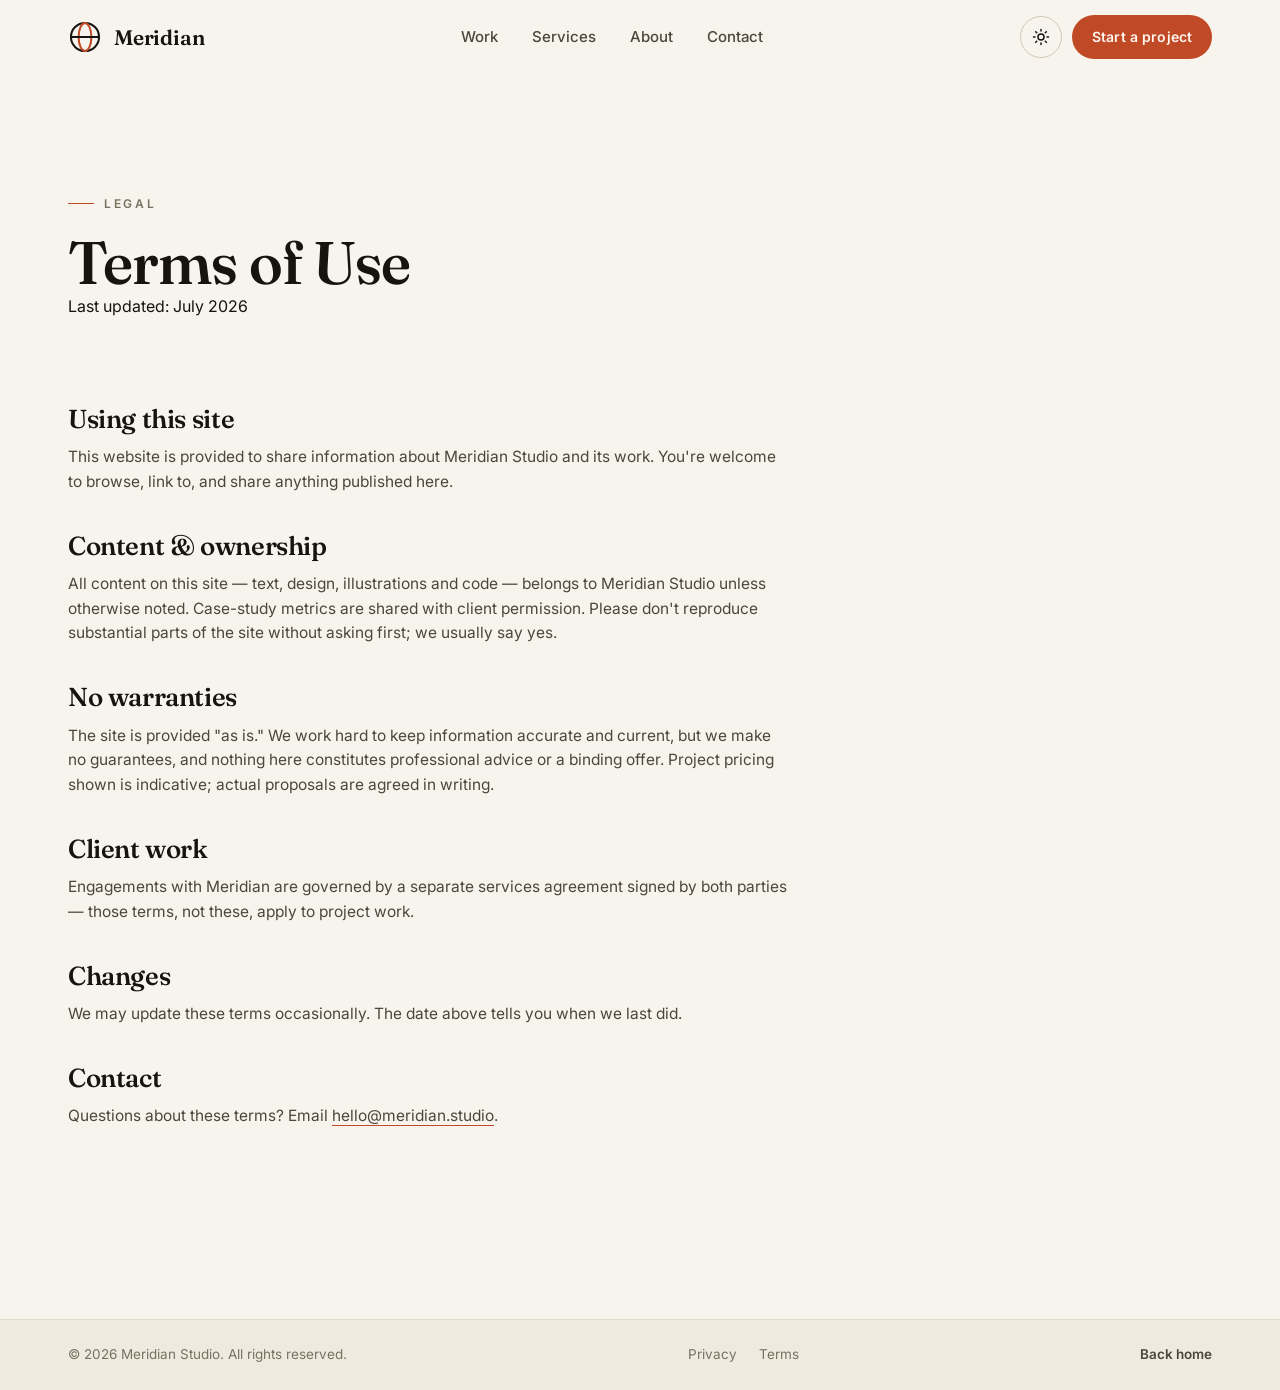
<file: terms.html>
<!DOCTYPE html>
<html lang="en" data-theme="light">
<head>
<meta charset="UTF-8">
<meta name="viewport" content="width=device-width, initial-scale=1.0, viewport-fit=cover">
<title>Terms of Use — Meridian Studio</title>
<meta name="description" content="Terms of use for the Meridian Studio website.">
<link rel="canonical" href="https://amoo2233.github.io/g/terms.html">
<meta name="theme-color" content="#f7f4ee">
<link rel="icon" type="image/svg+xml" href="assets/favicon.svg">
<link rel="preconnect" href="https://fonts.googleapis.com">
<link rel="preconnect" href="https://fonts.gstatic.com" crossorigin>
<link href="https://fonts.googleapis.com/css2?family=Fraunces:ital,opsz,wght@0,9..144,400..700;1,9..144,400..700&family=Inter:wght@400;500;600;700&display=swap" rel="stylesheet">
<link rel="stylesheet" href="assets/css/styles.css">
<script>
  (function(){try{var t=localStorage.getItem("meridian-theme");if(!t)t=matchMedia("(prefers-color-scheme: dark)").matches?"dark":"light";document.documentElement.setAttribute("data-theme",t);}catch(e){}})();
</script>
</head>
<body>
<a class="skip-link" href="#main">Skip to content</a>

<header class="site-header">
  <div class="container">
    <a class="logo" href="index.html" aria-label="Meridian — home">
      <svg class="mark" viewBox="0 0 40 40" fill="none" aria-hidden="true">
        <circle cx="20" cy="20" r="16.5" stroke="currentColor" stroke-width="2.4"/>
        <ellipse cx="20" cy="20" rx="7.5" ry="16.5" style="stroke:var(--accent)" stroke-width="2.4"/>
        <line x1="3.5" y1="20" x2="36.5" y2="20" stroke="currentColor" stroke-width="2.4"/>
      </svg>
      Meridian
    </a>
    <nav class="main-nav" id="main-nav" aria-label="Primary">
      <a href="work.html">Work</a>
      <a href="services.html">Services</a>
      <a href="about.html">About</a>
      <a href="contact.html">Contact</a>
      <a class="btn btn--accent btn--sm nav-cta" href="contact.html">Start a project</a>
    </nav>
    <div class="header-actions">
      <button class="theme-toggle" type="button" aria-label="Toggle dark mode">
        <svg class="icon-sun" viewBox="0 0 24 24" fill="none" stroke="currentColor" stroke-width="2" stroke-linecap="round" aria-hidden="true"><circle cx="12" cy="12" r="4"/><path d="M12 2v2m0 16v2M4.9 4.9l1.4 1.4m11.4 11.4 1.4 1.4M2 12h2m16 0h2M4.9 19.1l1.4-1.4m11.4-11.4 1.4-1.4"/></svg>
        <svg class="icon-moon" viewBox="0 0 24 24" fill="none" stroke="currentColor" stroke-width="2" stroke-linecap="round" stroke-linejoin="round" aria-hidden="true"><path d="M21 12.8A9 9 0 1 1 11.2 3a7 7 0 0 0 9.8 9.8Z"/></svg>
      </button>
      <a class="btn btn--accent btn--sm header-cta" href="contact.html">Start a project</a>
      <button class="nav-burger" type="button" aria-expanded="false" aria-controls="main-nav" aria-label="Open menu">
        <span></span><span></span><span></span>
      </button>
    </div>
  </div>
</header>

<main id="main">
  <section class="page-head">
    <div class="container">
      <p class="eyebrow">Legal</p>
      <h1 class="display-l">Terms of Use</h1>
      <p class="updated prose">Last updated: July 2026</p>
    </div>
  </section>

  <section class="section--tight section" style="padding-top:0">
    <div class="container">
      <div class="prose">
        <h2>Using this site</h2>
        <p>This website is provided to share information about Meridian Studio and its work. You're welcome to browse, link to, and share anything published here.</p>

        <h2>Content &amp; ownership</h2>
        <p>All content on this site — text, design, illustrations and code — belongs to Meridian Studio unless otherwise noted. Case-study metrics are shared with client permission. Please don't reproduce substantial parts of the site without asking first; we usually say yes.</p>

        <h2>No warranties</h2>
        <p>The site is provided "as is." We work hard to keep information accurate and current, but we make no guarantees, and nothing here constitutes professional advice or a binding offer. Project pricing shown is indicative; actual proposals are agreed in writing.</p>

        <h2>Client work</h2>
        <p>Engagements with Meridian are governed by a separate services agreement signed by both parties — those terms, not these, apply to project work.</p>

        <h2>Changes</h2>
        <p>We may update these terms occasionally. The date above tells you when we last did.</p>

        <h2>Contact</h2>
        <p>Questions about these terms? Email <a href="mailto:hello@meridian.studio" style="border-bottom:1.5px solid var(--accent)">hello@meridian.studio</a>.</p>
      </div>
    </div>
  </section>
</main>

<footer class="site-footer">
  <div class="container">
    <div class="footer-bottom" style="border-top:none">
      <span>© <span data-year>2026</span> Meridian Studio. All rights reserved.</span>
      <div class="legal">
        <a href="privacy.html">Privacy</a>
        <a href="terms.html">Terms</a>
      </div>
      <a class="to-top" href="index.html">Back home</a>
    </div>
  </div>
</footer>

<script src="assets/js/main.js"></script>
</body>
</html>
</file>
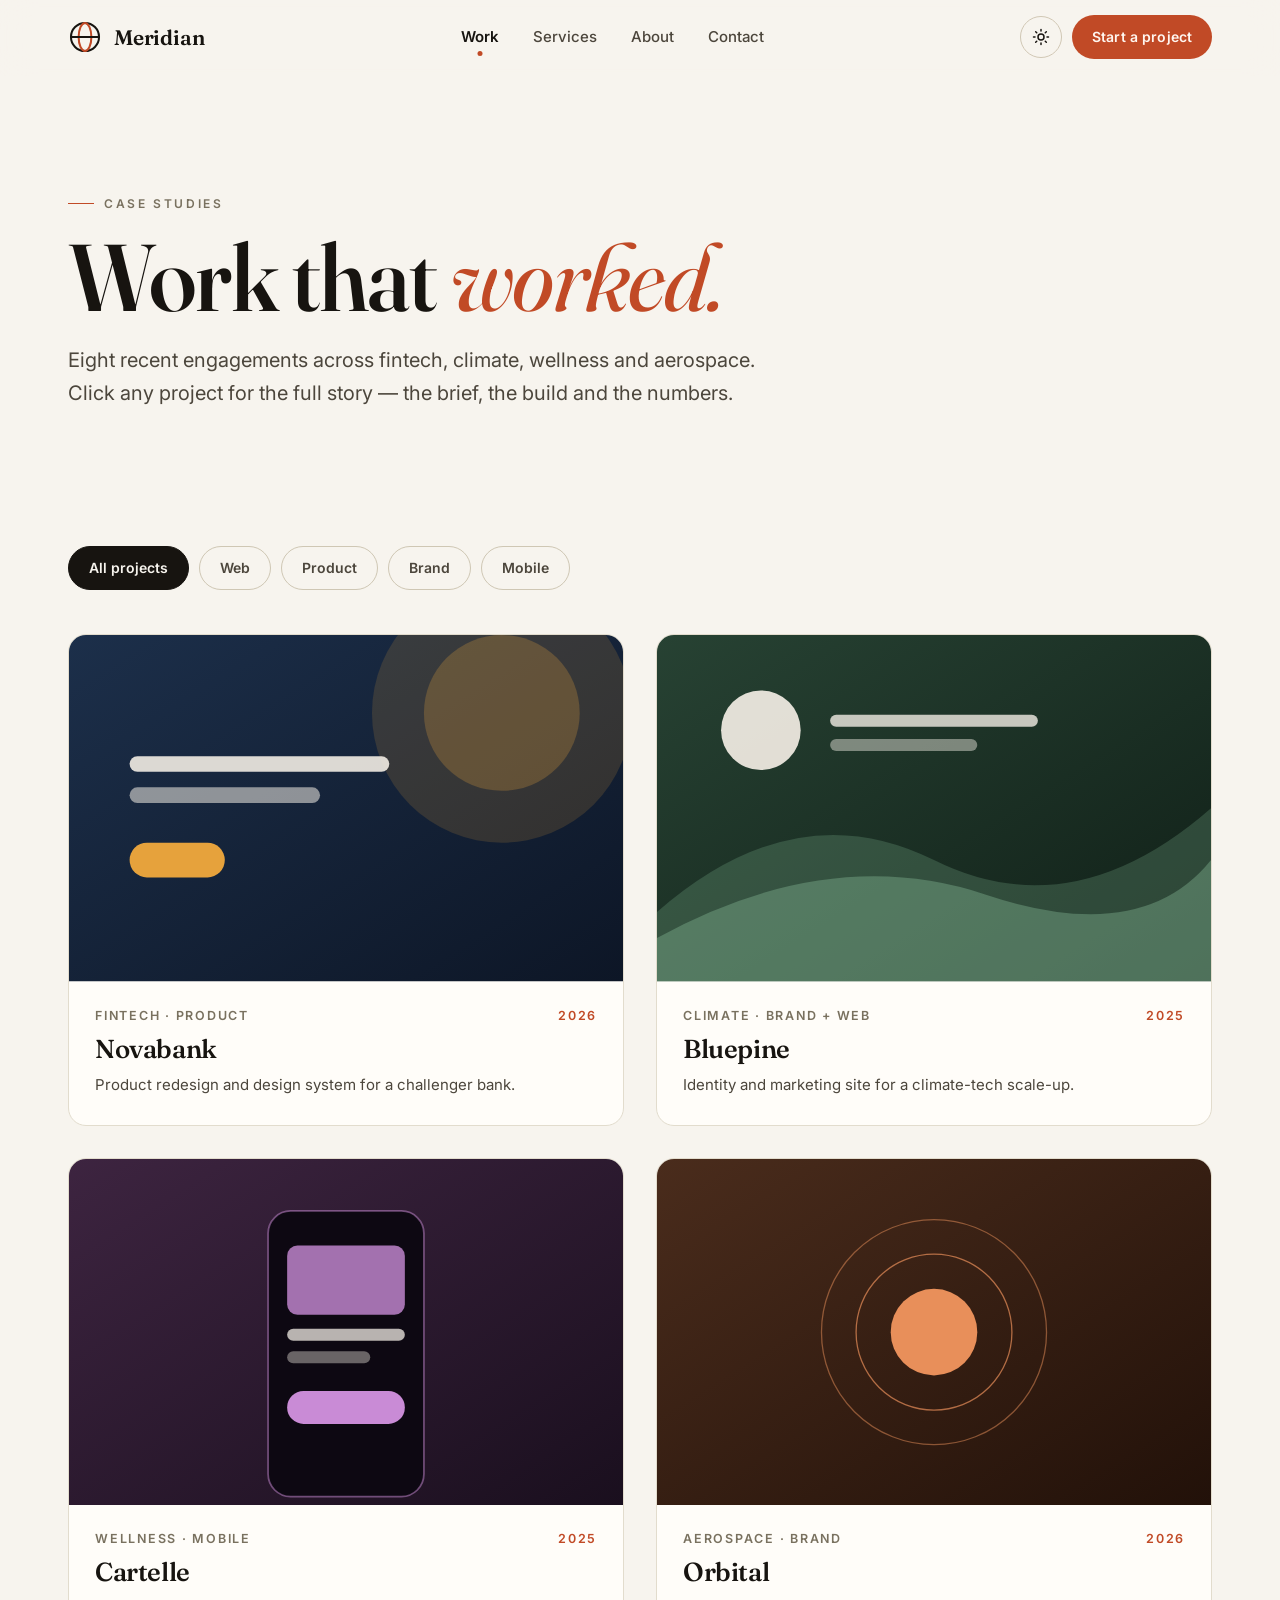
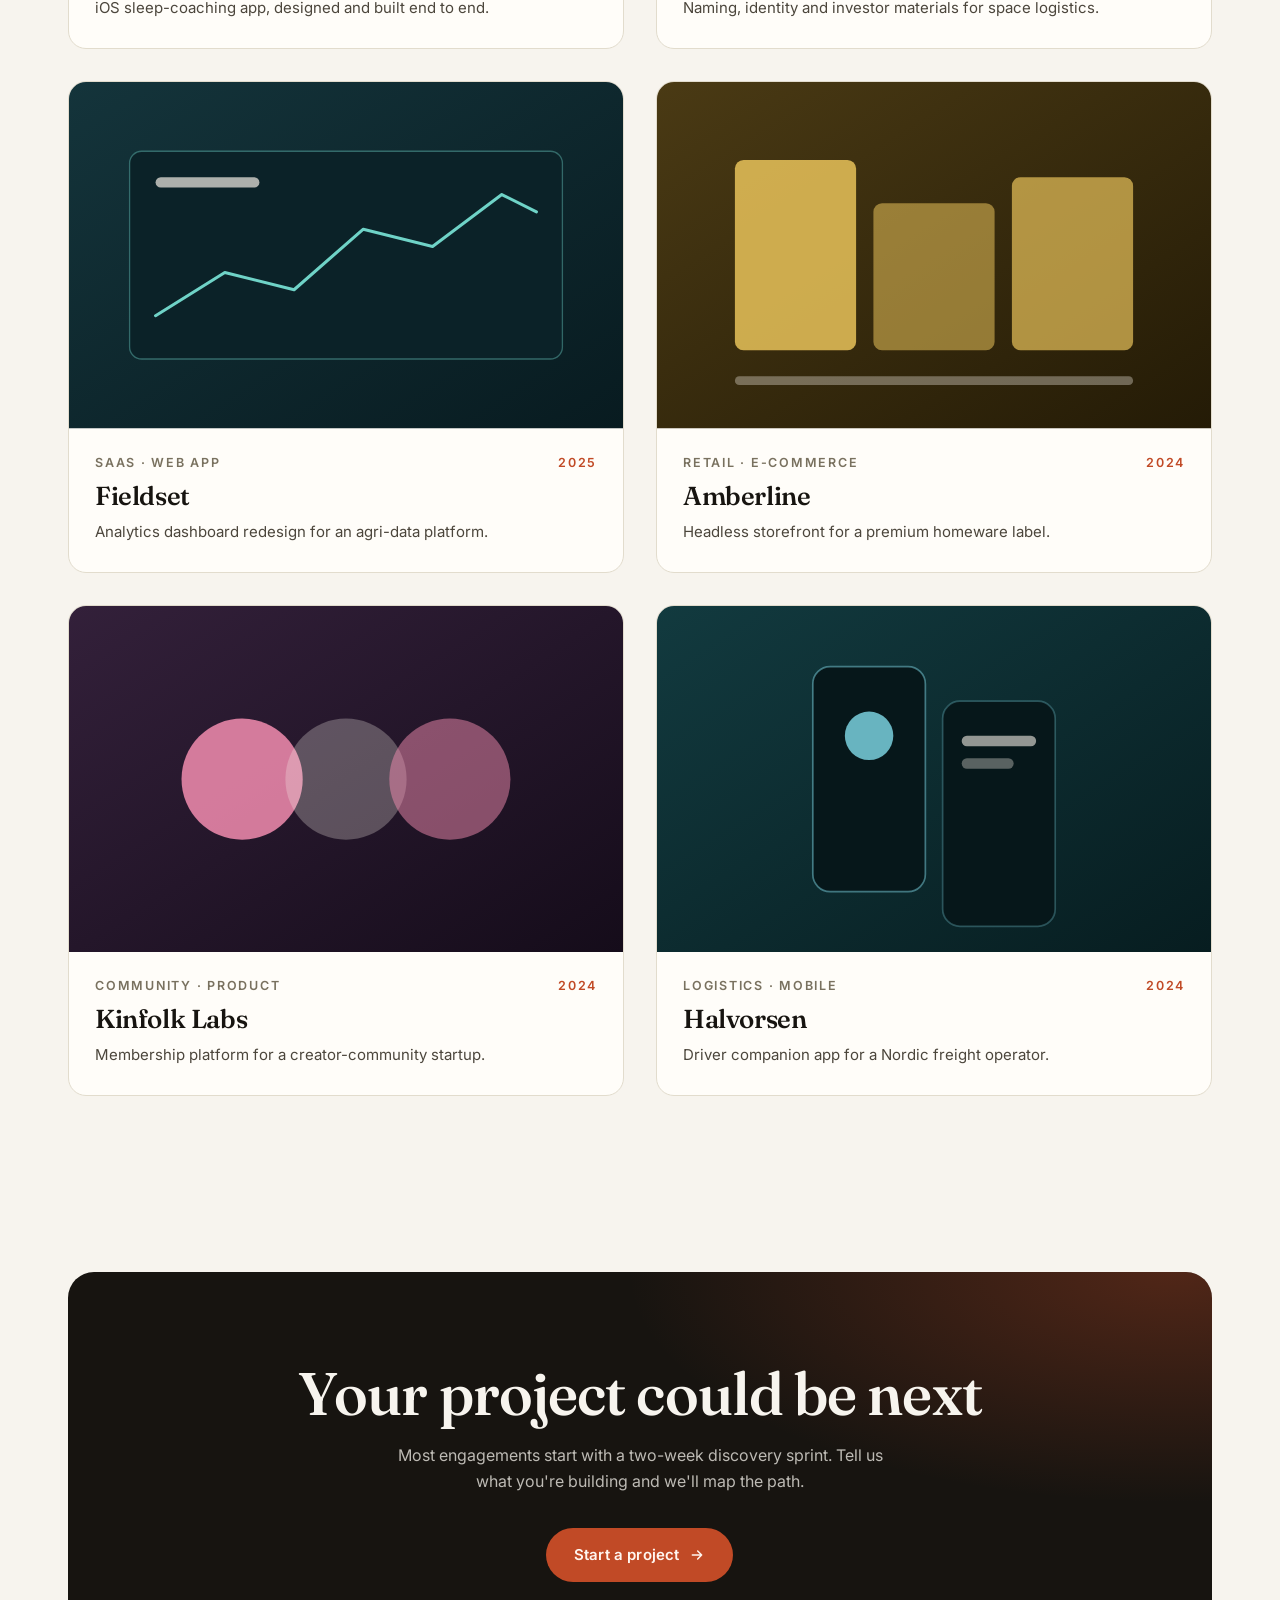
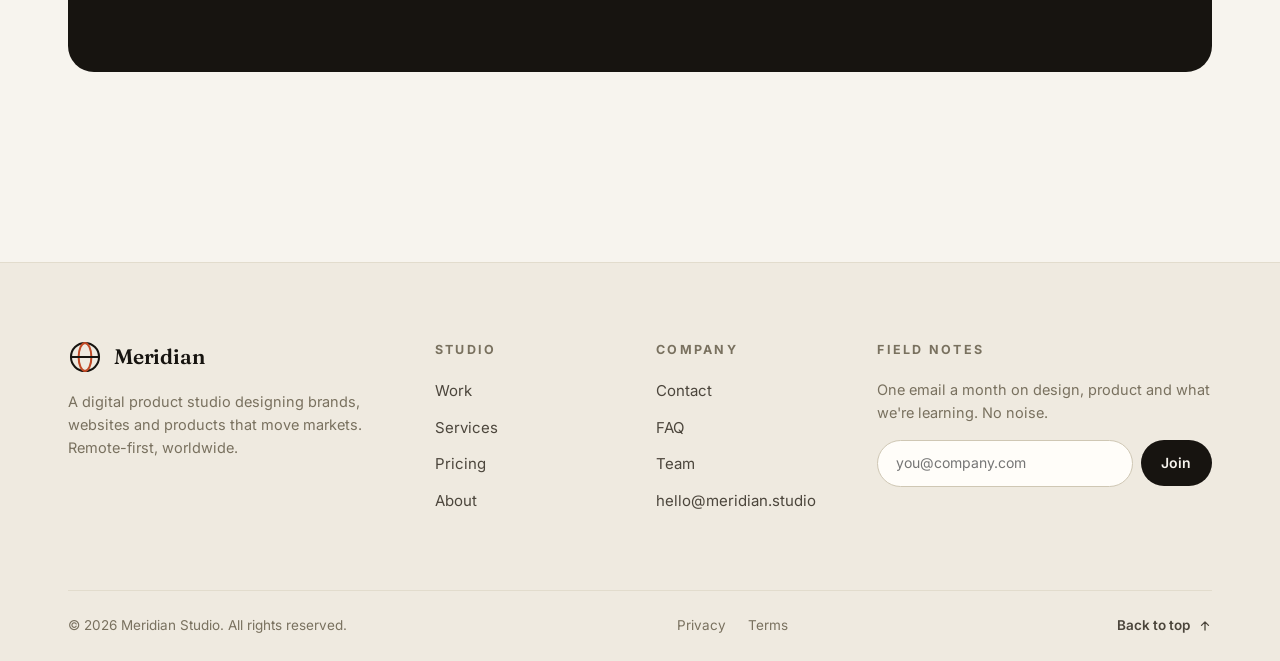
<file: work.html>
<!DOCTYPE html>
<html lang="en" data-theme="light">
<head>
<meta charset="UTF-8">
<meta name="viewport" content="width=device-width, initial-scale=1.0, viewport-fit=cover">
<title>Work — Meridian Studio</title>
<meta name="description" content="Selected case studies from Meridian Studio — fintech platforms, climate brands, mobile apps and identities that shipped and performed.">
<link rel="canonical" href="https://amoo2233.github.io/g/work.html">
<meta property="og:type" content="website">
<meta property="og:site_name" content="Meridian Studio">
<meta property="og:title" content="Work — Meridian Studio">
<meta property="og:description" content="Selected case studies: fintech platforms, climate brands, mobile apps and identities that shipped and performed.">
<meta property="og:url" content="https://amoo2233.github.io/g/work.html">
<meta name="theme-color" content="#f7f4ee">
<link rel="icon" type="image/svg+xml" href="assets/favicon.svg">
<link rel="preconnect" href="https://fonts.googleapis.com">
<link rel="preconnect" href="https://fonts.gstatic.com" crossorigin>
<link href="https://fonts.googleapis.com/css2?family=Fraunces:ital,opsz,wght@0,9..144,400..700;1,9..144,400..700&family=Inter:wght@400;500;600;700&display=swap" rel="stylesheet">
<link rel="stylesheet" href="assets/css/styles.css">
<script>
  (function(){try{var t=localStorage.getItem("meridian-theme");if(!t)t=matchMedia("(prefers-color-scheme: dark)").matches?"dark":"light";document.documentElement.setAttribute("data-theme",t);}catch(e){}})();
</script>
</head>
<body>
<a class="skip-link" href="#main">Skip to content</a>

<header class="site-header">
  <div class="container">
    <a class="logo" href="index.html" aria-label="Meridian — home">
      <svg class="mark" viewBox="0 0 40 40" fill="none" aria-hidden="true">
        <circle cx="20" cy="20" r="16.5" stroke="currentColor" stroke-width="2.4"/>
        <ellipse cx="20" cy="20" rx="7.5" ry="16.5" style="stroke:var(--accent)" stroke-width="2.4"/>
        <line x1="3.5" y1="20" x2="36.5" y2="20" stroke="currentColor" stroke-width="2.4"/>
      </svg>
      Meridian
    </a>
    <nav class="main-nav" id="main-nav" aria-label="Primary">
      <a href="work.html" aria-current="page">Work</a>
      <a href="services.html">Services</a>
      <a href="about.html">About</a>
      <a href="contact.html">Contact</a>
      <a class="btn btn--accent btn--sm nav-cta" href="contact.html">Start a project</a>
    </nav>
    <div class="header-actions">
      <button class="theme-toggle" type="button" aria-label="Toggle dark mode">
        <svg class="icon-sun" viewBox="0 0 24 24" fill="none" stroke="currentColor" stroke-width="2" stroke-linecap="round" aria-hidden="true"><circle cx="12" cy="12" r="4"/><path d="M12 2v2m0 16v2M4.9 4.9l1.4 1.4m11.4 11.4 1.4 1.4M2 12h2m16 0h2M4.9 19.1l1.4-1.4m11.4-11.4 1.4-1.4"/></svg>
        <svg class="icon-moon" viewBox="0 0 24 24" fill="none" stroke="currentColor" stroke-width="2" stroke-linecap="round" stroke-linejoin="round" aria-hidden="true"><path d="M21 12.8A9 9 0 1 1 11.2 3a7 7 0 0 0 9.8 9.8Z"/></svg>
      </button>
      <a class="btn btn--accent btn--sm header-cta" href="contact.html">Start a project</a>
      <button class="nav-burger" type="button" aria-expanded="false" aria-controls="main-nav" aria-label="Open menu">
        <span></span><span></span><span></span>
      </button>
    </div>
  </div>
</header>

<main id="main">

  <section class="page-head">
    <div class="container">
      <p class="eyebrow reveal">Case studies</p>
      <h1 class="display-xl reveal" data-delay="1">Work that <em class="swash">worked.</em></h1>
      <p class="lede reveal" data-delay="2">Eight recent engagements across fintech, climate, wellness and aerospace. Click any project for the full story — the brief, the build and the numbers.</p>
    </div>
  </section>

  <section class="section--tight section">
    <div class="container">

      <div class="work-filters reveal" data-filters role="group" aria-label="Filter projects">
        <button class="filter-chip" type="button" data-filter="all" aria-pressed="true">All projects</button>
        <button class="filter-chip" type="button" data-filter="web" aria-pressed="false">Web</button>
        <button class="filter-chip" type="button" data-filter="product" aria-pressed="false">Product</button>
        <button class="filter-chip" type="button" data-filter="brand" aria-pressed="false">Brand</button>
        <button class="filter-chip" type="button" data-filter="mobile" aria-pressed="false">Mobile</button>
      </div>

      <div class="work-grid">

        <!-- 1 Novabank -->
        <button class="work-card reveal" type="button" data-cat="product" data-dialog-target="case-novabank">
          <div class="work-cover" aria-hidden="true">
            <svg viewBox="0 0 640 400" preserveAspectRatio="xMidYMid slice">
              <defs><linearGradient id="wg1" x1="0" y1="0" x2="1" y2="1"><stop offset="0" stop-color="#1c2f4a"/><stop offset="1" stop-color="#0d1626"/></linearGradient></defs>
              <rect width="640" height="400" fill="url(#wg1)"/>
              <circle cx="500" cy="90" r="150" fill="#e6a23c" opacity=".16"/>
              <circle cx="500" cy="90" r="90" fill="#e6a23c" opacity=".25"/>
              <rect x="70" y="140" width="300" height="18" rx="9" fill="#f2ede4" opacity=".9"/>
              <rect x="70" y="176" width="220" height="18" rx="9" fill="#f2ede4" opacity=".55"/>
              <rect x="70" y="240" width="110" height="40" rx="20" fill="#e6a23c"/>
            </svg>
          </div>
          <span class="work-open" aria-hidden="true"><svg viewBox="0 0 24 24" fill="none" stroke="currentColor" stroke-width="2.2" stroke-linecap="round" stroke-linejoin="round"><path d="M7 17 17 7M9 7h8v8"/></svg></span>
          <div class="work-body">
            <div class="work-kicker"><span>Fintech · Product</span><span class="yr">2026</span></div>
            <h3>Novabank</h3>
            <p>Product redesign and design system for a challenger bank.</p>
          </div>
        </button>

        <!-- 2 Bluepine -->
        <button class="work-card reveal" type="button" data-cat="brand" data-dialog-target="case-bluepine" data-delay="1">
          <div class="work-cover" aria-hidden="true">
            <svg viewBox="0 0 640 400" preserveAspectRatio="xMidYMid slice">
              <defs><linearGradient id="wg2" x1="0" y1="0" x2="1" y2="1"><stop offset="0" stop-color="#274233"/><stop offset="1" stop-color="#101f17"/></linearGradient></defs>
              <rect width="640" height="400" fill="url(#wg2)"/>
              <path d="M0 320 Q160 180 320 260 T640 200 V400 H0 Z" fill="#8fc7a0" opacity=".22"/>
              <path d="M0 350 Q200 240 380 300 T640 260 V400 H0 Z" fill="#8fc7a0" opacity=".35"/>
              <circle cx="120" cy="110" r="46" fill="#f2ede4" opacity=".92"/>
              <rect x="200" y="92" width="240" height="14" rx="7" fill="#f2ede4" opacity=".8"/>
              <rect x="200" y="120" width="170" height="14" rx="7" fill="#f2ede4" opacity=".45"/>
            </svg>
          </div>
          <span class="work-open" aria-hidden="true"><svg viewBox="0 0 24 24" fill="none" stroke="currentColor" stroke-width="2.2" stroke-linecap="round" stroke-linejoin="round"><path d="M7 17 17 7M9 7h8v8"/></svg></span>
          <div class="work-body">
            <div class="work-kicker"><span>Climate · Brand + Web</span><span class="yr">2025</span></div>
            <h3>Bluepine</h3>
            <p>Identity and marketing site for a climate-tech scale-up.</p>
          </div>
        </button>

        <!-- 3 Cartelle -->
        <button class="work-card reveal" type="button" data-cat="mobile" data-dialog-target="case-cartelle">
          <div class="work-cover" aria-hidden="true">
            <svg viewBox="0 0 640 400" preserveAspectRatio="xMidYMid slice">
              <defs><linearGradient id="wg3" x1="0" y1="0" x2="1" y2="1"><stop offset="0" stop-color="#3d2440"/><stop offset="1" stop-color="#1a0f1e"/></linearGradient></defs>
              <rect width="640" height="400" fill="url(#wg3)"/>
              <rect x="230" y="60" width="180" height="330" rx="26" fill="#0d0812"/>
              <rect x="230" y="60" width="180" height="330" rx="26" fill="none" stroke="#c98bd6" stroke-opacity=".5" stroke-width="2"/>
              <rect x="252" y="100" width="136" height="80" rx="12" fill="#c98bd6" opacity=".8"/>
              <rect x="252" y="196" width="136" height="14" rx="7" fill="#f2ede4" opacity=".75"/>
              <rect x="252" y="222" width="96" height="14" rx="7" fill="#f2ede4" opacity=".4"/>
              <rect x="252" y="268" width="136" height="38" rx="19" fill="#c98bd6"/>
            </svg>
          </div>
          <span class="work-open" aria-hidden="true"><svg viewBox="0 0 24 24" fill="none" stroke="currentColor" stroke-width="2.2" stroke-linecap="round" stroke-linejoin="round"><path d="M7 17 17 7M9 7h8v8"/></svg></span>
          <div class="work-body">
            <div class="work-kicker"><span>Wellness · Mobile</span><span class="yr">2025</span></div>
            <h3>Cartelle</h3>
            <p>iOS sleep-coaching app, designed and built end to end.</p>
          </div>
        </button>

        <!-- 4 Orbital -->
        <button class="work-card reveal" type="button" data-cat="brand" data-dialog-target="case-orbital" data-delay="1">
          <div class="work-cover" aria-hidden="true">
            <svg viewBox="0 0 640 400" preserveAspectRatio="xMidYMid slice">
              <defs><linearGradient id="wg4" x1="0" y1="0" x2="1" y2="1"><stop offset="0" stop-color="#4a2c1c"/><stop offset="1" stop-color="#221109"/></linearGradient></defs>
              <rect width="640" height="400" fill="url(#wg4)"/>
              <circle cx="320" cy="200" r="130" fill="none" stroke="#e88f5a" stroke-width="1.5" opacity=".5"/>
              <circle cx="320" cy="200" r="90" fill="none" stroke="#e88f5a" stroke-width="1.5" opacity=".7"/>
              <circle cx="320" cy="200" r="50" fill="#e88f5a"/>
            </svg>
          </div>
          <span class="work-open" aria-hidden="true"><svg viewBox="0 0 24 24" fill="none" stroke="currentColor" stroke-width="2.2" stroke-linecap="round" stroke-linejoin="round"><path d="M7 17 17 7M9 7h8v8"/></svg></span>
          <div class="work-body">
            <div class="work-kicker"><span>Aerospace · Brand</span><span class="yr">2026</span></div>
            <h3>Orbital</h3>
            <p>Naming, identity and investor materials for space logistics.</p>
          </div>
        </button>

        <!-- 5 Fieldset -->
        <button class="work-card reveal" type="button" data-cat="web" data-dialog-target="case-fieldset">
          <div class="work-cover" aria-hidden="true">
            <svg viewBox="0 0 640 400" preserveAspectRatio="xMidYMid slice">
              <defs><linearGradient id="wg5" x1="0" y1="0" x2="1" y2="1"><stop offset="0" stop-color="#14343b"/><stop offset="1" stop-color="#081b20"/></linearGradient></defs>
              <rect width="640" height="400" fill="url(#wg5)"/>
              <rect x="70" y="80" width="500" height="240" rx="14" fill="#0b2228"/>
              <rect x="70" y="80" width="500" height="240" rx="14" fill="none" stroke="#6fd3c7" stroke-opacity=".4" stroke-width="1.5"/>
              <polyline points="100,270 180,220 260,240 340,170 420,190 500,130 540,150" fill="none" stroke="#6fd3c7" stroke-width="3.5" stroke-linecap="round" stroke-linejoin="round"/>
              <rect x="100" y="110" width="120" height="12" rx="6" fill="#f2ede4" opacity=".7"/>
            </svg>
          </div>
          <span class="work-open" aria-hidden="true"><svg viewBox="0 0 24 24" fill="none" stroke="currentColor" stroke-width="2.2" stroke-linecap="round" stroke-linejoin="round"><path d="M7 17 17 7M9 7h8v8"/></svg></span>
          <div class="work-body">
            <div class="work-kicker"><span>SaaS · Web app</span><span class="yr">2025</span></div>
            <h3>Fieldset</h3>
            <p>Analytics dashboard redesign for an agri-data platform.</p>
          </div>
        </button>

        <!-- 6 Amberline -->
        <button class="work-card reveal" type="button" data-cat="web" data-dialog-target="case-amberline" data-delay="1">
          <div class="work-cover" aria-hidden="true">
            <svg viewBox="0 0 640 400" preserveAspectRatio="xMidYMid slice">
              <defs><linearGradient id="wg6" x1="0" y1="0" x2="1" y2="1"><stop offset="0" stop-color="#4a3a14"/><stop offset="1" stop-color="#241b06"/></linearGradient></defs>
              <rect width="640" height="400" fill="url(#wg6)"/>
              <rect x="90" y="90" width="140" height="220" rx="10" fill="#e8c25a" opacity=".85"/>
              <rect x="250" y="140" width="140" height="170" rx="10" fill="#e8c25a" opacity=".55"/>
              <rect x="410" y="110" width="140" height="200" rx="10" fill="#e8c25a" opacity=".7"/>
              <rect x="90" y="340" width="460" height="10" rx="5" fill="#f2ede4" opacity=".35"/>
            </svg>
          </div>
          <span class="work-open" aria-hidden="true"><svg viewBox="0 0 24 24" fill="none" stroke="currentColor" stroke-width="2.2" stroke-linecap="round" stroke-linejoin="round"><path d="M7 17 17 7M9 7h8v8"/></svg></span>
          <div class="work-body">
            <div class="work-kicker"><span>Retail · E-commerce</span><span class="yr">2024</span></div>
            <h3>Amberline</h3>
            <p>Headless storefront for a premium homeware label.</p>
          </div>
        </button>

        <!-- 7 Kinfolk Labs -->
        <button class="work-card reveal" type="button" data-cat="product" data-dialog-target="case-kinfolk">
          <div class="work-cover" aria-hidden="true">
            <svg viewBox="0 0 640 400" preserveAspectRatio="xMidYMid slice">
              <defs><linearGradient id="wg7" x1="0" y1="0" x2="1" y2="1"><stop offset="0" stop-color="#33203a"/><stop offset="1" stop-color="#150c1a"/></linearGradient></defs>
              <rect width="640" height="400" fill="url(#wg7)"/>
              <circle cx="200" cy="200" r="70" fill="#f28cb0" opacity=".85"/>
              <circle cx="320" cy="200" r="70" fill="#f2ede4" opacity=".28"/>
              <circle cx="440" cy="200" r="70" fill="#f28cb0" opacity=".5"/>
            </svg>
          </div>
          <span class="work-open" aria-hidden="true"><svg viewBox="0 0 24 24" fill="none" stroke="currentColor" stroke-width="2.2" stroke-linecap="round" stroke-linejoin="round"><path d="M7 17 17 7M9 7h8v8"/></svg></span>
          <div class="work-body">
            <div class="work-kicker"><span>Community · Product</span><span class="yr">2024</span></div>
            <h3>Kinfolk Labs</h3>
            <p>Membership platform for a creator-community startup.</p>
          </div>
        </button>

        <!-- 8 Halvorsen -->
        <button class="work-card reveal" type="button" data-cat="mobile" data-dialog-target="case-halvorsen" data-delay="1">
          <div class="work-cover" aria-hidden="true">
            <svg viewBox="0 0 640 400" preserveAspectRatio="xMidYMid slice">
              <defs><linearGradient id="wg8" x1="0" y1="0" x2="1" y2="1"><stop offset="0" stop-color="#123a3f"/><stop offset="1" stop-color="#071d20"/></linearGradient></defs>
              <rect width="640" height="400" fill="url(#wg8)"/>
              <rect x="180" y="70" width="130" height="260" rx="20" fill="#06171a"/>
              <rect x="180" y="70" width="130" height="260" rx="20" fill="none" stroke="#7ad0dd" stroke-opacity=".5" stroke-width="2"/>
              <rect x="330" y="110" width="130" height="260" rx="20" fill="#06171a"/>
              <rect x="330" y="110" width="130" height="260" rx="20" fill="none" stroke="#7ad0dd" stroke-opacity=".3" stroke-width="2"/>
              <circle cx="245" cy="150" r="28" fill="#7ad0dd" opacity=".85"/>
              <rect x="352" y="150" width="86" height="12" rx="6" fill="#f2ede4" opacity=".6"/>
              <rect x="352" y="176" width="60" height="12" rx="6" fill="#f2ede4" opacity=".35"/>
            </svg>
          </div>
          <span class="work-open" aria-hidden="true"><svg viewBox="0 0 24 24" fill="none" stroke="currentColor" stroke-width="2.2" stroke-linecap="round" stroke-linejoin="round"><path d="M7 17 17 7M9 7h8v8"/></svg></span>
          <div class="work-body">
            <div class="work-kicker"><span>Logistics · Mobile</span><span class="yr">2024</span></div>
            <h3>Halvorsen</h3>
            <p>Driver companion app for a Nordic freight operator.</p>
          </div>
        </button>

      </div>
    </div>
  </section>

  <section class="section section--tight">
    <div class="container">
      <div class="cta-band reveal">
        <h2 class="display-l">Your project could be next</h2>
        <p>Most engagements start with a two-week discovery sprint. Tell us what you're building and we'll map the path.</p>
        <a class="btn btn--accent" href="contact.html">Start a project
          <svg viewBox="0 0 24 24" fill="none" stroke="currentColor" stroke-width="2.2" stroke-linecap="round" stroke-linejoin="round" aria-hidden="true"><path d="M5 12h14M13 6l6 6-6 6"/></svg>
        </a>
      </div>
    </div>
  </section>

</main>

<!-- ===== Case dialogs ===== -->
<dialog class="case-dialog" id="case-novabank" aria-labelledby="case-novabank-title">
  <div class="case-dialog-inner">
    <button class="case-close" type="button" aria-label="Close"><svg viewBox="0 0 24 24" fill="none" stroke="currentColor" stroke-width="2.2" stroke-linecap="round"><path d="M6 6l12 12M18 6 6 18"/></svg></button>
    <div class="case-hero" aria-hidden="true">
      <svg viewBox="0 0 840 360" preserveAspectRatio="xMidYMid slice">
        <defs><linearGradient id="cg1" x1="0" y1="0" x2="1" y2="1"><stop offset="0" stop-color="#1c2f4a"/><stop offset="1" stop-color="#0d1626"/></linearGradient></defs>
        <rect width="840" height="360" fill="url(#cg1)"/>
        <circle cx="660" cy="80" r="180" fill="#e6a23c" opacity=".16"/>
        <circle cx="660" cy="80" r="100" fill="#e6a23c" opacity=".25"/>
        <rect x="90" y="130" width="360" height="20" rx="10" fill="#f2ede4" opacity=".9"/>
        <rect x="90" y="170" width="260" height="20" rx="10" fill="#f2ede4" opacity=".55"/>
        <rect x="90" y="240" width="130" height="44" rx="22" fill="#e6a23c"/>
      </svg>
    </div>
    <div class="case-content">
      <p class="eyebrow">Fintech · Product design · 2026</p>
      <h2 id="case-novabank-title" class="display-m">Novabank — banking without the bank feel</h2>
      <div class="case-text">
        <p>Novabank had product-market fit but a product that felt like a spreadsheet wearing a suit. Over sixteen weeks we rebuilt the core account, payments and savings flows, and delivered a token-based design system the internal team now runs without us.</p>
        <p>We tested every major flow with real customers before a line of production code was written, then paired with Novabank's engineers through launch.</p>
      </div>
      <div class="case-meta">
        <div><div class="k">Sign-up lift</div><div class="v">+38%</div></div>
        <div><div class="k">Support tickets</div><div class="v">−24%</div></div>
        <div><div class="k">Timeline</div><div class="v">16 wks</div></div>
      </div>
    </div>
  </div>
</dialog>

<dialog class="case-dialog" id="case-bluepine" aria-labelledby="case-bluepine-title">
  <div class="case-dialog-inner">
    <button class="case-close" type="button" aria-label="Close"><svg viewBox="0 0 24 24" fill="none" stroke="currentColor" stroke-width="2.2" stroke-linecap="round"><path d="M6 6l12 12M18 6 6 18"/></svg></button>
    <div class="case-hero" aria-hidden="true">
      <svg viewBox="0 0 840 360" preserveAspectRatio="xMidYMid slice">
        <defs><linearGradient id="cg2" x1="0" y1="0" x2="1" y2="1"><stop offset="0" stop-color="#274233"/><stop offset="1" stop-color="#101f17"/></linearGradient></defs>
        <rect width="840" height="360" fill="url(#cg2)"/>
        <path d="M0 290 Q210 160 420 240 T840 180 V360 H0 Z" fill="#8fc7a0" opacity=".22"/>
        <path d="M0 320 Q260 220 500 280 T840 240 V360 H0 Z" fill="#8fc7a0" opacity=".35"/>
        <circle cx="150" cy="100" r="52" fill="#f2ede4" opacity=".92"/>
      </svg>
    </div>
    <div class="case-content">
      <p class="eyebrow">Climate · Brand + web · 2025</p>
      <h2 id="case-bluepine-title" class="display-m">Bluepine — a carbon platform people trust</h2>
      <div class="case-text">
        <p>Carbon accounting is a trust business, and Bluepine's brand didn't carry the weight of its science. We rebuilt the identity around clarity — typographic, data-forward, deliberately unflashy — and shipped a marketing site that explains a complex product in one scroll.</p>
        <p>The new site launched eight weeks before their Series B, and the deck built on the same system helped close the round.</p>
      </div>
      <div class="case-meta">
        <div><div class="k">Demo requests</div><div class="v">+61%</div></div>
        <div><div class="k">Series B raised</div><div class="v">$40M</div></div>
        <div><div class="k">Timeline</div><div class="v">10 wks</div></div>
      </div>
    </div>
  </div>
</dialog>

<dialog class="case-dialog" id="case-cartelle" aria-labelledby="case-cartelle-title">
  <div class="case-dialog-inner">
    <button class="case-close" type="button" aria-label="Close"><svg viewBox="0 0 24 24" fill="none" stroke="currentColor" stroke-width="2.2" stroke-linecap="round"><path d="M6 6l12 12M18 6 6 18"/></svg></button>
    <div class="case-hero" aria-hidden="true">
      <svg viewBox="0 0 840 360" preserveAspectRatio="xMidYMid slice">
        <defs><linearGradient id="cg3" x1="0" y1="0" x2="1" y2="1"><stop offset="0" stop-color="#3d2440"/><stop offset="1" stop-color="#1a0f1e"/></linearGradient></defs>
        <rect width="840" height="360" fill="url(#cg3)"/>
        <rect x="340" y="40" width="160" height="300" rx="24" fill="#0d0812"/>
        <rect x="340" y="40" width="160" height="300" rx="24" fill="none" stroke="#c98bd6" stroke-opacity=".5" stroke-width="2"/>
        <rect x="360" y="76" width="120" height="72" rx="12" fill="#c98bd6" opacity=".8"/>
        <rect x="360" y="164" width="120" height="12" rx="6" fill="#f2ede4" opacity=".75"/>
        <rect x="360" y="228" width="120" height="34" rx="17" fill="#c98bd6"/>
      </svg>
    </div>
    <div class="case-content">
      <p class="eyebrow">Wellness · Mobile app · 2025</p>
      <h2 id="case-cartelle-title" class="display-m">Cartelle — sleep coaching in your pocket</h2>
      <div class="case-text">
        <p>Cartelle came to us with a coaching methodology and a waitlist — no app. In five months we designed and built the full iOS experience: onboarding, nightly check-ins, adaptive programs and a soundscape engine, all tuned for one-handed use at 11pm.</p>
        <p>Apple featured the app in "Apps We Love" during launch week.</p>
      </div>
      <div class="case-meta">
        <div><div class="k">App Store rating</div><div class="v">4.8★</div></div>
        <div><div class="k">D30 retention</div><div class="v">42%</div></div>
        <div><div class="k">Timeline</div><div class="v">20 wks</div></div>
      </div>
    </div>
  </div>
</dialog>

<dialog class="case-dialog" id="case-orbital" aria-labelledby="case-orbital-title">
  <div class="case-dialog-inner">
    <button class="case-close" type="button" aria-label="Close"><svg viewBox="0 0 24 24" fill="none" stroke="currentColor" stroke-width="2.2" stroke-linecap="round"><path d="M6 6l12 12M18 6 6 18"/></svg></button>
    <div class="case-hero" aria-hidden="true">
      <svg viewBox="0 0 840 360" preserveAspectRatio="xMidYMid slice">
        <defs><linearGradient id="cg4" x1="0" y1="0" x2="1" y2="1"><stop offset="0" stop-color="#4a2c1c"/><stop offset="1" stop-color="#221109"/></linearGradient></defs>
        <rect width="840" height="360" fill="url(#cg4)"/>
        <circle cx="420" cy="180" r="140" fill="none" stroke="#e88f5a" stroke-width="1.5" opacity=".5"/>
        <circle cx="420" cy="180" r="95" fill="none" stroke="#e88f5a" stroke-width="1.5" opacity=".7"/>
        <circle cx="420" cy="180" r="52" fill="#e88f5a"/>
      </svg>
    </div>
    <div class="case-content">
      <p class="eyebrow">Aerospace · Identity · 2026</p>
      <h2 id="case-orbital-title" class="display-m">Orbital — a launch brand for launch vehicles</h2>
      <div class="case-text">
        <p>Space logistics is crowded with brands that all look like the same render of the same rocket. Orbital needed to read as infrastructure — dependable, precise, quietly confident. We delivered the name, a full identity system, motion language and the investor materials for their pre-IPO roadshow.</p>
        <p>The system now runs across everything from mission patches to the earnings deck.</p>
      </div>
      <div class="case-meta">
        <div><div class="k">Deliverables</div><div class="v">40+</div></div>
        <div><div class="k">Brand recall</div><div class="v">2.3×</div></div>
        <div><div class="k">Timeline</div><div class="v">12 wks</div></div>
      </div>
    </div>
  </div>
</dialog>

<dialog class="case-dialog" id="case-fieldset" aria-labelledby="case-fieldset-title">
  <div class="case-dialog-inner">
    <button class="case-close" type="button" aria-label="Close"><svg viewBox="0 0 24 24" fill="none" stroke="currentColor" stroke-width="2.2" stroke-linecap="round"><path d="M6 6l12 12M18 6 6 18"/></svg></button>
    <div class="case-hero" aria-hidden="true">
      <svg viewBox="0 0 840 360" preserveAspectRatio="xMidYMid slice">
        <defs><linearGradient id="cg5" x1="0" y1="0" x2="1" y2="1"><stop offset="0" stop-color="#14343b"/><stop offset="1" stop-color="#081b20"/></linearGradient></defs>
        <rect width="840" height="360" fill="url(#cg5)"/>
        <rect x="90" y="60" width="660" height="240" rx="14" fill="#0b2228"/>
        <polyline points="130,260 230,200 330,225 430,150 530,175 630,110 710,135" fill="none" stroke="#6fd3c7" stroke-width="4" stroke-linecap="round" stroke-linejoin="round"/>
      </svg>
    </div>
    <div class="case-content">
      <p class="eyebrow">SaaS · Web app · 2025</p>
      <h2 id="case-fieldset-title" class="display-m">Fieldset — farm data farmers actually read</h2>
      <div class="case-text">
        <p>Fieldset's dashboard had every metric and no answers. We reorganised the product around the three decisions growers make each week, redesigned the data visualisation from scratch, and cut the average time-to-insight from minutes to seconds.</p>
        <p>Churn among paying farms dropped by a third within two quarters of release.</p>
      </div>
      <div class="case-meta">
        <div><div class="k">Churn</div><div class="v">−33%</div></div>
        <div><div class="k">Weekly active</div><div class="v">+52%</div></div>
        <div><div class="k">Timeline</div><div class="v">14 wks</div></div>
      </div>
    </div>
  </div>
</dialog>

<dialog class="case-dialog" id="case-amberline" aria-labelledby="case-amberline-title">
  <div class="case-dialog-inner">
    <button class="case-close" type="button" aria-label="Close"><svg viewBox="0 0 24 24" fill="none" stroke="currentColor" stroke-width="2.2" stroke-linecap="round"><path d="M6 6l12 12M18 6 6 18"/></svg></button>
    <div class="case-hero" aria-hidden="true">
      <svg viewBox="0 0 840 360" preserveAspectRatio="xMidYMid slice">
        <defs><linearGradient id="cg6" x1="0" y1="0" x2="1" y2="1"><stop offset="0" stop-color="#4a3a14"/><stop offset="1" stop-color="#241b06"/></linearGradient></defs>
        <rect width="840" height="360" fill="url(#cg6)"/>
        <rect x="120" y="70" width="170" height="220" rx="10" fill="#e8c25a" opacity=".85"/>
        <rect x="330" y="120" width="170" height="170" rx="10" fill="#e8c25a" opacity=".55"/>
        <rect x="540" y="90" width="170" height="200" rx="10" fill="#e8c25a" opacity=".7"/>
      </svg>
    </div>
    <div class="case-content">
      <p class="eyebrow">Retail · E-commerce · 2024</p>
      <h2 id="case-amberline-title" class="display-m">Amberline — a storefront as considered as the products</h2>
      <div class="case-text">
        <p>A premium homeware label deserves better than a template. We designed and built a headless storefront with editorial product storytelling, sub-second page loads and a checkout that stays out of the way.</p>
        <p>Conversion rose 44% against the old theme, and average order value followed.</p>
      </div>
      <div class="case-meta">
        <div><div class="k">Conversion</div><div class="v">+44%</div></div>
        <div><div class="k">Page load</div><div class="v">0.9s</div></div>
        <div><div class="k">Timeline</div><div class="v">12 wks</div></div>
      </div>
    </div>
  </div>
</dialog>

<dialog class="case-dialog" id="case-kinfolk" aria-labelledby="case-kinfolk-title">
  <div class="case-dialog-inner">
    <button class="case-close" type="button" aria-label="Close"><svg viewBox="0 0 24 24" fill="none" stroke="currentColor" stroke-width="2.2" stroke-linecap="round"><path d="M6 6l12 12M18 6 6 18"/></svg></button>
    <div class="case-hero" aria-hidden="true">
      <svg viewBox="0 0 840 360" preserveAspectRatio="xMidYMid slice">
        <defs><linearGradient id="cg7" x1="0" y1="0" x2="1" y2="1"><stop offset="0" stop-color="#33203a"/><stop offset="1" stop-color="#150c1a"/></linearGradient></defs>
        <rect width="840" height="360" fill="url(#cg7)"/>
        <circle cx="290" cy="180" r="80" fill="#f28cb0" opacity=".85"/>
        <circle cx="420" cy="180" r="80" fill="#f2ede4" opacity=".28"/>
        <circle cx="550" cy="180" r="80" fill="#f28cb0" opacity=".5"/>
      </svg>
    </div>
    <div class="case-content">
      <p class="eyebrow">Community · Product · 2024</p>
      <h2 id="case-kinfolk-title" class="display-m">Kinfolk Labs — membership that feels like belonging</h2>
      <div class="case-text">
        <p>Kinfolk Labs wanted a membership platform that felt closer to a private club than a forum. We designed the spaces, rituals and moderation tools, then built the web product with real-time presence and a calm, text-first aesthetic.</p>
        <p>Paid conversion from free tiers doubled after the redesigned onboarding shipped.</p>
      </div>
      <div class="case-meta">
        <div><div class="k">Paid conversion</div><div class="v">2×</div></div>
        <div><div class="k">Members</div><div class="v">30k+</div></div>
        <div><div class="k">Timeline</div><div class="v">18 wks</div></div>
      </div>
    </div>
  </div>
</dialog>

<dialog class="case-dialog" id="case-halvorsen" aria-labelledby="case-halvorsen-title">
  <div class="case-dialog-inner">
    <button class="case-close" type="button" aria-label="Close"><svg viewBox="0 0 24 24" fill="none" stroke="currentColor" stroke-width="2.2" stroke-linecap="round"><path d="M6 6l12 12M18 6 6 18"/></svg></button>
    <div class="case-hero" aria-hidden="true">
      <svg viewBox="0 0 840 360" preserveAspectRatio="xMidYMid slice">
        <defs><linearGradient id="cg8" x1="0" y1="0" x2="1" y2="1"><stop offset="0" stop-color="#123a3f"/><stop offset="1" stop-color="#071d20"/></linearGradient></defs>
        <rect width="840" height="360" fill="url(#cg8)"/>
        <rect x="270" y="50" width="140" height="280" rx="22" fill="#06171a"/>
        <rect x="270" y="50" width="140" height="280" rx="22" fill="none" stroke="#7ad0dd" stroke-opacity=".5" stroke-width="2"/>
        <rect x="430" y="90" width="140" height="280" rx="22" fill="#06171a"/>
        <rect x="430" y="90" width="140" height="280" rx="22" fill="none" stroke="#7ad0dd" stroke-opacity=".3" stroke-width="2"/>
        <circle cx="340" cy="135" r="30" fill="#7ad0dd" opacity=".85"/>
      </svg>
    </div>
    <div class="case-content">
      <p class="eyebrow">Logistics · Mobile · 2024</p>
      <h2 id="case-halvorsen-title" class="display-m">Halvorsen — a co-pilot for 1,200 drivers</h2>
      <div class="case-text">
        <p>Halvorsen's drivers were juggling paper manifests, a legacy scanner app and a phone call for everything else. We consolidated the job into one Android-first companion app — routes, proof of delivery, incident reporting — designed for gloved hands and low signal.</p>
        <p>The rollout covered 1,200 drivers across four countries in six weeks with a 92% voluntary adoption rate before the mandate kicked in.</p>
      </div>
      <div class="case-meta">
        <div><div class="k">Adoption</div><div class="v">92%</div></div>
        <div><div class="k">Paper forms</div><div class="v">−100%</div></div>
        <div><div class="k">Timeline</div><div class="v">22 wks</div></div>
      </div>
    </div>
  </div>
</dialog>

<footer class="site-footer">
  <div class="container">
    <div class="footer-top">
      <div class="footer-brand">
        <a class="logo" href="index.html" aria-label="Meridian — home">
          <svg class="mark" viewBox="0 0 40 40" fill="none" aria-hidden="true">
            <circle cx="20" cy="20" r="16.5" stroke="currentColor" stroke-width="2.4"/>
            <ellipse cx="20" cy="20" rx="7.5" ry="16.5" style="stroke:var(--accent)" stroke-width="2.4"/>
            <line x1="3.5" y1="20" x2="36.5" y2="20" stroke="currentColor" stroke-width="2.4"/>
          </svg>
          Meridian
        </a>
        <p>A digital product studio designing brands, websites and products that move markets. Remote-first, worldwide.</p>
      </div>
      <nav class="footer-col" aria-label="Studio">
        <div class="col-title">Studio</div>
        <ul>
          <li><a href="work.html">Work</a></li>
          <li><a href="services.html">Services</a></li>
          <li><a href="services.html#pricing">Pricing</a></li>
          <li><a href="about.html">About</a></li>
        </ul>
      </nav>
      <nav class="footer-col" aria-label="Company">
        <div class="col-title">Company</div>
        <ul>
          <li><a href="contact.html">Contact</a></li>
          <li><a href="contact.html#faq">FAQ</a></li>
          <li><a href="about.html#team">Team</a></li>
          <li><a href="mailto:hello@meridian.studio">hello@meridian.studio</a></li>
        </ul>
      </nav>
      <div class="footer-col footer-news">
        <div class="col-title">Field notes</div>
        <p>One email a month on design, product and what we're learning. No noise.</p>
        <form class="news-form" novalidate>
          <label class="skip-link" for="news-email">Email address</label>
          <input id="news-email" type="email" name="email" placeholder="you@company.com" autocomplete="email" required>
          <button class="btn btn--primary btn--sm" type="submit">Join</button>
        </form>
        <p class="news-done" role="status">You're in — see you next month. ✳</p>
      </div>
    </div>
    <div class="footer-bottom">
      <span>© <span data-year>2026</span> Meridian Studio. All rights reserved.</span>
      <div class="legal">
        <a href="privacy.html">Privacy</a>
        <a href="terms.html">Terms</a>
      </div>
      <a class="to-top" href="#top" onclick="window.scrollTo({top:0,behavior:'smooth'});return false;">Back to top
        <svg viewBox="0 0 24 24" fill="none" stroke="currentColor" stroke-width="2.2" stroke-linecap="round" stroke-linejoin="round" aria-hidden="true"><path d="M12 19V5m-6 6 6-6 6 6"/></svg>
      </a>
    </div>
  </div>
</footer>

<script src="assets/js/main.js"></script>
</body>
</html>
</file>
<file: assets/css/styles.css>
/* ============================================================
   MERIDIAN — Digital Product Studio
   Design system & global styles
   ============================================================ */

/* ---------- Tokens ---------- */
:root{
  --paper:#f7f4ee;
  --paper-2:#efeae0;
  --card:#fffdf9;
  --ink:#171410;
  --ink-2:#4c463c;
  --mut:#79715f;
  --line:#e2dccd;
  --line-2:#cfc7b4;
  --accent:#c14a26;
  --accent-2:#a03c1c;
  --accent-ink:#fff6f0;
  --ok:#2c6e49;
  --err:#b3261e;
  --shadow:0 24px 60px -28px rgba(23,20,16,.25);
  --shadow-sm:0 10px 30px -18px rgba(23,20,16,.28);
  --rad:18px;
  --rad-sm:12px;
  --f-display:"Fraunces","Georgia",serif;
  --f-body:"Inter",-apple-system,"Segoe UI",sans-serif;
  --max:1240px;
  --gutter:clamp(20px,4vw,48px);
  --header-h:76px;
  color-scheme:light;
}
[data-theme="dark"]{
  --paper:#131110;
  --paper-2:#1b1815;
  --card:#1e1a17;
  --ink:#f2ede4;
  --ink-2:#c9c1b2;
  --mut:#93897a;
  --line:#2b2620;
  --line-2:#3a332b;
  --accent:#e06a3d;
  --accent-2:#ef7f52;
  --accent-ink:#1a0d07;
  --shadow:0 24px 60px -28px rgba(0,0,0,.6);
  --shadow-sm:0 10px 30px -18px rgba(0,0,0,.55);
  color-scheme:dark;
}

/* ---------- Base ---------- */
*,*::before,*::after{box-sizing:border-box;margin:0;padding:0}
html{scroll-behavior:smooth;-webkit-text-size-adjust:100%}
@media (prefers-reduced-motion:reduce){
  html{scroll-behavior:auto}
  *,*::before,*::after{animation-duration:.01ms!important;animation-iteration-count:1!important;transition-duration:.01ms!important}
}
body{
  background:var(--paper);
  color:var(--ink);
  font-family:var(--f-body);
  font-size:16px;
  line-height:1.6;
  -webkit-font-smoothing:antialiased;
  overflow-x:hidden;
}
img,svg,video{max-width:100%;display:block}
a{color:inherit;text-decoration:none}
button{font:inherit;color:inherit;background:none;border:none;cursor:pointer}
::selection{background:var(--accent);color:var(--accent-ink)}
:focus-visible{outline:2px solid var(--accent);outline-offset:3px;border-radius:4px}

.skip-link{
  position:fixed;top:-100px;left:16px;z-index:200;
  background:var(--ink);color:var(--paper);
  padding:10px 18px;border-radius:10px;font-weight:600;font-size:14px;
  transition:top .2s;
}
.skip-link:focus{top:14px}

/* ---------- Typography ---------- */
h1,h2,h3{font-family:var(--f-display);font-weight:560;letter-spacing:-.015em;line-height:1.05;text-wrap:balance}
.display-xl{font-size:clamp(44px,7.4vw,96px);line-height:.98}
.display-l{font-size:clamp(34px,5vw,60px)}
.display-m{font-size:clamp(26px,3.4vw,40px)}
.display-s{font-size:clamp(20px,2.4vw,27px);line-height:1.2}
.lede{font-size:clamp(17px,1.6vw,20px);color:var(--ink-2);max-width:56ch;line-height:1.65}
.eyebrow{
  display:inline-flex;align-items:center;gap:10px;
  font-size:12px;font-weight:600;letter-spacing:.22em;text-transform:uppercase;
  color:var(--mut);margin-bottom:18px;
}
.eyebrow::before{content:"";width:26px;height:1px;background:var(--accent)}
.accent{color:var(--accent)}
em.swash{font-style:italic;font-weight:400;color:var(--accent)}

/* ---------- Layout ---------- */
.container{max-width:var(--max);margin:0 auto;padding-inline:var(--gutter)}
.section{padding-block:clamp(72px,10vw,130px)}
.section--tight{padding-block:clamp(48px,7vw,88px)}
.section--alt{background:var(--paper-2)}
.section-head{max-width:760px;margin-bottom:clamp(36px,5vw,64px)}
.section-head.center{margin-inline:auto;text-align:center}
.section-head.center .eyebrow{justify-content:center}
.section-head.center .eyebrow::before{display:none}
.section-head .lede{margin-top:18px}

/* ---------- Buttons ---------- */
.btn{
  display:inline-flex;align-items:center;gap:10px;
  font-weight:600;font-size:15px;letter-spacing:.01em;
  padding:15px 28px;border-radius:999px;
  transition:transform .18s ease,box-shadow .25s ease,background .18s ease,color .18s ease,border-color .18s ease;
  will-change:transform;
}
.btn svg{width:16px;height:16px;transition:transform .18s ease}
.btn:hover svg{transform:translateX(3px)}
.btn--primary{background:var(--ink);color:var(--paper)}
.btn--primary:hover{transform:translateY(-2px);box-shadow:var(--shadow-sm)}
.btn--accent{background:var(--accent);color:var(--accent-ink)}
.btn--accent:hover{background:var(--accent-2);transform:translateY(-2px);box-shadow:0 14px 34px -14px var(--accent)}
[data-theme="dark"] .btn--accent:hover{background:var(--accent-2)}
.btn--ghost{border:1.5px solid var(--line-2);color:var(--ink)}
.btn--ghost:hover{border-color:var(--ink);transform:translateY(-2px)}
.btn--sm{padding:11px 20px;font-size:14px}
.link-arrow{
  display:inline-flex;align-items:center;gap:8px;font-weight:600;font-size:15px;
  color:var(--ink);border-bottom:1.5px solid var(--accent);padding-bottom:3px;
  transition:gap .18s ease,color .18s ease;
}
.link-arrow:hover{gap:13px;color:var(--accent)}

/* ---------- Header ---------- */
.site-header{
  position:sticky;top:0;z-index:100;height:var(--header-h);
  display:flex;align-items:center;
  background:color-mix(in srgb,var(--paper) 84%,transparent);
  backdrop-filter:blur(16px);-webkit-backdrop-filter:blur(16px);
  border-bottom:1px solid transparent;
  transition:border-color .25s ease,background .25s ease;
}
.site-header.is-scrolled{border-bottom-color:var(--line)}
.site-header .container{display:flex;align-items:center;justify-content:space-between;gap:24px;width:100%}
.logo{display:flex;align-items:center;gap:12px;font-family:var(--f-display);font-weight:600;font-size:21px;letter-spacing:-.01em}
.logo .mark{width:34px;height:34px;flex:none}
.main-nav{display:flex;align-items:center;gap:6px}
.main-nav a{
  position:relative;font-size:15px;font-weight:500;color:var(--ink-2);
  padding:9px 14px;border-radius:999px;transition:color .18s ease,background .18s ease;
}
.main-nav a:hover{color:var(--ink);background:color-mix(in srgb,var(--ink) 6%,transparent)}
.main-nav a[aria-current="page"]{color:var(--ink);font-weight:600}
.main-nav a[aria-current="page"]::after{
  content:"";position:absolute;left:50%;bottom:2px;transform:translateX(-50%);
  width:5px;height:5px;border-radius:50%;background:var(--accent);
}
.header-actions{display:flex;align-items:center;gap:10px}
.theme-toggle{
  width:42px;height:42px;border-radius:50%;display:grid;place-items:center;
  border:1.5px solid var(--line-2);transition:border-color .18s,transform .18s;
}
.theme-toggle:hover{border-color:var(--ink);transform:rotate(15deg)}
.theme-toggle svg{width:18px;height:18px}
.theme-toggle .icon-moon{display:none}
[data-theme="dark"] .theme-toggle .icon-sun{display:none}
[data-theme="dark"] .theme-toggle .icon-moon{display:block}

.nav-burger{display:none;width:42px;height:42px;border-radius:50%;border:1.5px solid var(--line-2);place-items:center;flex-direction:column;gap:5px}
.nav-burger span{display:block;width:18px;height:2px;background:var(--ink);border-radius:2px;transition:transform .25s ease,opacity .2s ease}
.nav-burger[aria-expanded="true"] span:nth-child(1){transform:translateY(7px) rotate(45deg)}
.nav-burger[aria-expanded="true"] span:nth-child(2){opacity:0}
.nav-burger[aria-expanded="true"] span:nth-child(3){transform:translateY(-7px) rotate(-45deg)}

@media (max-width:920px){
  .nav-burger{display:grid}
  .header-cta{display:none}
  .main-nav{
    position:fixed;inset:var(--header-h) 0 auto 0;z-index:99;
    flex-direction:column;align-items:stretch;gap:4px;
    background:var(--paper);border-bottom:1px solid var(--line);
    padding:18px var(--gutter) 28px;
    transform:translateY(-12px);opacity:0;pointer-events:none;
    transition:transform .25s ease,opacity .22s ease;
    box-shadow:var(--shadow);
  }
  .main-nav.is-open{transform:translateY(0);opacity:1;pointer-events:auto}
  .main-nav a{font-size:18px;padding:14px 10px;border-radius:12px}
  .main-nav .nav-cta{margin-top:10px}
}
.nav-cta{display:none}
@media (max-width:920px){.nav-cta{display:inline-flex;justify-content:center}}

/* ---------- Hero ---------- */
.hero{position:relative;padding:clamp(70px,9vw,120px) 0 clamp(56px,7vw,96px);overflow:hidden}
.hero-grid{position:relative;z-index:1}
.hero .display-xl{max-width:15ch}
.hero .lede{margin-top:26px}
.hero-ctas{display:flex;gap:14px;margin-top:38px;flex-wrap:wrap}
.hero-bg{
  position:absolute;inset:0;pointer-events:none;z-index:0;
  background:
    radial-gradient(52% 44% at 84% 6%,color-mix(in srgb,var(--accent) 13%,transparent),transparent 70%),
    radial-gradient(40% 34% at 4% 92%,color-mix(in srgb,var(--accent) 8%,transparent),transparent 70%);
}
.hero-rule{display:flex;align-items:center;gap:18px;margin-top:clamp(48px,7vw,84px)}
.hero-rule::before,.hero-rule::after{content:"";flex:1;height:1px;background:var(--line-2)}
.hero-rule span{font-size:12px;letter-spacing:.24em;text-transform:uppercase;color:var(--mut);font-weight:600}

/* stats strip */
.stats{display:grid;grid-template-columns:repeat(4,1fr);gap:clamp(18px,3vw,40px);margin-top:clamp(40px,5vw,60px)}
.stat .num{font-family:var(--f-display);font-size:clamp(30px,3.6vw,48px);font-weight:560;letter-spacing:-.02em;display:flex;align-items:baseline}
.stat .num .suffix{color:var(--accent);margin-left:2px}
.stat .lbl{font-size:13px;color:var(--mut);margin-top:6px;letter-spacing:.02em}
@media (max-width:720px){.stats{grid-template-columns:repeat(2,1fr)}}

/* ---------- Marquee ---------- */
.marquee-band{border-block:1px solid var(--line);padding-block:26px;overflow:hidden}
.marquee{display:flex;gap:64px;width:max-content;animation:marquee 34s linear infinite}
.marquee-band:hover .marquee{animation-play-state:paused}
.marquee span{
  font-family:var(--f-display);font-size:19px;font-weight:500;color:var(--mut);
  display:flex;align-items:center;gap:64px;white-space:nowrap;
}
.marquee span::after{content:"✳";font-size:13px;color:var(--accent)}
@keyframes marquee{to{transform:translateX(-50%)}}

/* ---------- Cards / grids ---------- */
.grid-2{display:grid;grid-template-columns:repeat(2,1fr);gap:clamp(18px,2.6vw,28px)}
.grid-3{display:grid;grid-template-columns:repeat(3,1fr);gap:clamp(18px,2.6vw,28px)}
.grid-4{display:grid;grid-template-columns:repeat(4,1fr);gap:clamp(16px,2vw,24px)}
@media (max-width:980px){.grid-3,.grid-4{grid-template-columns:repeat(2,1fr)}}
@media (max-width:640px){.grid-2,.grid-3,.grid-4{grid-template-columns:1fr}}

.card{
  background:var(--card);border:1px solid var(--line);border-radius:var(--rad);
  padding:clamp(24px,3vw,34px);
  transition:transform .25s ease,box-shadow .3s ease,border-color .25s ease;
}
.card:hover{transform:translateY(-5px);box-shadow:var(--shadow);border-color:var(--line-2)}
.card .card-icon{
  width:52px;height:52px;border-radius:14px;display:grid;place-items:center;
  background:color-mix(in srgb,var(--accent) 10%,transparent);color:var(--accent);margin-bottom:22px;
}
.card .card-icon svg{width:24px;height:24px}
.card h3{margin-bottom:12px}
.card p{color:var(--ink-2);font-size:15px}
.card .card-tags{display:flex;flex-wrap:wrap;gap:8px;margin-top:20px}
.tag{
  font-size:12px;font-weight:600;letter-spacing:.04em;color:var(--mut);
  border:1px solid var(--line-2);border-radius:999px;padding:5px 12px;
}

/* ---------- Work / case cards ---------- */
.work-filters{display:flex;gap:10px;flex-wrap:wrap;margin-bottom:clamp(30px,4vw,44px)}
.filter-chip{
  font-size:14px;font-weight:600;padding:10px 20px;border-radius:999px;
  border:1.5px solid var(--line-2);color:var(--ink-2);
  transition:all .18s ease;
}
.filter-chip:hover{border-color:var(--ink);color:var(--ink)}
.filter-chip[aria-pressed="true"]{background:var(--ink);border-color:var(--ink);color:var(--paper)}
.work-grid{display:grid;grid-template-columns:repeat(2,1fr);gap:clamp(20px,3vw,32px)}
@media (max-width:760px){.work-grid{grid-template-columns:1fr}}
.work-card{
  position:relative;background:var(--card);border:1px solid var(--line);border-radius:var(--rad);
  overflow:hidden;cursor:pointer;text-align:left;width:100%;display:block;
  transition:transform .25s ease,box-shadow .3s ease;
}
.work-card:hover{transform:translateY(-6px);box-shadow:var(--shadow)}
.work-card.is-hidden{display:none}
.work-cover{aspect-ratio:16/10;overflow:hidden;position:relative}
.work-cover svg{width:100%;height:100%;transition:transform .6s cubic-bezier(.2,.7,.2,1)}
.work-card:hover .work-cover svg{transform:scale(1.045)}
.work-body{padding:24px 26px 28px;display:flex;flex-direction:column;gap:10px}
.work-body .work-kicker{display:flex;justify-content:space-between;align-items:center;font-size:12.5px;font-weight:600;letter-spacing:.14em;text-transform:uppercase;color:var(--mut)}
.work-body .work-kicker .yr{color:var(--accent)}
.work-body h3{font-size:clamp(20px,2.2vw,26px)}
.work-body p{color:var(--ink-2);font-size:15px}
.work-open{
  position:absolute;top:16px;right:16px;width:40px;height:40px;border-radius:50%;
  background:color-mix(in srgb,var(--paper) 80%,transparent);backdrop-filter:blur(8px);
  display:grid;place-items:center;opacity:0;transform:translateY(-6px);
  transition:opacity .22s ease,transform .22s ease;border:1px solid var(--line);
}
.work-card:hover .work-open,.work-card:focus-visible .work-open{opacity:1;transform:translateY(0)}
.work-open svg{width:16px;height:16px}

/* case dialog */
.case-dialog{
  margin:auto;
  width:min(880px,calc(100vw - 32px));max-height:min(86vh,900px);
  border:1px solid var(--line-2);border-radius:22px;padding:0;
  background:var(--card);color:var(--ink);box-shadow:var(--shadow);
  overflow:hidden;
}
.case-dialog::backdrop{background:rgba(12,10,8,.62);backdrop-filter:blur(6px)}
.case-dialog-inner{overflow-y:auto;max-height:inherit}
.case-hero{aspect-ratio:21/9}
.case-hero svg{width:100%;height:100%}
.case-content{padding:clamp(26px,4vw,44px)}
.case-content .eyebrow{margin-bottom:12px}
.case-content h2{margin-bottom:16px}
.case-content .case-text{color:var(--ink-2);max-width:62ch}
.case-content .case-text p+p{margin-top:14px}
.case-meta{display:grid;grid-template-columns:repeat(3,1fr);gap:16px;margin:30px 0 6px;padding-top:26px;border-top:1px solid var(--line)}
@media (max-width:640px){.case-meta{grid-template-columns:1fr 1fr}}
.case-meta .k{font-size:12px;letter-spacing:.14em;text-transform:uppercase;color:var(--mut);font-weight:600}
.case-meta .v{font-family:var(--f-display);font-size:22px;margin-top:6px}
.case-close{
  position:absolute;top:14px;right:14px;width:42px;height:42px;border-radius:50%;
  background:color-mix(in srgb,var(--paper) 82%,transparent);backdrop-filter:blur(8px);
  border:1px solid var(--line);display:grid;place-items:center;z-index:2;
  transition:transform .18s ease;
}
.case-close:hover{transform:rotate(90deg)}
.case-close svg{width:16px;height:16px}

/* ---------- Process / steps ---------- */
.steps{counter-reset:step;display:grid;grid-template-columns:repeat(4,1fr);gap:clamp(16px,2vw,24px)}
@media (max-width:980px){.steps{grid-template-columns:repeat(2,1fr)}}
@media (max-width:600px){.steps{grid-template-columns:1fr}}
.step{
  counter-increment:step;position:relative;
  background:var(--card);border:1px solid var(--line);border-radius:var(--rad);
  padding:28px 26px;transition:transform .25s ease,box-shadow .3s ease;
}
.step:hover{transform:translateY(-5px);box-shadow:var(--shadow-sm)}
.step::before{
  content:"0" counter(step);
  font-family:var(--f-display);font-size:15px;font-weight:600;color:var(--accent);
  display:inline-block;margin-bottom:16px;letter-spacing:.06em;
}
.step h3{font-size:20px;margin-bottom:10px}
.step p{font-size:14.5px;color:var(--ink-2)}

/* ---------- Testimonials ---------- */
.testimonials{position:relative}
.testi-track{overflow:hidden}
.testi-slides{display:flex;transition:transform .55s cubic-bezier(.2,.7,.2,1)}
.testi-slide{flex:0 0 100%;padding:4px}
.testi-card{
  background:var(--card);border:1px solid var(--line);border-radius:var(--rad);
  padding:clamp(30px,5vw,54px);text-align:center;max-width:820px;margin:0 auto;
}
.testi-card blockquote{
  font-family:var(--f-display);font-size:clamp(21px,2.7vw,30px);font-weight:480;
  line-height:1.35;letter-spacing:-.01em;text-wrap:balance;
}
.testi-card blockquote::before{content:"“";color:var(--accent)}
.testi-card blockquote::after{content:"”";color:var(--accent)}
.testi-who{margin-top:28px;display:flex;align-items:center;justify-content:center;gap:14px}
.testi-who .avatar{width:46px;height:46px;border-radius:50%;overflow:hidden;flex:none}
.testi-who .avatar svg{width:100%;height:100%}
.testi-who .who-name{font-weight:600;font-size:15px;text-align:left}
.testi-who .who-role{font-size:13px;color:var(--mut);text-align:left}
.testi-nav{display:flex;align-items:center;justify-content:center;gap:18px;margin-top:30px}
.testi-btn{
  width:46px;height:46px;border-radius:50%;border:1.5px solid var(--line-2);
  display:grid;place-items:center;transition:all .18s ease;
}
.testi-btn:hover{border-color:var(--ink);transform:translateY(-2px)}
.testi-btn svg{width:16px;height:16px}
.testi-dots{display:flex;gap:8px}
.testi-dot{width:8px;height:8px;border-radius:50%;background:var(--line-2);transition:all .25s ease;padding:0}
.testi-dot[aria-current="true"]{background:var(--accent);width:24px;border-radius:99px}

/* ---------- Pricing ---------- */
.pricing-grid{display:grid;grid-template-columns:repeat(3,1fr);gap:clamp(18px,2.4vw,26px);align-items:stretch}
@media (max-width:960px){.pricing-grid{grid-template-columns:1fr;max-width:520px;margin-inline:auto}}
.price-card{
  position:relative;display:flex;flex-direction:column;
  background:var(--card);border:1px solid var(--line);border-radius:22px;
  padding:clamp(28px,3vw,38px);
  transition:transform .25s ease,box-shadow .3s ease;
}
.price-card:hover{transform:translateY(-6px);box-shadow:var(--shadow)}
.price-card.is-featured{border:2px solid var(--accent);box-shadow:var(--shadow)}
.price-card .plan-badge{
  position:absolute;top:-14px;left:50%;transform:translateX(-50%);
  background:var(--accent);color:var(--accent-ink);font-size:12px;font-weight:700;
  letter-spacing:.1em;text-transform:uppercase;padding:6px 16px;border-radius:999px;white-space:nowrap;
}
.price-card .plan-name{font-size:14px;font-weight:700;letter-spacing:.16em;text-transform:uppercase;color:var(--mut)}
.price-card .plan-price{font-family:var(--f-display);font-size:clamp(38px,4vw,52px);font-weight:560;letter-spacing:-.02em;margin-top:14px}
.price-card .plan-price small{font-family:var(--f-body);font-size:15px;font-weight:500;color:var(--mut);letter-spacing:0}
.price-card .plan-desc{color:var(--ink-2);font-size:14.5px;margin-top:10px}
.price-card ul{list-style:none;margin:26px 0 30px;display:grid;gap:12px;flex:1}
.price-card li{display:flex;gap:11px;font-size:14.5px;color:var(--ink-2);align-items:flex-start}
.price-card li svg{width:17px;height:17px;flex:none;color:var(--ok);margin-top:2px}
.price-card .btn{justify-content:center}

/* comparison table */
.compare-wrap{overflow-x:auto;border:1px solid var(--line);border-radius:var(--rad);background:var(--card)}
.compare{width:100%;border-collapse:collapse;min-width:640px;font-size:14.5px}
.compare th,.compare td{padding:16px 20px;text-align:left;border-bottom:1px solid var(--line)}
.compare thead th{font-size:13px;letter-spacing:.1em;text-transform:uppercase;color:var(--mut);background:var(--paper-2)}
.compare tbody tr:last-child td{border-bottom:none}
.compare td:not(:first-child),.compare th:not(:first-child){text-align:center}
.compare .yes{color:var(--ok);font-weight:700}
.compare .no{color:var(--mut)}

/* ---------- FAQ ---------- */
.faq{max-width:820px;margin-inline:auto;display:grid;gap:12px}
.faq details{
  background:var(--card);border:1px solid var(--line);border-radius:var(--rad-sm);
  overflow:hidden;transition:border-color .2s ease;
}
.faq details[open]{border-color:var(--line-2)}
.faq summary{
  cursor:pointer;list-style:none;display:flex;justify-content:space-between;align-items:center;gap:16px;
  padding:20px 24px;font-weight:600;font-size:16.5px;
}
.faq summary::-webkit-details-marker{display:none}
.faq summary .plus{
  flex:none;width:30px;height:30px;border-radius:50%;border:1.5px solid var(--line-2);
  display:grid;place-items:center;font-size:16px;font-weight:400;line-height:1;
  transition:transform .25s ease,background .2s,color .2s,border-color .2s;
}
.faq details[open] summary .plus{transform:rotate(45deg);background:var(--accent);border-color:var(--accent);color:var(--accent-ink)}
.faq .faq-body{padding:0 24px 22px;color:var(--ink-2);font-size:15px;max-width:64ch}

/* ---------- About: values / timeline / team ---------- */
.values .card p{font-size:14.5px}
.timeline{position:relative;max-width:760px;margin-inline:auto;padding-left:34px}
.timeline::before{content:"";position:absolute;left:8px;top:6px;bottom:6px;width:2px;background:var(--line-2);border-radius:2px}
.tl-item{position:relative;padding-bottom:clamp(30px,4vw,46px)}
.tl-item:last-child{padding-bottom:0}
.tl-item::before{
  content:"";position:absolute;left:-33px;top:7px;width:16px;height:16px;border-radius:50%;
  background:var(--paper);border:3px solid var(--accent);
}
.tl-item .tl-year{font-family:var(--f-display);font-size:15px;font-weight:600;color:var(--accent);letter-spacing:.04em}
.tl-item h3{font-size:21px;margin:8px 0}
.tl-item p{color:var(--ink-2);font-size:15px;max-width:56ch}

.team-grid{display:grid;grid-template-columns:repeat(4,1fr);gap:clamp(16px,2vw,24px)}
@media (max-width:980px){.team-grid{grid-template-columns:repeat(2,1fr)}}
@media (max-width:520px){.team-grid{grid-template-columns:1fr}}
.team-card{background:var(--card);border:1px solid var(--line);border-radius:var(--rad);overflow:hidden;transition:transform .25s ease,box-shadow .3s ease}
.team-card:hover{transform:translateY(-5px);box-shadow:var(--shadow-sm)}
.team-card .portrait{aspect-ratio:1}
.team-card .portrait svg{width:100%;height:100%}
.team-card .team-body{padding:18px 20px 22px}
.team-card .team-body .nm{font-weight:600;font-size:16px}
.team-card .team-body .rl{font-size:13.5px;color:var(--mut);margin-top:3px}

/* ---------- Contact ---------- */
.contact-grid{display:grid;grid-template-columns:1.05fr .85fr;gap:clamp(32px,5vw,72px);align-items:start}
@media (max-width:900px){.contact-grid{grid-template-columns:1fr}}
.contact-aside .aside-block{padding:22px 0;border-bottom:1px solid var(--line)}
.contact-aside .aside-block:first-child{padding-top:0}
.contact-aside .k{font-size:12px;font-weight:700;letter-spacing:.18em;text-transform:uppercase;color:var(--mut);margin-bottom:8px}
.contact-aside .v{font-size:17px;font-weight:500}
.contact-aside .v a{border-bottom:1.5px solid var(--accent);transition:color .18s}
.contact-aside .v a:hover{color:var(--accent)}

.form{display:grid;gap:20px;background:var(--card);border:1px solid var(--line);border-radius:22px;padding:clamp(26px,3.6vw,42px)}
.form-row{display:grid;grid-template-columns:1fr 1fr;gap:20px}
@media (max-width:600px){.form-row{grid-template-columns:1fr}}
.field label{display:block;font-size:13.5px;font-weight:600;margin-bottom:8px}
.field label .req{color:var(--accent)}
.field input,.field select,.field textarea{
  width:100%;font:inherit;font-size:15px;color:var(--ink);
  background:var(--paper);border:1.5px solid var(--line-2);border-radius:12px;
  padding:13px 16px;transition:border-color .18s ease,box-shadow .18s ease;
}
.field textarea{min-height:140px;resize:vertical}
.field input:focus,.field select:focus,.field textarea:focus{
  outline:none;border-color:var(--accent);
  box-shadow:0 0 0 3px color-mix(in srgb,var(--accent) 18%,transparent);
}
.field.has-error input,.field.has-error select,.field.has-error textarea{border-color:var(--err)}
.field .error-msg{display:none;font-size:13px;color:var(--err);margin-top:7px;font-weight:500}
.field.has-error .error-msg{display:block}
.form-foot{display:flex;align-items:center;justify-content:space-between;gap:18px;flex-wrap:wrap}
.form-foot .note{font-size:13px;color:var(--mut);max-width:34ch}
.form-success{
  display:none;text-align:center;padding:clamp(40px,6vw,70px) clamp(24px,4vw,50px);
  background:var(--card);border:1px solid var(--line);border-radius:22px;
}
.form-success.is-visible{display:block}
.form-success .tick{
  width:64px;height:64px;border-radius:50%;margin:0 auto 22px;display:grid;place-items:center;
  background:color-mix(in srgb,var(--ok) 12%,transparent);color:var(--ok);
}
.form-success .tick svg{width:28px;height:28px}
.form-success p{color:var(--ink-2);margin-top:12px;max-width:44ch;margin-inline:auto}

/* ---------- CTA band ---------- */
.cta-band{
  position:relative;overflow:hidden;border-radius:26px;
  background:var(--ink);color:var(--paper);
  padding:clamp(50px,7vw,90px) clamp(26px,5vw,80px);
  text-align:center;
}
[data-theme="dark"] .cta-band{background:var(--paper-2);border:1px solid var(--line-2);color:var(--ink)}
.cta-band::before{
  content:"";position:absolute;inset:-40%;
  background:radial-gradient(38% 46% at 76% 22%,color-mix(in srgb,var(--accent) 34%,transparent),transparent 70%);
  pointer-events:none;
}
.cta-band h2{position:relative;max-width:20ch;margin-inline:auto}
.cta-band p{position:relative;margin:18px auto 34px;max-width:52ch;color:color-mix(in srgb,var(--paper) 74%,transparent)}
[data-theme="dark"] .cta-band p{color:var(--ink-2)}
.cta-band .btn{position:relative}

/* ---------- Footer ---------- */
.site-footer{border-top:1px solid var(--line);background:var(--paper-2);margin-top:clamp(60px,8vw,110px)}
.footer-top{display:grid;grid-template-columns:1.3fr .7fr .7fr .9fr;gap:clamp(28px,4vw,56px);padding-block:clamp(48px,6vw,80px)}
@media (max-width:900px){.footer-top{grid-template-columns:1fr 1fr}}
@media (max-width:560px){.footer-top{grid-template-columns:1fr}}
.footer-brand p{color:var(--mut);font-size:14.5px;max-width:34ch;margin-top:16px}
.footer-col .col-title{font-size:12.5px;font-weight:700;letter-spacing:.18em;text-transform:uppercase;color:var(--mut);margin-bottom:18px}
.footer-col ul{list-style:none;display:grid;gap:11px}
.footer-col a{font-size:15px;color:var(--ink-2);transition:color .18s}
.footer-col a:hover{color:var(--accent)}
.footer-news p{font-size:14.5px;color:var(--mut);margin-bottom:16px}
.news-form{display:flex;gap:8px}
.news-form input{
  flex:1;min-width:0;font:inherit;font-size:14px;color:var(--ink);
  background:var(--card);border:1.5px solid var(--line-2);border-radius:999px;padding:11px 18px;
}
.news-form input:focus{outline:none;border-color:var(--accent)}
.news-form button{flex:none}
.news-done{display:none;font-size:14px;color:var(--ok);font-weight:600}
.footer-bottom{
  display:flex;align-items:center;justify-content:space-between;gap:16px;flex-wrap:wrap;
  border-top:1px solid var(--line);padding-block:24px;font-size:13.5px;color:var(--mut);
}
.footer-bottom .legal{display:flex;gap:22px}
.footer-bottom a:hover{color:var(--accent)}
.to-top{display:inline-flex;align-items:center;gap:8px;font-weight:600;color:var(--ink-2)}
.to-top:hover{color:var(--accent)}
.to-top svg{width:14px;height:14px}

/* ---------- 404 ---------- */
.page-404{min-height:calc(100vh - var(--header-h));display:grid;place-items:center;text-align:center;padding:60px var(--gutter)}
.page-404 .code{font-family:var(--f-display);font-size:clamp(100px,22vw,220px);font-weight:560;line-height:1;letter-spacing:-.04em}
.page-404 .code em{font-style:italic;color:var(--accent)}
.page-404 p{color:var(--ink-2);margin:18px auto 34px;max-width:44ch}

/* ---------- Reveal animations ---------- */
.reveal{opacity:0;transform:translateY(26px);transition:opacity .7s cubic-bezier(.2,.7,.2,1),transform .7s cubic-bezier(.2,.7,.2,1)}
.reveal.is-inview{opacity:1;transform:none}
.reveal[data-delay="1"]{transition-delay:.08s}
.reveal[data-delay="2"]{transition-delay:.16s}
.reveal[data-delay="3"]{transition-delay:.24s}
.reveal[data-delay="4"]{transition-delay:.32s}
@media (prefers-reduced-motion:reduce){.reveal{opacity:1;transform:none}}

/* ---------- Legal / prose ---------- */
.prose{max-width:720px}
.prose h2{font-size:clamp(20px,2.4vw,26px);margin:38px 0 12px}
.prose p,.prose li{color:var(--ink-2);font-size:15.5px}
.prose p+p{margin-top:12px}
.prose ul{margin:12px 0 0 20px;display:grid;gap:8px}
.prose .updated{font-size:13px;color:var(--mut);margin-top:14px}

/* page-head (interior pages) */
.page-head{padding:clamp(64px,9vw,110px) 0 clamp(30px,4vw,48px)}
.page-head .lede{margin-top:20px}
</file>
